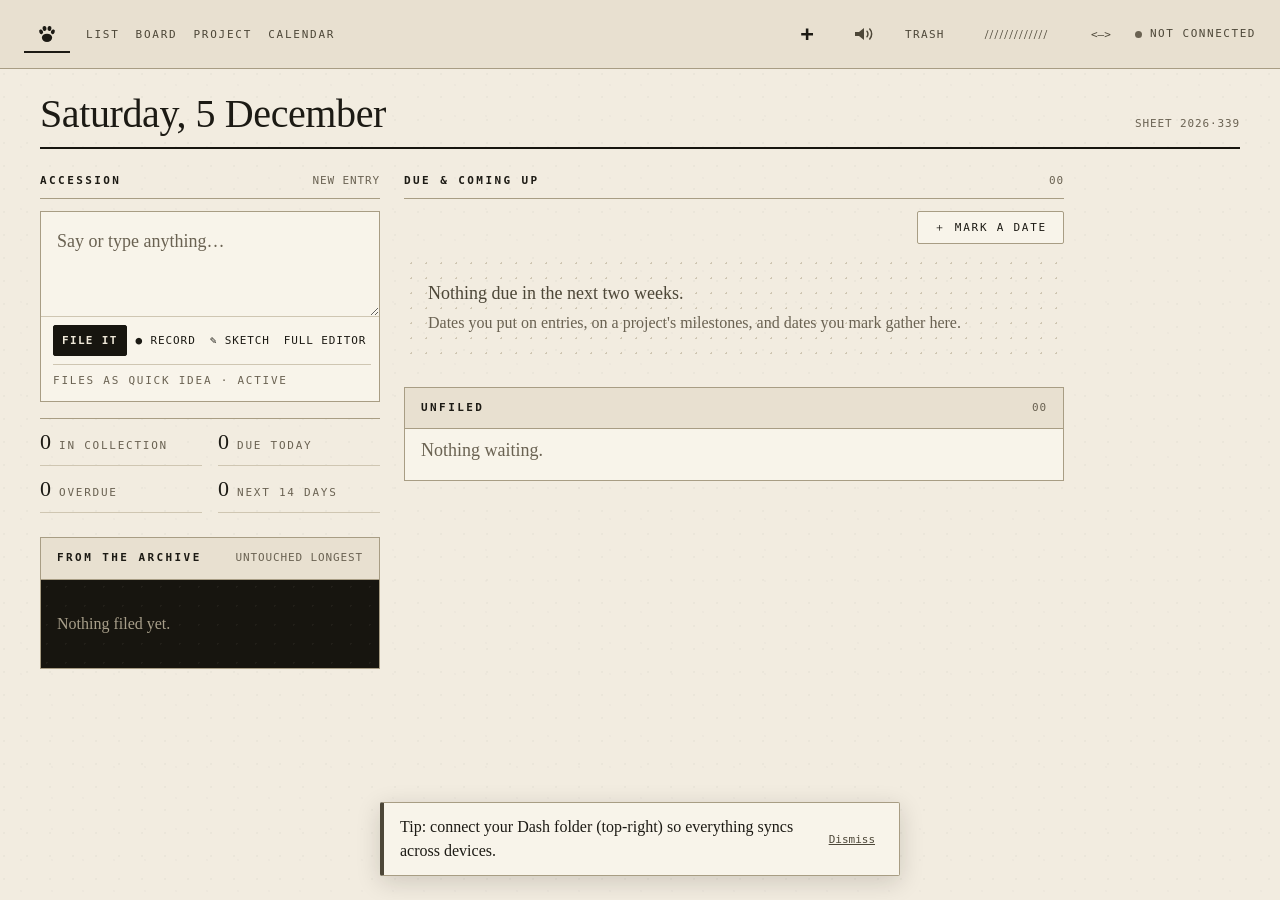
<file: index.html>
<!DOCTYPE html>
<html lang="en">
<head>
  <meta charset="utf-8" />
  <meta name="viewport" content="width=device-width, initial-scale=1, viewport-fit=cover" />
  <meta name="theme-color" content="#3f6f5b" />
  <title>Dash</title>
  <link rel="manifest" href="manifest.json" />
  <link rel="apple-touch-icon" href="icon-180.png" />
  <link rel="icon" href="icon.svg" type="image/svg+xml" />
  <meta name="apple-mobile-web-app-capable" content="yes" />
  <meta name="apple-mobile-web-app-title" content="Dash" />
  <link rel="stylesheet" href="css/tokens.css" />
  <link rel="stylesheet" href="css/app.css" />
  <!-- Projects overview is deliberately isolated so the chosen index-rail
       composition can evolve without perturbing the rest of Dash's chrome. -->
  <link rel="stylesheet" href="css/projects.css" />
  <link rel="stylesheet" href="css/interaction.css" />
  <!-- Calendar is one self-contained instrument panel with its own layout
       rules; isolated for the same reason projects.css is. -->
  <link rel="stylesheet" href="css/calendar.css" />
  <!-- The flip-numeral date input, used by every date field in Dash. -->
  <link rel="stylesheet" href="css/dateinput.css" />
  <link rel="stylesheet" href="css/desk-images.css" />
  <!-- Small additive pass: quiet desktop utilities + lighter Projects register. -->
  <link rel="stylesheet" href="css/ui-cleanup.css" />
  <!-- The Unfiled box on Home. Isolated for the same reason as the two files
       above: one self-contained surface, changeable on its own. -->
  <link rel="stylesheet" href="css/unfiled.css" />
  <!-- Round 1, October 2026: the Trash drawer, the "Mark a date" form, and the
       "desktop only" screen for touch devices (every rule in that last one is
       scoped to the .desktop-only-on class app.js sets on a touch device). -->
  <link rel="stylesheet" href="css/trash.css" />
  <link rel="stylesheet" href="css/datemark.css" />
  <link rel="stylesheet" href="css/desktop-only.css" />
</head>
<body>
  <div id="app"><!-- app.js builds the UI here --></div>
  <div id="toasts"></div>

  <!-- No build step: the browser runs these files exactly as uploaded (§13.1).
       The bootstrap starts Dash first, then adds the optional Desk-image layer. -->
  <script type="module" src="js/desk-images-bootstrap.js"></script>
  <!-- Shared item-editor hierarchy: quick capture first, organisational tools
       behind one native More details disclosure on phone and desktop. -->
  <script type="module" src="js/editor-details.js"></script>
  <!-- Desktop cleanup stays additive: existing controls keep their handlers. -->
  <script type="module" src="js/ui-cleanup.js"></script>

  <!-- Offline-first: register the service worker so the app shell works with
       no network (data is local anyway). (§13.2 #6) -->
  <script>
    const isLocalPreview = ["localhost", "127.0.0.1"].includes(location.hostname);

if ("serviceWorker" in navigator && isLocalPreview) {
  navigator.serviceWorker.getRegistrations().then((registrations) => {
    registrations.forEach((registration) => registration.unregister());
  });
}

if ("serviceWorker" in navigator && !isLocalPreview) {
      window.addEventListener("load", () => {
        navigator.serviceWorker.register("sw.js").catch(() => {
          /* not fatal — app still works online; see console */
        });
      });

      // ---- taking on a new version without throwing away a navigation ----
      //
      // sw.js calls skipWaiting() + clients.claim(), so a newly-installed
      // worker can take control while this tab is already open.
      //
      // Older Dash versions reloaded immediately on controllerchange. The
      // first fix deferred that reload after a pointer/key interaction, but it
      // left one narrow race: controllerchange could arrive a fraction before
      // the first pointerdown, start the reload, and the click could still
      // switch views before that already-started reload completed. Result:
      // Projects appeared briefly, then the cold-start reload landed on Home.
      //
      // The stronger rule is simpler: A VISIBLE DASH TAB NEVER FORCE-RELOADS
      // ITSELF FOR AN UPDATE. controllerchange only records that an update is
      // waiting. The reload happens when the document is hidden — switching
      // tabs/apps, locking the device, closing the PWA — when no live action can
      // be thrown away. If the page disappears without that event, the next
      // open is already controlled by the new worker anyway.
      let reloadedForUpdate = false;
      let updateWaiting = false;

      function reloadForUpdate() {
        if (reloadedForUpdate) return;
        reloadedForUpdate = true;
        window.location.reload();
      }

      navigator.serviceWorker.addEventListener("controllerchange", () => {
        updateWaiting = true;
        // Hidden already? There is no visible interaction to protect.
        if (document.visibilityState === "hidden") reloadForUpdate();
      });

      document.addEventListener("visibilitychange", () => {
        if (updateWaiting && document.visibilityState === "hidden") {
          reloadForUpdate();
        }
      });
    }
  </script>
</body>
</html>
</file>
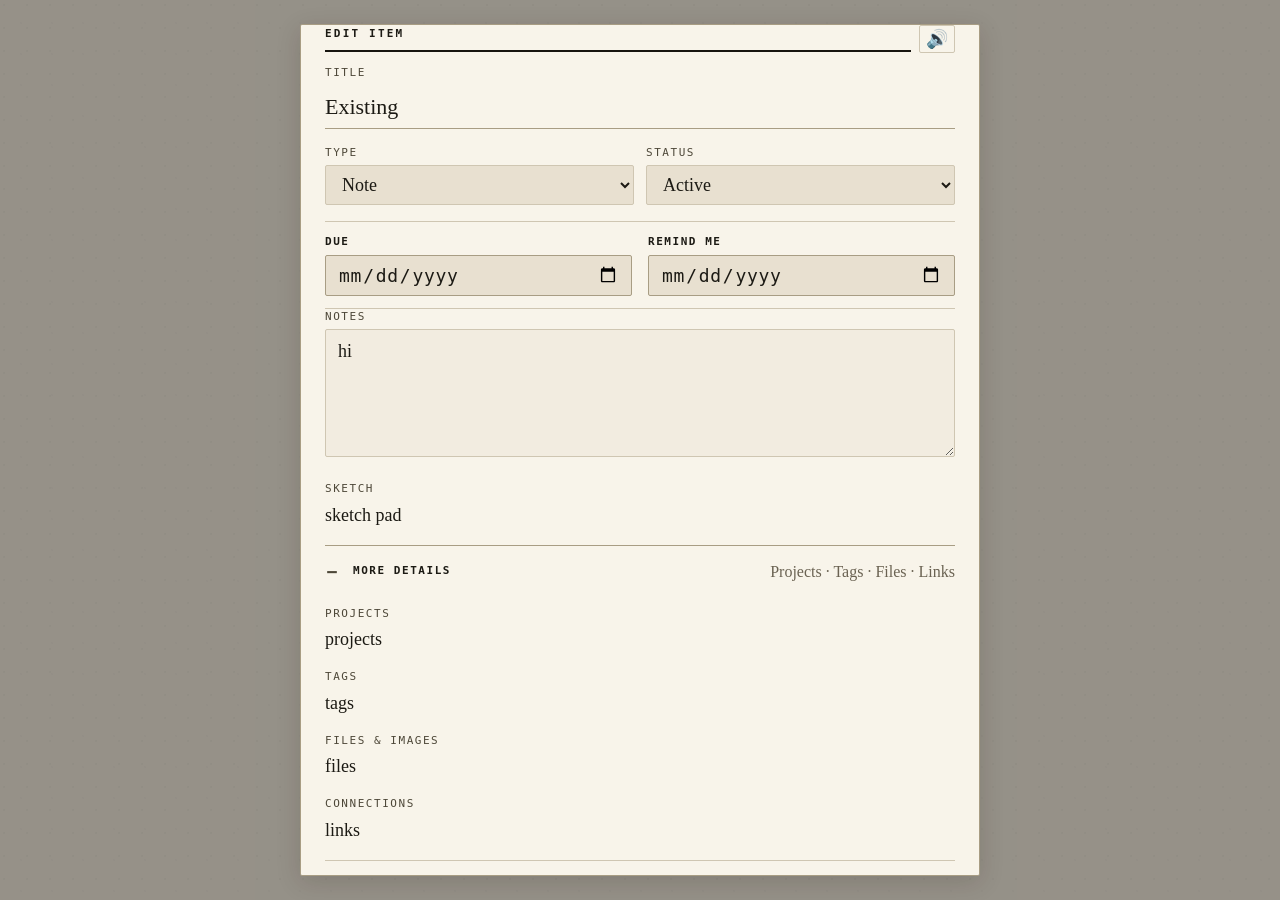
<file: test/edit.html>
<!doctype html><html><head><meta name="viewport" content="width=device-width"><link rel="stylesheet" href="css/tokens.css"><link rel="stylesheet" href="css/app.css"></head><body>
<div class="modal-scrim"><div class="modal" role="dialog">
<div style="display:flex;align-items:center;gap:var(--space-2);margin-bottom:var(--space-3)"><h2 style="margin:0;flex:1">Edit item</h2><button class="icon-btn">🔊</button></div>
<div class="field"><label>Title</label><input type="text" aria-label="Title" value="Existing"></div>
<div class="row"><div class="field"><label>Type</label><select><option>Note</option></select></div><div class="field"><label>Status</label><select><option>Active</option></select></div></div>
<div class="row"><div class="field"><label>Due</label><input type="date"></div><div class="field"><label>Remind me</label><input type="date"></div></div>
<div class="field"><label>Notes</label><textarea>hi</textarea></div>
<div class="field"><label>Sketch</label><div>sketch pad</div></div>
<div class="field"><label>Files &amp; images</label><div>files</div></div>
<div class="field"><label>Projects</label><div>projects</div></div>
<div class="field"><label>Tags</label><div>tags</div></div>
<div class="field"><label>Connections</label><div>links</div></div>
<div class="modal-actions"><button class="btn btn-danger">Delete</button><div class="spacer"></div><button class="btn btn-primary">Done</button></div>
</div></div>
<script type="module" src="js/editor-details.js"></script></body></html>
</file>
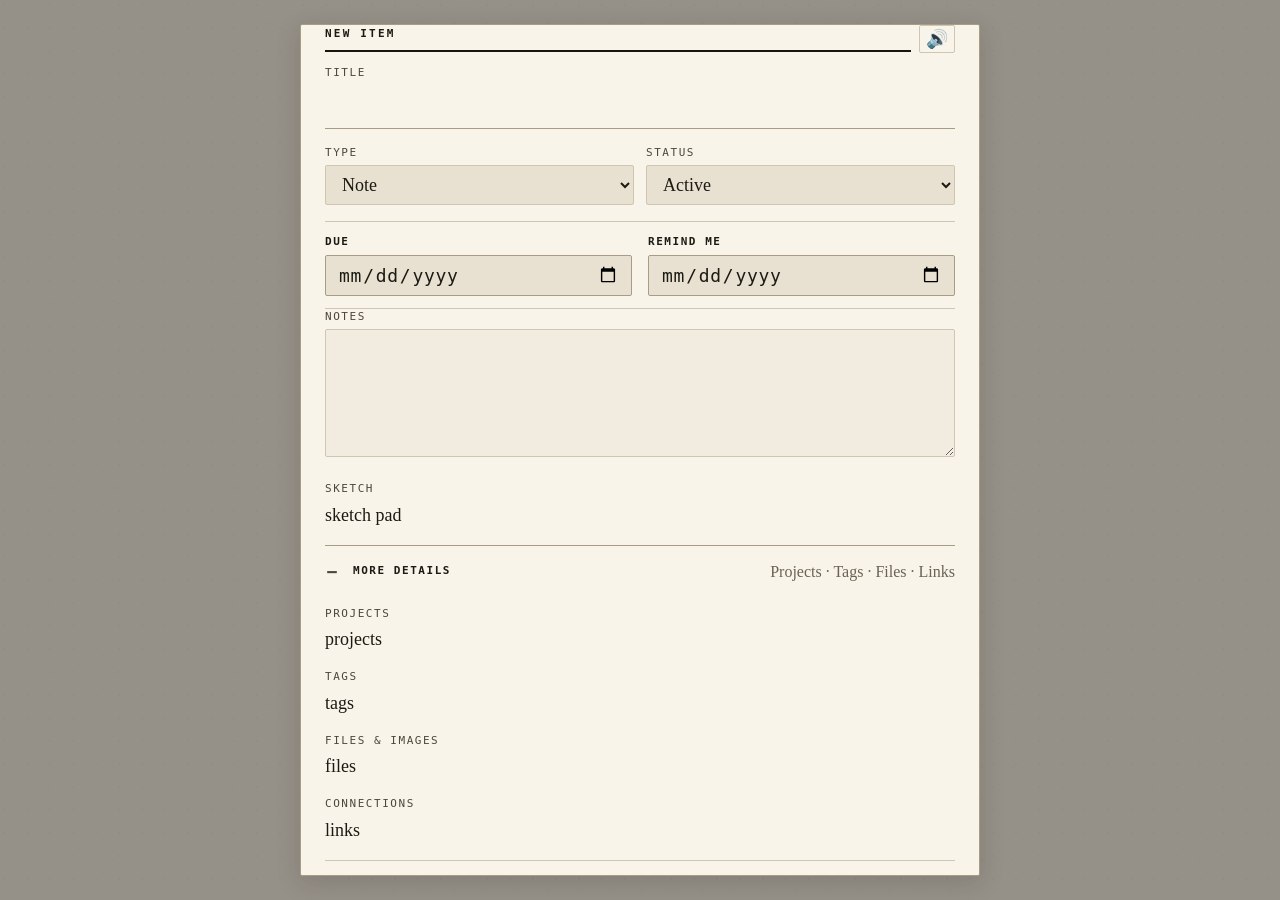
<file: test/new.html>
<!doctype html><html><head><meta name="viewport" content="width=device-width"><link rel="stylesheet" href="css/tokens.css"><link rel="stylesheet" href="css/app.css"></head><body>
<div class="modal-scrim"><div class="modal" role="dialog">
<div style="display:flex;align-items:center;gap:var(--space-2);margin-bottom:var(--space-3)"><h2 style="margin:0;flex:1">New item</h2><button class="icon-btn">🔊</button></div>
<div class="field"><label>Title</label><input type="text" aria-label="Title"></div>
<div class="row"><div class="field"><label>Type</label><select><option>Note</option></select></div><div class="field"><label>Status</label><select><option>Active</option></select></div></div>
<div class="row"><div class="field"><label>Due</label><input type="date"></div><div class="field"><label>Remind me</label><input type="date"></div></div>
<div class="field"><label>Notes</label><textarea></textarea></div>
<div class="field"><label>Sketch</label><div>sketch pad</div></div>
<div class="field"><label>Files &amp; images</label><div>files</div></div>
<div class="field"><label>Projects</label><div>projects</div></div>
<div class="field"><label>Tags</label><div>tags</div></div>
<div class="field"><label>Connections</label><div>links</div></div>
<div class="modal-actions"><button class="btn btn-danger">Delete</button><div class="spacer"></div><button class="btn btn-primary">Done</button></div>
</div></div>
<script type="module" src="js/editor-details.js"></script></body></html>
</file>
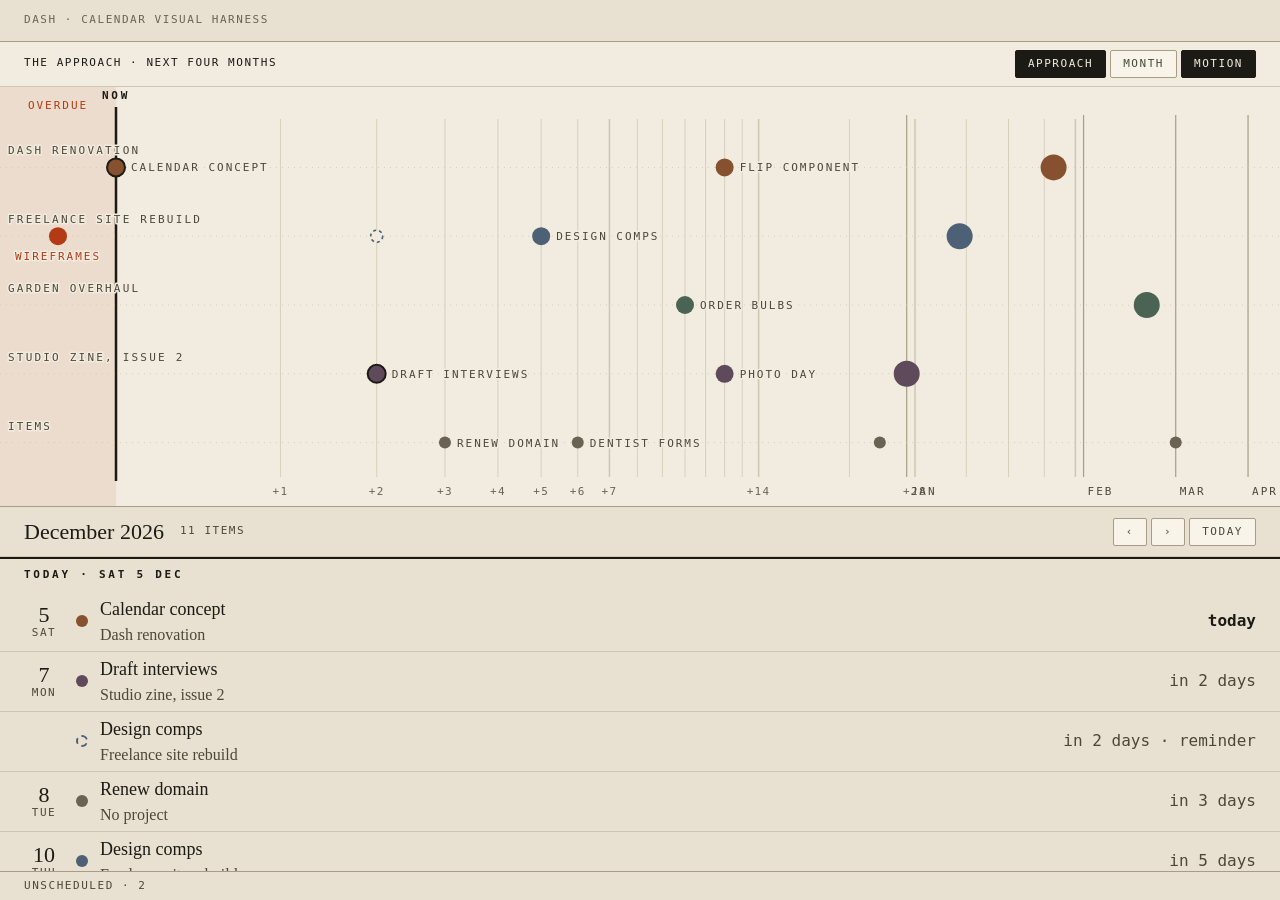
<file: tests/calendar-harness.html>
<!doctype html>
<!-- Scratch visual harness for the Calendar. Not deployed, not linked from
     anywhere, not in the service worker's SHELL: it exists so a person (or a
     headless browser) can LOOK at the instrument, which is the only way
     geometry is ever checked in this repo (§14.20 — "headless tests can check
     structure and data, never geometry").

     Serve the repo root (python3 -m http.server) and open
     /tests/calendar-harness.html. Module imports need http, not file:.

     ?heavy=1  a fortnight stuffed full, so the fog can be looked at at its
               ceiling; ?quiet=1 clears the next two weeks entirely.
     ?dark=1   the mount theme.
     ?w=1100   narrows the window to watch the shelf shed. -->
<html lang="en">
<head>
<meta charset="utf-8">
<title>calendar visual harness</title>
<link rel="stylesheet" href="../css/tokens.css">
<link rel="stylesheet" href="../css/app.css">
<link rel="stylesheet" href="../css/calendar.css">
<style>
  html, body { height: 100%; margin: 0; overflow: hidden; }
  /* mirrors index.html's real chrome closely enough for Calendar to be sized
     the way it is in the app: a column that owns the window, with the view
     host filling what is left under a topbar-sized strip */
  #app { height: 100vh; }
  .main { display: flex; flex-direction: column; min-width: 0; min-height: 0; height: 100vh; }
  .viewport { flex: 1; min-height: 0; overflow: auto; }
  .fake-topbar {
    flex: none; padding: var(--space-3) var(--space-5);
    border-bottom: 1px solid var(--border-strong); background: var(--surface-sunken);
    font-family: var(--font-mono); font-size: var(--text-label);
    letter-spacing: 0.14em; text-transform: uppercase; color: var(--text-faint);
  }
</style>
</head>
<body>
<div id="app"><div class="main">
  <div class="fake-topbar">Dash · calendar visual harness</div>
  <div class="viewport"><div class="catalog-layout"><div id="view-host"></div></div></div>
</div></div>
<script type="module">
import { Store } from "../js/store.js";
import { calendarView } from "../js/views/calendar.js";
import { todayISO } from "../js/milestones.js";

const params = new URLSearchParams(location.search);
if (params.get("dark") === "1") document.documentElement.setAttribute("data-theme", "dark");
if (params.get("w")) document.getElementById("app").style.maxWidth = params.get("w") + "px";

const TODAY = todayISO();
function plus(n) {
  const [y, m, d] = TODAY.split("-").map(Number);
  const dt = new Date(y, m - 1, d + n, 12);
  return `${dt.getFullYear()}-${String(dt.getMonth()+1).padStart(2,"0")}-${String(dt.getDate()).padStart(2,"0")}`;
}

const store = new Store();
function project(title, color, phases) {
  const pid = store.createItem({ title, type: "project" });
  store.setField(pid, "color", color);
  for (const [label, offset, extra = {}] of phases) {
    const mid = store.addMilestone(pid, { label });
    if (offset !== null) store.setMilestoneField(pid, mid, "date", plus(offset));
    if (extra.done) store.setMilestoneField(pid, mid, "done", new Date().toISOString());
    if (extra.remind != null) store.setMilestoneField(pid, mid, "remind", plus(extra.remind));
  }
  return pid;
}

project("Dash renovation", "clay", [
  ["Repo setup", -196, { done: true }],
  ["Board metadata", -6, { done: true }],
  ["Calendar concept", 0],
  ["Flip component", 12],
  ["Calendar live", 51, {}],
]);
project("Freelance site rebuild", "blue", [
  ["Contract signed", -105, { done: true }],
  ["Wireframes", -4],
  ["Design comps", 5, { remind: 2 }],
  ["Launch", 34],
]);
project("Studio zine, issue 2", "plum", [
  ["Issue 1 out", -84, { done: true }],
  ["Draft interviews", 2],
  ["Photo day", 12],
  ["Distribution plan", null],
  ["Print deadline", 27],
]);
project("Garden overhaul", "green", [
  ["Beds built", -126, { done: true }],
  ["Order bulbs", 10],
  ["Fence repair", null],
  ["Winterize", 76],
]);

for (const [title, offset] of [["Renew domain", 3], ["Dentist forms", 6], ["Quarterly taxes", 24], ["Passport renewal", 86]]) {
  const id = store.createItem({ title });
  store.setField(id, "due", `${plus(offset)}T12:00:00.000Z`);
}

const viewLocal = {};
const ctx = {
  store, viewLocal, selection: { active: false }, sync: null,
  onOpen: (id) => console.log("open", id), onNew(){},
  isCollapsed: () => false, toggleCollapse(){},
  holdRenders: () => () => {}, rerender: draw,
};
function draw() { calendarView.render(null, ctx, document.getElementById("view-host")); }
draw();

// The gauge across its range — by seeding real work, not by poking the fog,
// so what you are looking at is the actual loadScore -> fog path.
//   ?heavy=1   a fortnight stuffed full
//   ?quiet=1   nothing at all in the next two weeks
if (params.get("heavy") === "1") {
  const pid = project("Overload", "ochre", []);
  for (let i = 0; i < 16; i++) {
    const mid = store.addMilestone(pid, { label: `Phase ${i + 1}` });
    store.setMilestoneField(pid, mid, "date", plus((i % 14) - 3));
  }
  draw();
}
if (params.get("quiet") === "1") {
  for (const p of store.projects()) {
    for (const m of (p.milestones || [])) {
      if (m.date && !m.done) store.setMilestoneField(p.id, m.mid, "date", plus(60));
    }
  }
  draw();
}

window.__cal = { store, viewLocal, draw };
</script>
</body>
</html>
</file>
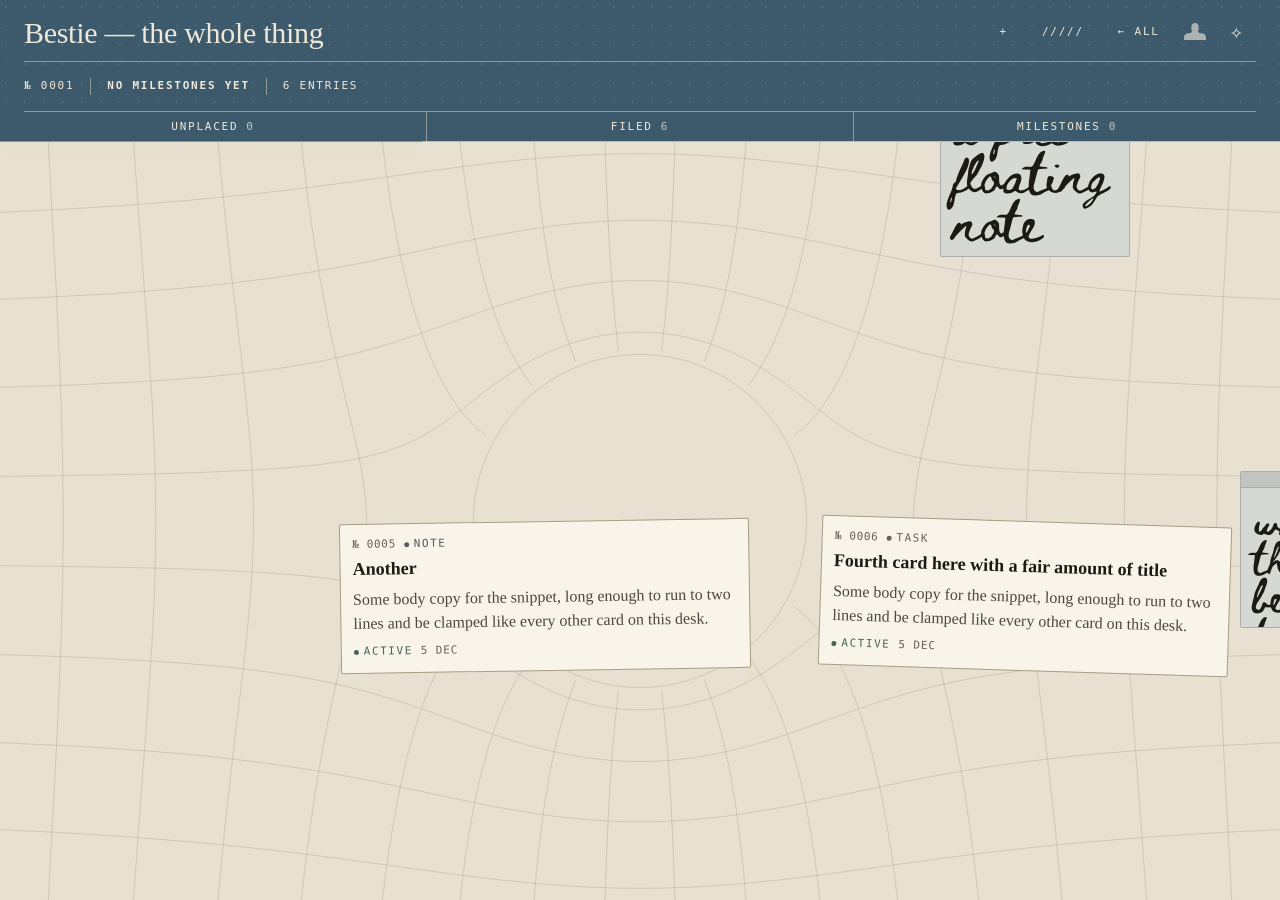
<file: tests/visual-harness.html>
<!doctype html>
<!-- Scratch visual harness. Not deployed, not linked from anywhere: it exists
     so a person (or a headless browser) can LOOK at the desk, which is the only
     way geometry is ever checked in this repo (§14.20). -->
<html lang="en">
<head>
<meta charset="utf-8">
<title>desk visual harness</title>
<link rel="stylesheet" href="../css/tokens.css">
<link rel="stylesheet" href="../css/app.css">
<style>
  body{margin:0}
  /* mirrors index.html's real chrome closely enough for the desk to be sized
     the way it is in the app: a column that owns the window, with the view
     host scrolling inside it */
  .main{display:flex;flex-direction:column;min-width:0;min-height:0}
</style>
</head>
<body>
<div id="app"><div class="main"><div class="viewport"><div id="view-host"></div></div></div></div>
<script type="module">
import { Store, PROJECT_LINK } from "../js/store.js";
import { renderProjectPage } from "../js/views/desk.js";

const store = new Store();
const pid = store.createItem({ title: "Bestie — the whole thing", type: "project" });
store.setField(pid, "color", "#3d5a6c");

const titles = [
  "Short one",
  "A middling sort of title that wraps a bit",
  "The very longest title in the project, long enough to reach the maximum card width and then some more",
  "Another",
  "Fourth card here with a fair amount of title",
  "Fifth",
];
const ids = titles.map((t, i) => {
  const id = store.createItem({ title: t, type: i % 2 ? "note" : "task" });
  store.setField(id, "body", "Some body copy for the snippet, long enough to run to two lines and be clamped like every other card on this desk.");
  store.assignToProject(id, pid);
  return id;
});
ids.forEach((id, i) => store.placeOnDesk(id, pid, { x: 1900 + (i % 3) * 480, y: 1150 + Math.floor(i / 3) * 300 }, i + 1));

// a clip of three, with a post-it attached at its own offset
const cid = store.addClip(pid);
for (const id of ids.slice(0, 3)) store.setDeskField(id, pid, "clip", cid);
store.addNote(pid, { text: "why these three belong together", clip: cid, offset: { dx: -60, dy: 250 } });
store.addNote(pid, { text: "a free-floating note", pos: { x: 2500, y: 1000 } });

const viewLocal = {};
const ctx = {
  store, viewLocal, selection: { active: false }, onOpen(){}, sync: null,
  holdRenders: () => () => {}, rerender: draw,
};
function draw() {
  const host = document.getElementById("view-host");
  host.innerHTML = "";
  const wrap = document.createElement("div");
  wrap.className = "sheet-page sheet-page-desk";
  const page = renderProjectPage(store, store.get(pid), ctx,
    { onBack(){}, onEdit(){}, onNew(){}, onAdd(){} });
  wrap.appendChild(page);
  host.appendChild(wrap);
  if (page._deskMount) page._deskMount();
}
window.__desk = { store, pid, cid, ids, viewLocal, draw };
draw();
</script>
</body>
</html>
</file>
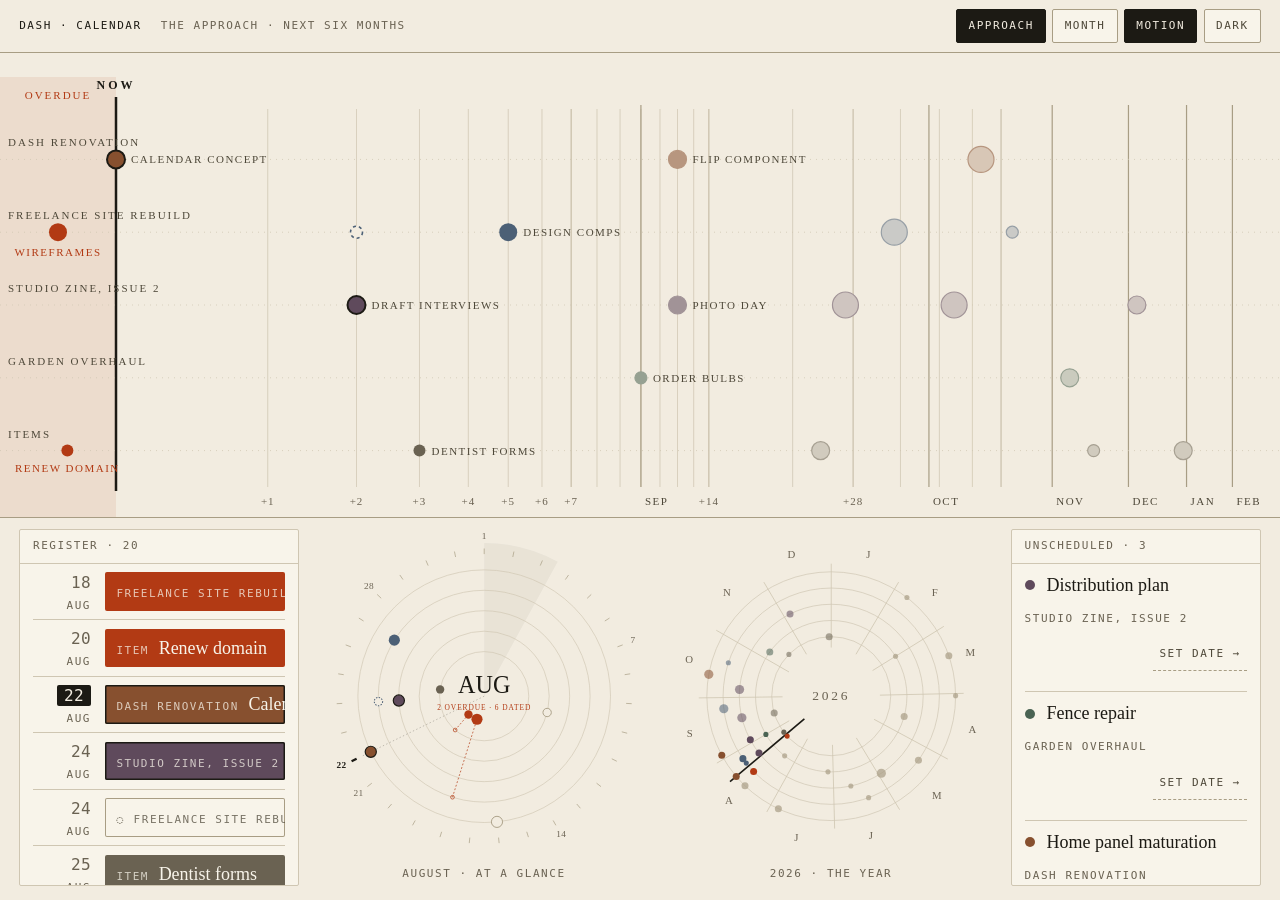
<file: docs/calendar-design/dash-calendar-instrument.html>
<!DOCTYPE html>
<html lang="en">
<head>
<meta charset="utf-8">
<meta name="viewport" content="width=device-width, initial-scale=1">
<title>Dash Calendar — The Instrument v3 · one screen</title>
<style>

:root {
  --text-scale: 1;
  --surface:        #f2ece0;
  --surface-raised: #f8f4ea;
  --surface-sunken: #e8e0d0;
  --border:         #cfc6b2;
  --border-strong:  #a89d84;
  --mount:          #17150f;
  --mount-soft:     #211e16;
  --rule-mount:     #3a352a;
  --ink-on-mount:       #efe8d8;
  --ink-on-mount-muted: #a89f8a;
  --text-primary:  #1c1a14;
  --text-muted:    #4d4738;
  --text-faint:    #6a6252;
  --text-on-accent:#f8f4ea;
  --ember:         #b23a14;
  --ember-ink:     var(--text-on-accent);
  --color-green:  #4a6353;
  --color-clay:   #87502f;
  --color-blue:   #4c6076;
  --color-plum:   #5f4a5c;
  --font-body:    "Iowan Old Style", "Palatino Linotype", Palatino, Georgia, serif;
  --font-display: "Dash Canyon Local", "Iowan Old Style", "Palatino Linotype", Palatino, Georgia, serif;
  --font-mono:    ui-monospace, "SF Mono", Menlo, Consolas, monospace;
  --text-base: calc(1.125rem * var(--text-scale));
  --text-sm:   calc(1rem     * var(--text-scale));
  --text-lg:   calc(1.375rem * var(--text-scale));
  --text-2xl:  calc(2.5rem   * var(--text-scale));
  --text-3xl:  calc(3.5rem   * var(--text-scale));
  --text-label:calc(0.6875rem * var(--text-scale));
  --radius: 2px;
  --tap-min: 44px;
  --transition: 140ms ease;

  /* ---- proposed Calendar tokens (the dye ramp) ---- */
  --cal-dye-near: 100%;   /* 0–2 days out: full dye, hard edge */
  --cal-dye-soon: 100%;   /* 3–7 days: full dye, soft edge */
  --cal-dye-mid:  55%;    /* 8–14 days: dye thinning, grain arrives */
  --cal-dye-far:  24%;    /* beyond: mostly paper, grain */
}
:root[data-theme="dark"] {
  --surface:        #17150f;
  --surface-raised: #211e16;
  --surface-sunken: #100e09;
  --border:         #3a352a;
  --border-strong:  #524c3d;
  --mount:          #100e09;
  --mount-soft:     #191710;
  --ink-on-mount:       #efe8d8;
  --ink-on-mount-muted: #a89f8a;
  --text-primary: #efe8d8;
  --text-muted:   #c3bba7;
  --text-faint:   #928a76;
  --text-on-accent:#17150f;
  --ember:        #ef7a4e;
  --color-green:  #7fa38c;
  --color-clay:   #cf8a63;
  --color-blue:   #7f9bb8;
  --color-plum:   #a988a6;
}

* { box-sizing: border-box; margin: 0; }
html, body { background: var(--surface); color: var(--text-primary); }
body {
  font-family: var(--font-body); font-size: var(--text-base); line-height: 1.5;
  padding: 2.5rem clamp(1rem, 4vw, 3.5rem) 4rem; max-width: 1500px; margin: 0 auto;
}
button { font: inherit; color: inherit; background: none; border: none; cursor: pointer; }
.mk { font-family: var(--font-mono); font-size: var(--text-label); letter-spacing: 0.14em; text-transform: uppercase; color: var(--text-faint); }

header { margin-bottom: 1.5rem; }
.topline { display: flex; justify-content: space-between; align-items: baseline; gap: 1rem; flex-wrap: wrap; }
.controls { display: flex; gap: 0.5rem; }
.ctl {
  font-family: var(--font-mono); font-size: var(--text-label); letter-spacing: 0.14em; text-transform: uppercase;
  min-height: var(--tap-min); padding: 0 1rem; border: 1px solid var(--border-strong);
  border-radius: var(--radius); color: var(--text-muted); background: var(--surface-raised);
}
.ctl[aria-pressed="true"] { background: var(--text-primary); color: var(--surface); border-color: var(--text-primary); }
.ctl:focus-visible { outline: none; box-shadow: 0 0 0 2px var(--surface), 0 0 0 4px var(--text-primary); }
h1 { font-family: var(--font-display); font-size: var(--text-3xl); font-weight: 400; line-height: 1.05; margin-top: 0.75rem; }
.monthnav { display: inline-flex; gap: 0.25rem; margin-left: 0.75rem; vertical-align: 0.5rem; }
.monthnav .ctl { min-height: 36px; padding: 0 0.75rem; }
.intro { color: var(--text-muted); max-width: 66ch; margin-top: 1rem; }

/* grain — tiled SVG noise, would ship as dash/assets/grain.svg */
.grain { position: relative; }
.grain::after {
  content: ""; position: absolute; inset: 0; pointer-events: none; border-radius: inherit;
  background-image: url("data:image/svg+xml,%3Csvg xmlns='http://www.w3.org/2000/svg' width='140' height='140'%3E%3Cfilter id='n'%3E%3CfeTurbulence type='fractalNoise' baseFrequency='0.85' numOctaves='2' stitchTiles='stitch'/%3E%3C/filter%3E%3Crect width='140' height='140' filter='url(%23n)'/%3E%3C/svg%3E");
  opacity: 0.45; mix-blend-mode: overlay;
}

/* ============================================================
   THE MARK GRAMMAR — one ramp, everywhere
   (hue = which project · dye/grain/edge = how soon · size = weight)
   ============================================================ */
.chit {
  position: relative; overflow: hidden;
  border-radius: var(--radius);
  font-family: var(--font-mono); font-size: var(--text-label);
  letter-spacing: 0.09em; text-transform: uppercase; line-height: 1.35;
  white-space: nowrap; text-overflow: ellipsis;
  background: color-mix(in srgb, var(--pc) var(--dye, 100%), var(--surface));
  color: var(--text-on-accent);
}
.chit.mid, .chit.far { color: var(--text-primary); }
.chit.near { box-shadow: inset 0 0 0 1.5px var(--text-primary); }
.chit.overdue { background: var(--ember); color: var(--ember-ink); }
.chit.done { background: var(--surface-sunken); color: var(--text-faint); text-decoration: line-through; }
.chit.remind { background: transparent; color: var(--text-muted); box-shadow: inset 0 0 0 1px var(--border-strong); }
.chit.remind::before { content: "◌ "; }

/* ============================================================
   MONTH — THE FACE: dial + register, one instrument
   ============================================================ */
.facewrap { display: grid; grid-template-columns: minmax(420px, 7fr) minmax(300px, 5fr); gap: 2.5rem; align-items: start; }
.dial { width: 100%; display: block; }
.sweepgrp { transform-origin: 50% 50%; animation: sweep 75s linear infinite; }
:root[data-motion="off"] .sweepgrp { display: none; }
@keyframes sweep { from { transform: rotate(0deg);} to { transform: rotate(360deg);} }
@media (prefers-reduced-motion: reduce) { .sweepgrp { display: none; } }
.dial .mark { cursor: pointer; }
.dial .mark.hot { stroke: var(--text-primary); stroke-width: 2.5; }

/* the register — the month's entries as a readable column */
.register { border-top: 1px solid var(--border-strong); }
.reg-row {
  display: grid; grid-template-columns: 64px 1fr; gap: 0.9rem; align-items: center;
  padding: 7px 0; border-bottom: 1px solid var(--border);
}
.reg-row .d { text-align: right; }
.reg-row .dnum { font-family: var(--font-mono); font-size: var(--text-lg); color: var(--text-faint); letter-spacing: 0.02em; }
.reg-row.is-today .dnum { background: var(--text-primary); color: var(--surface); padding: 1px 7px; border-radius: var(--radius); }
.reg-row .chit { display: flex; align-items: baseline; gap: 0.6rem; padding: 7px 11px; overflow: hidden; }
.reg-row .chit .ctx { opacity: 0.75; font-size: var(--text-label); }
.reg-row .chit .t { font-family: var(--font-body); font-size: var(--text-base); text-transform: none; letter-spacing: 0; }
.reg-row .chit.w3 .t { font-size: var(--text-lg); }
.reg-row.hot .chit { box-shadow: inset 0 0 0 1.5px var(--text-primary); }
.reg-head { padding: 0.9rem 0 0.5rem; }
.reg-head .mk.ember { color: var(--ember); }

/* ============================================================
   AGENDA — THE REGISTER FEED (same rows, rolling five weeks)
   ============================================================ */
.feed { border-top: 1px solid var(--border-strong); }
.feed .reg-row { grid-template-columns: 110px 1fr; padding: 10px 0; }
.feed .reg-row .dnum { font-size: var(--text-2xl); color: var(--text-primary); white-space: nowrap; }
.feed .reg-row.is-today .dnum { color: var(--surface); }
.dmon { display: block; margin-top: 2px; }
.feed .rows { display: flex; flex-direction: column; gap: 6px; }
.hidden { display: none !important; }

/* ============================================================
   UNSCHEDULED TRAY — with the flip mechanism in place
   ============================================================ */
.tray { margin-top: 2.5rem; background: var(--surface-sunken); border-radius: var(--radius); }
.tray summary { list-style: none; cursor: pointer; display: flex; align-items: center; gap: 0.75rem; min-height: var(--tap-min); padding: 0 1rem; }
.tray summary::-webkit-details-marker { display: none; }
.tray[open] summary { border-bottom: 1px solid var(--border); }
.trayrow { display: flex; align-items: center; gap: 0.75rem; padding: 0.6rem 1rem; border-bottom: 1px solid var(--border); flex-wrap: wrap; }
.trayrow:last-child { border-bottom: none; }
.dot { width: 10px; height: 10px; border-radius: 999px; flex: none; }
.setdate { margin-left: auto; font-family: var(--font-mono); font-size: var(--text-label); letter-spacing: 0.14em; text-transform: uppercase; color: var(--text-muted); border-bottom: 1px dashed var(--border-strong); min-height: 32px; }
.flip-slot { flex-basis: 100%; }

/* ============================================================
   FLIP-NUMERAL DATE — the setting mechanism
   ============================================================ */
.flipdate {
  display: inline-flex; align-items: center; gap: 10px;
  background: var(--surface-raised); border: 1px solid var(--border);
  border-radius: 6px; padding: 12px 14px; margin: 10px 0 4px;
}
.fd-unit {
  position: relative; border-radius: 4px; background: var(--mount);
  color: var(--ink-on-mount); font-family: var(--font-mono);
  text-align: center; user-select: none; touch-action: none; cursor: ns-resize;
  perspective: 260px;
}
.fd-unit:focus-visible { outline: none; box-shadow: 0 0 0 2px var(--surface), 0 0 0 4px var(--text-primary); }
.fd-day   { width: 64px; height: 76px; font-size: 40px; }
.fd-month { width: 84px; height: 76px; font-size: 30px; letter-spacing: 0.06em; }
.fd-year  { width: 96px; height: 76px; font-size: 30px; }
.fd-half { position: absolute; left: 0; right: 0; height: 50%; overflow: hidden; display: flex; justify-content: center; }
.fd-top { top: 0; border-radius: 4px 4px 0 0; background: var(--mount); border-bottom: 1px solid var(--rule-mount); }
.fd-bottom { bottom: 0; border-radius: 0 0 4px 4px; background: var(--mount-soft); }
.fd-half > span { flex: none; line-height: 76px; height: 76px; }
.fd-bottom > span { transform: translateY(-50%); }
.fd-flap { position: absolute; left: 0; right: 0; height: 50%; overflow: hidden; display: none; justify-content: center; backface-visibility: hidden; }
.fd-flap > span { flex: none; line-height: 76px; height: 76px; }
.fd-flap-top { top: 0; transform-origin: bottom; background: var(--mount); border-radius: 4px 4px 0 0; border-bottom: 1px solid var(--rule-mount); }
.fd-flap-bottom { top: 50%; transform-origin: top; background: var(--mount-soft); border-radius: 0 0 4px 4px; }
.fd-flap-bottom > span { transform: translateY(-50%); }
.fd-unit .fd-hint {
  position: absolute; left: 0; right: 0; bottom: -22px;
  font-size: 10px; letter-spacing: 0.16em; color: var(--text-faint); line-height: 1;
}
.flipdate .fd-actions { display: flex; flex-direction: column; gap: 6px; margin-left: 4px; }
.fd-btn {
  font-family: var(--font-mono); font-size: var(--text-label); letter-spacing: 0.12em; text-transform: uppercase;
  border: 1px solid var(--border-strong); border-radius: var(--radius);
  min-height: 34px; padding: 0 0.8rem; color: var(--text-muted); background: var(--surface-raised);
}
.fd-btn.primary { background: var(--text-primary); color: var(--surface); border-color: var(--text-primary); }
.fd-typed { display: none; margin-left: 6px; }
.flipdate.typing .fd-typed { display: inline-block; }
.fd-typed input { font: inherit; font-family: var(--font-mono); font-size: var(--text-base); padding: 8px; border: 1px solid var(--border-strong); border-radius: var(--radius); background: var(--surface-raised); color: var(--text-primary); min-height: var(--tap-min); }
@media (prefers-reduced-motion: reduce) { .fd-flap { display: none !important; } }

/* ================= v3: one screen, no page scroll ================= */
html, body { height: 100%; overflow: hidden; }
body { padding: 0; max-width: none; }
.app { display: grid; height: 100vh; grid-template-rows: auto minmax(0, 1.15fr) minmax(0, 1fr); }
.bar { display: flex; align-items: center; gap: 1.2rem; padding: 0.55rem 1.2rem; border-bottom: 1px solid var(--border-strong); }
.bar .brand { color: var(--text-primary); }
.bar .controls { margin-left: auto; display: flex; gap: 0.4rem; }
.bar .ctl { min-height: 34px; padding: 0 0.7rem; }
.bar .monthnav { margin-left: 0; vertical-align: 0; }
.bar .monthnav .ctl { min-height: 30px; }

.stripzone { position: relative; overflow: hidden; }
.stripzone svg { display: block; }
.strip-mark { cursor: pointer; }
.strip-mark:focus { outline: none; }
.strip-mark.hot { stroke: var(--text-primary) !important; stroke-width: 2.5 !important; }

/* in-place tooltip */
.tip {
  position: absolute; z-index: 5; pointer-events: none;
  background: var(--mount); color: var(--ink-on-mount);
  border-radius: 4px; padding: 8px 12px; max-width: 300px;
  box-shadow: 0 6px 24px rgba(23,21,15,0.16);
  display: none;
}
.tip .mk { color: var(--ink-on-mount-muted); display: block; margin-bottom: 1px; }
.tip .t { font-family: var(--font-body); font-size: var(--text-base); display: block; white-space: nowrap; overflow: hidden; text-overflow: ellipsis; }
.tip .when { font-family: var(--font-mono); font-size: var(--text-label); letter-spacing: 0.1em; display: block; margin-top: 2px; }
.tip .when.ember { color: var(--ember); }
.tip::after {
  content: ""; position: absolute; top: 100%; left: var(--arrow-x, 50%);
  transform: translateX(-50%);
  border: 6px solid transparent; border-top-color: var(--mount);
}
.tip.below::after { top: auto; bottom: 100%; border-top-color: transparent; border-bottom-color: var(--mount); }

/* the shelf: register · dial · year · tray, all visible */
.shelf { display: grid; grid-template-columns: minmax(280px, 1.15fr) auto auto minmax(250px, 0.9fr); gap: 1.1rem; padding: 0.7rem 1.2rem 0.9rem; border-top: 1px solid var(--border-strong); min-height: 0; }
.panel { display: flex; flex-direction: column; min-height: 0; background: var(--surface-raised); border: 1px solid var(--border); border-radius: var(--radius); }
.phead { padding: 0.5rem 0.8rem; border-bottom: 1px solid var(--border); flex: none; }
.pbody { overflow: auto; min-height: 0; padding: 0 0.8rem 0.5rem; }
.pbody .reg-row { grid-template-columns: 58px 1fr; padding: 5px 0; }
.pbody .reg-row .dnum { font-size: var(--text-sm); }
.pbody .trayrow { padding: 0.5rem 0; }
.pbody .flipdate { transform: scale(0.8); transform-origin: left top; }
.instr { position: relative; display: flex; flex-direction: column; align-items: center; min-height: 0; }
.instr svg { height: calc(100% - 22px); width: auto; max-width: 100%; }
.instr .cap { margin-top: 2px; flex: none; }
@media (max-width: 1250px){ .instr-year { display: none; } .shelf { grid-template-columns: minmax(260px, 1.1fr) auto minmax(230px, 0.9fr); } }
@media (max-width: 950px){ .instr-dial { display: none; } .shelf { grid-template-columns: 1fr 1fr; } }
</style>
</head>
<body>
<div class="app">
  <header class="bar">
    <span class="mk brand">Dash · Calendar</span>
    <span class="mk" id="modeTitle">The approach</span>
    <span class="monthnav" style="visibility:hidden">
      <button class="ctl" id="btnPrev" aria-label="Previous month">‹</button>
      <button class="ctl" id="btnNext" aria-label="Next month">›</button>
    </span>
    <div class="controls" role="group" aria-label="View controls">
      <button class="ctl" id="btnApproach" aria-pressed="true">Approach</button>
      <button class="ctl" id="btnMonth" aria-pressed="false">Month</button>
      <button class="ctl" id="btnMotion" aria-pressed="true">Motion</button>
      <button class="ctl" id="btnDark" aria-pressed="false">Dark</button>
    </div>
  </header>

  <section class="stripzone" id="stripWrap" aria-label="The approach">
    <svg id="stripSvg" role="list" aria-label="Dated entries approaching now"></svg>
    <div class="tip" id="tip"></div>
  </section>

  <section class="shelf">
    <div class="panel">
      <div class="phead mk" id="regCount">Register · 0</div>
      <div class="pbody" id="regBody"></div>
    </div>
    <div class="instr instr-dial">
      <svg id="dialSvg" viewBox="0 0 720 720" role="img" aria-label="Month at a glance"></svg>
      <div class="tip" id="tipDial"></div>
      <span class="mk cap" id="dialCap">at a glance</span>
    </div>
    <div class="instr instr-year">
      <svg id="yearSvg" viewBox="0 0 240 240" role="img" aria-label="The year, dense"></svg>
      <span class="mk cap">2026 · the year</span>
    </div>
    <div class="panel">
      <div class="phead mk" id="trayCount">Unscheduled · 0</div>
      <div class="pbody" id="trayBody"></div>
    </div>
  </section>
</div>

<script>

const TODAY = "2026-08-22";
const PROJECTS = {
  dash:   { title: "Dash renovation",        v: "--color-clay"  },
  site:   { title: "Freelance site rebuild", v: "--color-blue"  },
  zine:   { title: "Studio zine, issue 2",   v: "--color-plum"  },
  garden: { title: "Garden overhaul",        v: "--color-green" },
};
const LANES = ["dash","site","zine","garden",null];
const ENTRIES = [
  { p:"garden", label:"Clear beds",       date:"2026-08-10", kind:"due", w:1, done:true },
  { p:"dash",   label:"Board metadata",   date:"2026-08-16", kind:"due", w:2, done:true },
  { p:"site",   label:"Wireframes",       date:"2026-08-18", kind:"due", w:2 },
  { p:null,     label:"Renew domain",     date:"2026-08-20", kind:"due", w:1 },
  { p:"dash",   label:"Calendar concept", date:"2026-08-22", kind:"due", w:2 },
  { p:"zine",   label:"Draft interviews", date:"2026-08-24", kind:"due", w:2 },
  { p:"site",   label:"Design comps",     date:"2026-08-24", kind:"remind", w:1 },
  { p:null,     label:"Dentist forms",    date:"2026-08-25", kind:"due", w:1 },
  { p:"site",   label:"Design comps",     date:"2026-08-27", kind:"due", w:2 },
  { p:"garden", label:"Order bulbs",      date:"2026-09-01", kind:"due", w:1 },
  { p:"dash",   label:"Flip component",   date:"2026-09-03", kind:"due", w:2 },
  { p:"zine",   label:"Photo day",        date:"2026-09-03", kind:"due", w:2 },
  { p:null,     label:"Quarterly taxes",  date:"2026-09-15", kind:"due", w:2 },
  { p:"zine",   label:"Print deadline",   date:"2026-09-18", kind:"due", w:3 },
  { p:"site",   label:"Launch",           date:"2026-09-25", kind:"due", w:3 },
];
// the rest of 2026, for the year radar's density (in the build this is just a
// wider entriesFor() window — same source layer, nothing new)
const YEAR_EXTRA = [
  { p:"dash",   label:"Repo setup",      date:"2026-02-08", kind:"due", w:1, done:true },
  { p:"dash",   label:"Desk view",       date:"2026-03-14", kind:"due", w:2, done:true },
  { p:"dash",   label:"Pet",             date:"2026-04-02", kind:"due", w:1, done:true },
  { p:"garden", label:"Seed order",      date:"2026-03-01", kind:"due", w:1, done:true },
  { p:"garden", label:"Beds built",      date:"2026-04-18", kind:"due", w:2, done:true },
  { p:"site",   label:"Contract signed", date:"2026-05-09", kind:"due", w:2, done:true },
  { p:"site",   label:"Content audit",   date:"2026-06-12", kind:"due", w:1, done:true },
  { p:"zine",   label:"Issue 1 out",     date:"2026-05-30", kind:"due", w:3, done:true },
  { p:"zine",   label:"Retro",           date:"2026-06-20", kind:"due", w:1, done:true },
  { p:"dash",   label:"Milestones",      date:"2026-07-28", kind:"due", w:2, done:true },
  { p:"garden", label:"Mulch",           date:"2026-07-05", kind:"due", w:1, done:true },
  { p:"zine",   label:"Issue 2 ship",    date:"2026-10-06", kind:"due", w:3 },
  { p:"site",   label:"Retainer review", date:"2026-10-20", kind:"due", w:1 },
  { p:"dash",   label:"Calendar live",   date:"2026-10-12", kind:"due", w:3 },
  { p:"garden", label:"Winterize",       date:"2026-11-07", kind:"due", w:2 },
  { p:null,     label:"Passport renewal",date:"2026-11-16", kind:"due", w:1 },
  { p:"zine",   label:"Holiday market",  date:"2026-12-05", kind:"due", w:2 },
  { p:null,     label:"Year-end taxes",  date:"2026-12-30", kind:"due", w:2 },
];
const UNSCHEDULED = [
  { p:"zine",   label:"Distribution plan" },
  { p:"garden", label:"Fence repair" },
  { p:"dash",   label:"Home panel maturation" },
];

const MONTHS = ["JAN","FEB","MAR","APR","MAY","JUN","JUL","AUG","SEP","OCT","NOV","DEC"];
const MONTHS_FULL = ["January","February","March","April","May","June","July","August","September","October","November","December"];
function parse(s){ const m=/^(\d{4})-(\d{2})-(\d{2})$/.exec(s); return {y:+m[1],mo:+m[2],d:+m[3]}; }
function iso(y,mo,d){ return `${y}-${String(mo).padStart(2,"0")}-${String(d).padStart(2,"0")}`; }
function noon(s){ const p=parse(s); return new Date(p.y,p.mo-1,p.d,12).getTime(); }
function daysUntil(s){ return Math.round((noon(s)-noon(TODAY))/86400000); }
function addDays(s,n){ const p=parse(s); const d=new Date(p.y,p.mo-1,p.d+n,12); return iso(d.getFullYear(),d.getMonth()+1,d.getDate()); }
function fmtDay(s){ const p=parse(s); return `${p.d} ${MONTHS[p.mo-1]}`; }
function daysInMonth(y,mo){ return new Date(y, mo, 0).getDate(); }
function css(v){ return getComputedStyle(document.documentElement).getPropertyValue(v).trim(); }
function pcHex(e){ return e.p ? css(PROJECTS[e.p].v) : css("--text-faint"); }
function pcVar(e){ return e.p ? `var(${PROJECTS[e.p].v})` : "var(--text-faint)"; }
function ctxOf(e){ return e.p ? PROJECTS[e.p].title : "Item"; }
function entryId(e){ return `${e.p||"item"}:${e.label}:${e.date}:${e.kind}`; }

// ---- the one ramp (dye thins, grain arrives, edge hardens) ----
function rampOf(e){
  if (e.done) return { cls: "done", dye: 0 };
  if (e.kind === "remind") return { cls: "remind", dye: 0 };
  const n = daysUntil(e.date);
  if (n < 0)   return { cls: "overdue", dye: 100 };
  if (n <= 2)  return { cls: "near", dye: 100 };
  if (n <= 7)  return { cls: "soon", dye: 100 };
  if (n <= 14) return { cls: "mid grain", dye: 55 };
  return { cls: "far grain", dye: 24 };
}
function markPaint(e){
  const surface = css("--surface");
  const ramp = rampOf(e);
  if (ramp.cls === "done")   return { fill: surface, stroke: css("--border-strong"), sw: 1.4 };
  if (ramp.cls === "remind") return { fill: surface, stroke: pcHex(e), sw: 1.6, dash: "3 3" };
  if (ramp.cls === "overdue")return { fill: css("--ember") };
  const fill = ramp.dye === 100 ? pcHex(e) : `color-mix(in srgb, ${pcHex(e)} ${ramp.dye}%, ${surface})`;
  if (ramp.cls === "near") return { fill, stroke: css("--text-primary"), sw: 2 };
  if (ramp.dye < 100) return { fill, stroke: `color-mix(in srgb, ${pcHex(e)} 55%, ${surface})`, sw: 1.2 };
  return { fill };
}
function rOf(e){ return e.w === 3 ? 13 : e.w === 2 ? 9 : 6; }
function whenText(e){
  const n = daysUntil(e.date);
  if (e.done) return { txt: `${fmtDay(e.date)} · done`, ember: false };
  if (n < 0)  return { txt: `${fmtDay(e.date)} · ${-n} day${n===-1?"":"s"} overdue`, ember: true };
  if (n === 0) return { txt: `${fmtDay(e.date)} · today`, ember: false };
  return { txt: `${fmtDay(e.date)} · in ${n} day${n===1?"":"s"}${e.kind==="remind"?" · reminder":""}`, ember: false };
}

let mode = "approach";           // "approach" | "month"  (the two settled data windows)
let cursor = { y: 2026, mo: 8 };

/* ============================================================
   THE TOOLTIP — speaks at the mark, for pointer AND keyboard
   ============================================================ */
function attachTips(svg, tipEl, entriesById, toLocal){
  const show = (el) => {
    const e = entriesById[el.dataset.eid];
    if (!e) return;
    const w = whenText(e);
    tipEl.innerHTML = `<span class="mk">${ctxOf(e)}</span><span class="t">${e.label}</span>` +
      `<span class="when${w.ember?" ember":""}">${w.txt}</span>`;
    tipEl.style.display = "block";
    const { x, y } = toLocal(+el.dataset.cx, +el.dataset.cy);
    const host = tipEl.parentElement.getBoundingClientRect();
    const tw = tipEl.offsetWidth, th = tipEl.offsetHeight;
    let left = x - tw/2, below = false;
    left = Math.max(6, Math.min(left, host.width - tw - 6));
    let top = y - +el.dataset.r * (toLocal(1,0).x - toLocal(0,0).x) - th - 12;
    if (top < 2){ top = y + +el.dataset.r + 12; below = true; }
    tipEl.classList.toggle("below", below);
    tipEl.style.left = left + "px";
    tipEl.style.top = top + "px";
    tipEl.style.setProperty("--arrow-x", (x - left) + "px");
    el.classList.add("hot");
  };
  const hide = (el) => { tipEl.style.display = "none"; el && el.classList.remove("hot"); };
  svg.querySelectorAll(".strip-mark").forEach(el => {
    el.addEventListener("mouseenter", () => show(el));
    el.addEventListener("mouseleave", () => hide(el));
    el.addEventListener("focus", () => show(el));
    el.addEventListener("blur", () => hide(el));
  });
}

/* ============================================================
   THE HERO — log-compressed approach: six months on one screen.
   The NOW line stays anchored; the overdue zone breathes with
   how much debt is actually in it.
   ============================================================ */
const CAL_HORIZON_DAYS = 180;

function renderStrip(){
  const wrap = document.getElementById("stripWrap");
  const svg = document.getElementById("stripSvg");
  const W = Math.max(640, wrap.clientWidth);
  const H = Math.max(280, wrap.clientHeight);
  const axisH = 30, top = 46;
  const laneH = (H - top - axisH) / LANES.length;
  svg.setAttribute("width", W); svg.setAttribute("height", H);
  svg.setAttribute("viewBox", `0 0 ${W} ${H}`);

  const pool = ENTRIES.concat(YEAR_EXTRA);
  let s = "", X = null, windowFilter, monthDayX = null;

  if (mode === "approach"){
    const live = pool.filter(e => !e.done);
    const overdue = live.filter(e => daysUntil(e.date) < 0);
    const maxOD = overdue.length ? Math.max(...overdue.map(e => -daysUntil(e.date))) : 0;
    // the zone is sized by its contents: no debt, almost no zone
    const zone = overdue.length ? Math.min(0.28 * W, 58 + 16*Math.sqrt(maxOD) + 26) : 26;
    const nowX = zone;
    const span = W - nowX - 26;
    X = d => d < 0 ? nowX - 26 - 16*Math.sqrt(-d) : nowX + span * Math.log1p(d) / Math.log1p(CAL_HORIZON_DAYS);
    windowFilter = e => !e.done && daysUntil(e.date) <= CAL_HORIZON_DAYS;

    if (overdue.length){
      s += `<rect x="0" y="0" width="${nowX}" height="${H}" fill="${css("--ember")}" opacity="0.09"/>`;
      if (zone > 70) s += `<text x="${nowX/2}" y="${top-24}" text-anchor="middle" font-family="${css("--font-mono")}" font-size="11" letter-spacing="2" fill="${css("--ember")}">OVERDUE</text>`;
    }
    // gridlines: daily for two weeks, weekly to two months, then the months themselves
    for (let d = 1; d <= 14; d++){
      const x = X(d);
      s += `<line x1="${x}" y1="${top-14}" x2="${x}" y2="${H-axisH}" stroke="${css("--border")}" stroke-width="${d%7===0?1.5:0.75}"/>`;
      if (d <= 7 || d === 14){
        if (X(d) - X(d-1) >= 17 || d === 14 || d === 7)
          s += `<text x="${x}" y="${H-12}" text-anchor="middle" font-family="${css("--font-mono")}" font-size="11" letter-spacing="1" fill="${css("--text-faint")}">+${d}</text>`;
      }
    }
    for (let d = 21; d <= 56; d += 7){
      const x = X(d);
      s += `<line x1="${x}" y1="${top-14}" x2="${x}" y2="${H-axisH}" stroke="${css("--border")}" stroke-width="${d%28===0?1.4:0.75}"/>`;
      if (d === 28) s += `<text x="${x}" y="${H-12}" text-anchor="middle" font-family="${css("--font-mono")}" font-size="11" letter-spacing="1" fill="${css("--text-faint")}">+28</text>`;
    }
    // month boundaries out to the horizon — a line between lines becomes a month
    let mcur = { y: parse(TODAY).y, mo: parse(TODAY).mo };
    for (;;){
      mcur.mo++; if (mcur.mo > 12){ mcur.mo = 1; mcur.y++; }
      const d = daysUntil(iso(mcur.y, mcur.mo, 1));
      if (d > CAL_HORIZON_DAYS) break;
      const x = X(d);
      s += `<line x1="${x}" y1="${top-18}" x2="${x}" y2="${H-axisH}" stroke="${css("--border-strong")}" stroke-width="1.2"/>`;
      s += `<text x="${x+4}" y="${H-12}" text-anchor="start" font-family="${css("--font-mono")}" font-size="11" letter-spacing="1.5" fill="${css("--text-muted")}">${MONTHS[mcur.mo-1]}</text>`;
    }
    s += `<line x1="${nowX}" y1="${top-26}" x2="${nowX}" y2="${H-axisH+4}" stroke="${css("--text-primary")}" stroke-width="2.5"/>`;
    s += `<text x="${nowX}" y="${top-34}" text-anchor="middle" font-family="${css("--font-mono")}" font-size="12" letter-spacing="3" fill="${css("--text-primary")}" font-weight="700">NOW</text>`;
  } else {
    const N = daysInMonth(cursor.y, cursor.mo), pad = 56;
    monthDayX = d => pad + (d - 1) / (N - 1) * (W - 2*pad);
    const pre = `${cursor.y}-${String(cursor.mo).padStart(2,"0")}-`;
    windowFilter = e => e.date.startsWith(pre);
    for (let d = 1; d <= N; d++){
      const x = monthDayX(d);
      const t = parse(TODAY);
      const today = t.y===cursor.y && t.mo===cursor.mo && t.d===d;
      s += `<line x1="${x}" y1="${top-14}" x2="${x}" y2="${H-axisH}" stroke="${today?css("--text-primary"):css("--border")}" stroke-width="${today?2.5:(d%7===1?1.5:0.75)}"/>`;
      s += `<text x="${x}" y="${H-12}" text-anchor="middle" font-family="${css("--font-mono")}" font-size="11" letter-spacing="1" fill="${today?css("--text-primary"):css("--text-faint")}" font-weight="${today?"700":"400"}">${d}</text>`;
      if (today) s += `<text x="${x}" y="${top-34}" text-anchor="middle" font-family="${css("--font-mono")}" font-size="12" letter-spacing="3" fill="${css("--text-primary")}" font-weight="700">NOW</text>`;
    }
  }

  LANES.forEach((key, i) => {
    const y = top + i * laneH + laneH/2;
    s += `<line x1="0" y1="${y}" x2="${W}" y2="${y}" stroke="${css("--border")}" stroke-width="0.75" stroke-dasharray="1 5"/>`;
    const t = key ? PROJECTS[key].title : "Items";
    s += `<text x="8" y="${y - 13}" font-family="${css("--font-mono")}" font-size="11" letter-spacing="2" fill="${css("--text-muted")}">${t.toUpperCase()}</text>`;
  });

  const byId = {};
  const shown = pool.filter(windowFilter).sort((a,b)=> a.date < b.date ? -1 : 1);
  const lastX = {};                          // per-lane collision bookkeeping
  for (const e of shown){
    const li = LANES.indexOf(e.p);
    let y = top + li * laneH + laneH/2;
    const x = mode === "approach" ? X(daysUntil(e.date)) : monthDayX(parse(e.date).d);
    // compressed far field: nudge alternate colliding marks off the lane line
    const prev = lastX[li];
    if (prev != null && x - prev.x < 15){ y += (prev.flip ? -11 : 11); lastX[li] = { x, flip: !prev.flip }; }
    else lastX[li] = { x, flip: false };
    const p = markPaint(e), r = rOf(e);
    const stroke = p.stroke ? `stroke="${p.stroke}" stroke-width="${p.sw}" ${p.dash?`stroke-dasharray="${p.dash}"`:""}` : "";
    byId[entryId(e)] = e;
    s += `<circle class="strip-mark" tabindex="0" role="listitem" aria-label="${ctxOf(e)}: ${e.label}, ${whenText(e).txt}" data-eid="${entryId(e)}" data-cx="${x}" data-cy="${y}" data-r="${r}" cx="${x}" cy="${y}" r="${r}" fill="${p.fill}" ${stroke}></circle>`;
    const n = daysUntil(e.date);
    if (!e.done && e.kind !== "remind" && (mode === "month" || n <= 14)){
      if (mode === "approach" && n < 0){
        s += `<text x="${x}" y="${y + r + 15}" text-anchor="middle" font-family="${css("--font-mono")}" font-size="11" letter-spacing="1.5" fill="${css("--ember")}">${e.label.toUpperCase()}</text>`;
      } else {
        const flipEnd = x > W - 150;
        const tx = flipEnd ? x - r - 6 : x + r + 6;
        const fillc = n < 0 ? css("--ember") : css("--text-muted");
        s += `<text x="${tx}" y="${y+4}" text-anchor="${flipEnd?"end":"start"}" font-family="${css("--font-mono")}" font-size="11" letter-spacing="1.5" fill="${fillc}">${e.label.toUpperCase()}</text>`;
      }
    }
  }
  svg.innerHTML = s;
  attachTips(svg, document.getElementById("tip"), byId, (x,y)=>({x,y}));
  renderRegister(Object.values(byId));
}

const REDUCED = matchMedia("(prefers-reduced-motion: reduce)").matches;
class FlipDate {
  constructor(value, onCommit){
    this.v = parse(value || TODAY);
    this.onCommit = onCommit;
    this.queue = []; this.animating = false; this.settleTimer = null;
    this.root = document.createElement("div");
    this.root.className = "flipdate";
    this.units = {
      d:  this.makeUnit("fd-day",   "Day"),
      mo: this.makeUnit("fd-month", "Month"),
      y:  this.makeUnit("fd-year",  "Year"),
    };
    this.root.append(this.units.d.el, this.units.mo.el, this.units.y.el);
    const actions = document.createElement("div"); actions.className = "fd-actions";
    this.typeBtn = document.createElement("button");
    this.typeBtn.className = "fd-btn"; this.typeBtn.textContent = "Type";
    this.typeBtn.addEventListener("click", () => this.toggleTyped());
    this.okBtn = document.createElement("button");
    this.okBtn.className = "fd-btn primary"; this.okBtn.textContent = "Set";
    this.okBtn.addEventListener("click", () => this.onCommit && this.onCommit(this.value()));
    actions.append(this.okBtn, this.typeBtn);
    this.root.appendChild(actions);
    this.typed = document.createElement("span"); this.typed.className = "fd-typed";
    const inp = document.createElement("input");
    inp.type = "date"; inp.value = this.value(); inp.setAttribute("aria-label","Exact date");
    inp.addEventListener("change", () => { if (inp.value){ this.v = parse(inp.value); this.paintAll(); } });
    this.typed.appendChild(inp); this.typedInput = inp;
    this.root.appendChild(this.typed);
    this.paintAll();
  }
  value(){ return iso(this.v.y, this.v.mo, this.v.d); }
  textFor(unit){
    return unit === "d" ? String(this.v.d).padStart(2,"0")
         : unit === "mo" ? MONTHS[this.v.mo-1]
         : String(this.v.y);
  }
  makeUnit(cls, label){
    const el = document.createElement("div");
    el.className = "fd-unit " + cls;
    el.tabIndex = 0; el.setAttribute("role","spinbutton"); el.setAttribute("aria-label", label);
    el.innerHTML =
      `<div class="fd-half fd-top"><span></span></div>` +
      `<div class="fd-half fd-bottom"><span></span></div>` +
      `<div class="fd-flap fd-flap-top"><span></span></div>` +
      `<div class="fd-flap fd-flap-bottom"><span></span></div>` +
      `<span class="fd-hint mk">${label}</span>`;
    const key = cls === "fd-day" ? "d" : cls === "fd-month" ? "mo" : "y";
    // scroll to tick
    el.addEventListener("wheel", (ev) => {
      ev.preventDefault();
      const now = performance.now();
      if (this._wheelAt && now - this._wheelAt < 80) return;
      this._wheelAt = now;
      this.tick(key, ev.deltaY > 0 ? 1 : -1);
    }, { passive: false });
    // arrow keys + direct digits
    el.addEventListener("keydown", (ev) => {
      if (ev.key === "ArrowUp"){ ev.preventDefault(); this.tick(key, 1); }
      else if (ev.key === "ArrowDown"){ ev.preventDefault(); this.tick(key, -1); }
      else if (/^\d$/.test(ev.key) && key !== "mo"){ this.typeDigit(key, ev.key); }
    });
    // hold-and-drag: value moves only while the pointer moves — no momentum
    el.addEventListener("pointerdown", (ev) => {
      el.setPointerCapture(ev.pointerId);
      this._dragY = ev.clientY; this._dragged = 0;
    });
    el.addEventListener("pointermove", (ev) => {
      if (this._dragY == null) return;
      const dy = ev.clientY - this._dragY;
      const steps = Math.trunc(dy / 28);
      if (steps !== 0){
        this._dragY += steps * 28;
        this.tick(key, steps > 0 ? -steps : -steps); // drag down = earlier, drag up = later
      }
    });
    const end = () => { this._dragY = null; };
    el.addEventListener("pointerup", end); el.addEventListener("pointercancel", end);
    return { el, key };
  }
  typeDigit(key, digit){
    // typing digits on a focused card is the fast exact path
    this._buf = ((this._buf || "") + digit).slice(key === "y" ? -4 : -2);
    clearTimeout(this._bufTimer);
    this._bufTimer = setTimeout(() => { this._buf = ""; }, 900);
    const n = parseInt(this._buf, 10);
    if (key === "d" && n >= 1 && n <= daysInMonth(this.v.y, this.v.mo)) { this.v.d = n; this.paintAll(); }
    if (key === "y" && this._buf.length === 4) { this.v.y = n; this.clamp(); this.paintAll(); }
  }
  clamp(){ this.v.d = Math.min(this.v.d, daysInMonth(this.v.y, this.v.mo)); }
  tick(key, delta){
    // one discrete step at a time — a jump of five is five flips
    const dir = Math.sign(delta) || 1;
    for (let i = 0; i < Math.abs(delta); i++) this.queue.push({ key, dir });
    this.drain();
  }
  step(key, dir){
    const before = { ...this.v };
    if (key === "d"){
      const dim = daysInMonth(this.v.y, this.v.mo);
      this.v.d += dir;
      if (this.v.d > dim){ this.v.d = 1; this.v.mo++; }         // roll the month, like midnight
      if (this.v.d < 1){ this.v.mo--; if (this.v.mo < 1){ this.v.mo = 12; this.v.y--; } this.v.d = daysInMonth(this.v.y, this.v.mo); }
      if (this.v.mo > 12){ this.v.mo = 1; this.v.y++; }
    } else if (key === "mo"){
      this.v.mo += dir;
      if (this.v.mo > 12){ this.v.mo = 1; this.v.y++; }
      if (this.v.mo < 1){ this.v.mo = 12; this.v.y--; }
      this.clamp();
    } else {
      this.v.y += dir; this.clamp();
    }
    return before;
  }
  drain(){
    if (this.animating) return;
    const job = this.queue.shift();
    if (!job){ this.settle(); return; }
    this.animating = true;
    const before = this.step(job.key, job.dir);
    const changed = [];
    if (before.d  !== this.v.d)  changed.push("d");
    if (before.mo !== this.v.mo) changed.push("mo");
    if (before.y  !== this.v.y)  changed.push("y");
    const fast = this.queue.length > 3;
    let waiting = changed.length;
    if (!waiting){ this.animating = false; this.drain(); return; }
    for (const u of changed){
      this.flip(u, fast ? 60 : 150, () => { if (--waiting === 0){ this.animating = false; this.drain(); } });
    }
  }
  flip(unit, ms, done){
    const el = this.units[unit].el;
    const next = this.textFor(unit);
    const top = el.querySelector(".fd-top > span");
    const bottom = el.querySelector(".fd-bottom > span");
    const flapT = el.querySelector(".fd-flap-top");
    const flapB = el.querySelector(".fd-flap-bottom");
    el.setAttribute("aria-valuenow", unit === "mo" ? this.v.mo : unit === "d" ? this.v.d : this.v.y);
    el.setAttribute("aria-valuetext", next);
    if (REDUCED){ top.textContent = next; bottom.textContent = next; done(); return; }
    const prev = top.textContent;
    flapT.firstChild.textContent = prev;
    flapB.firstChild.textContent = next;
    top.textContent = next;                       // revealed as the flap falls
    flapT.style.display = "flex"; flapB.style.display = "flex";
    flapT.style.transition = "none"; flapB.style.transition = "none";
    flapT.style.transform = "rotateX(0deg)"; flapB.style.transform = "rotateX(90deg)";
    requestAnimationFrame(() => {
      flapT.style.transition = `transform ${ms/2}ms ease-in`;
      flapT.style.transform = "rotateX(-90deg)";
      setTimeout(() => {
        flapB.style.transition = `transform ${ms/2}ms ease-out`;
        flapB.style.transform = "rotateX(0deg)";
        setTimeout(() => {
          bottom.textContent = next;
          flapT.style.display = "none"; flapB.style.display = "none";
          done();
        }, ms/2);
      }, ms/2);
    });
  }
  settle(){
    clearTimeout(this.settleTimer);
    this.settleTimer = setTimeout(() => { this.typedInput.value = this.value(); }, 200);
  }
  paintAll(){
    for (const u of ["d","mo","y"]){
      const el = this.units[u].el;
      const txt = this.textFor(u);
      el.querySelector(".fd-top > span").textContent = txt;
      el.querySelector(".fd-bottom > span").textContent = txt;
      el.setAttribute("aria-valuenow", u === "mo" ? this.v.mo : u === "d" ? this.v.d : this.v.y);
      el.setAttribute("aria-valuetext", txt);
      el.setAttribute("aria-valuemin", u === "mo" ? 1 : u === "d" ? 1 : 2020);
      el.setAttribute("aria-valuemax", u === "mo" ? 12 : u === "d" ? daysInMonth(this.v.y, this.v.mo) : 2100);
    }
    this.typedInput && (this.typedInput.value = this.value());
  }
  toggleTyped(){
    this.root.classList.toggle("typing");
    if (this.root.classList.contains("typing")) this.typedInput.focus();
  }
}

/* ============================================================
   THE REGISTER FOLD — plain readable list of the same window
   ============================================================ */
function renderRegister(list){
  const sorted = list.slice().sort((a,b)=> a.date < b.date ? -1 : a.date > b.date ? 1 : 0);
  document.getElementById("regCount").textContent = `Register · ${sorted.length}`;
  const box = document.getElementById("regBody"); box.innerHTML = "";
  for (const e of sorted){
    const p = parse(e.date);
    const ramp = rampOf(e);
    const row = document.createElement("div");
    row.className = "reg-row" + (e.date === TODAY ? " is-today" : "");
    row.innerHTML = `<div class="d"><span class="dnum">${p.d}</span><span class="mk dmon">${MONTHS[p.mo-1]}</span></div>`;
    const chit = document.createElement("div");
    chit.className = `chit w${e.w} ${ramp.cls}`;
    chit.style.setProperty("--pc", pcVar(e));
    chit.style.setProperty("--dye", ramp.dye + "%");
    chit.style.cssText += ";display:flex;align-items:baseline;gap:0.6rem;padding:7px 11px;overflow:hidden";
    chit.innerHTML = `<span class="mk ctx" style="color:inherit">${ctxOf(e)}</span><span class="t" style="font-family:var(--font-body);font-size:var(--text-base);text-transform:none;letter-spacing:0">${e.label}</span>` +
      "";
    row.appendChild(chit);
    box.appendChild(row);
  }
}

/* ============================================================
   ACCENT 1 — the month dial, shrunk to an instrument
   ============================================================ */
function renderDial(){
  const svg = document.getElementById("dialSvg");
  const N = daysInMonth(cursor.y, cursor.mo);
  const cx = 360, cy = 360;
  const angle = d => ((d - 1) / N) * Math.PI * 2 - Math.PI / 2;
  const pt = (d, r) => [cx + Math.cos(angle(d)) * r, cy + Math.sin(angle(d)) * r];
  const laneR = { dash: 272, site: 228, zine: 184, garden: 140, null: 96 };
  const t = parse(TODAY);
  const isThisMonth = t.y === cursor.y && t.mo === cursor.mo;
  const surface = css("--surface");

  let s = "";
  s += `<g class="sweepgrp"><path d="M ${cx} ${cy} L ${cx} ${cy-330} A 330 330 0 0 1 ${cx + 330*Math.sin(0.5)} ${cy - 330*Math.cos(0.5)} Z" fill="${css("--text-primary")}" opacity="0.045"/></g>`;
  for (const key of LANES) s += `<circle cx="${cx}" cy="${cy}" r="${laneR[key]}" fill="none" stroke="${css("--border")}" stroke-width="1.4"/>`;
  for (let d = 1; d <= N; d++){
    const today = isThisMonth && d === t.d;
    const showNum = today || d === 1 || d % 7 === 0;
    const [x1,y1] = pt(d, 306), [x2,y2] = pt(d, 318);
    s += `<line x1="${x1}" y1="${y1}" x2="${x2}" y2="${y2}" stroke="${today ? css("--text-primary") : css("--border-strong")}" stroke-width="${today?5:1.5}"/>`;
    if (showNum){
      const [tx,ty] = pt(d, 342);
      s += `<text x="${tx}" y="${ty}" text-anchor="middle" dominant-baseline="middle" font-family="${css("--font-mono")}" font-size="20" letter-spacing="1" fill="${today ? css("--text-primary") : css("--text-faint")}" font-weight="${today?"700":"400"}">${d}</text>`;
    }
    if (today){
      const [hx,hy] = pt(d, 296);
      s += `<line x1="${cx}" y1="${cy}" x2="${hx}" y2="${hy}" stroke="${css("--text-primary")}" stroke-width="1.5" opacity="0.35" stroke-dasharray="3 5"/>`;
    }
  }
  const pre = `${cursor.y}-${String(cursor.mo).padStart(2,"0")}-`;
  const inMonth = ENTRIES.concat(YEAR_EXTRA).filter(e => e.date.startsWith(pre));
  const byId = {};
  for (const e of inMonth){
    const day = parse(e.date).d;
    const ramp = rampOf(e);
    const overdue = ramp.cls === "overdue";
    const r = overdue ? 52 : laneR[e.p];
    const [x,y] = pt(day, r);
    const rr = rOf(e) + 3;                     // marks read at accent scale
    if (overdue){
      const [ox,oy] = pt(day, laneR[e.p]);
      s += `<line x1="${ox}" y1="${oy}" x2="${x}" y2="${y}" stroke="${css("--ember")}" stroke-width="1.5" stroke-dasharray="4 4"/>`;
      s += `<circle cx="${ox}" cy="${oy}" r="4" fill="none" stroke="${css("--ember")}" stroke-width="1.5"/>`;
    }
    const p = markPaint(e);
    const stroke = p.stroke ? `stroke="${p.stroke}" stroke-width="${p.sw+0.6}" ${p.dash?`stroke-dasharray="${p.dash}"`:""}` : "";
    byId[entryId(e)] = e;
    s += `<circle class="strip-mark" tabindex="0" role="img" aria-label="${ctxOf(e)}: ${e.label}, ${whenText(e).txt}" data-eid="${entryId(e)}" data-cx="${x}" data-cy="${y}" data-r="${rr}" cx="${x}" cy="${y}" r="${rr}" fill="${p.fill}" ${stroke}></circle>`;
  }
  s += `<text x="${cx}" y="${cy-6}" text-anchor="middle" font-family="${css("--font-display")}" font-size="52" fill="${css("--text-primary")}">${MONTHS[cursor.mo-1]}</text>`;
  const live = inMonth.filter(e=>!e.done && e.kind!=="remind");
  const od = live.filter(e=>daysUntil(e.date)<0).length;
  s += `<text x="${cx}" y="${cy+30}" text-anchor="middle" font-family="${css("--font-mono")}" font-size="16" letter-spacing="2" fill="${od?css("--ember"):css("--text-faint")}">${od ? od+" OVERDUE · " : ""}${live.length} DATED</text>`;
  svg.innerHTML = s;
  document.getElementById("dialCap").textContent = `${MONTHS_FULL[cursor.mo-1]} · at a glance`;
  attachTips(svg, document.getElementById("tipDial"), byId, (x,y) => {
    const rect = svg.getBoundingClientRect();
    const k = rect.width / 720;
    return { x: x * k, y: y * k };
  });
}

/* ============================================================
   ACCENT 2 — the year radar: tiny, dense, true
   ============================================================ */
function renderYear(){
  const svg = document.getElementById("yearSvg");
  const cx = 120, cy = 120;
  const doy = s => { const p = parse(s); return Math.round((noon(s) - new Date(p.y,0,1,12).getTime())/86400000); };
  const angle = s => (doy(s) / 365) * Math.PI * 2 - Math.PI / 2;
  const laneR = { dash: 92, site: 80, zine: 68, garden: 56, null: 44 };
  let s = "";
  // month spokes + initials
  for (let m = 0; m < 12; m++){
    const a = (doy(iso(2026, m+1, 1)) / 365) * Math.PI * 2 - Math.PI / 2;
    s += `<line x1="${cx + Math.cos(a)*36}" y1="${cy + Math.sin(a)*36}" x2="${cx + Math.cos(a)*98}" y2="${cy + Math.sin(a)*98}" stroke="${css("--border")}" stroke-width="0.6"/>`;
    const mid = a + Math.PI/12;
    s += `<text x="${cx + Math.cos(mid)*108}" y="${cy + Math.sin(mid)*108}" text-anchor="middle" dominant-baseline="middle" font-family="${css("--font-mono")}" font-size="8" letter-spacing="1" fill="${css("--text-faint")}">${MONTHS[m][0]}</text>`;
  }
  for (const key of LANES) s += `<circle cx="${cx}" cy="${cy}" r="${laneR[key]}" fill="none" stroke="${css("--border")}" stroke-width="0.5"/>`;
  // today hand
  const ta = angle(TODAY);
  s += `<line x1="${cx + Math.cos(ta)*26}" y1="${cy + Math.sin(ta)*26}" x2="${cx + Math.cos(ta)*98}" y2="${cy + Math.sin(ta)*98}" stroke="${css("--text-primary")}" stroke-width="1.2"/>`;
  // every dated thing in 2026 — grains of the year
  for (const e of ENTRIES.concat(YEAR_EXTRA)){
    if (!e.date.startsWith("2026-")) continue;
    const a = angle(e.date), r = laneR[e.p];
    const x = cx + Math.cos(a)*r, y = cy + Math.sin(a)*r;
    const n = daysUntil(e.date);
    let fill, op = 1;
    if (e.done){ fill = css("--border-strong"); op = 0.7; }
    else if (n < 0){ fill = css("--ember"); }
    else { fill = pcHex(e); op = n <= 14 ? 1 : 0.55; }
    const rr = e.w === 3 ? 3.4 : e.w === 2 ? 2.6 : 1.9;
    s += `<circle cx="${x}" cy="${y}" r="${rr}" fill="${fill}" opacity="${op}"/>`;
  }
  s += `<text x="${cx}" y="${cy+3}" text-anchor="middle" font-family="${css("--font-mono")}" font-size="10" letter-spacing="2" fill="${css("--text-faint")}">2026</text>`;
  svg.innerHTML = s;
}

/* ============================================================
   TRAY — “Set date” opens the mechanism
   ============================================================ */
function renderTray(){
  document.getElementById("trayCount").textContent = `Unscheduled · ${UNSCHEDULED.length}`;
  const body = document.getElementById("trayBody"); body.innerHTML = "";
  UNSCHEDULED.forEach((u, idx) => {
    const row = document.createElement("div"); row.className = "trayrow";
    row.innerHTML = `<span class="dot" style="background:var(${PROJECTS[u.p].v})"></span>` +
      `<span>${u.label}</span><span class="mk">${PROJECTS[u.p].title}</span>`;
    const btn = document.createElement("button");
    btn.className = "setdate"; btn.textContent = "Set date →";
    const slot = document.createElement("div"); slot.className = "flip-slot";
    btn.addEventListener("click", () => {
      if (slot.firstChild){ slot.innerHTML = ""; return; }
      const fd = new FlipDate(TODAY, (dateStr) => {
        UNSCHEDULED.splice(idx, 1);
        ENTRIES.push({ p: u.p, label: u.label, date: dateStr, kind: "due", w: 2 });
        renderAll();
      });
      slot.appendChild(fd.root);
      fd.units.d.el.focus();
    });
    row.append(btn, slot);
    body.appendChild(row);
  });
}


/* ============================================================
   wiring — one screen, re-laid-out live as the window changes
   ============================================================ */
function renderAll(){ renderStrip(); renderDial(); renderYear(); renderTray(); }
function setMode(m){
  mode = m;
  document.getElementById("btnApproach").setAttribute("aria-pressed", String(m==="approach"));
  document.getElementById("btnMonth").setAttribute("aria-pressed", String(m==="month"));
  document.querySelector(".monthnav").style.visibility = m==="month" ? "visible" : "hidden";
  document.getElementById("modeTitle").textContent =
    m === "month" ? `${MONTHS_FULL[cursor.mo-1]} ${cursor.y}` : "The approach · next six months";
  renderStrip();
}
document.getElementById("btnApproach").onclick = () => setMode("approach");
document.getElementById("btnMonth").onclick = () => setMode("month");
document.getElementById("btnPrev").onclick = () => { cursor.mo--; if(cursor.mo<1){cursor.mo=12;cursor.y--;} setMode("month"); renderDial(); };
document.getElementById("btnNext").onclick = () => { cursor.mo++; if(cursor.mo>12){cursor.mo=1;cursor.y++;} setMode("month"); renderDial(); };
document.getElementById("btnDark").onclick = (ev) => {
  const root = document.documentElement;
  const on = root.getAttribute("data-theme") === "dark";
  if (on) root.removeAttribute("data-theme"); else root.setAttribute("data-theme","dark");
  ev.currentTarget.setAttribute("aria-pressed", String(!on));
  renderAll();   // prototype bakes computed SVG colours; the build uses var() fills
};
document.getElementById("btnMotion").onclick = (ev) => {
  const root = document.documentElement;
  const off = root.getAttribute("data-motion") === "off";
  if (off) root.removeAttribute("data-motion"); else root.setAttribute("data-motion","off");
  ev.currentTarget.setAttribute("aria-pressed", String(off));
};
let _rt;
window.addEventListener("resize", () => { clearTimeout(_rt); _rt = setTimeout(renderStrip, 120); });

setMode("approach"); renderDial(); renderYear(); renderTray();
</script>
</body>
</html>
</file>
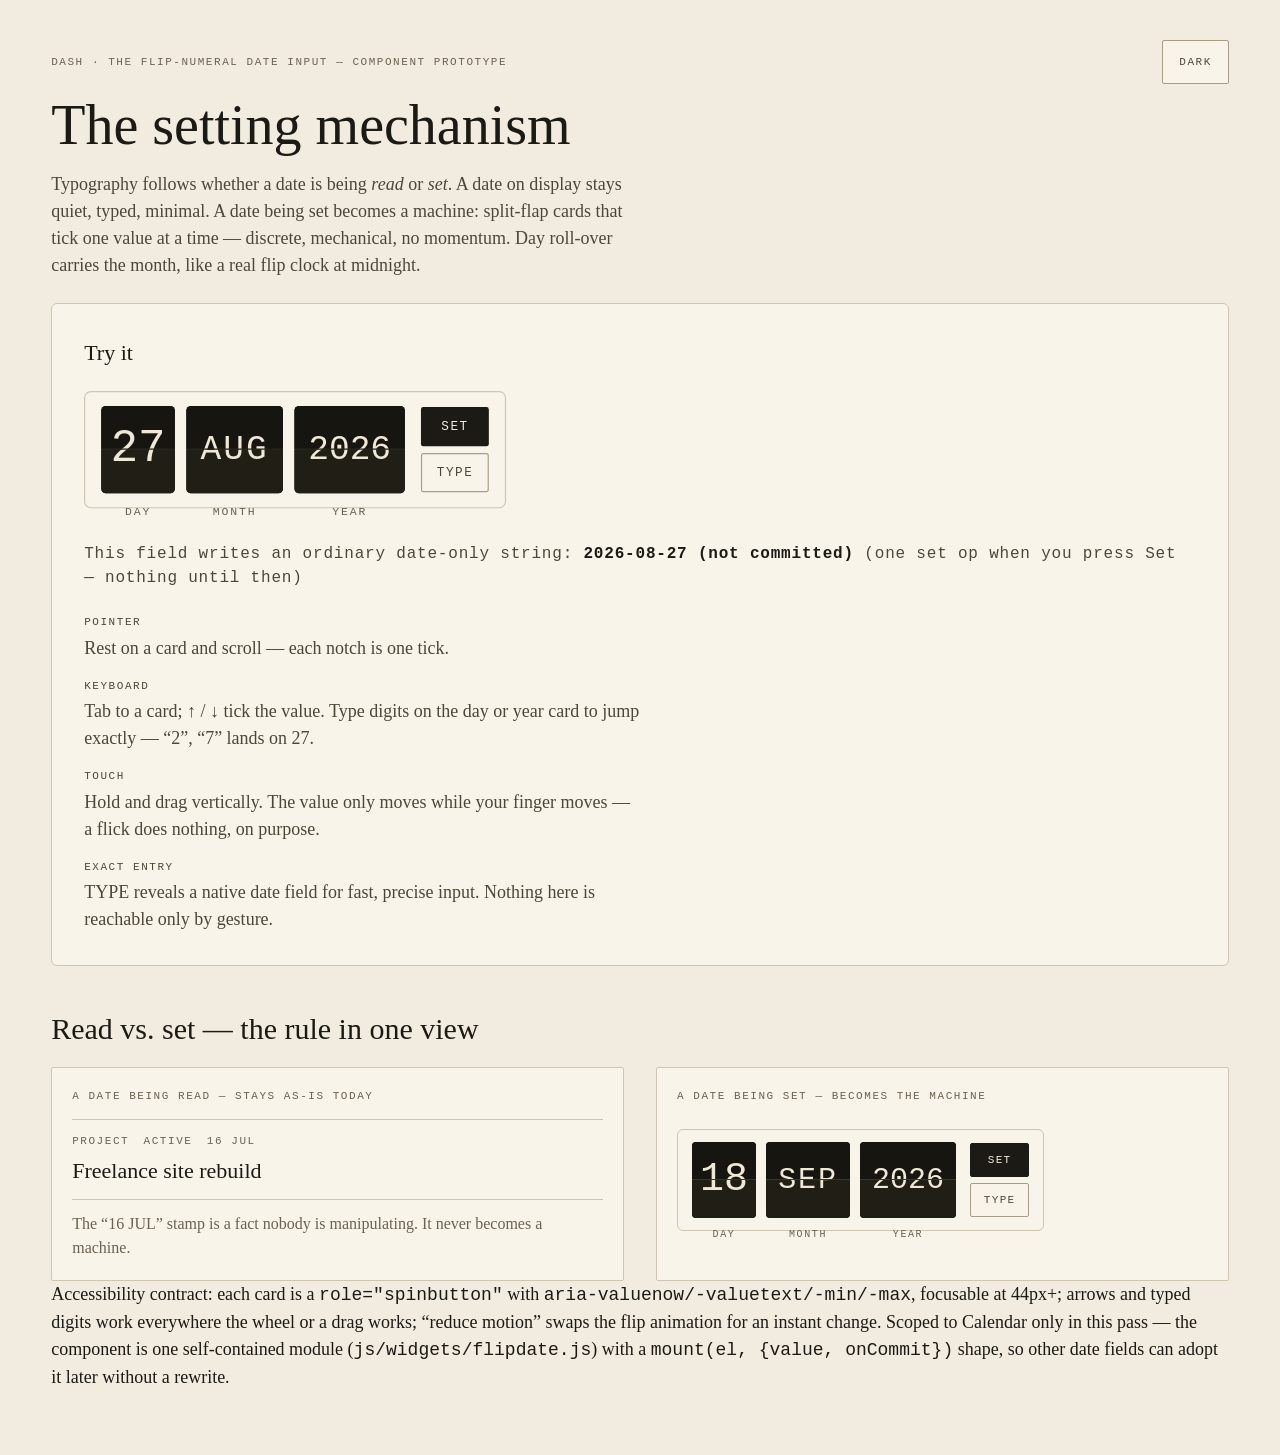
<file: docs/calendar-design/flip-numeral-component.html>
<!DOCTYPE html>
<html lang="en">
<head>
<meta charset="utf-8">
<meta name="viewport" content="width=device-width, initial-scale=1">
<title>Dash — Flip-Numeral Date Input (component spec)</title>
<style>
:root {
  --text-scale: 1;
  --surface:        #f2ece0;
  --surface-raised: #f8f4ea;
  --surface-sunken: #e8e0d0;
  --border:         #cfc6b2;
  --border-strong:  #a89d84;
  --mount:          #17150f;
  --mount-soft:     #211e16;
  --rule-mount:     #3a352a;
  --ink-on-mount:       #efe8d8;
  --ink-on-mount-muted: #a89f8a;
  --text-primary:  #1c1a14;
  --text-muted:    #4d4738;
  --text-faint:    #6a6252;
  --text-on-accent:#f8f4ea;
  --ember:         #b23a14;
  --ember-ink:     var(--text-on-accent);
  --color-green:  #4a6353;
  --color-clay:   #87502f;
  --color-blue:   #4c6076;
  --color-plum:   #5f4a5c;
  --font-body:    "Iowan Old Style", "Palatino Linotype", Palatino, Georgia, serif;
  --font-display: "Dash Canyon Local", "Iowan Old Style", "Palatino Linotype", Palatino, Georgia, serif;
  --font-mono:    ui-monospace, "SF Mono", Menlo, Consolas, monospace;
  --text-base: calc(1.125rem * var(--text-scale));
  --text-sm:   calc(1rem     * var(--text-scale));
  --text-lg:   calc(1.375rem * var(--text-scale));
  --text-2xl:  calc(2.5rem   * var(--text-scale));
  --text-3xl:  calc(3.5rem   * var(--text-scale));
  --text-label:calc(0.6875rem * var(--text-scale));
  --radius: 2px;
  --tap-min: 44px;
  --transition: 140ms ease;

  /* ---- proposed Calendar tokens (the dye ramp) ---- */
  --cal-dye-near: 100%;   /* 0–2 days out: full dye, hard edge */
  --cal-dye-soon: 100%;   /* 3–7 days: full dye, soft edge */
  --cal-dye-mid:  55%;    /* 8–14 days: dye thinning, grain arrives */
  --cal-dye-far:  24%;    /* beyond: mostly paper, grain */
}
:root[data-theme="dark"] {
  --surface:        #17150f;
  --surface-raised: #211e16;
  --surface-sunken: #100e09;
  --border:         #3a352a;
  --border-strong:  #524c3d;
  --mount:          #100e09;
  --mount-soft:     #191710;
  --ink-on-mount:       #efe8d8;
  --ink-on-mount-muted: #a89f8a;
  --text-primary: #efe8d8;
  --text-muted:   #c3bba7;
  --text-faint:   #928a76;
  --text-on-accent:#17150f;
  --ember:        #ef7a4e;
  --color-green:  #7fa38c;
  --color-clay:   #cf8a63;
  --color-blue:   #7f9bb8;
  --color-plum:   #a988a6;
}

* { box-sizing: border-box; margin: 0; }
html, body { background: var(--surface); color: var(--text-primary); }
body {
  font-family: var(--font-body); font-size: var(--text-base); line-height: 1.5;
  padding: 2.5rem clamp(1rem, 4vw, 3.5rem) 4rem; max-width: 1500px; margin: 0 auto;
}
button { font: inherit; color: inherit; background: none; border: none; cursor: pointer; }
.mk { font-family: var(--font-mono); font-size: var(--text-label); letter-spacing: 0.14em; text-transform: uppercase; color: var(--text-faint); }

header { margin-bottom: 1.5rem; }
.topline { display: flex; justify-content: space-between; align-items: baseline; gap: 1rem; flex-wrap: wrap; }
.controls { display: flex; gap: 0.5rem; }
.ctl {
  font-family: var(--font-mono); font-size: var(--text-label); letter-spacing: 0.14em; text-transform: uppercase;
  min-height: var(--tap-min); padding: 0 1rem; border: 1px solid var(--border-strong);
  border-radius: var(--radius); color: var(--text-muted); background: var(--surface-raised);
}
.ctl[aria-pressed="true"] { background: var(--text-primary); color: var(--surface); border-color: var(--text-primary); }
.ctl:focus-visible { outline: none; box-shadow: 0 0 0 2px var(--surface), 0 0 0 4px var(--text-primary); }
h1 { font-family: var(--font-display); font-size: var(--text-3xl); font-weight: 400; line-height: 1.05; margin-top: 0.75rem; }
.monthnav { display: inline-flex; gap: 0.25rem; margin-left: 0.75rem; vertical-align: 0.5rem; }
.monthnav .ctl { min-height: 36px; padding: 0 0.75rem; }
.intro { color: var(--text-muted); max-width: 66ch; margin-top: 1rem; }

/* grain — tiled SVG noise, would ship as dash/assets/grain.svg */
.grain { position: relative; }
.grain::after {
  content: ""; position: absolute; inset: 0; pointer-events: none; border-radius: inherit;
  background-image: url("data:image/svg+xml,%3Csvg xmlns='http://www.w3.org/2000/svg' width='140' height='140'%3E%3Cfilter id='n'%3E%3CfeTurbulence type='fractalNoise' baseFrequency='0.85' numOctaves='2' stitchTiles='stitch'/%3E%3C/filter%3E%3Crect width='140' height='140' filter='url(%23n)'/%3E%3C/svg%3E");
  opacity: 0.45; mix-blend-mode: overlay;
}

/* ============================================================
   THE MARK GRAMMAR — one ramp, everywhere
   (hue = which project · dye/grain/edge = how soon · size = weight)
   ============================================================ */
.chit {
  position: relative; overflow: hidden;
  border-radius: var(--radius);
  font-family: var(--font-mono); font-size: var(--text-label);
  letter-spacing: 0.09em; text-transform: uppercase; line-height: 1.35;
  white-space: nowrap; text-overflow: ellipsis;
  background: color-mix(in srgb, var(--pc) var(--dye, 100%), var(--surface));
  color: var(--text-on-accent);
}
.chit.mid, .chit.far { color: var(--text-primary); }
.chit.near { box-shadow: inset 0 0 0 1.5px var(--text-primary); }
.chit.overdue { background: var(--ember); color: var(--ember-ink); }
.chit.done { background: var(--surface-sunken); color: var(--text-faint); text-decoration: line-through; }
.chit.remind { background: transparent; color: var(--text-muted); box-shadow: inset 0 0 0 1px var(--border-strong); }
.chit.remind::before { content: "◌ "; }

/* ============================================================
   MONTH — THE FACE: dial + register, one instrument
   ============================================================ */
.facewrap { display: grid; grid-template-columns: minmax(420px, 7fr) minmax(300px, 5fr); gap: 2.5rem; align-items: start; }
.dial { width: 100%; display: block; }
.sweepgrp { transform-origin: 50% 50%; animation: sweep 75s linear infinite; }
:root[data-motion="off"] .sweepgrp { display: none; }
@keyframes sweep { from { transform: rotate(0deg);} to { transform: rotate(360deg);} }
@media (prefers-reduced-motion: reduce) { .sweepgrp { display: none; } }
.dial .mark { cursor: pointer; }
.dial .mark.hot { stroke: var(--text-primary); stroke-width: 2.5; }

/* the register — the month's entries as a readable column */
.register { border-top: 1px solid var(--border-strong); }
.reg-row {
  display: grid; grid-template-columns: 64px 1fr; gap: 0.9rem; align-items: center;
  padding: 7px 0; border-bottom: 1px solid var(--border);
}
.reg-row .d { text-align: right; }
.reg-row .dnum { font-family: var(--font-mono); font-size: var(--text-lg); color: var(--text-faint); letter-spacing: 0.02em; }
.reg-row.is-today .dnum { background: var(--text-primary); color: var(--surface); padding: 1px 7px; border-radius: var(--radius); }
.reg-row .chit { display: flex; align-items: baseline; gap: 0.6rem; padding: 7px 11px; overflow: hidden; }
.reg-row .chit .ctx { opacity: 0.75; font-size: var(--text-label); }
.reg-row .chit .t { font-family: var(--font-body); font-size: var(--text-base); text-transform: none; letter-spacing: 0; }
.reg-row .chit.w3 .t { font-size: var(--text-lg); }
.reg-row.hot .chit { box-shadow: inset 0 0 0 1.5px var(--text-primary); }
.reg-head { padding: 0.9rem 0 0.5rem; }
.reg-head .mk.ember { color: var(--ember); }

/* ============================================================
   AGENDA — THE REGISTER FEED (same rows, rolling five weeks)
   ============================================================ */
.feed { border-top: 1px solid var(--border-strong); }
.feed .reg-row { grid-template-columns: 110px 1fr; padding: 10px 0; }
.feed .reg-row .dnum { font-size: var(--text-2xl); color: var(--text-primary); white-space: nowrap; }
.feed .reg-row.is-today .dnum { color: var(--surface); }
.dmon { display: block; margin-top: 2px; }
.feed .rows { display: flex; flex-direction: column; gap: 6px; }
.hidden { display: none !important; }

/* ============================================================
   UNSCHEDULED TRAY — with the flip mechanism in place
   ============================================================ */
.tray { margin-top: 2.5rem; background: var(--surface-sunken); border-radius: var(--radius); }
.tray summary { list-style: none; cursor: pointer; display: flex; align-items: center; gap: 0.75rem; min-height: var(--tap-min); padding: 0 1rem; }
.tray summary::-webkit-details-marker { display: none; }
.tray[open] summary { border-bottom: 1px solid var(--border); }
.trayrow { display: flex; align-items: center; gap: 0.75rem; padding: 0.6rem 1rem; border-bottom: 1px solid var(--border); flex-wrap: wrap; }
.trayrow:last-child { border-bottom: none; }
.dot { width: 10px; height: 10px; border-radius: 999px; flex: none; }
.setdate { margin-left: auto; font-family: var(--font-mono); font-size: var(--text-label); letter-spacing: 0.14em; text-transform: uppercase; color: var(--text-muted); border-bottom: 1px dashed var(--border-strong); min-height: 32px; }
.flip-slot { flex-basis: 100%; }

/* ============================================================
   FLIP-NUMERAL DATE — the setting mechanism
   ============================================================ */
.flipdate {
  display: inline-flex; align-items: center; gap: 10px;
  background: var(--surface-raised); border: 1px solid var(--border);
  border-radius: 6px; padding: 12px 14px; margin: 10px 0 4px;
}
.fd-unit {
  position: relative; border-radius: 4px; background: var(--mount);
  color: var(--ink-on-mount); font-family: var(--font-mono);
  text-align: center; user-select: none; touch-action: none; cursor: ns-resize;
  perspective: 260px;
}
.fd-unit:focus-visible { outline: none; box-shadow: 0 0 0 2px var(--surface), 0 0 0 4px var(--text-primary); }
.fd-day   { width: 64px; height: 76px; font-size: 40px; }
.fd-month { width: 84px; height: 76px; font-size: 30px; letter-spacing: 0.06em; }
.fd-year  { width: 96px; height: 76px; font-size: 30px; }
.fd-half { position: absolute; left: 0; right: 0; height: 50%; overflow: hidden; display: flex; justify-content: center; }
.fd-top { top: 0; border-radius: 4px 4px 0 0; background: var(--mount); border-bottom: 1px solid var(--rule-mount); }
.fd-bottom { bottom: 0; border-radius: 0 0 4px 4px; background: var(--mount-soft); }
.fd-half > span { flex: none; line-height: 76px; height: 76px; }
.fd-bottom > span { transform: translateY(-50%); }
.fd-flap { position: absolute; left: 0; right: 0; height: 50%; overflow: hidden; display: none; justify-content: center; backface-visibility: hidden; }
.fd-flap > span { flex: none; line-height: 76px; height: 76px; }
.fd-flap-top { top: 0; transform-origin: bottom; background: var(--mount); border-radius: 4px 4px 0 0; border-bottom: 1px solid var(--rule-mount); }
.fd-flap-bottom { top: 50%; transform-origin: top; background: var(--mount-soft); border-radius: 0 0 4px 4px; }
.fd-flap-bottom > span { transform: translateY(-50%); }
.fd-unit .fd-hint {
  position: absolute; left: 0; right: 0; bottom: -22px;
  font-size: 10px; letter-spacing: 0.16em; color: var(--text-faint); line-height: 1;
}
.flipdate .fd-actions { display: flex; flex-direction: column; gap: 6px; margin-left: 4px; }
.fd-btn {
  font-family: var(--font-mono); font-size: var(--text-label); letter-spacing: 0.12em; text-transform: uppercase;
  border: 1px solid var(--border-strong); border-radius: var(--radius);
  min-height: 34px; padding: 0 0.8rem; color: var(--text-muted); background: var(--surface-raised);
}
.fd-btn.primary { background: var(--text-primary); color: var(--surface); border-color: var(--text-primary); }
.fd-typed { display: none; margin-left: 6px; }
.flipdate.typing .fd-typed { display: inline-block; }
.fd-typed input { font: inherit; font-family: var(--font-mono); font-size: var(--text-base); padding: 8px; border: 1px solid var(--border-strong); border-radius: var(--radius); background: var(--surface-raised); color: var(--text-primary); min-height: var(--tap-min); }
@media (prefers-reduced-motion: reduce) { .fd-flap { display: none !important; } }
/* page-specific */
.demo { background: var(--surface-raised); border: 1px solid var(--border); border-radius: 6px; padding: 2rem; margin: 1.5rem 0; }
.demo h2 { font-family: var(--font-display); font-size: var(--text-lg); font-weight: 400; margin-bottom: 0.75rem; }
.demo .flipdate { transform: scale(1.15); transform-origin: left top; margin-bottom: 1.6rem; }
.value-line { font-family: var(--font-mono); font-size: var(--text-sm); color: var(--text-muted); letter-spacing: 0.05em; margin-top: 1.5rem; }
.value-line strong { color: var(--text-primary); }
.compare { display: grid; grid-template-columns: 1fr 1fr; gap: 2rem; margin-top: 1rem; }
.compare .cell { background: var(--surface-raised); border: 1px solid var(--border); border-radius: var(--radius); padding: 1.25rem; }
.compare .cell h3 { font-family: var(--font-mono); font-size: var(--text-label); letter-spacing: 0.14em; text-transform: uppercase; color: var(--text-faint); font-weight: 400; margin-bottom: 0.9rem; }
.specimen { border-top: 1px solid var(--border); border-bottom: 1px solid var(--border); padding: 0.8rem 0; }
.specimen .meta { display: flex; gap: 0.9rem; margin-bottom: 4px; }
.specimen .title { font-size: var(--text-lg); }
.howto { margin-top: 1.5rem; }
.howto dt { font-family: var(--font-mono); font-size: var(--text-label); letter-spacing: 0.14em; text-transform: uppercase; color: var(--text-muted); margin-top: 1rem; }
.howto dd { margin: 0.25rem 0 0; color: var(--text-muted); max-width: 62ch; }
@media (max-width: 900px){ .compare { grid-template-columns: 1fr; } }
</style>
</head>
<body>
<header>
  <div class="topline">
    <span class="mk">Dash · The flip-numeral date input — component prototype</span>
    <div class="controls">
      <button class="ctl" id="btnDark" aria-pressed="false">Dark</button>
    </div>
  </div>
  <h1>The setting mechanism</h1>
  <p class="intro">Typography follows whether a date is being <em>read</em> or <em>set</em>.
  A date on display stays quiet, typed, minimal. A date being set becomes a machine:
  split-flap cards that tick one value at a time — discrete, mechanical, no momentum.
  Day roll-over carries the month, like a real flip clock at midnight.</p>
</header>

<main>
  <div class="demo">
    <h2>Try it</h2>
    <div id="mount"></div>
    <p class="value-line">This field writes an ordinary date-only string:
      <strong id="valOut">—</strong> <span id="opNote">(one <code>set</code> op when you press Set — nothing until then)</span></p>
    <dl class="howto">
      <dt>Pointer</dt><dd>Rest on a card and scroll — each notch is one tick.</dd>
      <dt>Keyboard</dt><dd>Tab to a card; ↑ / ↓ tick the value. Type digits on the day or year card to jump exactly — “2”, “7” lands on 27.</dd>
      <dt>Touch</dt><dd>Hold and drag vertically. The value only moves while your finger moves — a flick does nothing, on purpose.</dd>
      <dt>Exact entry</dt><dd>TYPE reveals a native date field for fast, precise input. Nothing here is reachable only by gesture.</dd>
    </dl>
  </div>

  <h2 style="font-family: var(--font-display); font-weight:400; font-size: var(--text-xl, 1.875rem); margin-top:2.5rem;">Read vs. set — the rule in one view</h2>
  <div class="compare">
    <div class="cell">
      <h3>A date being read — stays as-is today</h3>
      <div class="specimen">
        <div class="meta"><span class="mk">Project</span><span class="mk">Active</span><span class="mk">16 JUL</span></div>
        <div class="title">Freelance site rebuild</div>
      </div>
      <p style="color:var(--text-faint); font-size:var(--text-sm); margin-top:0.75rem;">The “16 JUL” stamp is a fact nobody is manipulating. It never becomes a machine.</p>
    </div>
    <div class="cell">
      <h3>A date being set — becomes the machine</h3>
      <div id="mount2"></div>
    </div>
  </div>
</main>

<footer>
  <p>Accessibility contract: each card is a <code>role="spinbutton"</code> with
  <code>aria-valuenow/-valuetext/-min/-max</code>, focusable at 44px+; arrows and typed digits work
  everywhere the wheel or a drag works; “reduce motion” swaps the flip animation for an instant
  change. Scoped to Calendar only in this pass — the component is one self-contained module
  (<code>js/widgets/flipdate.js</code>) with a <code>mount(el, {value, onCommit})</code> shape, so
  other date fields can adopt it later without a rewrite.</p>
</footer>

<script>
const TODAY = "2026-08-22";
const MONTHS = ["JAN","FEB","MAR","APR","MAY","JUN","JUL","AUG","SEP","OCT","NOV","DEC"];
function parse(s){ const m=/^(\d{4})-(\d{2})-(\d{2})$/.exec(s); return {y:+m[1],mo:+m[2],d:+m[3]}; }
function iso(y,mo,d){ return `${y}-${String(mo).padStart(2,"0")}-${String(d).padStart(2,"0")}`; }
function daysInMonth(y,mo){ return new Date(y, mo, 0).getDate(); }
const REDUCED = matchMedia("(prefers-reduced-motion: reduce)").matches;
class FlipDate {
  constructor(value, onCommit){
    this.v = parse(value || TODAY);
    this.onCommit = onCommit;
    this.queue = []; this.animating = false; this.settleTimer = null;
    this.root = document.createElement("div");
    this.root.className = "flipdate";
    this.units = {
      d:  this.makeUnit("fd-day",   "Day"),
      mo: this.makeUnit("fd-month", "Month"),
      y:  this.makeUnit("fd-year",  "Year"),
    };
    this.root.append(this.units.d.el, this.units.mo.el, this.units.y.el);
    const actions = document.createElement("div"); actions.className = "fd-actions";
    this.typeBtn = document.createElement("button");
    this.typeBtn.className = "fd-btn"; this.typeBtn.textContent = "Type";
    this.typeBtn.addEventListener("click", () => this.toggleTyped());
    this.okBtn = document.createElement("button");
    this.okBtn.className = "fd-btn primary"; this.okBtn.textContent = "Set";
    this.okBtn.addEventListener("click", () => this.onCommit && this.onCommit(this.value()));
    actions.append(this.okBtn, this.typeBtn);
    this.root.appendChild(actions);
    this.typed = document.createElement("span"); this.typed.className = "fd-typed";
    const inp = document.createElement("input");
    inp.type = "date"; inp.value = this.value(); inp.setAttribute("aria-label","Exact date");
    inp.addEventListener("change", () => { if (inp.value){ this.v = parse(inp.value); this.paintAll(); } });
    this.typed.appendChild(inp); this.typedInput = inp;
    this.root.appendChild(this.typed);
    this.paintAll();
  }
  value(){ return iso(this.v.y, this.v.mo, this.v.d); }
  textFor(unit){
    return unit === "d" ? String(this.v.d).padStart(2,"0")
         : unit === "mo" ? MONTHS[this.v.mo-1]
         : String(this.v.y);
  }
  makeUnit(cls, label){
    const el = document.createElement("div");
    el.className = "fd-unit " + cls;
    el.tabIndex = 0; el.setAttribute("role","spinbutton"); el.setAttribute("aria-label", label);
    el.innerHTML =
      `<div class="fd-half fd-top"><span></span></div>` +
      `<div class="fd-half fd-bottom"><span></span></div>` +
      `<div class="fd-flap fd-flap-top"><span></span></div>` +
      `<div class="fd-flap fd-flap-bottom"><span></span></div>` +
      `<span class="fd-hint mk">${label}</span>`;
    const key = cls === "fd-day" ? "d" : cls === "fd-month" ? "mo" : "y";
    // scroll to tick
    el.addEventListener("wheel", (ev) => {
      ev.preventDefault();
      const now = performance.now();
      if (this._wheelAt && now - this._wheelAt < 80) return;
      this._wheelAt = now;
      this.tick(key, ev.deltaY > 0 ? 1 : -1);
    }, { passive: false });
    // arrow keys + direct digits
    el.addEventListener("keydown", (ev) => {
      if (ev.key === "ArrowUp"){ ev.preventDefault(); this.tick(key, 1); }
      else if (ev.key === "ArrowDown"){ ev.preventDefault(); this.tick(key, -1); }
      else if (/^\d$/.test(ev.key) && key !== "mo"){ this.typeDigit(key, ev.key); }
    });
    // hold-and-drag: value moves only while the pointer moves — no momentum
    el.addEventListener("pointerdown", (ev) => {
      el.setPointerCapture(ev.pointerId);
      this._dragY = ev.clientY; this._dragged = 0;
    });
    el.addEventListener("pointermove", (ev) => {
      if (this._dragY == null) return;
      const dy = ev.clientY - this._dragY;
      const steps = Math.trunc(dy / 28);
      if (steps !== 0){
        this._dragY += steps * 28;
        this.tick(key, steps > 0 ? -steps : -steps); // drag down = earlier, drag up = later
      }
    });
    const end = () => { this._dragY = null; };
    el.addEventListener("pointerup", end); el.addEventListener("pointercancel", end);
    return { el, key };
  }
  typeDigit(key, digit){
    // typing digits on a focused card is the fast exact path
    this._buf = ((this._buf || "") + digit).slice(key === "y" ? -4 : -2);
    clearTimeout(this._bufTimer);
    this._bufTimer = setTimeout(() => { this._buf = ""; }, 900);
    const n = parseInt(this._buf, 10);
    if (key === "d" && n >= 1 && n <= daysInMonth(this.v.y, this.v.mo)) { this.v.d = n; this.paintAll(); }
    if (key === "y" && this._buf.length === 4) { this.v.y = n; this.clamp(); this.paintAll(); }
  }
  clamp(){ this.v.d = Math.min(this.v.d, daysInMonth(this.v.y, this.v.mo)); }
  tick(key, delta){
    // one discrete step at a time — a jump of five is five flips
    const dir = Math.sign(delta) || 1;
    for (let i = 0; i < Math.abs(delta); i++) this.queue.push({ key, dir });
    this.drain();
  }
  step(key, dir){
    const before = { ...this.v };
    if (key === "d"){
      const dim = daysInMonth(this.v.y, this.v.mo);
      this.v.d += dir;
      if (this.v.d > dim){ this.v.d = 1; this.v.mo++; }         // roll the month, like midnight
      if (this.v.d < 1){ this.v.mo--; if (this.v.mo < 1){ this.v.mo = 12; this.v.y--; } this.v.d = daysInMonth(this.v.y, this.v.mo); }
      if (this.v.mo > 12){ this.v.mo = 1; this.v.y++; }
    } else if (key === "mo"){
      this.v.mo += dir;
      if (this.v.mo > 12){ this.v.mo = 1; this.v.y++; }
      if (this.v.mo < 1){ this.v.mo = 12; this.v.y--; }
      this.clamp();
    } else {
      this.v.y += dir; this.clamp();
    }
    return before;
  }
  drain(){
    if (this.animating) return;
    const job = this.queue.shift();
    if (!job){ this.settle(); return; }
    this.animating = true;
    const before = this.step(job.key, job.dir);
    const changed = [];
    if (before.d  !== this.v.d)  changed.push("d");
    if (before.mo !== this.v.mo) changed.push("mo");
    if (before.y  !== this.v.y)  changed.push("y");
    const fast = this.queue.length > 3;
    let waiting = changed.length;
    if (!waiting){ this.animating = false; this.drain(); return; }
    for (const u of changed){
      this.flip(u, fast ? 60 : 150, () => { if (--waiting === 0){ this.animating = false; this.drain(); } });
    }
  }
  flip(unit, ms, done){
    const el = this.units[unit].el;
    const next = this.textFor(unit);
    const top = el.querySelector(".fd-top > span");
    const bottom = el.querySelector(".fd-bottom > span");
    const flapT = el.querySelector(".fd-flap-top");
    const flapB = el.querySelector(".fd-flap-bottom");
    el.setAttribute("aria-valuenow", unit === "mo" ? this.v.mo : unit === "d" ? this.v.d : this.v.y);
    el.setAttribute("aria-valuetext", next);
    if (REDUCED){ top.textContent = next; bottom.textContent = next; done(); return; }
    const prev = top.textContent;
    flapT.firstChild.textContent = prev;
    flapB.firstChild.textContent = next;
    top.textContent = next;                       // revealed as the flap falls
    flapT.style.display = "flex"; flapB.style.display = "flex";
    flapT.style.transition = "none"; flapB.style.transition = "none";
    flapT.style.transform = "rotateX(0deg)"; flapB.style.transform = "rotateX(90deg)";
    requestAnimationFrame(() => {
      flapT.style.transition = `transform ${ms/2}ms ease-in`;
      flapT.style.transform = "rotateX(-90deg)";
      setTimeout(() => {
        flapB.style.transition = `transform ${ms/2}ms ease-out`;
        flapB.style.transform = "rotateX(0deg)";
        setTimeout(() => {
          bottom.textContent = next;
          flapT.style.display = "none"; flapB.style.display = "none";
          done();
        }, ms/2);
      }, ms/2);
    });
  }
  settle(){
    clearTimeout(this.settleTimer);
    this.settleTimer = setTimeout(() => { this.typedInput.value = this.value(); }, 200);
  }
  paintAll(){
    for (const u of ["d","mo","y"]){
      const el = this.units[u].el;
      const txt = this.textFor(u);
      el.querySelector(".fd-top > span").textContent = txt;
      el.querySelector(".fd-bottom > span").textContent = txt;
      el.setAttribute("aria-valuenow", u === "mo" ? this.v.mo : u === "d" ? this.v.d : this.v.y);
      el.setAttribute("aria-valuetext", txt);
      el.setAttribute("aria-valuemin", u === "mo" ? 1 : u === "d" ? 1 : 2020);
      el.setAttribute("aria-valuemax", u === "mo" ? 12 : u === "d" ? daysInMonth(this.v.y, this.v.mo) : 2100);
    }
    this.typedInput && (this.typedInput.value = this.value());
  }
  toggleTyped(){
    this.root.classList.toggle("typing");
    if (this.root.classList.contains("typing")) this.typedInput.focus();
  }
}
const out = document.getElementById("valOut");
const fd = new FlipDate("2026-08-27", (v) => {
  out.textContent = v;
  document.getElementById("opNote").textContent = "— committed. In Dash this is one ms/date set op.";
});
document.getElementById("mount").appendChild(fd.root);
out.textContent = fd.value() + " (not committed)";
const fd2 = new FlipDate("2026-09-18", () => {});
document.getElementById("mount2").appendChild(fd2.root);

document.getElementById("btnDark").onclick = (ev) => {
  const root = document.documentElement;
  const on = root.getAttribute("data-theme") === "dark";
  if (on) root.removeAttribute("data-theme"); else root.setAttribute("data-theme","dark");
  ev.currentTarget.setAttribute("aria-pressed", String(!on));
};
</script>
</body>
</html>
</file>
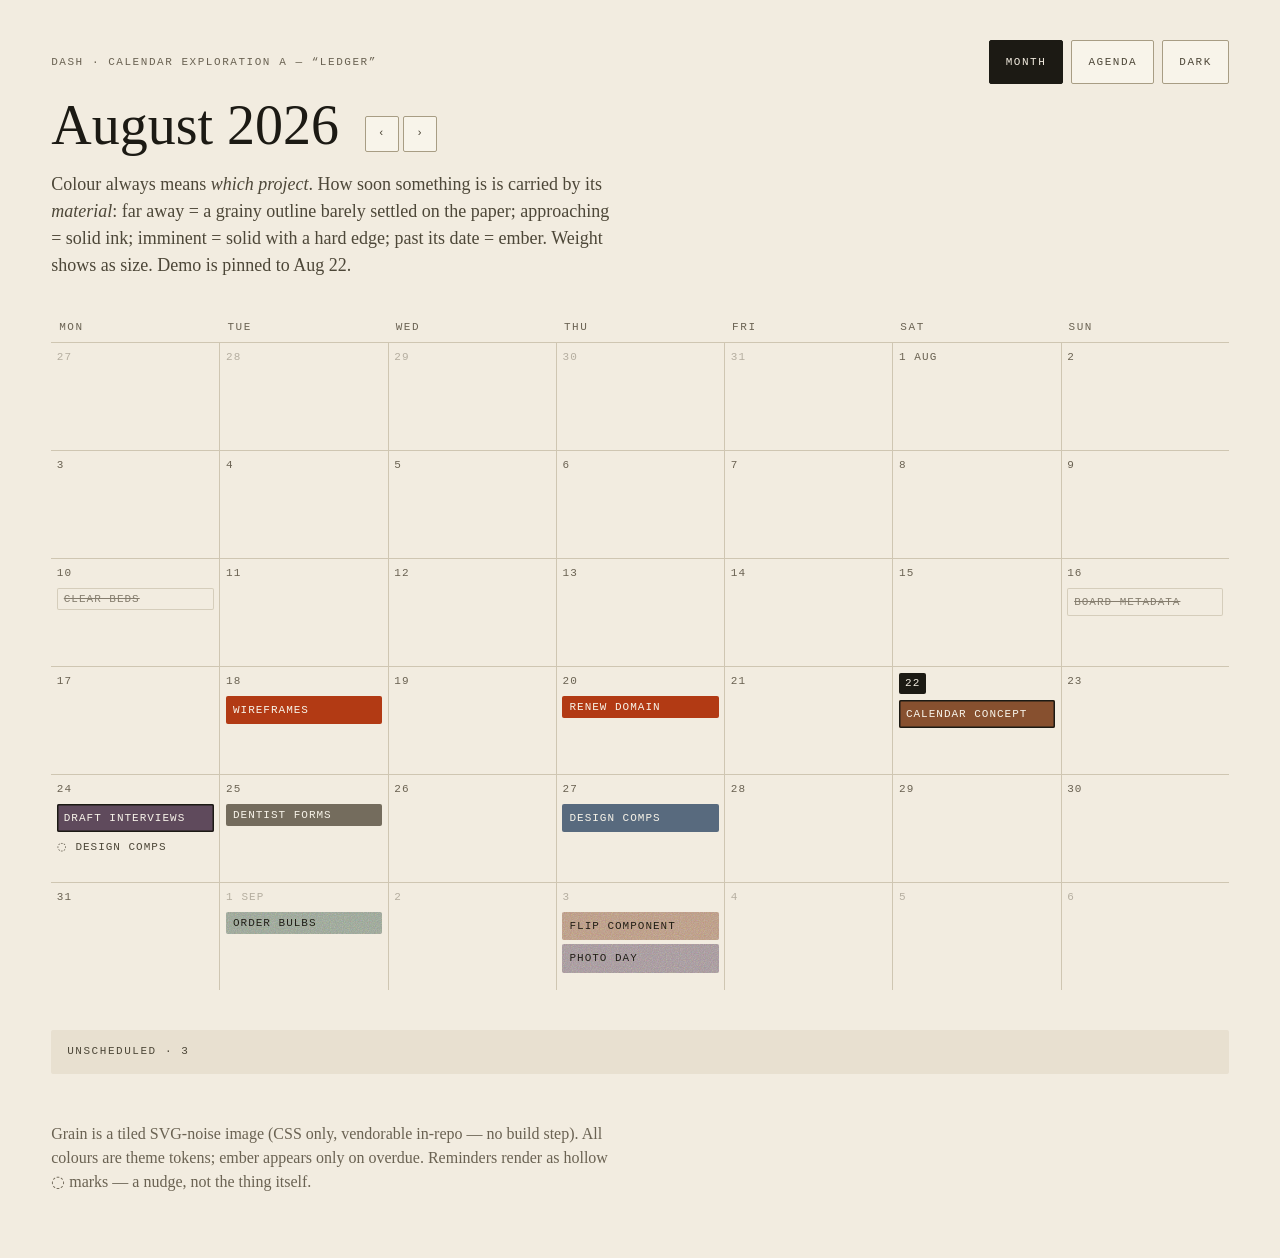
<file: docs/calendar-design/studies/exploration-a-ledger.html>
<!DOCTYPE html>
<html lang="en">
<head>
<meta charset="utf-8">
<meta name="viewport" content="width=device-width, initial-scale=1">
<title>Dash Calendar — Exploration A · Ledger</title>
<style>
/* ============================================================
   Dash tokens (verbatim values from css/tokens.css) + demo vars
   ============================================================ */
:root {
  --text-scale: 1;
  --surface:        #f2ece0;
  --surface-raised: #f8f4ea;
  --surface-sunken: #e8e0d0;
  --border:         #cfc6b2;
  --border-strong:  #a89d84;
  --mount:          #17150f;
  --text-primary:  #1c1a14;
  --text-muted:    #4d4738;
  --text-faint:    #6a6252;
  --text-on-accent:#f8f4ea;
  --ember:         #b23a14;
  --ember-ink:     var(--text-on-accent);
  --color-green:  #4a6353;
  --color-clay:   #87502f;
  --color-blue:   #4c6076;
  --color-plum:   #5f4a5c;
  --font-body:    "Iowan Old Style", "Palatino Linotype", Palatino, Georgia, serif;
  --font-display: "Dash Canyon Local", "Iowan Old Style", "Palatino Linotype", Palatino, Georgia, serif;
  --font-mono:    ui-monospace, "SF Mono", Menlo, Consolas, monospace;
  --text-base: calc(1.125rem * var(--text-scale));
  --text-sm:   calc(1rem     * var(--text-scale));
  --text-lg:   calc(1.375rem * var(--text-scale));
  --text-2xl:  calc(2.5rem   * var(--text-scale));
  --text-3xl:  calc(3.5rem   * var(--text-scale));
  --text-label:calc(0.6875rem * var(--text-scale));
  --radius: 2px;
  --tap-min: 44px;
  --transition: 140ms ease;
}
:root[data-theme="dark"] {
  --surface:        #17150f;
  --surface-raised: #211e16;
  --surface-sunken: #100e09;
  --border:         #3a352a;
  --border-strong:  #524c3d;
  --text-primary: #efe8d8;
  --text-muted:   #c3bba7;
  --text-faint:   #928a76;
  --text-on-accent:#17150f;
  --ember:        #ef7a4e;
  --color-green:  #7fa38c;
  --color-clay:   #cf8a63;
  --color-blue:   #7f9bb8;
  --color-plum:   #a988a6;
}

/* ---- base ---- */
* { box-sizing: border-box; margin: 0; }
html, body { background: var(--surface); color: var(--text-primary); }
body {
  font-family: var(--font-body);
  font-size: var(--text-base);
  line-height: 1.5;
  padding: 2.5rem clamp(1rem, 4vw, 3.5rem) 4rem;
  max-width: 1500px;
  margin: 0 auto;
}
button { font: inherit; color: inherit; background: none; border: none; cursor: pointer; }

/* the mono metadata voice */
.mk {
  font-family: var(--font-mono);
  font-size: var(--text-label);
  letter-spacing: 0.14em;
  text-transform: uppercase;
  color: var(--text-faint);
}

/* ---- header ---- */
header { margin-bottom: 2rem; }
.topline { display: flex; justify-content: space-between; align-items: baseline; gap: 1rem; flex-wrap: wrap; }
.controls { display: flex; gap: 0.5rem; }
.ctl {
  font-family: var(--font-mono); font-size: var(--text-label);
  letter-spacing: 0.14em; text-transform: uppercase;
  min-height: var(--tap-min); padding: 0 1rem;
  border: 1px solid var(--border-strong); border-radius: var(--radius);
  color: var(--text-muted); background: var(--surface-raised);
  transition: background var(--transition);
}
.ctl[aria-pressed="true"] { background: var(--text-primary); color: var(--surface); border-color: var(--text-primary); }
.ctl:focus-visible { outline: none; box-shadow: 0 0 0 2px var(--surface), 0 0 0 4px var(--text-primary); }
h1 {
  font-family: var(--font-display);
  font-size: var(--text-3xl); font-weight: 400; line-height: 1.05;
  margin-top: 0.75rem;
}
.monthnav { display: inline-flex; gap: 0.25rem; margin-left: 0.75rem; vertical-align: 0.5rem; }
.monthnav .ctl { min-height: 36px; padding: 0 0.75rem; }
.intro { color: var(--text-muted); max-width: 62ch; margin-top: 1rem; font-size: var(--text-base); }

/* ============================================================
   MONTH — a ruled instrument sheet, not boxes
   ============================================================ */
.month { border-top: 1px solid var(--border-strong); }
.dow-row, .week {
  display: grid; grid-template-columns: repeat(7, 1fr);
}
.dow-row .mk { padding: 0.5rem 0.5rem 0.4rem; }
.week { border-top: 1px solid var(--border); min-height: 108px; }
.day {
  padding: 0.4rem 0.35rem 0.6rem;
  border-left: 1px solid var(--border);
  display: flex; flex-direction: column; gap: 4px;
}
.day:first-child { border-left: none; }
.day.out .daynum { opacity: 0.45; }
.daynum {
  font-family: var(--font-mono); font-size: var(--text-label);
  letter-spacing: 0.1em; color: var(--text-faint);
  margin-bottom: 2px;
}
.day.today .daynum {
  color: var(--surface); background: var(--text-primary);
  align-self: flex-start; padding: 2px 6px; border-radius: var(--radius);
}

/* ---- the entry block: colour = which project; TREATMENT = how soon ---- */
.blk {
  position: relative; overflow: hidden;
  border-radius: var(--radius);
  padding: 4px 7px;
  font-family: var(--font-mono); font-size: var(--text-label);
  letter-spacing: 0.09em; text-transform: uppercase;
  line-height: 1.35;
  white-space: nowrap; text-overflow: ellipsis; overflow-x: hidden;
  background: var(--pc); color: var(--text-on-accent);
}
.blk .ctx { opacity: 0.7; }
.blk.w2 { padding-top: 7px; padding-bottom: 7px; }
.blk.w3 { padding-top: 12px; padding-bottom: 12px; font-size: calc(var(--text-label) * 1.15); }

/* grain — a tiled SVG noise, CSS-only, vendorable in-repo */
.grain::after {
  content: ""; position: absolute; inset: 0; pointer-events: none;
  background-image: url("data:image/svg+xml,%3Csvg xmlns='http://www.w3.org/2000/svg' width='140' height='140'%3E%3Cfilter id='n'%3E%3CfeTurbulence type='fractalNoise' baseFrequency='0.85' numOctaves='2' stitchTiles='stitch'/%3E%3C/filter%3E%3Crect width='140' height='140' filter='url(%23n)'/%3E%3C/svg%3E");
  opacity: 0.5; mix-blend-mode: overlay;
}

/* the distance ramp: solid & sharp → grainy → dissolved outline */
.blk.near { box-shadow: inset 0 0 0 1.5px var(--text-primary); }
.blk.soon { opacity: 0.92; }
.blk.mid  { background: color-mix(in srgb, var(--pc) 55%, var(--surface)); color: var(--text-primary); }
.blk.far  {
  background: color-mix(in srgb, var(--pc) 14%, var(--surface));
  color: var(--pc);
  box-shadow: inset 0 0 0 1px color-mix(in srgb, var(--pc) 55%, var(--surface));
}
.blk.overdue { background: var(--ember); color: var(--ember-ink); }
.blk.done {
  background: transparent; color: var(--text-faint);
  box-shadow: inset 0 0 0 1px var(--border);
  text-decoration: line-through; opacity: 0.8;
}
.blk.remind {
  background: transparent; color: var(--text-muted);
  box-shadow: none; padding-left: 0;
}
.blk.remind::before { content: "◌ "; }

/* ============================================================
   AGENDA — large rows that dissolve down the page
   ============================================================ */
.agenda { border-top: 1px solid var(--border-strong); }
.aday {
  display: grid; grid-template-columns: 110px 1fr;
  gap: 1rem; padding: 0.9rem 0; border-bottom: 1px solid var(--border);
}
.aday .datecell { text-align: right; }
.aday .dnum {
  font-family: var(--font-mono); font-size: var(--text-2xl);
  line-height: 1; color: var(--text-primary); letter-spacing: -0.02em;
}
.aday .dmon { display: block; margin-top: 2px; }
.aday.is-today .dnum { background: var(--text-primary); color: var(--surface); padding: 2px 8px; border-radius: var(--radius); }
.aday .rows { display: flex; flex-direction: column; gap: 6px; justify-content: center; }
.arow {
  position: relative; overflow: hidden;
  display: flex; align-items: baseline; gap: 0.75rem;
  border-radius: var(--radius); padding: 8px 12px;
  background: var(--pc); color: var(--text-on-accent);
}
.arow .t { font-size: var(--text-base); font-family: var(--font-body); }
.arow.w3 .t { font-size: var(--text-lg); }
.arow .mk { color: inherit; opacity: 0.75; letter-spacing: 0.12em; }
.arow.near { box-shadow: inset 0 0 0 1.5px var(--text-primary); }
.arow.soon { opacity: 0.92; }
.arow.mid  { background: color-mix(in srgb, var(--pc) 55%, var(--surface)); color: var(--text-primary); }
.arow.far  {
  background: color-mix(in srgb, var(--pc) 14%, var(--surface));
  color: var(--pc);
  box-shadow: inset 0 0 0 1px color-mix(in srgb, var(--pc) 55%, var(--surface));
}
.arow.far .mk { color: var(--text-faint); }
.arow.overdue { background: var(--ember); color: var(--ember-ink); }
.arow.remind { background: transparent; color: var(--text-muted); box-shadow: inset 0 0 0 1px var(--border); }
.arow.remind .t::before { content: "◌ "; color: var(--text-faint); }
.asec { padding: 1.4rem 0 0.4rem; }
.asec .mk.ember { color: var(--ember); }

/* ============================================================
   UNSCHEDULED TRAY
   ============================================================ */
.tray { margin-top: 2.5rem; background: var(--surface-sunken); border-radius: var(--radius); }
.tray summary {
  list-style: none; cursor: pointer; display: flex; align-items: center; gap: 0.75rem;
  min-height: var(--tap-min); padding: 0 1rem;
}
.tray summary::-webkit-details-marker { display: none; }
.tray summary .mk { color: var(--text-muted); }
.tray[open] summary { border-bottom: 1px solid var(--border); }
.trayrow {
  display: flex; align-items: center; gap: 0.75rem;
  padding: 0.6rem 1rem; border-bottom: 1px solid var(--border);
}
.trayrow:last-child { border-bottom: none; }
.dot { width: 10px; height: 10px; border-radius: 999px; background: var(--pc); flex: none; }
.trayrow .proj { color: var(--text-faint); }
.setdate {
  margin-left: auto; font-family: var(--font-mono); font-size: var(--text-label);
  letter-spacing: 0.14em; text-transform: uppercase; color: var(--text-muted);
  border-bottom: 1px dashed var(--border-strong); min-height: 32px;
}

footer { margin-top: 3rem; color: var(--text-faint); font-size: var(--text-sm); max-width: 70ch; }
.hidden { display: none !important; }
@media (prefers-reduced-motion: reduce) { :root { --transition: 0ms; } }
</style>
</head>
<body>
<header>
  <div class="topline">
    <span class="mk">Dash · Calendar exploration A — “Ledger”</span>
    <div class="controls" role="group" aria-label="View controls">
      <button class="ctl" id="btnMonth" aria-pressed="true">Month</button>
      <button class="ctl" id="btnAgenda" aria-pressed="false">Agenda</button>
      <button class="ctl" id="btnDark" aria-pressed="false">Dark</button>
    </div>
  </div>
  <h1 id="title">August 2026
    <span class="monthnav">
      <button class="ctl" id="btnPrev" aria-label="Previous month">‹</button>
      <button class="ctl" id="btnNext" aria-label="Next month">›</button>
    </span>
  </h1>
  <p class="intro">Colour always means <em>which project</em>. How soon something is
  is carried by its <em>material</em>: far away = a grainy outline barely settled on
  the paper; approaching = solid ink; imminent = solid with a hard edge; past its
  date = ember. Weight shows as size. Demo is pinned to Aug&nbsp;22.</p>
</header>

<main>
  <section id="monthView" aria-label="Month"></section>
  <section id="agendaView" class="hidden" aria-label="Agenda"></section>

  <details class="tray" id="tray">
    <summary><span class="mk" id="trayCount">Unscheduled · 0</span></summary>
    <div id="trayBody"></div>
  </details>
</main>

<footer>
  <p>Grain is a tiled SVG-noise image (CSS only, vendorable in-repo — no build
  step). All colours are theme tokens; ember appears only on overdue. Reminders
  render as hollow ◌ marks — a nudge, not the thing itself.</p>
</footer>

<script>
// ---------- pinned demo clock ----------
const TODAY = "2026-08-22";

// ---------- sample data (shape mirrors entries.js) ----------
const PROJECTS = {
  dash:   { title: "Dash renovation",        v: "--color-clay"  },
  site:   { title: "Freelance site rebuild", v: "--color-blue"  },
  zine:   { title: "Studio zine, issue 2",   v: "--color-plum"  },
  garden: { title: "Garden overhaul",        v: "--color-green" },
};
const ENTRIES = [
  { p:"garden", label:"Clear beds",       date:"2026-08-10", kind:"due", w:1, done:true },
  { p:"dash",   label:"Board metadata",   date:"2026-08-16", kind:"due", w:2, done:true },
  { p:"site",   label:"Wireframes",       date:"2026-08-18", kind:"due", w:2 },
  { p:null,     label:"Renew domain",     date:"2026-08-20", kind:"due", w:1 },
  { p:"dash",   label:"Calendar concept", date:"2026-08-22", kind:"due", w:2 },
  { p:"zine",   label:"Draft interviews", date:"2026-08-24", kind:"due", w:2 },
  { p:"site",   label:"Design comps",     date:"2026-08-24", kind:"remind", w:1 },
  { p:null,     label:"Dentist forms",    date:"2026-08-25", kind:"due", w:1 },
  { p:"site",   label:"Design comps",     date:"2026-08-27", kind:"due", w:2 },
  { p:"garden", label:"Order bulbs",      date:"2026-09-01", kind:"due", w:1 },
  { p:"dash",   label:"Flip component",   date:"2026-09-03", kind:"due", w:2 },
  { p:"zine",   label:"Photo day",        date:"2026-09-03", kind:"due", w:2 },
  { p:null,     label:"Quarterly taxes",  date:"2026-09-15", kind:"due", w:2 },
  { p:"zine",   label:"Print deadline",   date:"2026-09-18", kind:"due", w:3 },
  { p:"site",   label:"Launch",           date:"2026-09-25", kind:"due", w:3 },
];
const UNSCHEDULED = [
  { p:"zine",   label:"Distribution plan" },
  { p:"garden", label:"Fence repair" },
  { p:"dash",   label:"Home panel maturation" },
];

// ---------- date helpers (date-only strings, per the addendum) ----------
const MONTHS = ["JAN","FEB","MAR","APR","MAY","JUN","JUL","AUG","SEP","OCT","NOV","DEC"];
const MONTHS_FULL = ["January","February","March","April","May","June","July","August","September","October","November","December"];
const DOW = ["MON","TUE","WED","THU","FRI","SAT","SUN"];
function parse(s){ const m=/^(\d{4})-(\d{2})-(\d{2})$/.exec(s); return {y:+m[1],mo:+m[2],d:+m[3]}; }
function iso(y,mo,d){ return `${y}-${String(mo).padStart(2,"0")}-${String(d).padStart(2,"0")}`; }
function noon(s){ const p=parse(s); return new Date(p.y,p.mo-1,p.d,12).getTime(); }
function daysUntil(s){ return Math.round((noon(s)-noon(TODAY))/86400000); }
function addDays(s,n){ const p=parse(s); const d=new Date(p.y,p.mo-1,p.d+n,12); return iso(d.getFullYear(),d.getMonth()+1,d.getDate()); }
function fmtDay(s){ const p=parse(s); return `${p.d} ${MONTHS[p.mo-1]}`; }
function dowOf(s){ const p=parse(s); return (new Date(p.y,p.mo-1,p.d,12).getDay()+6)%7; } // Mon=0

// the distance ramp — the whole hypothesis in one function
function rampClass(e){
  if (e.done) return "done";
  if (e.kind === "remind") return "remind";
  const n = daysUntil(e.date);
  if (n < 0)  return "overdue";
  if (n <= 2) return "near";
  if (n <= 7) return "soon";
  if (n <= 14) return "mid";
  return "far grain";
}
function grainToo(cls){ return cls === "mid" ? cls + " grain" : cls; }
function pcVar(e){ return e.p ? `var(${PROJECTS[e.p].v})` : "var(--text-faint)"; }
function ctxOf(e){ return e.p ? PROJECTS[e.p].title : null; }

// ---------- state ----------
let mode = "month";
let cursor = { y: 2026, mo: 8 };

// ---------- month render ----------
function renderMonth(){
  const root = document.getElementById("monthView");
  root.innerHTML = "";
  const dow = document.createElement("div"); dow.className = "dow-row";
  for (const d of DOW){ const s=document.createElement("span"); s.className="mk"; s.textContent=d; dow.appendChild(s); }
  root.appendChild(dow);

  const first = iso(cursor.y, cursor.mo, 1);
  let cur = addDays(first, -dowOf(first));            // back to Monday
  const daysInMonth = new Date(cursor.y, cursor.mo, 0).getDate();
  const last = iso(cursor.y, cursor.mo, daysInMonth);
  const gridEnd = addDays(last, 6 - dowOf(last));

  const byDay = new Map();
  for (const e of ENTRIES){ (byDay.get(e.date) || byDay.set(e.date,[]).get(e.date)).push(e); }

  while (cur <= gridEnd){
    const week = document.createElement("div"); week.className = "week";
    for (let i=0;i<7;i++){
      const p = parse(cur);
      const cell = document.createElement("div");
      cell.className = "day" + (p.mo !== cursor.mo ? " out" : "") + (cur === TODAY ? " today" : "");
      const num = document.createElement("span"); num.className="daynum";
      num.textContent = p.d === 1 ? `1 ${MONTHS[p.mo-1]}` : p.d;
      cell.appendChild(num);
      for (const e of (byDay.get(cur)||[])){
        const b = document.createElement("div");
        b.className = `blk w${e.w} ${grainToo(rampClass(e))}`;
        b.style.setProperty("--pc", pcVar(e));
        b.title = (ctxOf(e) ? ctxOf(e) + " · " : "") + e.label + " · " + fmtDay(e.date);
        b.textContent = e.label;
        cell.appendChild(b);
      }
      week.appendChild(cell);
      cur = addDays(cur, 1);
    }
    root.appendChild(week);
  }
  document.getElementById("title").firstChild.textContent = `${MONTHS_FULL[cursor.mo-1]} ${cursor.y} `;
}

// ---------- agenda render ----------
function renderAgenda(){
  const root = document.getElementById("agendaView");
  root.innerHTML = "";
  const horizon = addDays(TODAY, 35);
  const live = ENTRIES.filter(e => !e.done);
  const overdue = live.filter(e => e.date < TODAY).sort((a,b)=>a.date<b.date?-1:1);
  const coming  = live.filter(e => e.date >= TODAY && e.date <= horizon);

  if (overdue.length){
    const h = document.createElement("div"); h.className="asec";
    h.innerHTML = `<span class="mk ember">Overdue · ${overdue.length}</span>`;
    root.appendChild(h);
    for (const e of overdue) root.appendChild(agendaRow(e, true));
  }
  const byDay = new Map();
  for (const e of coming){ (byDay.get(e.date) || byDay.set(e.date,[]).get(e.date)).push(e); }
  const days = [...byDay.keys()].sort();
  for (const d of days){
    const p = parse(d);
    const day = document.createElement("div");
    day.className = "aday" + (d === TODAY ? " is-today" : "");
    day.innerHTML = `<div class="datecell"><span class="dnum">${p.d}</span><span class="mk dmon">${MONTHS[p.mo-1]} · ${DOW[dowOf(d)]}</span></div>`;
    const rows = document.createElement("div"); rows.className = "rows";
    for (const e of byDay.get(d)) rows.appendChild(agendaRow(e, false));
    day.appendChild(rows);
    root.appendChild(day);
  }
}
function agendaRow(e, forceOverdue){
  const r = document.createElement("div");
  r.className = `arow w${e.w} ${grainToo(rampClass(e))}`;
  r.style.setProperty("--pc", pcVar(e));
  const ctx = ctxOf(e);
  r.innerHTML = (ctx ? `<span class="mk">${ctx}</span>` : `<span class="mk">Item</span>`) +
    `<span class="t">${e.label}</span>` +
    (forceOverdue ? `<span class="mk" style="margin-left:auto">${fmtDay(e.date)}</span>` : "");
  return r;
}

// ---------- tray ----------
function renderTray(){
  document.getElementById("trayCount").textContent = `Unscheduled · ${UNSCHEDULED.length}`;
  const body = document.getElementById("trayBody"); body.innerHTML = "";
  for (const u of UNSCHEDULED){
    const row = document.createElement("div"); row.className = "trayrow";
    row.innerHTML = `<span class="dot" style="--pc:var(${PROJECTS[u.p].v})"></span>` +
      `<span>${u.label}</span><span class="mk proj">${PROJECTS[u.p].title}</span>` +
      `<button class="setdate">Set date →</button>`;
    body.appendChild(row);
  }
}

// ---------- wiring ----------
function setMode(m){
  mode = m;
  document.getElementById("btnMonth").setAttribute("aria-pressed", String(m==="month"));
  document.getElementById("btnAgenda").setAttribute("aria-pressed", String(m==="agenda"));
  document.getElementById("monthView").classList.toggle("hidden", m!=="month");
  document.getElementById("agendaView").classList.toggle("hidden", m!=="agenda");
  document.querySelector(".monthnav").style.visibility = m==="month" ? "visible" : "hidden";
  if (m==="agenda") document.getElementById("title").firstChild.textContent = "Next five weeks ";
  else renderMonth();
}
document.getElementById("btnMonth").onclick = () => setMode("month");
document.getElementById("btnAgenda").onclick = () => setMode("agenda");
document.getElementById("btnPrev").onclick = () => { cursor.mo--; if(cursor.mo<1){cursor.mo=12;cursor.y--;} renderMonth(); };
document.getElementById("btnNext").onclick = () => { cursor.mo++; if(cursor.mo>12){cursor.mo=1;cursor.y++;} renderMonth(); };
document.getElementById("btnDark").onclick = (ev) => {
  const root = document.documentElement;
  const on = root.getAttribute("data-theme") === "dark";
  if (on) root.removeAttribute("data-theme"); else root.setAttribute("data-theme","dark");
  ev.currentTarget.setAttribute("aria-pressed", String(!on));
};

renderMonth(); renderAgenda(); renderTray();
</script>
</body>
</html>
</file>
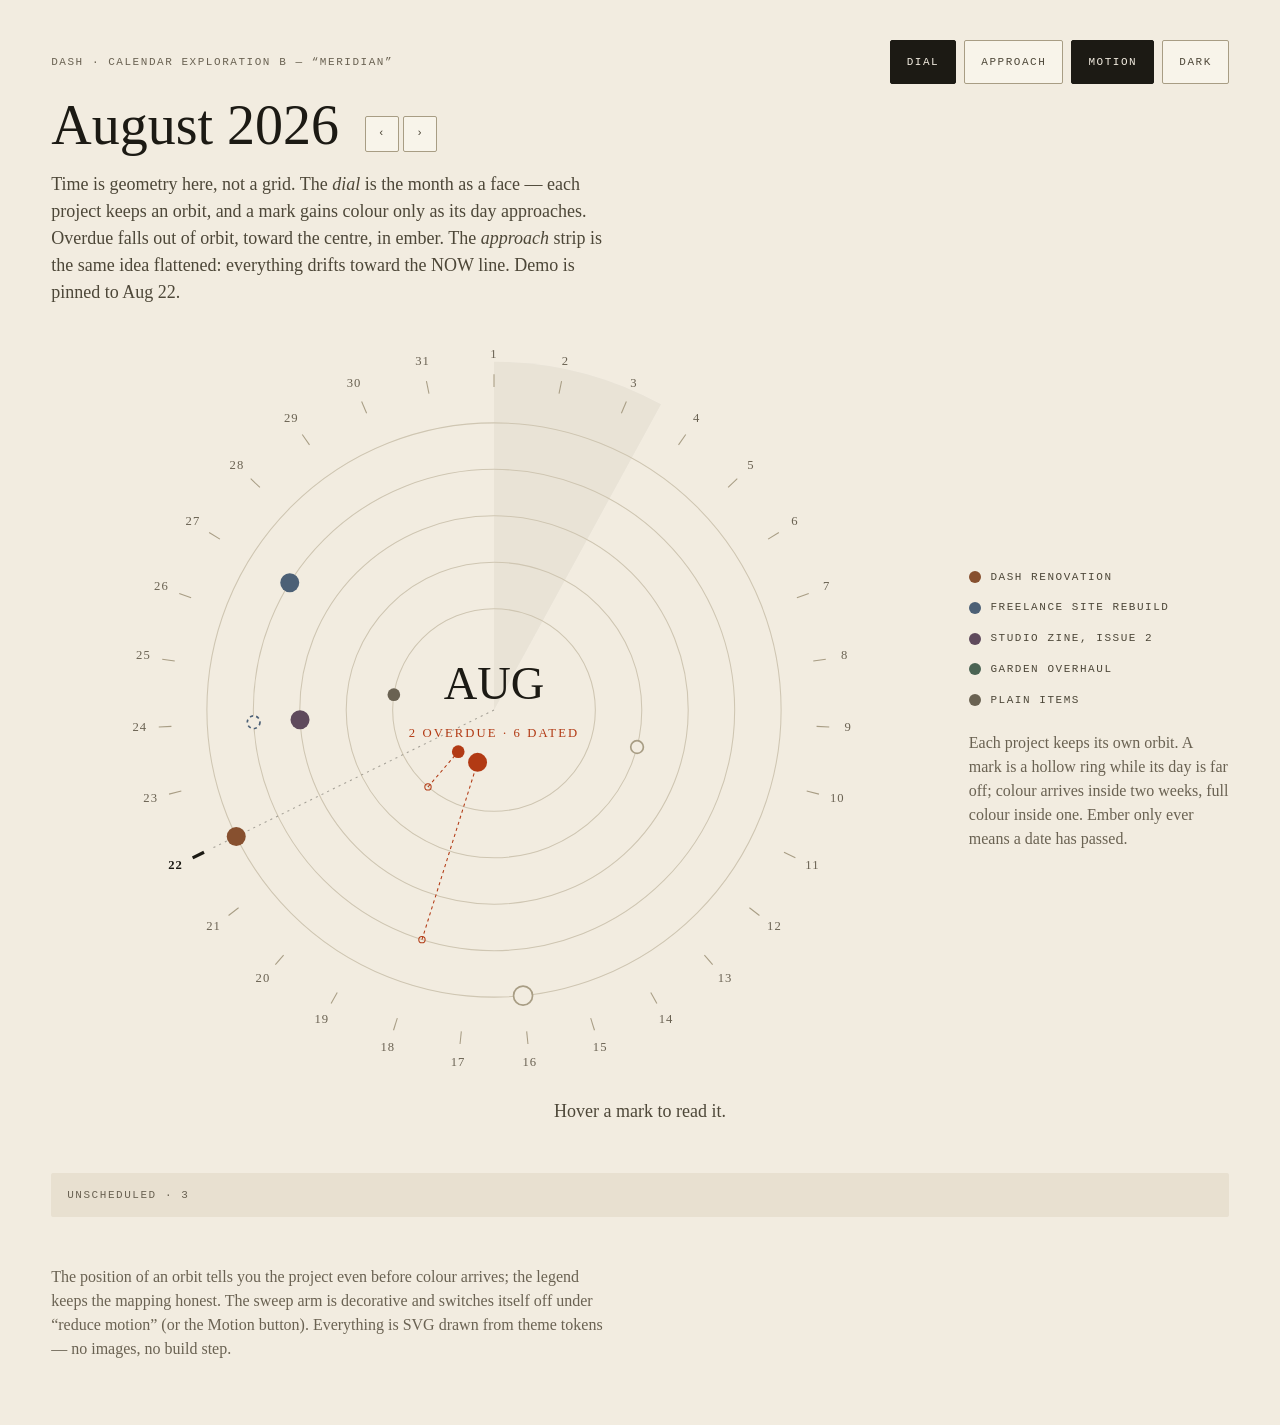
<file: docs/calendar-design/studies/exploration-b-meridian.html>
<!DOCTYPE html>
<html lang="en">
<head>
<meta charset="utf-8">
<meta name="viewport" content="width=device-width, initial-scale=1">
<title>Dash Calendar — Exploration B · Meridian</title>
<style>
:root {
  --text-scale: 1;
  --surface:        #f2ece0;
  --surface-raised: #f8f4ea;
  --surface-sunken: #e8e0d0;
  --border:         #cfc6b2;
  --border-strong:  #a89d84;
  --mount:          #17150f;
  --text-primary:  #1c1a14;
  --text-muted:    #4d4738;
  --text-faint:    #6a6252;
  --text-on-accent:#f8f4ea;
  --ember:         #b23a14;
  --ember-ink:     var(--text-on-accent);
  --color-green:  #4a6353;
  --color-clay:   #87502f;
  --color-blue:   #4c6076;
  --color-plum:   #5f4a5c;
  --font-body:    "Iowan Old Style", "Palatino Linotype", Palatino, Georgia, serif;
  --font-display: "Dash Canyon Local", "Iowan Old Style", "Palatino Linotype", Palatino, Georgia, serif;
  --font-mono:    ui-monospace, "SF Mono", Menlo, Consolas, monospace;
  --text-base: calc(1.125rem * var(--text-scale));
  --text-sm:   calc(1rem     * var(--text-scale));
  --text-lg:   calc(1.375rem * var(--text-scale));
  --text-2xl:  calc(2.5rem   * var(--text-scale));
  --text-3xl:  calc(3.5rem   * var(--text-scale));
  --text-label:calc(0.6875rem * var(--text-scale));
  --radius: 2px;
  --tap-min: 44px;
  --transition: 140ms ease;
}
:root[data-theme="dark"] {
  --surface:        #17150f;
  --surface-raised: #211e16;
  --surface-sunken: #100e09;
  --border:         #3a352a;
  --border-strong:  #524c3d;
  --text-primary: #efe8d8;
  --text-muted:   #c3bba7;
  --text-faint:   #928a76;
  --text-on-accent:#17150f;
  --ember:        #ef7a4e;
  --color-green:  #7fa38c;
  --color-clay:   #cf8a63;
  --color-blue:   #7f9bb8;
  --color-plum:   #a988a6;
}
* { box-sizing: border-box; margin: 0; }
html, body { background: var(--surface); color: var(--text-primary); }
body {
  font-family: var(--font-body); font-size: var(--text-base); line-height: 1.5;
  padding: 2.5rem clamp(1rem, 4vw, 3.5rem) 4rem; max-width: 1500px; margin: 0 auto;
}
button { font: inherit; color: inherit; background: none; border: none; cursor: pointer; }
.mk { font-family: var(--font-mono); font-size: var(--text-label); letter-spacing: 0.14em; text-transform: uppercase; color: var(--text-faint); }
header { margin-bottom: 1.5rem; }
.topline { display: flex; justify-content: space-between; align-items: baseline; gap: 1rem; flex-wrap: wrap; }
.controls { display: flex; gap: 0.5rem; }
.ctl {
  font-family: var(--font-mono); font-size: var(--text-label); letter-spacing: 0.14em; text-transform: uppercase;
  min-height: var(--tap-min); padding: 0 1rem; border: 1px solid var(--border-strong);
  border-radius: var(--radius); color: var(--text-muted); background: var(--surface-raised);
}
.ctl[aria-pressed="true"] { background: var(--text-primary); color: var(--surface); border-color: var(--text-primary); }
.ctl:focus-visible { outline: none; box-shadow: 0 0 0 2px var(--surface), 0 0 0 4px var(--text-primary); }
h1 { font-family: var(--font-display); font-size: var(--text-3xl); font-weight: 400; line-height: 1.05; margin-top: 0.75rem; }
.monthnav { display: inline-flex; gap: 0.25rem; margin-left: 0.75rem; vertical-align: 0.5rem; }
.monthnav .ctl { min-height: 36px; padding: 0 0.75rem; }
.intro { color: var(--text-muted); max-width: 62ch; margin-top: 1rem; }

/* ---- dial layout ---- */
.dialwrap { display: grid; grid-template-columns: minmax(0,1fr) 260px; gap: 2rem; align-items: center; }
.dial { width: 100%; max-width: 760px; margin: 0 auto; display: block; }
.legend { display: flex; flex-direction: column; gap: 0.9rem; }
.legend .lrow { display: flex; align-items: center; gap: 0.6rem; }
.legend .chip { width: 12px; height: 12px; border-radius: 999px; flex: none; }
.legend p { color: var(--text-faint); font-size: var(--text-sm); margin-top: 0.5rem; }
.readout { min-height: 2.2rem; margin-top: 0.5rem; color: var(--text-muted); font-size: var(--text-base); text-align: center; }

/* the sweep — a slow radar arm; honours reduced motion and the toggle */
.sweepgrp { transform-origin: 50% 50%; animation: sweep 75s linear infinite; }
:root[data-motion="off"] .sweepgrp { display: none; }
@keyframes sweep { from { transform: rotate(0deg);} to { transform: rotate(360deg);} }
@media (prefers-reduced-motion: reduce) { .sweepgrp { display: none; } }

/* ---- approach strip ---- */
.approach { overflow-x: auto; border-top: 1px solid var(--border-strong); border-bottom: 1px solid var(--border); }
.approach svg { display: block; }
.hidden { display: none !important; }

/* ---- tray ---- */
.tray { margin-top: 2.5rem; background: var(--surface-sunken); border-radius: var(--radius); }
.tray summary { list-style: none; cursor: pointer; display: flex; align-items: center; gap: 0.75rem; min-height: var(--tap-min); padding: 0 1rem; }
.tray summary::-webkit-details-marker { display: none; }
.tray[open] summary { border-bottom: 1px solid var(--border); }
.trayrow { display: flex; align-items: center; gap: 0.75rem; padding: 0.6rem 1rem; border-bottom: 1px solid var(--border); }
.trayrow:last-child { border-bottom: none; }
.dot { width: 10px; height: 10px; border-radius: 999px; flex: none; }
.setdate { margin-left: auto; font-family: var(--font-mono); font-size: var(--text-label); letter-spacing: 0.14em; text-transform: uppercase; color: var(--text-muted); border-bottom: 1px dashed var(--border-strong); min-height: 32px; }
footer { margin-top: 3rem; color: var(--text-faint); font-size: var(--text-sm); max-width: 70ch; }
@media (max-width: 900px){ .dialwrap { grid-template-columns: 1fr; } }
</style>
</head>
<body>
<header>
  <div class="topline">
    <span class="mk">Dash · Calendar exploration B — “Meridian”</span>
    <div class="controls" role="group" aria-label="View controls">
      <button class="ctl" id="btnMonth" aria-pressed="true">Dial</button>
      <button class="ctl" id="btnAgenda" aria-pressed="false">Approach</button>
      <button class="ctl" id="btnMotion" aria-pressed="true">Motion</button>
      <button class="ctl" id="btnDark" aria-pressed="false">Dark</button>
    </div>
  </div>
  <h1 id="title">August 2026
    <span class="monthnav">
      <button class="ctl" id="btnPrev" aria-label="Previous month">‹</button>
      <button class="ctl" id="btnNext" aria-label="Next month">›</button>
    </span>
  </h1>
  <p class="intro">Time is geometry here, not a grid. The <em>dial</em> is the month as a
  face — each project keeps an orbit, and a mark gains colour only as its day
  approaches. Overdue falls out of orbit, toward the centre, in ember. The
  <em>approach</em> strip is the same idea flattened: everything drifts toward the
  NOW line. Demo is pinned to Aug&nbsp;22.</p>
</header>

<main>
  <section id="monthView" aria-label="Month dial">
    <div class="dialwrap">
      <svg class="dial" id="dialSvg" viewBox="0 0 720 720" role="img" aria-label="Month dial"></svg>
      <div class="legend" id="legend"></div>
    </div>
    <p class="readout" id="readout">Hover a mark to read it.</p>
  </section>

  <section id="agendaView" class="hidden" aria-label="Approach strip">
    <div class="approach"><svg id="stripSvg" height="420" role="img" aria-label="Approach strip"></svg></div>
    <p class="readout" id="readout2">Everything drifts left toward NOW. Hover a mark to read it.</p>
  </section>

  <details class="tray" id="tray">
    <summary><span class="mk" id="trayCount">Unscheduled · 0</span></summary>
    <div id="trayBody"></div>
  </details>
</main>

<footer>
  <p>The position of an orbit tells you the project even before colour arrives;
  the legend keeps the mapping honest. The sweep arm is decorative and switches
  itself off under “reduce motion” (or the Motion button). Everything is SVG
  drawn from theme tokens — no images, no build step.</p>
</footer>

<script>
const TODAY = "2026-08-22";
const PROJECTS = {
  dash:   { title: "Dash renovation",        v: "--color-clay"  },
  site:   { title: "Freelance site rebuild", v: "--color-blue"  },
  zine:   { title: "Studio zine, issue 2",   v: "--color-plum"  },
  garden: { title: "Garden overhaul",        v: "--color-green" },
};
const LANES = ["dash","site","zine","garden",null];  // null = plain items
const ENTRIES = [
  { p:"garden", label:"Clear beds",       date:"2026-08-10", kind:"due", w:1, done:true },
  { p:"dash",   label:"Board metadata",   date:"2026-08-16", kind:"due", w:2, done:true },
  { p:"site",   label:"Wireframes",       date:"2026-08-18", kind:"due", w:2 },
  { p:null,     label:"Renew domain",     date:"2026-08-20", kind:"due", w:1 },
  { p:"dash",   label:"Calendar concept", date:"2026-08-22", kind:"due", w:2 },
  { p:"zine",   label:"Draft interviews", date:"2026-08-24", kind:"due", w:2 },
  { p:"site",   label:"Design comps",     date:"2026-08-24", kind:"remind", w:1 },
  { p:null,     label:"Dentist forms",    date:"2026-08-25", kind:"due", w:1 },
  { p:"site",   label:"Design comps",     date:"2026-08-27", kind:"due", w:2 },
  { p:"garden", label:"Order bulbs",      date:"2026-09-01", kind:"due", w:1 },
  { p:"dash",   label:"Flip component",   date:"2026-09-03", kind:"due", w:2 },
  { p:"zine",   label:"Photo day",        date:"2026-09-03", kind:"due", w:2 },
  { p:null,     label:"Quarterly taxes",  date:"2026-09-15", kind:"due", w:2 },
  { p:"zine",   label:"Print deadline",   date:"2026-09-18", kind:"due", w:3 },
  { p:"site",   label:"Launch",           date:"2026-09-25", kind:"due", w:3 },
];
const UNSCHEDULED = [
  { p:"zine",   label:"Distribution plan" },
  { p:"garden", label:"Fence repair" },
  { p:"dash",   label:"Home panel maturation" },
];

const MONTHS = ["JAN","FEB","MAR","APR","MAY","JUN","JUL","AUG","SEP","OCT","NOV","DEC"];
const MONTHS_FULL = ["January","February","March","April","May","June","July","August","September","October","November","December"];
function parse(s){ const m=/^(\d{4})-(\d{2})-(\d{2})$/.exec(s); return {y:+m[1],mo:+m[2],d:+m[3]}; }
function noon(s){ const p=parse(s); return new Date(p.y,p.mo-1,p.d,12).getTime(); }
function daysUntil(s){ return Math.round((noon(s)-noon(TODAY))/86400000); }
function fmtDay(s){ const p=parse(s); return `${p.d} ${MONTHS[p.mo-1]}`; }
function css(v){ return getComputedStyle(document.documentElement).getPropertyValue(v).trim(); }
function pcHex(e){ return e.p ? css(PROJECTS[e.p].v) : css("--text-faint"); }
function mix(hexVar, pct){ return `color-mix(in srgb, ${hexVar} ${pct}%, ${css("--surface")})`; }

// urgency owns colour here: far = ink outline, colour saturates as the day nears
function paint(e){
  const ink = css("--text-faint");
  if (e.done)   return { fill: "none", stroke: css("--border-strong"), muted: true };
  if (e.kind === "remind") return { fill: "none", stroke: pcHex(e), dashed: true };
  const n = daysUntil(e.date);
  if (n < 0)   return { fill: css("--ember"), stroke: "none", overdue: true };
  if (n <= 7)  return { fill: pcHex(e), stroke: "none" };
  if (n <= 14) return { fill: mix(pcHex(e), 45), stroke: "none" };
  return { fill: "none", stroke: ink };
}
function rOf(e){ return e.w === 3 ? 13 : e.w === 2 ? 9 : 6; }
function info(e){
  const ctx = e.p ? PROJECTS[e.p].title : "Item";
  const n = daysUntil(e.date);
  const when = e.done ? "done" : n < 0 ? `${-n} day${n===-1?"":"s"} overdue` : n === 0 ? "today" : `in ${n} day${n===1?"":"s"}`;
  return `${ctx} · ${e.label} · ${fmtDay(e.date)} (${when})`;
}

let cursor = { y: 2026, mo: 8 };

// ============ THE DIAL ============
function renderDial(){
  const svg = document.getElementById("dialSvg");
  const N = new Date(cursor.y, cursor.mo, 0).getDate();
  const cx = 360, cy = 360;
  const angle = d => ((d - 1) / N) * Math.PI * 2 - Math.PI / 2;
  const pt = (d, r) => [cx + Math.cos(angle(d)) * r, cy + Math.sin(angle(d)) * r];
  const laneR = { dash: 272, site: 228, zine: 184, garden: 140, null: 96 };

  let s = "";
  // sweep arm (under everything)
  s += `<g class="sweepgrp"><path d="M ${cx} ${cy} L ${cx} ${cy-330} A 330 330 0 0 1 ${cx + 330*Math.sin(0.5)} ${cy - 330*Math.cos(0.5)} Z" fill="${css("--text-primary")}" opacity="0.045"/></g>`;
  // orbits
  for (const key of LANES){
    s += `<circle cx="${cx}" cy="${cy}" r="${laneR[key]}" fill="none" stroke="${css("--border")}" stroke-width="1"/>`;
  }
  // day ticks + numerals
  for (let d = 1; d <= N; d++){
    const [x1,y1] = pt(d, 306), [x2,y2] = pt(d, 318);
    const today = fmtToday(d);
    s += `<line x1="${x1}" y1="${y1}" x2="${x2}" y2="${y2}" stroke="${today ? css("--text-primary") : css("--border-strong")}" stroke-width="${today?3:1}"/>`;
    const [tx,ty] = pt(d, 336);
    s += `<text x="${tx}" y="${ty}" text-anchor="middle" dominant-baseline="middle" font-family="${css("--font-mono")}" font-size="12" letter-spacing="1" fill="${today ? css("--text-primary") : css("--text-faint")}" font-weight="${today?"700":"400"}">${d}</text>`;
    if (today){
      const [hx,hy] = pt(d, 296);
      s += `<line x1="${cx}" y1="${cy}" x2="${hx}" y2="${hy}" stroke="${css("--text-primary")}" stroke-width="1" opacity="0.35" stroke-dasharray="2 4"/>`;
    }
  }
  // entries this month
  const monthPrefix = `${cursor.y}-${String(cursor.mo).padStart(2,"0")}-`;
  const inMonth = ENTRIES.filter(e => e.date.startsWith(monthPrefix));
  let hover = [];
  inMonth.forEach((e, i) => {
    const day = parse(e.date).d;
    const p = paint(e);
    const overdue = p.overdue && !e.done;
    // overdue falls out of orbit: pulled toward the centre, tethered to its day
    const r = overdue ? 52 : laneR[e.p];
    const [x,y] = pt(day, r);
    if (overdue){
      const [ox,oy] = pt(day, laneR[e.p]);
      s += `<line x1="${ox}" y1="${oy}" x2="${x}" y2="${y}" stroke="${css("--ember")}" stroke-width="1" stroke-dasharray="3 3"/>`;
      s += `<circle cx="${ox}" cy="${oy}" r="3" fill="none" stroke="${css("--ember")}" stroke-width="1"/>`;
    }
    const fill = p.fill === "none" ? css("--surface") : p.fill;
    const stroke = p.stroke === "none" ? "" : `stroke="${p.stroke}" stroke-width="1.6" ${p.dashed?'stroke-dasharray="3 3"':""}`;
    s += `<circle class="mark" data-i="${i}" cx="${x}" cy="${y}" r="${rOf(e)}" fill="${fill}" ${stroke}><title>${info(e)}</title></circle>`;
    hover.push(e);
  });
  // centre
  s += `<text x="${cx}" y="${cy-10}" text-anchor="middle" font-family="${css("--font-display")}" font-size="44" fill="${css("--text-primary")}">${MONTHS[cursor.mo-1]}</text>`;
  const live = inMonth.filter(e=>!e.done && e.kind!=="remind");
  const od = live.filter(e=>daysUntil(e.date)<0).length;
  s += `<text x="${cx}" y="${cy+26}" text-anchor="middle" font-family="${css("--font-mono")}" font-size="12" letter-spacing="2" fill="${od?css("--ember"):css("--text-faint")}">${od ? od+" OVERDUE · " : ""}${live.length} DATED</text>`;
  svg.innerHTML = s;

  const readout = document.getElementById("readout");
  svg.querySelectorAll(".mark").forEach(c => {
    c.addEventListener("mouseenter", () => readout.textContent = info(hover[+c.dataset.i]));
    c.addEventListener("mouseleave", () => readout.textContent = "Hover a mark to read it.");
  });
  function fmtToday(d){
    const t = parse(TODAY);
    return t.y===cursor.y && t.mo===cursor.mo && t.d===d;
  }
  document.getElementById("title").firstChild.textContent = `${MONTHS_FULL[cursor.mo-1]} ${cursor.y} `;
}

// ============ THE APPROACH STRIP ============
function renderStrip(){
  const svg = document.getElementById("stripSvg");
  const H = 420, laneH = 64, top = 60;
  const nowX = 150, k = 118;                       // x = nowX + k*sqrt(days)
  const maxD = 36;
  const X = d => d < 0 ? nowX - 26 - 18*Math.sqrt(-d) : nowX + k*Math.sqrt(d);
  const W = Math.ceil(X(maxD)) + 80;
  svg.setAttribute("width", W); svg.setAttribute("viewBox", `0 0 ${W} ${H}`);

  let s = "";
  // overdue zone
  s += `<rect x="0" y="0" width="${nowX}" height="${H}" fill="${css("--ember")}" opacity="0.07"/>`;
  // day hairlines
  for (let d = 0; d <= maxD; d++){
    const x = X(d);
    const week = d % 7 === 0;
    s += `<line x1="${x}" y1="${top-18}" x2="${x}" y2="${H-34}" stroke="${css("--border")}" stroke-width="${week?1.5:0.75}" opacity="${d>14 && !week ? 0.5 : 1}"/>`;
    if (d <= 7 || week){
      const lbl = d === 0 ? "" : "+" + d;
      s += `<text x="${x}" y="${H-14}" text-anchor="middle" font-family="${css("--font-mono")}" font-size="11" letter-spacing="1" fill="${css("--text-faint")}">${lbl}</text>`;
    }
  }
  // NOW line
  s += `<line x1="${nowX}" y1="${top-30}" x2="${nowX}" y2="${H-30}" stroke="${css("--text-primary")}" stroke-width="2.5"/>`;
  s += `<text x="${nowX}" y="${top-38}" text-anchor="middle" font-family="${css("--font-mono")}" font-size="12" letter-spacing="3" fill="${css("--text-primary")}" font-weight="700">NOW</text>`;
  s += `<text x="${nowX/2}" y="${top-38}" text-anchor="middle" font-family="${css("--font-mono")}" font-size="11" letter-spacing="2" fill="${css("--ember")}">OVERDUE</text>`;
  // lanes
  LANES.forEach((key, i) => {
    const y = top + i * laneH + laneH/2;
    s += `<line x1="0" y1="${y}" x2="${W}" y2="${y}" stroke="${css("--border")}" stroke-width="0.75" stroke-dasharray="1 5"/>`;
    const t = key ? PROJECTS[key].title : "Items";
    s += `<text x="8" y="${y - 14}" font-family="${css("--font-mono")}" font-size="11" letter-spacing="2" fill="${css("--text-muted")}">${t.toUpperCase()}</text>`;
  });
  // entries
  let hover = [];
  ENTRIES.forEach((e, i) => {
    const n = daysUntil(e.date);
    if (e.done || n > maxD) return;
    const li = LANES.indexOf(e.p);
    const y = top + li * laneH + laneH/2;
    const x = X(n);
    const p = paint(e);
    const fill = p.fill === "none" ? css("--surface") : p.fill;
    const stroke = p.stroke === "none" ? "" : `stroke="${p.stroke}" stroke-width="1.6" ${p.dashed?'stroke-dasharray="3 3"':""}`;
    s += `<circle class="mark" data-i="${i}" cx="${x}" cy="${y}" r="${rOf(e)}" fill="${fill}" ${stroke}><title>${info(e)}</title></circle>`;
    if (n <= 14 && !e.done && e.kind !== "remind"){
      if (n < 0){
        // overdue: label sits under its mark, inside the ember zone
        s += `<text x="${x}" y="${y + rOf(e) + 16}" text-anchor="middle" font-family="${css("--font-mono")}" font-size="11" letter-spacing="1.5" fill="${css("--ember")}">${e.label.toUpperCase()}</text>`;
      } else {
        s += `<text x="${x + rOf(e) + 6}" y="${y+4}" text-anchor="start" font-family="${css("--font-mono")}" font-size="11" letter-spacing="1.5" fill="${css("--text-muted")}">${e.label.toUpperCase()}</text>`;
      }
    }
    hover[i] = e;
  });
  svg.innerHTML = s;
  const readout = document.getElementById("readout2");
  svg.querySelectorAll(".mark").forEach(c => {
    c.addEventListener("mouseenter", () => readout.textContent = info(hover[+c.dataset.i]));
    c.addEventListener("mouseleave", () => readout.textContent = "Everything drifts left toward NOW. Hover a mark to read it.");
  });
}

// ============ legend & tray ============
function renderLegend(){
  const box = document.getElementById("legend");
  box.innerHTML = "";
  for (const key of LANES){
    const row = document.createElement("div"); row.className = "lrow";
    const c = key ? `var(${PROJECTS[key].v})` : "var(--text-faint)";
    row.innerHTML = `<span class="chip" style="background:${c}"></span><span class="mk" style="color:var(--text-muted)">${key ? PROJECTS[key].title : "Plain items"}</span>`;
    box.appendChild(row);
  }
  const p = document.createElement("p");
  p.textContent = "Each project keeps its own orbit. A mark is a hollow ring while its day is far off; colour arrives inside two weeks, full colour inside one. Ember only ever means a date has passed.";
  box.appendChild(p);
}
function renderTray(){
  document.getElementById("trayCount").textContent = `Unscheduled · ${UNSCHEDULED.length}`;
  const body = document.getElementById("trayBody"); body.innerHTML = "";
  for (const u of UNSCHEDULED){
    const row = document.createElement("div"); row.className = "trayrow";
    row.innerHTML = `<span class="dot" style="background:var(${PROJECTS[u.p].v})"></span>` +
      `<span>${u.label}</span><span class="mk">${PROJECTS[u.p].title}</span>` +
      `<button class="setdate">Set date →</button>`;
    body.appendChild(row);
  }
}

// ============ wiring ============
function setMode(m){
  document.getElementById("btnMonth").setAttribute("aria-pressed", String(m==="month"));
  document.getElementById("btnAgenda").setAttribute("aria-pressed", String(m==="agenda"));
  document.getElementById("monthView").classList.toggle("hidden", m!=="month");
  document.getElementById("agendaView").classList.toggle("hidden", m!=="agenda");
  document.querySelector(".monthnav").style.visibility = m==="month" ? "visible" : "hidden";
  if (m==="agenda"){ document.getElementById("title").firstChild.textContent = "The approach "; renderStrip(); }
  else renderDial();
}
document.getElementById("btnMonth").onclick = () => setMode("month");
document.getElementById("btnAgenda").onclick = () => setMode("agenda");
document.getElementById("btnPrev").onclick = () => { cursor.mo--; if(cursor.mo<1){cursor.mo=12;cursor.y--;} renderDial(); };
document.getElementById("btnNext").onclick = () => { cursor.mo++; if(cursor.mo>12){cursor.mo=1;cursor.y++;} renderDial(); };
document.getElementById("btnDark").onclick = (ev) => {
  const root = document.documentElement;
  const on = root.getAttribute("data-theme") === "dark";
  if (on) root.removeAttribute("data-theme"); else root.setAttribute("data-theme","dark");
  ev.currentTarget.setAttribute("aria-pressed", String(!on));
  renderDial(); renderStrip();   // SVG bakes computed colours, so re-draw on re-theme
};
document.getElementById("btnMotion").onclick = (ev) => {
  const root = document.documentElement;
  const off = root.getAttribute("data-motion") === "off";
  if (off) root.removeAttribute("data-motion"); else root.setAttribute("data-motion","off");
  ev.currentTarget.setAttribute("aria-pressed", String(off));
};

renderDial(); renderStrip(); renderLegend(); renderTray();
</script>
</body>
</html>
</file>
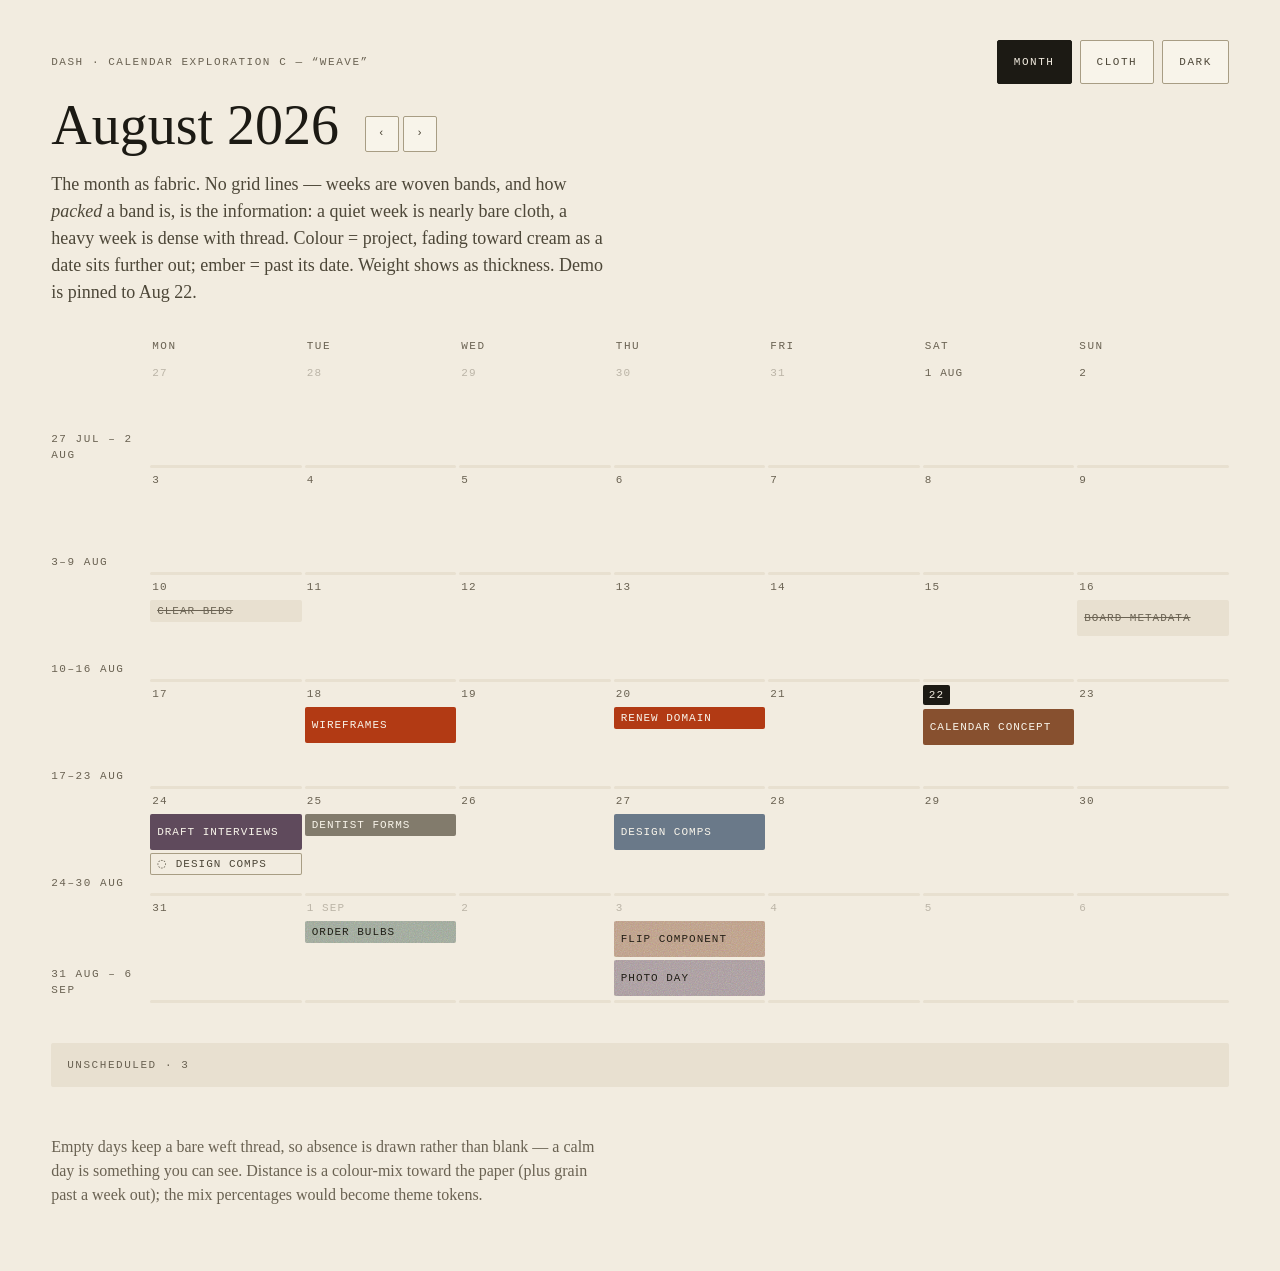
<file: docs/calendar-design/studies/exploration-c-weave.html>
<!DOCTYPE html>
<html lang="en">
<head>
<meta charset="utf-8">
<meta name="viewport" content="width=device-width, initial-scale=1">
<title>Dash Calendar — Exploration C · Weave</title>
<style>
:root {
  --text-scale: 1;
  --surface:        #f2ece0;
  --surface-raised: #f8f4ea;
  --surface-sunken: #e8e0d0;
  --border:         #cfc6b2;
  --border-strong:  #a89d84;
  --mount:          #17150f;
  --text-primary:  #1c1a14;
  --text-muted:    #4d4738;
  --text-faint:    #6a6252;
  --text-on-accent:#f8f4ea;
  --ember:         #b23a14;
  --ember-ink:     var(--text-on-accent);
  --color-green:  #4a6353;
  --color-clay:   #87502f;
  --color-blue:   #4c6076;
  --color-plum:   #5f4a5c;
  --font-body:    "Iowan Old Style", "Palatino Linotype", Palatino, Georgia, serif;
  --font-display: "Dash Canyon Local", "Iowan Old Style", "Palatino Linotype", Palatino, Georgia, serif;
  --font-mono:    ui-monospace, "SF Mono", Menlo, Consolas, monospace;
  --text-base: calc(1.125rem * var(--text-scale));
  --text-sm:   calc(1rem     * var(--text-scale));
  --text-lg:   calc(1.375rem * var(--text-scale));
  --text-2xl:  calc(2.5rem   * var(--text-scale));
  --text-3xl:  calc(3.5rem   * var(--text-scale));
  --text-label:calc(0.6875rem * var(--text-scale));
  --radius: 2px;
  --tap-min: 44px;
  --transition: 140ms ease;
}
:root[data-theme="dark"] {
  --surface:        #17150f;
  --surface-raised: #211e16;
  --surface-sunken: #100e09;
  --border:         #3a352a;
  --border-strong:  #524c3d;
  --text-primary: #efe8d8;
  --text-muted:   #c3bba7;
  --text-faint:   #928a76;
  --text-on-accent:#17150f;
  --ember:        #ef7a4e;
  --color-green:  #7fa38c;
  --color-clay:   #cf8a63;
  --color-blue:   #7f9bb8;
  --color-plum:   #a988a6;
}
* { box-sizing: border-box; margin: 0; }
html, body { background: var(--surface); color: var(--text-primary); }
body {
  font-family: var(--font-body); font-size: var(--text-base); line-height: 1.5;
  padding: 2.5rem clamp(1rem, 4vw, 3.5rem) 4rem; max-width: 1500px; margin: 0 auto;
}
button { font: inherit; color: inherit; background: none; border: none; cursor: pointer; }
.mk { font-family: var(--font-mono); font-size: var(--text-label); letter-spacing: 0.14em; text-transform: uppercase; color: var(--text-faint); }
header { margin-bottom: 2rem; }
.topline { display: flex; justify-content: space-between; align-items: baseline; gap: 1rem; flex-wrap: wrap; }
.controls { display: flex; gap: 0.5rem; }
.ctl {
  font-family: var(--font-mono); font-size: var(--text-label); letter-spacing: 0.14em; text-transform: uppercase;
  min-height: var(--tap-min); padding: 0 1rem; border: 1px solid var(--border-strong);
  border-radius: var(--radius); color: var(--text-muted); background: var(--surface-raised);
}
.ctl[aria-pressed="true"] { background: var(--text-primary); color: var(--surface); border-color: var(--text-primary); }
.ctl:focus-visible { outline: none; box-shadow: 0 0 0 2px var(--surface), 0 0 0 4px var(--text-primary); }
h1 { font-family: var(--font-display); font-size: var(--text-3xl); font-weight: 400; line-height: 1.05; margin-top: 0.75rem; }
.monthnav { display: inline-flex; gap: 0.25rem; margin-left: 0.75rem; vertical-align: 0.5rem; }
.monthnav .ctl { min-height: 36px; padding: 0 0.75rem; }
.intro { color: var(--text-muted); max-width: 62ch; margin-top: 1rem; }

/* grain — same vendorable SVG noise as exploration A */
.grain { position: relative; overflow: hidden; }
.grain::after {
  content: ""; position: absolute; inset: 0; pointer-events: none;
  background-image: url("data:image/svg+xml,%3Csvg xmlns='http://www.w3.org/2000/svg' width='140' height='140'%3E%3Cfilter id='n'%3E%3CfeTurbulence type='fractalNoise' baseFrequency='0.85' numOctaves='2' stitchTiles='stitch'/%3E%3C/filter%3E%3Crect width='140' height='140' filter='url(%23n)'/%3E%3C/svg%3E");
  opacity: 0.45; mix-blend-mode: overlay;
}

/* ============================================================
   MONTH — weeks as woven bands. No rules; the cloth is the structure.
   ============================================================ */
.dowrow { display: grid; grid-template-columns: 96px repeat(7, 1fr); gap: 3px; margin-bottom: 0.6rem; }
.dowrow .mk { text-align: left; padding-left: 2px; }
.band { display: grid; grid-template-columns: 96px repeat(7, 1fr); gap: 3px; margin-bottom: 3px; }
.bandlabel {
  display: flex; align-items: flex-end;
  font-family: var(--font-mono); font-size: var(--text-label);
  letter-spacing: 0.14em; text-transform: uppercase; color: var(--text-faint);
  padding-bottom: 4px;
}
.slot { min-height: 104px; display: flex; flex-direction: column; gap: 3px; }
.slot .dnum {
  font-family: var(--font-mono); font-size: var(--text-label); letter-spacing: 0.1em;
  color: var(--text-faint); padding: 1px 2px; margin-bottom: 1px;
}
.slot.today .dnum { background: var(--text-primary); color: var(--surface); align-self: flex-start; padding: 2px 6px; border-radius: var(--radius); }
.slot .weft { margin-top: auto; height: 3px; background: var(--surface-sunken); border-radius: 999px; }
.thread {
  border-radius: var(--radius);
  padding: 3px 7px;
  font-family: var(--font-mono); font-size: var(--text-label);
  letter-spacing: 0.09em; text-transform: uppercase; line-height: 1.35;
  white-space: nowrap; overflow: hidden; text-overflow: ellipsis;
  display: flex; align-items: center;
}
.thread.w1 { min-height: 22px; }
.thread.w2 { min-height: 36px; }
.thread.w3 { min-height: 54px; font-size: calc(var(--text-label) * 1.15); }

/* ============================================================
   CLOTH (agenda) — days as weft rows; entries as warp segments
   ============================================================ */
.cloth { border-top: 1px solid var(--border-strong); padding-top: 1rem; }
.crow { display: grid; grid-template-columns: 96px 1fr; gap: 1rem; align-items: center; min-height: 40px; }
.crow .datecell { text-align: right; }
.crow .dnum { font-family: var(--font-mono); font-size: var(--text-base); color: var(--text-faint); letter-spacing: 0.06em; }
.crow.is-today .dnum { background: var(--text-primary); color: var(--surface); padding: 2px 8px; border-radius: var(--radius); }
.crow.month-break { margin-top: 1.2rem; }
.crow .segs { display: flex; gap: 4px; align-items: center; min-height: 34px; }
.crow .weftline { height: 2px; background: var(--surface-sunken); border-radius: 999px; flex: 1; }
.seg {
  border-radius: var(--radius); padding: 6px 10px;
  font-family: var(--font-mono); font-size: var(--text-label);
  letter-spacing: 0.09em; text-transform: uppercase;
  white-space: nowrap; overflow: hidden; text-overflow: ellipsis;
}
.seg.w1 { flex: 0 1 150px; }
.seg.w2 { flex: 0 1 280px; }
.seg.w3 { flex: 0 1 460px; padding-top: 10px; padding-bottom: 10px; font-size: calc(var(--text-label) * 1.15); }
.hidden { display: none !important; }

/* ---- tray ---- */
.tray { margin-top: 2.5rem; background: var(--surface-sunken); border-radius: var(--radius); }
.tray summary { list-style: none; cursor: pointer; display: flex; align-items: center; gap: 0.75rem; min-height: var(--tap-min); padding: 0 1rem; }
.tray summary::-webkit-details-marker { display: none; }
.tray[open] summary { border-bottom: 1px solid var(--border); }
.trayrow { display: flex; align-items: center; gap: 0.75rem; padding: 0.6rem 1rem; border-bottom: 1px solid var(--border); }
.trayrow:last-child { border-bottom: none; }
.dot { width: 10px; height: 10px; border-radius: 999px; flex: none; }
.setdate { margin-left: auto; font-family: var(--font-mono); font-size: var(--text-label); letter-spacing: 0.14em; text-transform: uppercase; color: var(--text-muted); border-bottom: 1px dashed var(--border-strong); min-height: 32px; }
footer { margin-top: 3rem; color: var(--text-faint); font-size: var(--text-sm); max-width: 70ch; }
</style>
</head>
<body>
<header>
  <div class="topline">
    <span class="mk">Dash · Calendar exploration C — “Weave”</span>
    <div class="controls" role="group" aria-label="View controls">
      <button class="ctl" id="btnMonth" aria-pressed="true">Month</button>
      <button class="ctl" id="btnAgenda" aria-pressed="false">Cloth</button>
      <button class="ctl" id="btnDark" aria-pressed="false">Dark</button>
    </div>
  </div>
  <h1 id="title">August 2026
    <span class="monthnav">
      <button class="ctl" id="btnPrev" aria-label="Previous month">‹</button>
      <button class="ctl" id="btnNext" aria-label="Next month">›</button>
    </span>
  </h1>
  <p class="intro">The month as fabric. No grid lines — weeks are woven bands, and how
  <em>packed</em> a band is, is the information: a quiet week is nearly bare cloth, a heavy
  week is dense with thread. Colour = project, fading toward cream as a date sits
  further out; ember = past its date. Weight shows as thickness. Demo is pinned
  to Aug&nbsp;22.</p>
</header>

<main>
  <section id="monthView" aria-label="Month"></section>
  <section id="agendaView" class="cloth hidden" aria-label="Cloth"></section>

  <details class="tray" id="tray">
    <summary><span class="mk" id="trayCount">Unscheduled · 0</span></summary>
    <div id="trayBody"></div>
  </details>
</main>

<footer>
  <p>Empty days keep a bare weft thread, so absence is drawn rather than blank —
  a calm day is something you can see. Distance is a colour-mix toward the paper
  (plus grain past a week out); the mix percentages would become theme tokens.</p>
</footer>

<script>
const TODAY = "2026-08-22";
const PROJECTS = {
  dash:   { title: "Dash renovation",        v: "--color-clay"  },
  site:   { title: "Freelance site rebuild", v: "--color-blue"  },
  zine:   { title: "Studio zine, issue 2",   v: "--color-plum"  },
  garden: { title: "Garden overhaul",        v: "--color-green" },
};
const ENTRIES = [
  { p:"garden", label:"Clear beds",       date:"2026-08-10", kind:"due", w:1, done:true },
  { p:"dash",   label:"Board metadata",   date:"2026-08-16", kind:"due", w:2, done:true },
  { p:"site",   label:"Wireframes",       date:"2026-08-18", kind:"due", w:2 },
  { p:null,     label:"Renew domain",     date:"2026-08-20", kind:"due", w:1 },
  { p:"dash",   label:"Calendar concept", date:"2026-08-22", kind:"due", w:2 },
  { p:"zine",   label:"Draft interviews", date:"2026-08-24", kind:"due", w:2 },
  { p:"site",   label:"Design comps",     date:"2026-08-24", kind:"remind", w:1 },
  { p:null,     label:"Dentist forms",    date:"2026-08-25", kind:"due", w:1 },
  { p:"site",   label:"Design comps",     date:"2026-08-27", kind:"due", w:2 },
  { p:"garden", label:"Order bulbs",      date:"2026-09-01", kind:"due", w:1 },
  { p:"dash",   label:"Flip component",   date:"2026-09-03", kind:"due", w:2 },
  { p:"zine",   label:"Photo day",        date:"2026-09-03", kind:"due", w:2 },
  { p:null,     label:"Quarterly taxes",  date:"2026-09-15", kind:"due", w:2 },
  { p:"zine",   label:"Print deadline",   date:"2026-09-18", kind:"due", w:3 },
  { p:"site",   label:"Launch",           date:"2026-09-25", kind:"due", w:3 },
];
const UNSCHEDULED = [
  { p:"zine",   label:"Distribution plan" },
  { p:"garden", label:"Fence repair" },
  { p:"dash",   label:"Home panel maturation" },
];

const MONTHS = ["JAN","FEB","MAR","APR","MAY","JUN","JUL","AUG","SEP","OCT","NOV","DEC"];
const MONTHS_FULL = ["January","February","March","April","May","June","July","August","September","October","November","December"];
const DOW = ["MON","TUE","WED","THU","FRI","SAT","SUN"];
function parse(s){ const m=/^(\d{4})-(\d{2})-(\d{2})$/.exec(s); return {y:+m[1],mo:+m[2],d:+m[3]}; }
function iso(y,mo,d){ return `${y}-${String(mo).padStart(2,"0")}-${String(d).padStart(2,"0")}`; }
function noon(s){ const p=parse(s); return new Date(p.y,p.mo-1,p.d,12).getTime(); }
function daysUntil(s){ return Math.round((noon(s)-noon(TODAY))/86400000); }
function addDays(s,n){ const p=parse(s); const d=new Date(p.y,p.mo-1,p.d+n,12); return iso(d.getFullYear(),d.getMonth()+1,d.getDate()); }
function dowOf(s){ const p=parse(s); return (new Date(p.y,p.mo-1,p.d,12).getDay()+6)%7; }
function fmtDay(s){ const p=parse(s); return `${p.d} ${MONTHS[p.mo-1]}`; }
function pcVar(e){ return e.p ? `var(${PROJECTS[e.p].v})` : "var(--text-faint)"; }
function ctxOf(e){ return e.p ? PROJECTS[e.p].title : null; }

// the fade-toward-cream ramp — thread losing its dye with distance
function threadStyle(e){
  if (e.done) return { bg: "var(--surface-sunken)", ink: "var(--text-faint)", extra: "text-decoration:line-through", grain: false };
  if (e.kind === "remind") return { bg: "transparent", ink: "var(--text-muted)", extra: `box-shadow: inset 0 0 0 1px var(--border-strong)`, grain: false };
  const n = daysUntil(e.date);
  if (n < 0)  return { bg: "var(--ember)", ink: "var(--ember-ink)", grain: false };
  let pct, grain = false;
  if (n <= 2) pct = 100;
  else if (n <= 7) pct = 82;
  else if (n <= 14) { pct = 52; grain = true; }
  else { pct = 26; grain = true; }
  const bg = pct === 100 ? pcVar(e) : `color-mix(in srgb, ${pcVar(e)} ${pct}%, var(--surface))`;
  const ink = pct >= 82 ? "var(--text-on-accent)" : "var(--text-primary)";
  return { bg, ink, grain };
}
function threadEl(e, cls){
  const t = threadStyle(e);
  const div = document.createElement("div");
  div.className = `${cls} w${e.w}` + (t.grain ? " grain" : "");
  div.style.cssText = `background:${t.bg};color:${t.ink};` + (t.extra || "");
  div.title = (ctxOf(e) ? ctxOf(e) + " · " : "") + e.label + " · " + fmtDay(e.date);
  div.textContent = (e.kind === "remind" ? "◌ " : "") + e.label;
  return div;
}

let cursor = { y: 2026, mo: 8 };

function renderMonth(){
  const root = document.getElementById("monthView");
  root.innerHTML = "";
  const dow = document.createElement("div"); dow.className = "dowrow";
  dow.appendChild(document.createElement("span"));
  for (const d of DOW){ const s=document.createElement("span"); s.className="mk"; s.textContent=d; dow.appendChild(s); }
  root.appendChild(dow);

  const first = iso(cursor.y, cursor.mo, 1);
  let cur = addDays(first, -dowOf(first));
  const daysInMonth = new Date(cursor.y, cursor.mo, 0).getDate();
  const last = iso(cursor.y, cursor.mo, daysInMonth);
  const gridEnd = addDays(last, 6 - dowOf(last));

  const byDay = new Map();
  for (const e of ENTRIES){ (byDay.get(e.date) || byDay.set(e.date,[]).get(e.date)).push(e); }

  while (cur <= gridEnd){
    const band = document.createElement("div"); band.className = "band";
    const a = parse(cur), b = parse(addDays(cur, 6));
    const lbl = document.createElement("div"); lbl.className = "bandlabel";
    lbl.textContent = a.mo === b.mo ? `${a.d}–${b.d} ${MONTHS[a.mo-1]}` : `${a.d} ${MONTHS[a.mo-1]} – ${b.d} ${MONTHS[b.mo-1]}`;
    band.appendChild(lbl);
    for (let i = 0; i < 7; i++){
      const p = parse(cur);
      const slot = document.createElement("div");
      slot.className = "slot" + (cur === TODAY ? " today" : "");
      const num = document.createElement("span"); num.className = "dnum";
      num.textContent = p.d === 1 ? `1 ${MONTHS[p.mo-1]}` : p.d;
      if (p.mo !== cursor.mo) num.style.opacity = "0.4";
      slot.appendChild(num);
      const dayEntries = byDay.get(cur) || [];
      for (const e of dayEntries) slot.appendChild(threadEl(e, "thread"));
      const weft = document.createElement("div"); weft.className = "weft";
      slot.appendChild(weft);
      band.appendChild(slot);
      cur = addDays(cur, 1);
    }
    root.appendChild(band);
  }
  document.getElementById("title").firstChild.textContent = `${MONTHS_FULL[cursor.mo-1]} ${cursor.y} `;
}

function renderCloth(){
  const root = document.getElementById("agendaView");
  root.innerHTML = "";
  const byDay = new Map();
  for (const e of ENTRIES){ if (!e.done) (byDay.get(e.date) || byDay.set(e.date,[]).get(e.date)).push(e); }

  // overdue first, as loose ember threads above the cloth
  const overdue = ENTRIES.filter(e => !e.done && e.date < TODAY);
  if (overdue.length){
    const head = document.createElement("div"); head.className = "crow";
    head.innerHTML = `<div class="datecell"><span class="mk" style="color:var(--ember)">Overdue</span></div>`;
    const segs = document.createElement("div"); segs.className = "segs";
    for (const e of overdue){
      const el = threadEl(e, "seg");
      el.textContent += " · " + fmtDay(e.date);
      segs.appendChild(el);
    }
    head.appendChild(segs);
    root.appendChild(head);
  }

  let cur = TODAY;
  for (let i = 0; i <= 35; i++){
    const p = parse(cur);
    const row = document.createElement("div");
    row.className = "crow" + (cur === TODAY ? " is-today" : "") + (p.d === 1 ? " month-break" : "");
    row.innerHTML = `<div class="datecell"><span class="dnum">${p.d === 1 || cur === TODAY ? p.d + " " + MONTHS[p.mo-1] : p.d}</span></div>`;
    const segs = document.createElement("div"); segs.className = "segs";
    for (const e of (byDay.get(cur) || [])) segs.appendChild(threadEl(e, "seg"));
    const weft = document.createElement("div"); weft.className = "weftline";
    segs.appendChild(weft);
    row.appendChild(segs);
    root.appendChild(row);
    cur = addDays(cur, 1);
  }
}

function renderTray(){
  document.getElementById("trayCount").textContent = `Unscheduled · ${UNSCHEDULED.length}`;
  const body = document.getElementById("trayBody"); body.innerHTML = "";
  for (const u of UNSCHEDULED){
    const row = document.createElement("div"); row.className = "trayrow";
    row.innerHTML = `<span class="dot" style="background:var(${PROJECTS[u.p].v})"></span>` +
      `<span>${u.label}</span><span class="mk">${PROJECTS[u.p].title}</span>` +
      `<button class="setdate">Set date →</button>`;
    body.appendChild(row);
  }
}

function setMode(m){
  document.getElementById("btnMonth").setAttribute("aria-pressed", String(m==="month"));
  document.getElementById("btnAgenda").setAttribute("aria-pressed", String(m==="agenda"));
  document.getElementById("monthView").classList.toggle("hidden", m!=="month");
  document.getElementById("agendaView").classList.toggle("hidden", m!=="agenda");
  document.querySelector(".monthnav").style.visibility = m==="month" ? "visible" : "hidden";
  if (m==="agenda"){ document.getElementById("title").firstChild.textContent = "The next five weeks "; renderCloth(); }
  else renderMonth();
}
document.getElementById("btnMonth").onclick = () => setMode("month");
document.getElementById("btnAgenda").onclick = () => setMode("agenda");
document.getElementById("btnPrev").onclick = () => { cursor.mo--; if(cursor.mo<1){cursor.mo=12;cursor.y--;} renderMonth(); };
document.getElementById("btnNext").onclick = () => { cursor.mo++; if(cursor.mo>12){cursor.mo=1;cursor.y++;} renderMonth(); };
document.getElementById("btnDark").onclick = (ev) => {
  const root = document.documentElement;
  const on = root.getAttribute("data-theme") === "dark";
  if (on) root.removeAttribute("data-theme"); else root.setAttribute("data-theme","dark");
  ev.currentTarget.setAttribute("aria-pressed", String(!on));
};

renderMonth(); renderCloth(); renderTray();
</script>
</body>
</html>
</file>
<file: css/tokens.css>
/* ============================================================
   tokens.css — the ONE place visual values are defined (§10)
   ------------------------------------------------------------
   "Specimen archive" system (approved July 2026). Warm cream is the
   primary ground; near-black appears as a *material* (the mount board),
   not a mode. One ember accent is an INDICATOR only — overdue, stale,
   sync trouble — never decoration. Serif carries content; a mono voice
   carries every label, number, and date.

   AMENDED August 2026 — colour as ground. The seven PALETTE colours
   (--color-green … --color-gray) may now be used as filled grounds
   with --text-on-accent as the ink, not only as thin marks. That is
   what lets a project be identifiable at a glance. Ember is NOT in
   the palette and is NOT part of this: it stays an indicator, and it
   still means "past its date" and nothing else. The two can appear on
   the same page and still say different things.

   AMENDED August 17, 2026 — display serif. Dash keeps its existing
   Iowan/Palatino serif for reading, and gains ONE display voice for
   identity / large typographic structure. It asks only for a locally
   installed BN Canyon; no font file is shipped or cached. If the
   browser cannot see that local font, the display token falls straight
   back to the existing body serif.

   Every palette colour was measured as a background against
   --text-on-accent in both themes before this was allowed through:
   worst pair 5.32:1, best 7.62:1 — all past AA. Because
   --text-on-accent flips per theme, a ground stays legible through a
   re-theme with no second set of tokens to keep in sync.

   Components may ONLY reference these semantic tokens, never raw
   colors / sizes / fonts. A theme JSON file in Dash/themes/ can
   override any of these at runtime (see js/theme.js).

   Token NAMES are unchanged from earlier versions on purpose, so
   theme.js, sketch.js and every view keep working — only the VALUES
   moved. New tokens (--mount*, --ember*, --rule*, --text-label) were
   added for the new elements.

   Accessibility defaults still baked in HERE (§10):
     - 18px text floor, scaled by --text-scale
     - AA-contrast pairs verified on every ground, cream and mount
     - 44px minimum tap targets via --tap-min
   ============================================================ */

/* The post-it handwriting (October 2026): Beth Ellen, chosen by Andra.
   Unlike Canyon below, this one IS shipped with Dash, because it is free to
   redistribute under the SIL Open Font License (assets/fonts/OFL-BethEllen.txt).
   Vendored as woff2 — nothing is fetched from a font service. */
@font-face {
  font-family: "Dash Post-it Hand";
  src: url("../assets/fonts/BethEllen-Regular.woff2") format("woff2");
  font-style: normal;
  font-weight: 400;
  font-display: swap;
}

/* Local-only on purpose. The browser may use the copy Andra has installed on
   this device, but Dash never contains, serves or redistributes the font file. */
@font-face {
  font-family: "Dash Canyon Local";
  src: local("BN Canyon"), local("BNCanyonRegular");
  font-style: normal;
  font-weight: 400;
  font-display: swap;
}

:root {
  /* ---- text scale multiplier (settings slider writes this) ---- */
  --text-scale: 1;

  /* ---- surfaces: warm paper stock ---- */
  --surface:        #f2ece0;   /* app ground — warm cream */
  --surface-raised: #f8f4ea;   /* mounted sheet / entry field */
  --surface-sunken: #e8e0d0;   /* wells, inputs, the instrument strip */
  --border:         #cfc6b2;   /* hairline rule */
  --border-strong:  #a89d84;   /* stronger rule / control outline */

  /* ---- the mount board (near-black material, not "dark mode") ---- */
  --mount:          #17150f;
  --mount-soft:     #211e16;
  --rule-mount:     #3a352a;
  --ink-on-mount:       #efe8d8;
  --ink-on-mount-muted: #a89f8a;

  /* ---- ink (all AA on the paper grounds above) ---- */
  --text-primary:  #1c1a14;
  --text-muted:    #4d4738;   /* body previews, secondary content */
  --text-faint:    #6a6252;   /* counts, hints, dates */
  --text-on-accent:#f8f4ea;

  /* Removed August 2026 (code-health cleanup #11), all with zero readers:
       --tint-green … --tint-gray  the seven soft tint backgrounds. Their only
         consumers were the Kanban column wells and the Finder selection, both
         unregistered, and one hardcoded use on a project chip that now takes
         the project's own colour instead.
       --ember-soft  the Delete button's hover, which now derives from --ember
         so it follows the theme and any custom accent.
       --accent-1 / --accent-3 / --accent-4  "quiet accents, demoted" — never
         referenced by anything.
     --accent-2 deliberately STAYS: setAccent() in js/theme.js still writes it,
     and it is named in the original proposal §10. */

  /* ---- THE accent: ember. Indicator only. AA on paper. ---- */
  --accent-2:      #b23a14;   /* ember — legacy name kept; = indicator red */
  --ember:         #b23a14;
  /* What ember is when NOBODY has picked a custom accent.
     Settings can replace the accent, and it does so by writing --ember as an
     inline style on :root — which beats this stylesheet. So "what is ember
     normally?" can't be answered by reading --ember back; it would hand back
     whatever custom colour is currently in force. This token is the answer,
     and the accent flow deliberately never writes it (see setAccent /
     resetAccent in js/theme.js). Keep it equal to --ember above. */
  --ember-default: #b23a14;
  /* The ink that goes ON an ember ground (the overdue block, the tab
     badge, the late flag). A separate token because Settings can now
     replace the accent with any colour, and the ink on top has to be
     able to flip to near-black without the accent itself moving.
     Left pointing at --text-on-accent so it follows the theme until
     someone actually picks a custom accent. */
  --ember-ink:     var(--text-on-accent);
  --ember-on-mount:#ef7a4e;   /* same lamp, legible on the mount */
  --warn-on-mount: #c9a24f;   /* mid-band "aging", mount ground only */

  /* named status/type palette — data references these by name
     (registry color:"green"); see js/theme.js colorToken().
     Re-valued to quiet, AA inks that read as dot-marks. */
  --color-green:  #4a6353;
  --color-clay:   #87502f;
  --color-blue:   #4c6076;
  --color-ochre:  #6f5a2e;
  --color-plum:   #5f4a5c;
  --color-slate:  #575a5e;
  --color-gray:   #6a6252;

  /* ---- typography ---- */
  --font-body:    "Iowan Old Style", "Palatino Linotype", Palatino, Georgia, serif;
  --font-display: "Dash Canyon Local", "Iowan Old Style", "Palatino Linotype", Palatino, Georgia, serif;
  --font-ui:      -apple-system, BlinkMacSystemFont, "Segoe UI", system-ui, sans-serif;
  --font-mono:    ui-monospace, "SF Mono", Menlo, Consolas, monospace;
  /* Post-its only. Falls back to the body serif while it loads. */
  --font-postit:  "Dash Post-it Hand", var(--font-body);
  /* Beth Ellen's loops reach far above and below the line, so it needs less
     extra line spacing than the body serif to look evenly set. */
  --postit-line-height: 1.2;

  /* type scale — floor is 18px, everything scales with --text-scale */
  --text-base: calc(1.125rem * var(--text-scale)); /* 18px */
  --text-sm:   calc(1rem     * var(--text-scale)); /* 16px — never smaller */
  --text-lg:   calc(1.375rem * var(--text-scale)); /* 22px */
  --text-xl:   calc(1.875rem * var(--text-scale)); /* 30px */
  --text-2xl:  calc(2.5rem   * var(--text-scale)); /* 40px */
  /* the display size — added August 2026. Hierarchy in this system comes
     from a big SIZE jump rather than from more colours or heavier rules,
     so there has to be a step that's unmistakably the top of a page.
     Used for a project's name on its own page, and nothing smaller. */
  --text-3xl:  calc(3.5rem   * var(--text-scale)); /* 56px */
  /* the mono label voice — tiny letterspaced caps for ALL metadata */
  --text-label:calc(0.6875rem * var(--text-scale));/* 11px */
  --leading:   1.5;

  /* ---- spacing ---- */
  --space-1: 0.25rem;
  --space-2: 0.5rem;
  --space-3: 0.75rem;
  --space-4: 1rem;
  --space-5: 1.5rem;
  --space-6: 2.5rem;

  /* ---- shape & depth: sharper corners, hairlines over shadows ---- */
  --radius:      2px;
  --radius-sm:   2px;
  --radius-pill: 999px;      /* small round dots only */
  --shadow-1: none;
  --shadow-2: 0 6px 24px rgba(23,21,15,0.16);   /* modals only */

  /* ---- sketch / journal (§9) — unchanged intent, warm paper ---- */
  --sketch-paper:      #f4efe4;
  --sketch-paper-edge: #e7dfcd;
  --sketch-ink:        #2b2822;
  --sketch-ink-accent: #4a6b8a;

  /* ---- layout: how wide things are allowed to get (August 2026) ----
     These are the "spatial parameters". They live here, as tokens, so
     the whole app's density is four numbers rather than a hunt through
     the stylesheet.

     --page-max    the widest the content ever gets. Above this it just
                   stops growing; nothing stretches into unreadability.
     --panel-min   a panel is never NARROWER than this. This is the
                   number that stops text being clipped: the grid fits
                   FEWER, WIDER columns rather than as many as possible.
     --panel-max   …and never wider than this, so a single panel on a
                   big screen doesn't turn into metre-long rows.
     --rail-w      the fixed left rail. HOME ONLY — capture lives
                   there and has to stay reachable. A project page has
                   no rail; its controls moved into the colour banner.
     --index-rail-w the OTHER rail: the tag / type / status index on
                   List and Board. Deliberately its own number rather
                   than sharing --rail-w — the two rails hold different
                   things (capture vs. a list of filters) and want
                   different widths. It was a literal 248px in app.css
                   until August 2026, which meant one rail was tunable
                   from here and the other wasn't.
     --board-col-w how wide one column of cards is on the Board. The
                   masonry layout fits as many of these as will go, so
                   this is the Board's density knob.

     Adding a widget later needs none of these touched: the panel grid
     fits what it's given and reflows. */
  --page-max:      1500px;
  --panel-min:     480px;
  --panel-max:     660px;
  --rail-w:        340px;
  --index-rail-w:  248px;
  --board-col-w:   260px;

  /* ---- interaction ---- */
  /* --tap-min is the TOUCH floor and does not move. 44px, always, on
     anything a finger has to hit.

     --control-min is what controls actually size themselves to. It
     equals --tap-min by default, and drops on a device driven by a
     MOUSE (see the pointer query below) — where 44px isn't an
     accessibility requirement, it's just three chunky buttons eating
     the row before any text gets drawn. That reclaimed width is what
     stops labels being clipped on the desktop. */
  /* ============================================================
     CALENDAR (M3) — the dye ramp and the instruments
     ------------------------------------------------------------
     "Material is time-distance" (calendar architecture §1 rule 2).
     A mark's HUE is its project and only its project; how SOON it is
     reads as how much of that hue has settled into the paper. These
     four percentages are that ramp, and they are percentages rather
     than colours on purpose: every mark is drawn as
       color-mix(in srgb, <the project's colour> N%, var(--surface))
     so the whole ramp re-themes for free, dark mode included, with
     no second set of tokens to keep in sync.

     The DAY boundaries those percentages belong to (0–2 / 3–7 /
     8–14 / 15+) are deliberately NOT here: they are behaviour, not
     appearance, and live as constants beside the one ramp classifier
     in js/views/calendar.js so a test can walk them.
     ============================================================ */
  --cal-dye-near: 100%;   /* 0–2 days  — full dye, hard 2px ink edge */
  --cal-dye-soon: 100%;   /* 3–7 days  — full dye, no edge */
  /* October 2026 (Andra: "they should stay the color and not get pale"):
     the two far bands no longer thin out. Every upcoming dot is its
     project's full colour; what still says "close" is the hard ink edge
     on the 0–2 day band, and ember still means overdue. The old thinning
     was 55% for 8–14 days and 24% for 15+ (with grain). To bring it back,
     set these two numbers back AND DYE_MID / DYE_FAR in
     js/views/calendar.js; the grain returns by itself. */
  --cal-dye-mid:  100%;   /* 8–14 days — full dye */
  --cal-dye-far:  100%;   /* 15+ days  — full dye */
  --cal-grain-opacity: 0.45;   /* the shared assets/grain.svg overlay */

  /* The approach strip's overdue field. It is TINTED, not filled: the
     zone's WIDTH is what carries the signal (it is sized by how old
     the oldest debt is), so the colour only has to say "this side of
     the line is late". */
  --cal-overdue-tint: 9%;

  /* The load gauge's ceiling (§3b). Even at maximum load roughly a
     fifth of the landscape stays visible — the hills are never fully
     gone. Deliberately a token: this is the one number in the gauge
     that is a judgement about how loud the instrument is allowed to
     be, and it was corrected twice before it landed here. */
  --cal-fog-ceiling: 0.8;

  /* The flip widget's housing (§4). The ONE place Dash's 2px
     sharpness relaxes, because the setting mechanism is deliberately
     an OBJECT sitting on the surface rather than a region of it. */
  --radius-housing: 6px;

  --tap-min: 44px;
  --control-min: var(--tap-min);
  /* The per-item trash button (Round 1.1): the drawn mark inside the
     44px target, and how quiet it sits until the row is hovered or the
     button itself is focused. Never below the tap floor. */
  --trash-mark-size: 22px;
  --trash-mark-rest: 0.7;   /* 3:1+ against the ground in both themes */
  /* Focus is interface state, not an alert. Keep ember reserved for
     overdue/error/sync meaning and draw keyboard focus in neutral Dash ink. */
  --focus-ring: 0 0 0 2px var(--surface), 0 0 0 4px var(--text-primary);
  --transition: 140ms ease;
}

/* Dark = the mount becomes the ground (the black-monoprint theme). Kept
   AA and warm so a sketch made by day still reads at night. */
:root[data-theme="dark"] {
  --surface:        #17150f;
  --surface-raised: #211e16;
  --surface-sunken: #100e09;
  --border:         #3a352a;
  --border-strong:  #524c3d;

  --mount:          #100e09;
  --mount-soft:     #191710;
  --rule-mount:     #3a352a;
  --ink-on-mount:       #efe8d8;
  --ink-on-mount-muted: #a89f8a;

  --text-primary: #efe8d8;
  --text-muted:   #c3bba7;
  --text-faint:   #928a76;
  --text-on-accent:#17150f;

  --ember:         #ef7a4e;
  --accent-2:      #ef7a4e;
  /* the dark theme's own ember, so "reset to ember" in dark mode offers the
     colour ember actually is here — not the paper theme's */
  --ember-default: #ef7a4e;

  --color-green:  #7fa38c;
  --color-clay:   #cf8a63;
  --color-blue:   #7f9bb8;
  --color-ochre:  #c9a24f;
  --color-plum:   #a988a6;
  --color-slate:  #9ca0a6;
  --color-gray:   #928a76;

  --sketch-paper:      #2a2620;
  --sketch-paper-edge: #211d18;
  --sketch-ink:        #ece7db;
  --sketch-ink-accent: #8fb3d4;

  --shadow-1: none;
  --shadow-2: 0 6px 24px rgba(0,0,0,0.5);
}

/* A device whose PRIMARY pointer is precise — a trackpad or mouse. Phones
   and tablets report "coarse" and never match this, so every touch target
   in Dash stays at the full 44px where it matters. Only the pointer that
   doesn't need the padding loses it.

   The known edge: a touchscreen laptop reports its trackpad as primary and
   would get the smaller controls even though you could also poke the screen.
   Everything stays above the 24px desktop floor, so it's a comfort question
   rather than a reachability one. */
@media (pointer: fine) {
  :root { --control-min: 28px; }
}

@media (prefers-reduced-motion: reduce) {
  :root { --transition: 0ms; }
}
</file>
<file: css/app.css>
/* ============================================================
   app.css — layout & components. Uses ONLY tokens from tokens.css.
   If you find a raw color/size/font below, it's a bug (§10).
   ------------------------------------------------------------
   "Specimen archive" restyle (approved July 2026):
     - items are numbered specimen ENTRIES separated by hairlines,
       not boxed cards
     - type/status are tiny colored dot-MARKS (.mk), not filled pills
     - all metadata (labels, numbers, dates) speaks in a mono voice
     - the sidebar is a catalog INDEX; the topbar is an instrument STRIP
     - ember (--ember) appears only as an indicator, never decoration
   ============================================================ */

* { box-sizing: border-box; }
html, body { margin: 0; padding: 0; }

body {
  background: var(--surface);
  color: var(--text-primary);
  font-family: var(--font-body);
  font-size: var(--text-base);
  line-height: var(--leading);
  -webkit-text-size-adjust: 100%;
  overflow: hidden; /* app owns its own scroll regions */
  /* Subtle material: a faint dot grain, felt not seen (§ design).
     Drawn from the INK token rather than a fixed warm brown, so it inverts:
     dark specks on cream paper, pale specks on the mount. It used to be a
     literal rgba() and therefore stayed brown on the dark theme, where it
     was effectively invisible.
     The percentages are lower than the old alphas on purpose — near-black at
     5% is about 1.6× stronger against cream than the mid-brown it replaces,
     so 3% / 2% keeps the paper theme looking the way it always has. */
  background-image:
    radial-gradient(circle at 18% 22%, color-mix(in srgb, var(--text-primary) 3%, transparent) 0 1px, transparent 1px),
    radial-gradient(circle at 68% 74%, color-mix(in srgb, var(--text-primary) 2%, transparent) 0 1px, transparent 1px);
  background-size: 23px 23px, 31px 31px;
}

button, input, textarea, select {
  font-family: inherit;
  font-size: inherit;
  color: inherit;
}

:focus-visible { outline: none; box-shadow: var(--focus-ring); border-radius: var(--radius-sm); }

/* ---- the mono label voice: used for ALL metadata ---- */
.lbl, .num {
  font-family: var(--font-mono);
  font-size: var(--text-label);
  letter-spacing: 0.16em;
  text-transform: uppercase;
  color: var(--text-faint);
}
.num { letter-spacing: 0.08em; }

/* ---------- App shell: index rail + main ---------- */
#app {
  height: 100vh;
}

/* ---------- Sidebar = catalog index ---------- */
.sidebar {
  min-width: 0;
  min-height: 0;
  overflow-y: auto;
  overflow-x: visible;
  background: var(--surface);
  border-right: 1px solid var(--border);
  display: flex;
  flex-direction: column;
}

.brand {
  display: flex; align-items: center; gap: var(--space-2);
  padding: var(--space-5) var(--space-4) var(--space-4);
  font-family: var(--font-mono);
  font-size: var(--text-label);
  letter-spacing: 0.3em;
  text-transform: uppercase;
  font-weight: 500;
  color: var(--text-primary);
}
.brand .brand-mark {
  width: 22px; height: 22px; border-radius: var(--radius-pill);
  object-fit: cover;
  display: inline-block;
  flex: none;
}

.sidebar-section {
  position: relative;
  min-height: 100%;
  padding:
    0
    var(--space-4)
    var(--space-6)
    calc(var(--space-4) + var(--space-5));
}
.sidebar-section::before {
  content: "";
  position: absolute;
  top: 0;
  bottom: var(--space-6);
  left: var(--space-4);
  width: 1px;
  background: var(--border);
  pointer-events: none;
}
.sidebar-section h2 {
  margin:
    var(--space-6)
    0
    var(--space-2);
  padding: 0;

  border: 0;

  font-family: var(--font-mono);
  font-size: var(--text-label);
  font-weight: 500;
  line-height: 1;
  letter-spacing: 0.16em;
  text-transform: uppercase;
  color: var(--text-faint);
}
.sidebar-section h2:first-child { margin-top: 0; }

.nav-btn {
  position: relative;

  display: grid;
  grid-template-columns:
    5px
    minmax(0, 1fr)
    max-content;
  align-items: center;
  gap: var(--space-2);

  width: 100%;
  min-height: var(--control-min);
  padding: var(--space-1) 0;

  border: 0;
  border-radius: 0;
  background: transparent;
  color: var(--text-primary);

  text-align: left;
  cursor: pointer;
}
.nav-btn[aria-current="true"] {
  padding-left: 0;
  box-shadow: none;
  font-weight: 600;
  color: var(--text-primary);
}
.nav-filter-label {
  min-width: 0;
  overflow: hidden;
  text-overflow: ellipsis;
  white-space: nowrap;

  font-family: var(--font-body);
  font-size: var(--text-sm);
}
.nav-btn .count {
  justify-self: end;
  margin-left: 0;
  font-family: var(--font-mono);
  font-size: var(--text-label);
  font-weight: 400;
  line-height: 1;
  letter-spacing: 0.06em;
  color: var(--text-faint);
  font-variant-numeric: tabular-nums;
}
.nav-btn[aria-current="true"] .count { color: var(--text-muted); }
.nav-filter-mark {
  width: 5px;
  height: 5px;
  border-radius: 50%;
  flex: none;
}
.nav-btn:not(:has(.nav-filter-mark)) .nav-filter-label {
  grid-column: 1 / 3;
}
.sidebar-index-notch {
  position: absolute;
  top: var(--sidebar-notch-y, 0px);
  left: calc(var(--space-4) - 2px);
  z-index: 6;

  width: 15px;
  height: 18px;

  background:
    linear-gradient(
      to bottom,
      transparent 0 2px,
      var(--surface) 2px calc(100% - 2px),
      transparent calc(100% - 2px) 100%
    );

  transform: translateY(-50%);
  pointer-events: none;

    transition: top 140ms ease;
}
  .sidebar-index-notch::before,
  .sidebar-index-notch::after {
  content: "";
  position: absolute;
  left: 2px;

  width: 12px;
  height: 1px;
  background: var(--border);
  transform-origin: left center;
}
.sidebar-index-notch::before {
  top: 2px;
  transform: rotate(36deg);
}
.sidebar-index-notch::after {
  bottom: 2px;
  transform: rotate(-36deg);
}

.viewport.catalog-active .sidebar .nav-btn {
  position: relative;
  transition:
    transform 140ms ease,
    color 140ms ease;
}

.viewport.catalog-active .sidebar .nav-btn:hover,
.viewport.catalog-active .sidebar .nav-btn:focus-visible {
  transform: translateX(6px);
  z-index: 3;
}

/* (.sidebar-footer removed August 2026 — it held Settings and Read-aloud until
   those moved to the topbar, and nothing has rendered it since.) */

/* ---------- Main area ---------- */
.main {
  display: flex; flex-direction: column;
  min-width: 0; min-height: 0;
  height: 100vh;
}

/* ---------- Instrument strip (was topbar) ---------- */
.topbar {
  display: flex; align-items: center; gap: var(--space-3);
  padding: var(--space-3) var(--space-5);
  border-bottom: 1px solid var(--border-strong);
  background: var(--surface-sunken);
  flex-wrap: wrap;
}

.view-tabs { display: flex; gap: var(--space-4); flex-wrap: wrap; }
.view-tab {
  min-height: var(--control-min);
  min-width: var(--control-min);
  padding: var(--space-2) 0;
  border: none;
  background: transparent;
  cursor: pointer;
  font-family: var(--font-mono);
  font-size: var(--text-label);
  letter-spacing: 0.16em;
  text-transform: uppercase;
  color: var(--text-muted);
}
.view-tab[aria-current="true"] {
  color: var(--text-primary);
  font-weight: 600;
  box-shadow: inset 0 -2px 0 var(--ember);
}

/* Pushes the verbs to the right now that Search has left the topbar. */
.topbar-spacer { flex: 1; }

.search-wrap { position: relative; }
.search-wrap input {
  min-height: var(--control-min);
  width: 260px; max-width: 40vw;
  padding: var(--space-2) var(--space-3);
  background: var(--surface-raised);
  border: 1px solid var(--border);
  border-radius: var(--radius);
  font-family: var(--font-body);
}
.search-wrap input::placeholder { color: var(--text-faint); }

.btn {
  min-height: var(--control-min);
  padding: var(--space-2) var(--space-4);
  border-radius: var(--radius);
  border: 1px solid var(--border-strong);
  background: var(--surface-raised);
  color: var(--text-primary);
  font-family: var(--font-mono);
  font-size: var(--text-label);
  letter-spacing: 0.16em;
  text-transform: uppercase;
  cursor: pointer;
  display: inline-flex; align-items: center; justify-content: center; gap: var(--space-2);
}
.btn:hover { background: var(--surface-sunken); }
.btn-primary {
  background: var(--mount);
  border-color: var(--mount);
  color: var(--ink-on-mount);
  font-weight: 600;
}
.btn-primary:hover { background: var(--mount-soft); }

/* The viewport itself no longer carries the page padding — the catalog band is
   its first child and has to run edge to edge, so the padding moved onto
   #view-host. Home and Project are unaffected: they render into #view-host and
   get exactly the inset they had before. */
.viewport {
  flex: 1;
  min-height: 0;
  overflow: auto;
  padding: 0;
}
#view-host {
  padding: var(--space-5) var(--space-6);
}

.viewport.catalog-active {
  overflow: hidden;
  display: flex;
  flex-direction: column;
}
.viewport.catalog-active .catalog-layout {
  flex: 1;
  min-height: 0;
  display: grid;
  grid-template-columns: var(--index-rail-w) minmax(0, 1fr);
}
.viewport:not(.catalog-active) .catalog-layout { display: block; }
.viewport.catalog-active #view-host {
  min-width: 0;
  min-height: 0;
  overflow: auto;
  padding: var(--space-5) var(--space-6);
}
.viewport.catalog-active .sidebar { padding-top: var(--space-4); }

/* =========================================================================
   THE CATALOG BAND  (August 2026)
   =========================================================================
   The page's own header strip on List and Board, as distinct from .topbar,
   which is the APP's. The split is the point: the topbar says where you are
   and what you can do; the band says what you're looking at.

   Mount ground with cream ink — Andra's call. It's an existing material in
   the system (the Today rail is the same block), so nothing new is invented
   and it inverts correctly on the dark theme for free. Ember is untouched by
   this: it stays an indicator, and --ember-on-mount is the version of it that
   stays legible here.

   Sticky, not fixed: it belongs to the page and scrolls with it, but never
   leaves — re-sorting a list you've scrolled halfway down shouldn't mean
   scrolling back to the top first. */
.viewport.catalog-active .catalog-band {
  position: relative;
  flex: none;
  background: var(--mount);
  color: var(--ink-on-mount);
  padding:
    var(--space-3)
    var(--space-6);

  min-height: 66px;

  display: flex;
  align-items: center;
}

.viewport.catalog-active .band-controls {
  display: grid;
  grid-template-columns:
    minmax(220px, 1fr)
    max-content
    max-content
    max-content;
  align-items: end;
  column-gap: var(--space-6);

  width: 100%;
  min-width: 0;
}

.viewport.catalog-active .band-count {
  align-self: end;

  margin: 0;
  padding-bottom: var(--space-2);

  color: var(--ink-on-mount-muted);

  font-family: var(--font-mono);
  font-size: var(--text-label);
  font-weight: 400;
  line-height: 1;
  letter-spacing: 0.12em;
  text-transform: uppercase;

  white-space: nowrap;
}

/* "You are looking at a slice." Quiet, but impossible to miss once it's there,
   because a filter you forgot about looks exactly like missing data. */
.band-filter {
  display: inline-flex; align-items: center; gap: var(--space-2);
  min-height: var(--control-min);
  padding: 0 var(--space-2);
  border: 1px solid var(--ink-on-mount-muted);
  border-radius: var(--radius);
  font-family: var(--font-mono);
  font-size: var(--text-label);
  letter-spacing: 0.12em;
  text-transform: uppercase;
  color: var(--ink-on-mount);
}
.band-filter-clear {
  min-height: var(--control-min); min-width: var(--control-min);
  border: none; background: transparent;
  color: var(--ink-on-mount-muted);
  cursor: pointer;
  font-size: var(--text-label);
}
.band-filter-clear:hover { color: var(--ember-on-mount); }

/* Controls sitting on the mount use one quiet baseline rather than filled
   fields. */
.viewport.catalog-active #band-search {
  width: 100%;
  max-width: none;

  margin: 0;
  padding:
    0
    0
    var(--space-2);

  border: 0;
  border-bottom: 1px solid var(--ink-on-mount-muted);
  border-radius: 0;

  background: transparent;

  color: var(--ink-on-mount);

  font-family: var(--font-mono);
  font-size: var(--text-sm);
  font-weight: 400;
  line-height: 1;
  letter-spacing: 0.08em;

  outline: none;

  transition:
    border-color 140ms ease;
}

.viewport.catalog-active #band-search::placeholder {
  color: var(--ink-on-mount-muted);
  opacity: 1;

  font-family: var(--font-mono);
  font-size: var(--text-sm);
  letter-spacing: 0.08em;
}

.viewport.catalog-active #band-search:focus {
  border-bottom-color: var(--ink-on-mount);
}

.viewport.catalog-active #group-sel,
.viewport.catalog-active #sort-sel {
  min-width: 0;

  margin: 0;

  padding:
    0
    var(--space-5)
    var(--space-2)
    0;

  border: 0;
  border-bottom: 1px solid var(--ink-on-mount-muted);
  border-radius: 0;

  background-color: transparent;

  color: var(--ink-on-mount);

  font-family: var(--font-mono);
  font-size: var(--text-label);
  font-weight: 500;
  line-height: 1;
  letter-spacing: 0.10em;
  text-transform: uppercase;

  cursor: pointer;
  outline: none;

  transition:
    border-color 140ms ease;
}

.viewport.catalog-active #group-sel:hover,
.viewport.catalog-active #group-sel:focus,
.viewport.catalog-active #sort-sel:hover,
.viewport.catalog-active #sort-sel:focus {
  border-bottom-color: var(--ink-on-mount);
}

/* The dropdown list is drawn by the OS on the page's own surface, not on the
   mount — name both so a dark theme doesn't hand back an unreadable menu. */
.band-sel option { background: var(--surface-raised); color: var(--text-primary); }

@media (max-width: 900px) {
  .viewport.catalog-active .band-controls {
    grid-template-columns:
      minmax(180px, 1fr)
      max-content
      max-content;
  }

  .viewport.catalog-active .band-count {
    display: none;
  }
}

/* The rail toggle. A band control, not a topbar button: quiet, outlined in the
   ink it sits on, and it never appears on a view without a rail. */
.band-btn {
  min-height: var(--control-min);
  padding: var(--space-1) var(--space-3);
  border: 1px solid var(--ink-on-mount-muted);
  border-radius: var(--radius);
  background: transparent;
  color: var(--ink-on-mount);
  font-family: var(--font-mono);
  font-size: var(--text-label);
  letter-spacing: 0.16em;
  text-transform: uppercase;
  cursor: pointer;
  display: inline-flex; align-items: center; gap: var(--space-2);
}
.band-btn:hover { background: var(--mount-soft); }

/* ---------- Marks: type/status as dot-marks (was chips) ---------- */
.mk {
  font-family: var(--font-mono);
  font-size: var(--text-label);
  letter-spacing: 0.14em;
  text-transform: uppercase;
  display: inline-flex; align-items: center; gap: 0.45em;
  color: var(--text-muted);
  white-space: nowrap;
}
.mk::before {
  content: "";
  width: 5px; height: 5px; border-radius: 50%;
  background: currentColor; flex: none;
}
.mk-ember { color: var(--ember); font-weight: 600; }
/* FILING vs STATE (August 2026, List typography pass).
   A type mark says what Dash filed this as; it never changes and you can't
   change it from a row. A status says where the thing IS, and on List you can
   change it in place. Only the second one earns colour, so a row carries ONE
   coloured mark instead of two competing ones — the same rule Home already
   follows, where ember-overdue is the only colour in a metadata line.
   Set by typeChip(store, item, { quiet: true }) in views/shared.js, which
   omits the inline registry colour so this class can take effect. */
.mk-quiet { color: var(--text-faint); }

/* ---------- Quick status control (list rows / board cards) ---------- */
/* Reads as a .mk mark that happens to be tappable — same mono voice, same
   5px dot drawn from currentColor, colour still set inline from the status
   registry. It's a utility, not a new focal point on the row: no fill, no
   border at rest, just a small caret so it doesn't look like plain text.
   Sizing follows --control-min (28px on a mouse, 44px on a finger) like every
   other control since the spacing pass. */
.status-ctl {
  display: inline-flex; align-items: center; gap: 0.45em;
  min-height: var(--control-min);
}
.status-ctl::before {
  content: "";
  width: 5px; height: 5px; border-radius: 50%;
  background: currentColor; flex: none;
}
.status-ctl::after {
  content: "▾";
  font-family: var(--font-mono);
  font-size: var(--text-label);
  color: var(--text-faint);
  margin-left: -0.25em;
  pointer-events: none;
}
.status-ctl select {
  min-height: var(--control-min);
  padding: 0 var(--space-1);
  border: 1px solid transparent;
  border-radius: var(--radius);
  background: transparent;
  color: inherit;
  font-family: var(--font-mono);
  font-size: var(--text-label);
  letter-spacing: 0.14em;
  text-transform: uppercase;
  cursor: pointer;
  -webkit-appearance: none; appearance: none;
}
.status-ctl select:hover { border-color: var(--border); background: var(--surface-raised); }
.status-ctl select:focus-visible {
  border-color: var(--border-strong);
  background: var(--surface-raised);
  box-shadow: var(--focus-ring);
  outline: none;
}
/* The options themselves are drawn by the OS, which does not inherit the
   inline registry colour — name the surface so a dark theme doesn't hand back
   a white menu. */
.status-ctl option { color: var(--text-primary); background: var(--surface-raised); }

/* ---- The status control measures its word, not its longest option --------
   (August 2026, Board metadata pass.)

   A native <select> is always as wide as its WIDEST option. With "On hold" in
   the registry, every shorter status left a pocket of dead space between the
   word and the caret, and that pocket changed size from entry to entry — so
   the right edge of the metadata line was ragged down a Board column and
   along a List row.

   The visible word is now its own span (.status-ctl-label) and the real
   select is laid over the whole control at zero opacity. The wrapper measures
   the current status; the select is still a real native control underneath,
   so keyboard, screen reader and the iOS picker are unchanged, and the whole
   visible mark — dot, word and caret — remains the tap target.

   Shared on purpose: List rows, Board cards and the Desk drawer all draw the
   same control, and the drift was the same on all three. */
.status-ctl {
  position: relative;
}

/* The mono voice moves off the select and onto the word, unchanged: same
   family, size, tracking and case the select was rendering. The transparent
   border is held at rest so hover doesn't shift anything, and the space
   before the caret is a margin rather than padding, so the hover box hugs
   the word exactly. */
.status-ctl-label {
  font-family: var(--font-mono);
  font-size: var(--text-label);
  letter-spacing: 0.14em;
  text-transform: uppercase;
  white-space: nowrap;

  padding: 0;
  margin-right: var(--space-1);

  border: 1px solid transparent;
  border-radius: var(--radius);
}

.status-ctl select {
  position: absolute;
  inset: 0;
  width: 100%;
  height: 100%;

  margin: 0;
  padding: 0;
  border: 0;

  opacity: 0;

  /* iOS zooms the page when a focused control's text is under 16px. The
     select is invisible, so this size is never seen — it just stops the
     picker from yanking the viewport. */
  font-size: var(--text-sm);
}

.status-ctl:hover .status-ctl-label {
  border-color: var(--border);
  background: var(--surface-raised);
}

/* The ring moves to the word, because the select it used to sit on is now
   transparent. */
.status-ctl:has(select:focus-visible) .status-ctl-label {
  border-color: var(--border-strong);
  background: var(--surface-raised);
  box-shadow: var(--focus-ring);
}

.tag {
  font-family: var(--font-mono);
  font-size: var(--text-label);
  letter-spacing: 0.1em;
  color: var(--text-faint);
  white-space: nowrap;
}
.tag::before { content: "#"; }

/* chip: retained ONLY for editor inputs (tag/project pickers) and small
   count badges. Quiet, sharp, not a filled pill. */
.chip {
  display: inline-flex; align-items: center; gap: var(--space-1);
  padding: 2px var(--space-2);
  border: 1px solid var(--border);
  border-radius: var(--radius);
  font-family: var(--font-mono);
  font-size: var(--text-label);
  letter-spacing: 0.08em;
  background: var(--surface-sunken);
  color: var(--text-muted);
  white-space: nowrap;
}
.chip.tag { border: none; background: none; padding: 0; }
.chip.tag::before { content: "#"; }

/* ---------- Groups → numbered plates ---------- */
.group {
  margin: 0 0 var(--space-5);
}

.group:last-child {
  margin-bottom: 0;
}

.group-head {
  display: grid;
  grid-template-columns:
    max-content
    minmax(var(--space-6), 1fr)
    max-content;
  align-items: center;
  gap: var(--space-3);

  min-height: var(--control-min);

  margin: 0;
  padding:
    var(--space-3)
    0
    var(--space-2);

  border: 0;
  background: transparent;

  cursor: pointer;
}

.group-title {
  grid-column: 1;
  grid-row: 1;

  font-family: var(--font-mono);
  font-size: var(--text-label);
  font-weight: 600;
  line-height: 1;
  /* 0.22em, not 0.18em: the same tracking Home's .plate-title and
     .today-head carry, so a section label reads identically on both
     screens. The heading's structure is untouched. */
  letter-spacing: 0.22em;
  text-transform: uppercase;

  color: var(--text-primary);

  transition:
    transform 140ms ease,
    color var(--transition);
}

.group-rule {
  grid-column: 2;
  grid-row: 1;

  width: 100%;
  height: 1px;

  background: var(--border);
}

.group-count {
  grid-column: 3;
  grid-row: 1;

  font-family: var(--font-mono);
  font-size: var(--text-label);
  font-weight: 400;
  line-height: 1;
  /* matches Home's .today-head .group-count */
  letter-spacing: 0.08em;

  color: var(--text-faint);
  font-variant-numeric: tabular-nums;
}

.group-head:hover .group-title,
.group-head:focus-visible .group-title {
  transform: translateX(4px);
}

.group-head:focus-visible {
  outline: none;
}

.group-head[aria-expanded="false"] .group-rule {
  opacity: 0.55;
}

/* ---------- Specimen entry (was boxed item-row) ---------- */
.item-row {
  display: grid;
  grid-template-columns: auto 1fr;
  gap: var(--space-4);
  align-items: start;
  padding: var(--space-4) var(--space-2);
  border-bottom: 1px solid var(--border);
  cursor: pointer;
}
.item-row:hover { background: var(--surface-raised); }
.item-row:first-child { border-top: 1px solid var(--border); }

.group .item-row {
  position: relative;

  display: grid;

  padding:
    var(--space-3)
    var(--space-2);

  border: 0;
  border-bottom: 1px solid var(--border);
  border-radius: 0;
  background: transparent;

  cursor: pointer;

  transition:
    transform 140ms ease,
    background var(--transition);
}

.group .item-row:hover,
.group .item-row:focus-visible {
  transform: translateX(4px);
  background: color-mix(
    in srgb,
    var(--surface-raised) 45%,
    transparent
  );
}

.group .item-row:focus-visible {
  outline: none;
}

/* ---- List row typography (August 2026) ----------------------------
   Scoped to `.group`, which is List's own wrapper and nothing else's, so
   Board cards, Home's today rows, Project and the Desk drawer are all
   untouched by everything below.

   The problem this fixes: every mono thing in a row was 11px, two of them
   carried a saturated registry colour, and the title sat 8px under the
   marks — five voices at two levels of loudness. Home solves the same
   problem by separating its mono ranks with ink and tracking, and by
   letting one serif line stand alone with real air around it. These rules
   borrow those rules. NO structural change: the auto/1fr grid, the
   hairlines, the collapse, the project registration tab and the
   translateX hover are all exactly as they were. */

.group .item-row .item-meta {
  margin:
    0
    0
    var(--space-2);
}

/* The date stops being the fourth item in a left-to-right queue and becomes
   a right-hand readout — the same move Home makes with .today-head
   .group-count and .merge-note-head .num. On a narrow window .item-meta
   still wraps, and the date simply takes its own right-aligned line. */
.group .item-row .item-meta > .num {
  margin-left: auto;
}

/* One step out from the status mark's 0.14em, onto the .lbl rank, so the
   two marks are no longer typographically identical. */
.group .item-row .mk {
  letter-spacing: 0.16em;
}

.group .item-row .item-title {
  margin:
    var(--space-2)
    0
    0;

  font-size: var(--text-lg);
  font-weight: 400;
  /* both borrowed from Home's .sheet-h1 — a serif line at this size wants
     slightly tighter tracking and leading than body copy */
  letter-spacing: -0.01em;
  line-height: 1.2;
}

.group .item-row .item-body-preview {
  margin:
    var(--space-1)
    0
    0;

  line-height: 1.4;
  /* THE mass fix. On a wide screen .item-main is unconstrained, so two
     clamped preview lines ran ~110 characters each and outweighed the
     22px title above them. A measure in ch is the type's own unit rather
     than a design value, which is why it isn't a token — same reasoning
     as the 22ch on .stage-chip and the 46rem on .ms-section > .hint. The
     preview stays --text-muted on purpose: making it fainter would have
     fixed the hierarchy at the cost of legibility. */
  max-width: 68ch;
}

.group .item-row .item-foot {
  margin-top: var(--space-3);
}

/* down from 0.1em, onto the same rank as the date */
.group .item-row .tag {
  letter-spacing: 0.08em;
}

.item-no {
  font-family: var(--font-mono);
  font-size: var(--text-label);
  letter-spacing: 0.06em;
  color: var(--text-faint);
  padding-top: 0.2em;
  white-space: nowrap;
}
/* the old solid type swatch, kept for project rows: now a thin rule */
.item-swatch {
  width: 3px; align-self: stretch; min-height: 2.4em;
  border-radius: 0;
  flex: none;
}
.item-main { min-width: 0; }
.item-meta { display: flex; flex-wrap: wrap; gap: var(--space-3); align-items: center; margin-bottom: var(--space-1); }
.item-title { font-size: var(--text-lg); font-weight: 400; margin: 0 0 var(--space-1); line-height: 1.25; }
.item-body-preview {
  color: var(--text-muted);
  font-size: var(--text-sm);
  margin: 0;
  display: -webkit-box; -webkit-line-clamp: 2; -webkit-box-orient: vertical;
  overflow: hidden;
}
.item-foot { display: flex; flex-wrap: wrap; gap: var(--space-3); margin-top: var(--space-2); }

/* stale/overdue accent: the only ember in a list (set by future phases) */
.item-row.flag { box-shadow: inset 2px 0 0 var(--ember); }

/* ---------- Board (masonry) view ---------- */
.board {
  column-width: var(--board-col-w);
  column-gap: var(--space-4);
}
.board-group {
  margin: 0 0 var(--space-5);
}

.board-group:last-child {
  margin-bottom: 0;
}

.board-group-head {
  display: grid;
  grid-template-columns:
    max-content
    minmax(var(--space-6), 1fr)
    max-content;
  align-items: center;
  gap: var(--space-3);

  margin: 0 0 var(--space-4);
  padding: 0;

  border: 0;
}

.board-group-head::after {
  content: "";
  grid-column: 2;
  grid-row: 1;

  width: 100%;
  height: 1px;

  background: var(--border);
}

.board-group-title {
  grid-column: 1;
  grid-row: 1;

  min-width: 0;

  font-family: var(--font-mono);
  font-size: var(--text-label);
  font-weight: 600;
  line-height: 1;
  letter-spacing: 0.18em;
  text-transform: uppercase;

  color: var(--text-primary);
}

.board-group-count {
  grid-column: 3;
  grid-row: 1;

  font-family: var(--font-mono);
  font-size: var(--text-label);
  font-weight: 400;
  line-height: 1;
  letter-spacing: 0.06em;

  color: var(--text-faint);
  font-variant-numeric: tabular-nums;
}
.board .card {
  position: relative;

  break-inside: avoid;
  margin-bottom: var(--space-4);

  padding:
    var(--space-3)
    var(--space-4)
    var(--space-4);

  background: var(--surface-raised);

  border: 0;
  border-radius: 0;

  box-shadow:
    inset 0 1px 0 var(--border),
    inset 0 -1px 0 var(--border);

  cursor: pointer;

  transition:
    transform 140ms ease,
    background var(--transition);
}
.board .card:hover {
  transform: translateY(-2px);
  background: var(--surface);
}
.board .card:focus-visible {
  transform: translateY(-2px);
  border-radius: 0;
}

.board .card-head {
  display: flex;
  align-items: baseline;
  justify-content: space-between;
  gap: var(--space-3);

  min-width: 0;

  padding-bottom: var(--space-2);
  margin-bottom: var(--space-3);

  border-bottom: 1px solid var(--border);
}
.board .card .item-title {
  margin: 0 0 var(--space-2);
  font-size: var(--text-lg);
  font-weight: 400;
  line-height: 1.15;
}
.board .card .item-body-preview {
  margin: 0 0 var(--space-2);
  line-height: 1.35;
}
.board .card .item-meta {
  display: flex;
  flex-wrap: wrap;
  align-items: center;
  gap: var(--space-2);
  margin: var(--space-3) 0 0;
}
.board .card .item-foot {
  margin-top: var(--space-3);
  gap: var(--space-2);
}

/* ---- Board card typography (August 2026) --------------------------
   Phase 6 continued: the metadata rules List got, carried onto Board.
   Scoped to `.board .card`, which is Board's own wrapper and nothing
   else's, so List rows, Home, Project, the Desk drawer and the
   unregistered kanban are untouched by everything below.

   FILING vs STATE, again. A card carried TWO saturated registry colours
   side by side — the type mark and the status control — at the same
   size, the same case and the same 0.14em tracking. Since the metadata
   grammar pass hid the dot on .mk, colour was the only thing the type
   mark had left, which meant the loudest signal on a card belonged to
   the one mark you cannot act on.

   Board's marks sit BELOW the title rather than above it, so unlike
   List they were never competing with the serif — they were competing
   with each other, and across a masonry of cards a scattered field of
   registry colour at the foot of every slip reads as decoration rather
   than information. Quieting the type leaves ONE coloured mark per
   card. Set by itemCard(..., { quietType: true }) from views/board.js.

   NO structural change: the masonry columns, card order, the de-boxed
   top rule, .card-head, the sketch thumb, drag/select and the project
   registration tab are all exactly as they were. */

/* One step out from the status control's 0.14em, onto the .lbl rank, so
   the two marks are no longer typographically identical. Same move the
   List pass made on .group .item-row .mk. */
.board .card .mk {
  letter-spacing: 0.16em;
}

/* down from 0.1em, onto the same rank as the card-head date */
.board .card .tag {
  letter-spacing: 0.08em;
}

/* Borrowed from Home's .sheet-h1 by way of List: a serif line at this
   size wants slightly tighter tracking and a little more leading than
   the 1.15 it had. It matters more here than it did on List, because a
   --board-col-w column wraps most titles onto two or three lines, and
   1.15 set them closer than the mono metadata around them. */
.board .card .item-title {
  letter-spacing: -0.01em;
  line-height: 1.2;
}

/* ---------- Kanban view ---------- */
.kanban {
  display: flex; gap: var(--space-5);
  align-items: flex-start;
  min-height: 100%;
}
.kanban-col {
  flex: 0 0 300px;
  background: var(--surface-raised);
  border: 1px solid var(--border);
  border-radius: var(--radius);
  padding: var(--space-3);
  max-height: 100%;
  display: flex; flex-direction: column;
}
.kanban-col > h3 {
  font-family: var(--font-mono);
  font-size: var(--text-label);
  letter-spacing: 0.16em;
  text-transform: uppercase;
  font-weight: 600;
  margin: var(--space-1) var(--space-1) var(--space-3);
  padding-bottom: var(--space-2);
  border-bottom: 1px solid var(--border-strong);
  display: flex; align-items: center; gap: var(--space-2);
}
.kanban-col > h3 .group-count { color: var(--text-faint); margin-left: auto; }
.kanban-list { overflow-y: auto; display: flex; flex-direction: column; gap: var(--space-3); }
.kanban .card {
  background: var(--surface);
  border: 1px solid var(--border);
  border-radius: var(--radius);
  padding: var(--space-3);
  cursor: grab;
}
.kanban .card:active { cursor: grabbing; }
.kanban .card.dragging { opacity: 0.5; }
.kanban-col.drop-target { outline: 2px dashed var(--ember); outline-offset: -4px; }

/* ---------- Finder columns view ---------- */
.finder { display: flex; gap: 0; height: 100%; }
.finder-col {
  flex: 0 0 260px;
  border-right: 1px solid var(--border);
  overflow-y: auto;
  padding: var(--space-2) var(--space-3);
}
.finder-col:last-child { flex: 1; }
.finder-entry {
  display: flex; align-items: center; gap: var(--space-2);
  min-height: var(--control-min);
  padding: var(--space-2) 0;
  border-bottom: 1px solid transparent;
  cursor: pointer;
  font-family: var(--font-body);
  font-size: var(--text-sm);
}
.finder-entry:hover { border-bottom-color: var(--border); }
.finder-entry[aria-current="true"] {
  color: var(--text-primary); font-weight: 600;
  box-shadow: inset 3px 0 0 var(--ember);
  padding-left: var(--space-2);
}
.finder-entry .count {
  margin-left: auto;
  font-family: var(--font-mono); font-size: var(--text-label);
  letter-spacing: 0.06em; color: var(--text-faint);
}

/* ---------- Empty state: dot-grid motif ---------- */
.empty {
  max-width: 34rem; margin: 12vh auto 0;
  text-align: center; color: var(--text-muted);
  padding: var(--space-6);
  background-image: radial-gradient(circle, var(--border) 1px, transparent 1px);
  background-size: 15px 15px;
}
.empty h2 { font-family: var(--font-body); font-size: var(--text-xl); font-weight: 400; color: var(--text-primary); margin-bottom: var(--space-2); }
.empty p { margin-bottom: var(--space-4); }

/* ---------- Modal / detail editor ---------- */
.modal-scrim {
  position: fixed; inset: 0;
  /* The dim behind a dialog. --mount is the near-black material and is what
     this literal already was; going through the token means it follows a
     re-theme instead of being a fixed colour that happens to match. A shadow
     stays dark in BOTH themes — this deliberately doesn't use an ink token,
     which would invert and give a pale "shadow". */
  background: color-mix(in srgb, var(--mount) 42%, transparent);
  display: flex; align-items: flex-start; justify-content: center;
  padding: var(--space-5);
  overflow-y: auto;
  z-index: 50;
}
.modal {
  background: var(--surface-raised);
  border: 1px solid var(--border-strong);
  border-radius: var(--radius);
  box-shadow: var(--shadow-2);
  width: min(680px, 100%);
  margin-top: 6vh;
  padding: var(--space-5);
}
.modal h2 {
  margin-top: 0;
  font-family: var(--font-mono);
  font-size: var(--text-label);
  letter-spacing: 0.2em;
  text-transform: uppercase;
  color: var(--text-primary);
  padding-bottom: var(--space-2);
  border-bottom: 2px solid var(--mount);
}

.field { margin-bottom: var(--space-4); }
.field label {
  display: block;
  font-family: var(--font-mono);
  font-size: var(--text-label);
  letter-spacing: 0.14em;
  text-transform: uppercase;
  color: var(--text-muted);
  margin-bottom: var(--space-1);
}
.field input[type="text"],
.field input[type="date"],
.field textarea,
.field select {
  width: 100%;
  min-height: var(--control-min);
  padding: var(--space-2) var(--space-3);
  background: var(--surface);
  border: 1px solid var(--border);
  border-radius: var(--radius);
  font-family: var(--font-body);
}
.field textarea { min-height: 8rem; resize: vertical; line-height: var(--leading); }
.field .hint { color: var(--text-faint); font-size: var(--text-sm); font-family: var(--font-body); margin-top: var(--space-1); }

.row { display: flex; gap: var(--space-3); flex-wrap: wrap; }
.row > .field { flex: 1; min-width: 12rem; }

/* A slider's track is thin, so give the whole control a finger-sized height. */
input[type="range"] { min-height: var(--control-min); }

.chip-input { display: flex; flex-wrap: wrap; gap: var(--space-1); align-items: center; }
.chip-input .chip { cursor: default; }
/* The little x on a tag / project / link chip. The glyph stays small; the
   button around it is a full tap target (44px on a touch screen, 28px with a
   mouse). Each chip is as tall as its button, so two chips on neighbouring
   lines can never share a tap area and remove the wrong one. */
.chip-input .chip { padding-block: 0; }
.chip-input .chip button {
  border: none; background: none; cursor: pointer; color: inherit;
  min-height: var(--control-min); min-width: var(--control-min);
  padding: 0;
  font-size: var(--text-sm);
}
.chip-input input {
  flex: 1; min-width: 8rem; border: none; background: transparent;
  min-height: var(--control-min); padding: var(--space-1);
}

.modal-actions { display: flex; gap: var(--space-2); margin-top: var(--space-5); flex-wrap: wrap; }
.modal-actions .spacer { flex: 1; }
.btn-danger { color: var(--ember); border-color: var(--ember); background: transparent; }
/* The hover is a wash of the accent ITSELF, not a fixed pale tint.
   --ember-soft was a literal peach that was never in ACCENT_TOKENS and never
   had a dark-theme value, which broke it two ways at once: on the dark theme
   the lettering fell to 1.91:1 (AA wants 4.5), and once Settings could change
   the accent, a blue accent gave you a blue Delete button that hovered to
   peach. Deriving it from --ember fixes both by construction — it follows the
   theme and it follows whatever accent is in force.
   10% specifically: measured 4.69:1 on paper and 5.17:1 on the mount with the
   default ember, both clear of AA, and it's the same weight as every other
   button's hover in this file. Going stronger costs contrast — 14% drops the
   paper reading to 4.43 and under the floor. */
.btn-danger:hover { background: color-mix(in srgb, var(--ember) 10%, transparent); }

/* ---------- Attachments (files/images) ---------- */
.attach-list {
  display: flex; flex-wrap: wrap; gap: var(--space-2);
  margin-bottom: var(--space-2);
}
.attach-chip {
  position: relative;
  border: 1px solid var(--border);
  border-radius: var(--radius);
  overflow: hidden;
  background: var(--surface-sunken);
}
.attach-link { display: block; text-decoration: none; color: inherit; }
.attach-thumb { width: 88px; height: 88px; object-fit: cover; display: block; }
.attach-doc {
  width: 88px; height: 88px;
  display: flex; flex-direction: column; align-items: center; justify-content: center;
  gap: var(--space-1); padding: var(--space-2); text-align: center;
}
.attach-doc-ext {
  font-family: var(--font-mono); font-weight: 700; font-size: var(--text-label);
  letter-spacing: 0.08em;
  color: var(--text-primary); background: var(--surface);
  padding: 2px var(--space-2); border-radius: var(--radius);
}
.attach-doc-name {
  font-family: var(--font-mono); font-size: var(--text-label); color: var(--text-muted);
  overflow: hidden; text-overflow: ellipsis; white-space: nowrap; max-width: 80px;
}
/* Remove sits UNDER the picture as its own labelled strip, not as a tiny dot
   on top of it. A dot big enough to tap would cover the thumbnail you tap to
   open the file; a strip keeps the two targets apart, so a stray tap on the
   picture can never delete it. */
.attach-remove {
  display: flex; align-items: center; justify-content: center;
  width: 100%;
  min-height: var(--control-min);
  border: none; border-top: 1px solid var(--border);
  background: var(--surface-raised); color: var(--text-muted);
  font-family: var(--font-mono); font-size: var(--text-label);
  letter-spacing: 0.1em; text-transform: uppercase;
  cursor: pointer; padding: 0;
}
.attach-remove:hover { color: var(--text-primary); }
.attach-remove:focus-visible { outline: none; box-shadow: inset 0 0 0 2px var(--text-primary); }

/* ---------- Sketch / journal canvas (§9) ---------- */
.sketch-wrap {
  display: flex; flex-direction: column; gap: var(--space-2);
}
.sketch-toolbar {
  display: flex; align-items: center; gap: var(--space-2);
  flex-wrap: wrap;
}
.sketch-sep {
  width: 1px; align-self: stretch; min-height: 1.6em;
  background: var(--border); margin: 0 var(--space-1);
}
.sketch-tool {
  min-height: var(--control-min);
  padding: var(--space-1) var(--space-3);
  border-radius: var(--radius);
  border: 1px solid var(--border-strong);
  background: var(--surface-raised);
  color: var(--text-primary);
  font-family: var(--font-mono);
  font-size: var(--text-label);
  letter-spacing: 0.1em;
  text-transform: uppercase;
  cursor: pointer;
}
.sketch-tool:hover { background: var(--surface-sunken); }
.sketch-tool[aria-pressed="true"] {
  background: var(--mount);
  border-color: var(--mount);
  color: var(--ink-on-mount);
}

/* Pen swatches: a filled ink dot; the selected one gets a ring. */
.sketch-color {
  --swatch: var(--sketch-ink);
  min-height: var(--control-min); min-width: var(--control-min);
  width: var(--control-min); height: var(--control-min);
  border-radius: var(--radius-pill);
  border: 1px solid var(--border);
  background: var(--surface-raised);
  cursor: pointer;
  display: inline-flex; align-items: center; justify-content: center;
  padding: 0;
}
.sketch-color::before {
  content: "";
  width: 18px; height: 18px; border-radius: var(--radius-pill);
  background: var(--swatch);
  /* a hairline inside the ink dot so a pale pen still has a defined edge */
  box-shadow: inset 0 0 0 1px color-mix(in srgb, var(--mount) 10%, transparent);
}
.sketch-color[aria-pressed="true"] {
  border-color: var(--swatch);
  box-shadow: 0 0 0 2px var(--swatch);
}

.sketch-paper {
  position: relative;
  width: 100%;
  height: min(58vh, 460px);
  border-radius: var(--radius);
  border: 1px solid var(--border);
  overflow: hidden;
  background-color: var(--sketch-paper);
  background-image:
    radial-gradient(120% 100% at 50% 0%, transparent 60%, var(--sketch-paper-edge) 100%),
    url("data:image/svg+xml;utf8,<svg xmlns='http://www.w3.org/2000/svg' width='120' height='120'><filter id='n'><feTurbulence type='fractalNoise' baseFrequency='0.9' numOctaves='2' stitchTiles='stitch'/><feColorMatrix type='saturate' values='0'/></filter><rect width='120' height='120' filter='url(%23n)' opacity='0.04'/></svg>");
  /* the paper's own inset shading — a shadow, so it stays dark on both themes */
  box-shadow: inset 0 1px 3px color-mix(in srgb, var(--mount) 10%, transparent),
              inset 0 0 40px color-mix(in srgb, var(--mount) 5%, transparent);
  touch-action: none;
}
.sketch-canvas {
  position: absolute; inset: 0;
  width: 100%; height: 100%;
  display: block;
  cursor: crosshair;
  touch-action: none;
}

/* Sketch previews on list rows and cards. */
.item-sketch-thumb {
  width: 54px; height: 54px; flex: none;
  border-radius: var(--radius-sm);
  background: var(--sketch-paper);
  border: 1px solid var(--border);
  overflow: hidden;
  display: flex; align-items: center; justify-content: center;
}
.card-sketch-thumb {
  width: 100%; height: 150px;
  border-radius: var(--radius-sm);
  background: var(--sketch-paper);
  border: 1px solid var(--border);
  overflow: hidden; margin-bottom: var(--space-2);
  display: flex; align-items: center; justify-content: center;
}
.sketch-thumb-img { max-width: 100%; max-height: 100%; object-fit: contain; display: block; }

/* ---------- Toast / error banner (§13.1 fail loudly) ---------- */
#toasts {
  position: fixed; left: 50%; bottom: var(--space-5);
  transform: translateX(-50%);
  display: flex; flex-direction: column; gap: var(--space-2);
  z-index: 100; width: min(520px, 92vw);
}
.toast {
  background: var(--surface-raised);
  border: 1px solid var(--border-strong);
  border-left: 4px solid var(--text-muted);
  border-radius: var(--radius);
  box-shadow: var(--shadow-2);
  padding: var(--space-3) var(--space-4);
  font-family: var(--font-body);
  font-size: var(--text-sm);
  display: flex; align-items: center; gap: var(--space-3);
}
.toast.error { border-left-color: var(--ember); }
.toast.success { border-left-color: var(--color-green); }
.toast .toast-msg { flex: 1; }
.toast button {
  border: none; background: none; cursor: pointer;
  color: var(--text-muted); text-decoration: underline;
  font-family: var(--font-mono); font-size: var(--text-label);
  /* a finger-sized target, not a bare link: the words stay small, the
     area around them is the button */
  min-height: var(--control-min); min-width: var(--control-min);
  padding: 0 var(--space-2);
}

/* ---------- Read-aloud / icon button ---------- */
.icon-btn {
  min-height: var(--control-min); min-width: var(--control-min);
  border: 1px solid var(--border);
  background: var(--surface-raised);
  border-radius: var(--radius);
  cursor: pointer;
  display: inline-flex; align-items: center; justify-content: center;
}
.icon-btn:hover { background: var(--surface-sunken); }

/* ---------- Sync status: the one indicator lamp ---------- */
.sync-pill {
  font-family: var(--font-mono); font-size: var(--text-label);
  letter-spacing: 0.14em; text-transform: uppercase;
  color: var(--text-muted);
  display: flex; align-items: center; gap: var(--space-2);
}
.sync-pill .dot { width: 7px; height: 7px; border-radius: 50%; background: var(--text-faint); }
.sync-pill.ok .dot { background: var(--color-green); }
.sync-pill.dirty .dot { background: var(--ember); }

/* ---------- Home: the daily specimen sheet (Update 2) ---------- */
/* Was a flat 900px, which meant a big screen was mostly margin. Now it
   grows to --page-max and then stops. Nothing inside stretches without
   limit — the rail is fixed and each panel caps at --panel-max — so the
   extra room becomes MORE COLUMNS rather than longer lines. */
.sheet-page { max-width: var(--page-max); }

.sheet-masthead {
  border-bottom: 2px solid var(--mount);
  padding-bottom: var(--space-3);
  margin-bottom: var(--space-5);
}
.sheet-masthead-top {
  display: flex; justify-content: space-between; align-items: baseline;
  gap: var(--space-4); flex-wrap: wrap;
}
.sheet-h1 {
  font-family: var(--font-body);
  font-size: var(--text-2xl);
  font-weight: 400; letter-spacing: -0.01em; line-height: 1.05;
  margin: 0;
}

/* numbered plate section head */
.plate {
  display: flex; align-items: baseline; gap: var(--space-3);
  margin: var(--space-6) 0 var(--space-3);
  padding-bottom: var(--space-2);
  border-bottom: 1px solid var(--border-strong);
}
/* (.plate-no removed August 2026 with the roman numerals — see plate() in
   js/views/home.js.) */
.plate-title {
  font-family: var(--font-mono); font-size: var(--text-label);
  letter-spacing: 0.22em; text-transform: uppercase;
  color: var(--text-primary); font-weight: 600;
}
.plate-right { margin-left: auto; }

/* capture well */
.capture {
  border: 1px solid var(--border-strong);
  background: var(--surface-raised);
  padding: var(--space-4);
  display: flex; flex-direction: column; gap: var(--space-3);
}
.capture textarea {
  width: 100%; min-height: 82px; resize: vertical;
  background: var(--surface); border: 1px solid var(--border);
  border-radius: var(--radius);
  padding: var(--space-3);
  font-family: var(--font-body); font-size: var(--text-base);
  line-height: var(--leading);
}
.capture textarea::placeholder { color: var(--text-faint); }
.capture-row { display: flex; gap: var(--space-3); flex-wrap: wrap; align-items: center; }
.capture-note { margin-left: auto; }

.sheet-empty {
  padding: var(--space-5);
  color: var(--text-muted);
  background-image: radial-gradient(circle, var(--border) 1px, transparent 1px);
  background-size: 15px 15px;
}
.sheet-empty p { margin: 0 0 var(--space-1); }
.sheet-empty .hint { color: var(--text-faint); font-size: var(--text-sm); }

/* the black mount panel — neglect register */
.mount {
  background: var(--mount);
  color: var(--ink-on-mount);
  padding: var(--space-5) var(--space-5) var(--space-5);
  /* the same dot grain as the paper, but in the mount's own cream ink —
     --ink-on-mount is what this literal already was, to within a shade */
  background-image: radial-gradient(circle at 30% 35%, color-mix(in srgb, var(--ink-on-mount) 5%, transparent) 0 1px, transparent 1px);
  background-size: 19px 19px;
}
/* (.mount-head removed August 2026 — the neglect register stopped drawing its
   own header once it sat in a panel that carries the title.) */
.mount-row {
  display: grid; grid-template-columns: 64px 1fr auto; gap: var(--space-4);
  align-items: baseline;
  padding: var(--space-3) 0;
  border-bottom: 1px solid var(--rule-mount);
  cursor: pointer;
}
.mount-row:hover { background: var(--mount-soft); }
.mount-no { font-family: var(--font-mono); font-size: var(--text-label); letter-spacing: 0.06em; color: var(--ink-on-mount-muted); }
.mount-title { font-family: var(--font-body); font-size: var(--text-base); color: var(--ink-on-mount); min-width: 0; }
.mount-age {
  font-family: var(--font-mono); font-size: var(--text-label); letter-spacing: 0.1em;
  color: var(--ink-on-mount-muted);
}
.mount-age.aging { color: var(--warn-on-mount); }
.mount-age.stale { color: var(--ember-on-mount); font-weight: 600; }
.mount-empty { color: var(--ink-on-mount-muted); font-size: var(--text-sm); }

/* the dot-cluster motif under the register */
.heat-strip { display: flex; gap: var(--space-1); flex-wrap: wrap; margin-top: var(--space-4); }
.heat-dot { width: 9px; height: 9px; border-radius: 50%; background: var(--rule-mount); }
.heat-dot.warm { background: var(--warn-on-mount); }
.heat-dot.cold { background: var(--ember-on-mount); }

/* ============================================================
   Home: the dashboard grid and its panels  (August 2026)
   ------------------------------------------------------------
   "Concept B" from mockups/home-hierarchy-explorations.html.
   Home stopped being one vertical scroll and became a board: a
   fixed left rail (capture + stat readouts) beside a flexible
   column of bordered panels.

   The bit worth understanding is .panel-col. It is its OWN grid,
   not a stack of hand-placed divs, and its track list is
   auto-fit — so it lays out however many panels the registry in
   home.js hands it. Two panels on a 900px sheet resolve to one
   column (2 × 320px doesn't fit), which is exactly right today.
   Give Home more width, or a third panel, and the same rule
   flows them side by side with no JS change and no new CSS.

   Every value below is a token. If you find a literal here,
   it's a bug (§10).
   ============================================================ */

.dash-grid {
  display: grid;
  grid-template-columns: var(--rail-w) 1fr;
  gap: var(--space-5);
  align-items: start;
}
/* min-width:0 on both children: grid items default to min-content
   width, which lets a long unbroken title shove the whole layout
   sideways. This is the fix, and it's why it appears on the rail,
   the panel column and each panel. */
.dash-rail { min-width: 0; }
/* the rail's plate is the first thing on the sheet under the
   masthead, so it doesn't want .plate's usual big top margin */
.dash-rail .plate { margin-top: 0; }
/* in a 340px rail the capture note wants its own line rather than
   being pushed to the right of four buttons */
.dash-rail .capture-note { margin-left: 0; flex-basis: 100%; }
/* a panel in the rail needs the breathing room the plate/capture
   above it would otherwise not give it */
.dash-rail .panel { margin-top: var(--space-5); }
/* the neglect register in the rail: the catalogue number column
   goes to the compact width, so the TITLE gets the space back */
.dash-rail .mount { padding: var(--space-4); }
.dash-rail .mount-row { grid-template-columns: 44px 1fr auto; gap: var(--space-3); }

/* The panel columns. The important word is COMFORT, not density.
   ------------------------------------------------------------
   This used to be minmax(320px, 1fr), which means "fit as many 320px
   columns as will go". On a wide screen that produced three cramped
   columns and clipped every label in them — the opposite of what a
   big screen is for.

   minmax(--panel-min, --panel-max) instead means "a column is never
   narrower than comfortable, and never wider than readable". Fewer,
   wider columns. Same rule fits one panel on a laptop, two on a
   desktop, and stacks on a phone with nothing device-specific
   written down.

   And it's the growth path: a new widget is one more panel object,
   and the grid finds room for it without this rule changing. A panel
   that wants the full width says span: 2 in its own module — the
   width decision lives with the widget, not in a saved layout that
   goes stale the moment the set of panels changes. */
.panel-col {
  display: grid;
  grid-template-columns: repeat(auto-fit, minmax(min(100%, var(--panel-min)), var(--panel-max)));
  justify-content: start;
  gap: var(--space-5);
  align-items: start;
  min-width: 0;
}
/* span > 1. Said as 1 / -1 ("first line to last line") rather than
   `span 2`, because a literal span of 2 in a one-track grid makes
   the browser invent a phantom second column. */
.panel-wide { grid-column: 1 / -1; }

.panel {
  background: var(--surface-raised);
  border: 1px solid var(--border-strong);
  min-width: 0;
}
.panel-head {
  display: flex; align-items: baseline; gap: var(--space-2);
  /* wraps rather than overflows: at a large --text-scale the title
     and the right-hand readout stop fitting on one line in the rail */
  flex-wrap: wrap;
  padding: var(--space-3) var(--space-4);
  background: var(--surface-sunken);
  border-bottom: 1px solid var(--border-strong);
}
.panel-right { margin-left: auto; }
.panel-body { padding: var(--space-2) var(--space-4) var(--space-4); }
/* for panels whose content brings its own edge-to-edge surface —
   the neglect register's black mount */
.panel-body-flush { padding: 0; }
/* the body is the last thing in the box; its child shouldn't stack
   its own bottom margin on top of the box's padding */
.panel-body > .today,
.panel-body > .mount { margin-bottom: 0; }
/* a row's hover was --surface-raised, which is now the panel's own
   ground — so inside a panel the hover goes the other way */
.panel-body .item-row:hover { background: var(--surface-sunken); }

/* HOME ONLY: Due & coming up is chronological information written ON the
   daily sheet, not a pick-up-able object. Keep the Today well and the overdue
   interruption inside it, but remove the generic panel box around the whole
   section. Other panels — especially the Archive object — keep their chrome. */
.sheet-page .panel[data-panel="today"] {
  background: transparent;
  border: 0;
}
.sheet-page .panel[data-panel="today"] > .panel-head {
  padding: var(--space-2) 0;
  background: transparent;
  border-bottom: 1px solid var(--border-strong);
}
.sheet-page .panel[data-panel="today"] > .panel-body {
  padding: var(--space-3) 0 0;
}
/* The overdue block used negative margins only to escape the old panel-body
   inset. With that container gone it can align honestly with the section. */
.sheet-page .panel[data-panel="today"] .today-band-overdue {
  margin: 0 0 var(--space-5);
}

/* stat readouts — marginal ledger notes on the daily sheet.
   They are useful counts, not four equal dashboard objects, so the shared
   rules carry the structure and each datum stays visually open. */
.stat-strip {
  display: grid;
  grid-template-columns: repeat(2, minmax(0, 1fr));
  column-gap: var(--space-4);
  margin-top: var(--space-4);
  border-top: 1px solid var(--border-strong);
}
.stat {
  display: grid;
  grid-template-columns: max-content minmax(0, 1fr);
  align-items: baseline;
  gap: var(--space-2);
  min-width: 0;
  padding: var(--space-3) 0;
  border-bottom: 1px solid var(--border);
  background: transparent;
}
.stat-num {
  display: block;
  font-family: var(--font-body);
  font-size: var(--text-lg);
  line-height: 1;
}
.stat .lbl {
  display: block;
  min-width: 0;
  margin-top: 0;
  line-height: 1.25;
}
/* the sanctioned ember: an overdue count that isn't zero */
.stat.is-alert .stat-num { color: var(--ember); }

/* ============================================================
   Colour as ground, and the project banner  (August 2026)
   ------------------------------------------------------------
   The amendment in tokens.css: the seven palette colours may be
   filled grounds, not only marks. Ember is not part of this and
   still means "overdue" alone.

   The colour itself never appears here — it's DATA, set inline
   from the registry or the item (see groundStyle in
   views/shared.js). What lives in this file is only what has to
   be true of ANY colour block: the ink on it, how the mono voice
   behaves on it, and how the hairlines soften.
   ============================================================ */

/* Anything sitting on a filled colour block reads --ground-ink, which the
   block itself sets inline (groundStyle in views/shared.js) to whichever of
   Dash's two inks is more readable on that particular colour. The fallback
   covers any block that doesn't set it. This is what lets an ARBITRARY hex —
   one nothing in this stylesheet could have anticipated — still be legible. */
.on-ground,
.project-banner { color: var(--ground-ink, var(--text-on-accent)); }
/* A chip that IS a colour block (a project chip in the item editor) keeps its
   hairline, but the hairline has to come from the block's own ink — the paper
   --border would draw a pale outline around a saturated colour. Same
   color-mix-over-a-token trick the banner's rules use, so it re-themes and
   works for a hex no stylesheet has seen. */
.chip.on-ground {
  border-color: color-mix(in srgb, var(--ground-ink, var(--text-on-accent)) 40%, transparent);
}
.on-ground .lbl,
.project-banner .lbl,
.on-ground .num,
.project-banner .num { color: var(--ground-ink, var(--text-on-accent)); }

.project-banner {
  padding: var(--space-5) var(--space-5) var(--space-6);
  margin-bottom: var(--space-5);
  /* the dot ground from the mount, at the faintest reading — the
     texture that ties a colour block back to the paper system */
  background-image: radial-gradient(circle at 30% 35%,
    color-mix(in srgb, var(--ground-ink, var(--text-on-accent)) 12%, transparent) 0 1px, transparent 1px);
  background-size: 19px 19px;
}
.project-banner-top {
  display: flex; align-items: baseline; gap: var(--space-4); flex-wrap: wrap;
  padding-bottom: var(--space-3);
  border-bottom: 1px solid color-mix(in srgb, var(--ground-ink, var(--text-on-accent)) 45%, transparent);
}
/* the one place ember is allowed through a colour block: a project
   whose current stage has run past its date has to be able to say so */
.project-banner .banner-late {
  font-weight: 600;
  padding: 0 var(--space-2);
  background: var(--ember);
  color: var(--ember-ink);
}

/* SCALE — the whole point of the block. A 3× jump off the body size
   is what gives a dense page an unmistakable top. */
.project-banner-title {
  font-family: var(--font-body);
  font-size: var(--text-3xl);
  font-weight: 400;
  letter-spacing: -0.02em;
  line-height: 1.02;
  margin: var(--space-4) 0 0;
  overflow-wrap: anywhere;   /* a long project name wraps, never overflows */
}
.project-banner-next {
  display: flex; align-items: baseline; gap: var(--space-3); flex-wrap: wrap;
  margin-top: var(--space-4);
  padding-top: var(--space-3);
  border-top: 1px solid color-mix(in srgb, var(--ground-ink, var(--text-on-accent)) 45%, transparent);
}
.project-banner-next-label {
  font-family: var(--font-body); font-size: var(--text-lg);
}
.project-banner-body {
  margin: var(--space-4) 0 0;
  max-width: 60ch;
  color: color-mix(in srgb, var(--ground-ink, var(--text-on-accent)) 82%, transparent);
}

/* ---------- controls ON the colour block ----------
   Everything you can do to a project lives in the banner now, so the
   buttons have to survive landing on any colour — including a hex
   this stylesheet has never seen.

   They do it by being drawn entirely from --ground-ink and --ground-bg,
   the two values the block sets on itself. An outline button is ink on
   the block; the primary inverts to the block's colour on ink. Both are
   therefore exactly as readable as the block's own text, which was
   measured. Nothing here names a colour.
   ------------------------------------------------------------ */
.banner-nav {
  display: flex; gap: var(--space-2); flex-wrap: wrap;
  margin-left: auto;   /* pushed to the right of the state line */
}
.banner-actions {
  display: flex; gap: var(--space-3); flex-wrap: wrap;
  margin-top: var(--space-5);
  padding-top: var(--space-4);
  border-top: 1px solid color-mix(in srgb, var(--ground-ink, var(--text-on-accent)) 45%, transparent);
}

.project-banner .btn,
.on-ground .btn {
  background: transparent;
  color: var(--ground-ink, var(--text-on-accent));
  border-color: color-mix(in srgb, var(--ground-ink, var(--text-on-accent)) 55%, transparent);
}
.project-banner .btn:hover,
.on-ground .btn:hover {
  background: color-mix(in srgb, var(--ground-ink, var(--text-on-accent)) 14%, transparent);
  border-color: var(--ground-ink, var(--text-on-accent));
}
/* The primary action on the DESK's banner does not invert to a solid block —
   there it read as the loudest thing on the page, which is the opposite of
   what a banner control should do. It stays in the ground's own family and
   earns its place with a full-strength border and weight. Ink on the ground
   is the pair the token system already measured, so contrast is unchanged.
   (The old .project-banner keeps its inversion below; nothing else uses it.) */
.on-ground .btn-primary {
  background: transparent;
  color: var(--ground-ink, var(--text-on-accent));
  border-color: var(--ground-ink, var(--text-on-accent));
  font-weight: 600;
}
.on-ground .btn-primary:hover {
  background: color-mix(in srgb, var(--ground-ink, var(--text-on-accent)) 20%, transparent);
}

/* the primary flips: the block's ink becomes the fill, and the block's
   own colour becomes the lettering */
.project-banner .btn-primary {
  background: var(--ground-ink, var(--text-on-accent));
  border-color: var(--ground-ink, var(--text-on-accent));
  color: var(--ground-bg, var(--ember));
}
.project-banner .btn-primary:hover {
  background: color-mix(in srgb, var(--ground-ink, var(--text-on-accent)) 88%, transparent);
}
.project-banner .btn:focus-visible,
.on-ground .btn:focus-visible {
  outline: none;
  box-shadow: 0 0 0 2px var(--ground-bg, var(--surface)),
              0 0 0 4px var(--ground-ink, var(--text-on-accent));
}

/* ---------- the Projects page's own band ----------
   Same dark-ground language as the catalog band List/Board use — mount
   ground, cream ink, mono uppercase title, a recessed search box — so the
   picker page reads as one family with the rest of the app.

   It's a separate set of classes rather than a reuse of .catalog-band
   itself: Project has always opted out of that shared component
   (ownFilter: true in project.js), its search is a plain text filter
   rather than the shared query/group/sort pipeline, and .catalog-band is
   sticky and edge-to-edge in a way that assumes it sits OUTSIDE the
   padded #view-host — Project renders inside it, like Home does. Sitting
   inset here keeps it predictable rather than fighting that layout.
   ------------------------------------------------------------ */
.project-picker-band {
  background: var(--mount);
  color: var(--ink-on-mount);
  padding: var(--space-4) var(--space-5);
  margin-bottom: var(--space-5);
  display: flex;
  flex-direction: column;
  gap: var(--space-3);
}
.project-picker-band .search-wrap input {
  background: var(--mount-soft);
  border: 1px solid var(--mount-soft);
  color: var(--ink-on-mount);
}
.project-picker-band .search-wrap input::placeholder { color: var(--ink-on-mount-muted); }
.project-picker-band .search-wrap input:hover { border-color: var(--ink-on-mount-muted); }
.project-picker-band .search-wrap input:focus-visible {
  border-color: var(--ink-on-mount);
  box-shadow: 0 0 0 2px var(--mount), 0 0 0 4px var(--ember-on-mount);
  outline: none;
}

/* ---------- the projects list, as a shelf (August 2026) ----------
   Replaces the plain item-row list on the Projects picker page. Same
   data as before — a project's own colour via groundStyle(), whether
   it's overdue via stageOf() — just read as spines instead of rows.
   Colour, ink and the focus ring all follow the same ground-block
   pattern as the banner above, so a picked colour (or a custom hex)
   stays legible here too, on any theme.
   ------------------------------------------------------------ */
.project-shelf-wrap {
  overflow-x: auto;
  padding-bottom: var(--space-2);
}
.project-shelf {
  display: flex;
  align-items: flex-end;
  gap: var(--space-2);
  min-width: max-content;
}

.spine {
  /* thickness stands for how much is in the project — never thinner
     than --tap-min, the accessibility floor, however few entries.
     (20% bigger, Aug 2026 — the floor itself doesn't move; only the
     part driven by entry count and the ceiling above it do.) */
  width: clamp(var(--tap-min), calc(34px + var(--n, 8) * 3.1px), 115px);
  height: clamp(264px, 50vh, 432px);
  border: none;
  cursor: pointer;
  display: flex;
  flex-direction: column;
  align-items: center;
  justify-content: flex-end;
  padding: var(--space-3) var(--space-1) var(--space-2);
  font-family: var(--font-body);
  position: relative;
  /* pivot from where it "stands" on the shelf, not its centre — that's
     what makes the hover read as a tilt-out rather than a sideways jump */
  transform-origin: bottom center;
  transition: transform 0.15s ease-out;
}
.spine:hover,
.spine:focus-visible {
  transform: translateY(-10px) rotate(-3deg);
  /* without this the tilted spine can render UNDER its neighbour and
     look clipped — this keeps it drawing on top while it leans out */
  z-index: 2;
}
.spine:focus-visible {
  outline: none;
  box-shadow: 0 0 0 2px var(--ground-bg, var(--surface)),
              0 0 0 4px var(--ground-ink, var(--text-on-accent));
}
/* A spine that has only just been created does not animate into the state the
   pointer was ALREADY in. The tilt describes a gesture — moving onto a spine —
   and the browser works out :hover a style pass after an element is inserted,
   so without this a spine born under a stationary pointer plays that gesture
   by itself. js/views/project.js takes the class off two frames later, so
   every real hover on and off still animates exactly as it did. */
.spine.is-fresh { transition: none; }
@media (prefers-reduced-motion: reduce) {
  .spine { transition: none; }
  .spine:hover, .spine:focus-visible { transform: none; }
}

.spine-title {
  writing-mode: vertical-rl;
  transform: rotate(180deg);
  font-size: var(--text-base);
  line-height: 1.2;
  letter-spacing: 0.01em;
  max-height: calc(100% - 2.5rem);
  overflow: hidden;
  text-overflow: ellipsis;
  white-space: nowrap;
  margin-bottom: var(--space-2);
}
.spine-no { writing-mode: horizontal-tb; }

.spine-flag {
  position: absolute;
  top: 0; right: 8px;
  width: 13px; height: 20px;
  background: var(--ember);
  clip-path: polygon(0 0, 100% 0, 100% 100%, 50% 76%, 0 100%);
}

/* Phone portrait: real phones sit well under this width, and turning
   to landscape crosses back over it — so the shelf wraps into extra
   rows there instead of needing a sideways scroll to search. */
@media (max-width: 600px) {
  .project-shelf-wrap { overflow-x: visible; }
  .project-shelf {
    flex-wrap: wrap;
    row-gap: var(--space-5);
    min-width: 0;
  }
}

/* ---------- the colour picker (js/ui/colorfield.js) ----------
   The picker itself is the SYSTEM one — <input type="color"> opens
   macOS/iOS's own spectrum, sliders and eyedropper. What's styled
   here is the frame around it and the contrast readout, which is
   the part that carries the policy: your colour is used exactly as
   picked, and Dash tells you the truth about it rather than
   quietly correcting you.
   ------------------------------------------------------------ */
.cf-row { display: flex; gap: var(--space-3); align-items: center; flex-wrap: wrap; }

.cf-swatch {
  /* a real tap target, and the native control stretched to fill it */
  width: calc(var(--control-min) * 1.5); height: var(--control-min);
  padding: 0; cursor: pointer;
  border: 1px solid var(--border-strong);
  border-radius: var(--radius);
  background: var(--surface-raised);
}
.cf-swatch::-webkit-color-swatch-wrapper { padding: 2px; }
.cf-swatch::-webkit-color-swatch { border: none; border-radius: 0; }
.cf-swatch::-moz-color-swatch { border: none; border-radius: 0; }
.cf-swatch:focus-visible { outline: none; box-shadow: var(--focus-ring); }

.cf-hex {
  font-family: var(--font-mono);
  letter-spacing: 0.08em;
  text-transform: uppercase;
  width: 9em; min-height: var(--control-min);
}

.cf-readout {
  margin-top: var(--space-3);
  border-top: 1px solid var(--border);
  padding-top: var(--space-2);
}
.cf-line {
  display: flex; align-items: baseline; gap: var(--space-3); flex-wrap: wrap;
  padding: var(--space-1) 0;
}
.cf-ratio { font-weight: 600; min-width: 5em; }
.cf-why { flex: 1 1 14ch; }
/* a reading that doesn't clear AA. Ember, because this is exactly what
   the accent is for — something Dash needs you to notice. */
.cf-line.is-low .cf-ratio { color: var(--ember); }

.cf-warn {
  display: flex; gap: var(--space-2); align-items: flex-start;
  margin: var(--space-2) 0 0;
  font-size: var(--text-sm);
  color: var(--text-muted);
}
.cf-warn-mark {
  flex: none;
  width: 1.6em; height: 1.6em; line-height: 1.6em; text-align: center;
  background: var(--ember); color: var(--ember-ink);
  font-family: var(--font-mono); font-weight: 600;
}

/* a row of buttons that closes out a column */
/* a quiet explanatory line. The scoped .hint rules elsewhere in this
   file are more specific and still win where they apply. */
.hint { color: var(--text-faint); font-size: var(--text-sm); }

/* ============================================================
   Text that must not be clipped  (August 2026)
   ------------------------------------------------------------
   The audit behind this: things were being cut off in three
   different ways, and only one of them was on purpose.

     1. A long unbroken word (a URL, "Bowerhaus/Substack") pushing
        past its box. Fixed with overflow-wrap on the places that
        carry real titles.
     2. A control squeezing a text field to nothing, because a
        flex item's default minimum size is its CONTENT, not zero.
        Fixed with min-width:0 on the fields.
     3. A deliberate two-line preview clamp on body text. That one
        stays — it's a preview and it's meant to end.
   ============================================================ */

/* titles wrap rather than overflow, wherever they carry a real name */
.item-title,
.mount-title,
.project-banner-title,
.project-banner-next-label,
.ms-label { overflow-wrap: anywhere; }

/* a text input beside a control has to be allowed to shrink, or the
   control wins the argument and the field gets clipped */
.ms-label,
.ms-main,
.cf-hex { min-width: 0; }

/* search: was a flat 260px / 40vw, which on a phone left room for
   about four characters. Now it takes what's going. */
.search-wrap input { width: 100%; max-width: 320px; min-width: 0; }
.search-wrap { flex: 1 1 12rem; min-width: 0; }


/* a project in the projects list wears its own colour as a proper edge
   rather than the 3px hairline an ordinary entry gets */
.item-swatch.is-project { width: 6px; }

/* The milestone editor draws its own "Milestones · 3 of 5 done" bar. In a
   panel the panel head already says that, so the editor's own head steps
   aside — done here rather than in milestone-editor.js, which has focus
   bookkeeping in it that isn't worth disturbing for a cosmetic change. */
.panel-body .ms-head { display: none; }
.panel-body > .ms-section { margin: 0; }

/* ---------- Responsive: phone / tablet ---------- */
@media (max-width: 820px) {
  .viewport.catalog-active .catalog-layout { grid-template-columns: 1fr; }
  .sidebar {
    flex-direction: row; flex-wrap: nowrap; align-items: center;
    border-right: none; border-bottom: 1px solid var(--border-strong);
    overflow-x: auto;
    gap: var(--space-1);
  }
  .sidebar-section { padding: var(--space-1) var(--space-2); }
  .sidebar-section h2 { display: none; }
  .sidebar-section { display: block; }
  .nav-btn { width: 100%; white-space: nowrap; min-height: var(--control-min); padding: var(--space-1) 0; }
  /* the panel is a horizontal strip here, so Group sizes to its own text */
  .nav-btn[aria-current="true"] { padding-left: 0; }
  .brand { padding: var(--space-2) var(--space-3); }
  #view-host { padding: var(--space-4); }
  .topbar { padding: var(--space-3) var(--space-4); }
  .topbar-spacer { display: none; }
  .kanban-col { flex-basis: 78vw; }
  .finder-col { flex-basis: 70vw; }
  .item-row { grid-template-columns: auto 1fr; gap: var(--space-3); padding: var(--space-4) 0; }
  .sheet-h1 { font-size: var(--text-xl); }
  .capture-note { margin-left: 0; flex-basis: 100%; }
  .mount { padding: var(--space-4); }
  .mount-row { grid-template-columns: 44px 1fr auto; gap: var(--space-3); }
  /* Home collapses to one column at the same breakpoint the sidebar
     uses. The desktop DOM groups the archive panel inside the left rail,
     which would otherwise put it ahead of Due & coming up on a phone.
     Flatten the two desktop column wrappers here and make the action-first
     phone order explicit: capture, stats, due, then archive. */
  .dash-grid { grid-template-columns: 1fr; gap: 0; }
  .dash-rail, .panel-col { display: contents; }
  .dash-rail .plate { order: 1; }
  .dash-rail .capture { order: 2; }
  .dash-rail .stat-strip { order: 3; }
  .panel-col .panel { order: 4; margin-top: var(--space-5); }
  .dash-rail .panel { order: 5; }
  /* the display size is a desktop luxury — on a phone it would eat
     the screen before you read a word of the project */
  .project-banner-title { font-size: var(--text-2xl); }
  .project-banner { padding: var(--space-4) var(--space-4) var(--space-5); }
}

/* ============================================================
   Sketch: view mode vs draw mode (§9, July 2026)
   ------------------------------------------------------------
   WHY: the drawing paper sits inside every open item, so a finger
   dragged across it to SCROLL used to be read as a pen stroke.
   The pad now starts in "view" mode, where the canvas is invisible
   to touch (pointer-events:none) and normal scrolling resumes.
   Tapping the pencil switches to "draw", which re-arms the canvas
   and turns scrolling back off over the paper only.
   ============================================================ */

/* --- VIEW mode: the page owns the gesture --- */
.sketch-wrap[data-mode="view"] .sketch-canvas {
  pointer-events: none;   /* touches never reach the canvas at all */
  touch-action: auto;     /* ...so the browser scrolls as usual */
  cursor: default;
}
.sketch-wrap[data-mode="view"] .sketch-paper {
  touch-action: auto;
}

/* --- DRAW mode: the canvas owns the gesture --- */
.sketch-wrap[data-mode="draw"] .sketch-canvas {
  pointer-events: auto;
  touch-action: none;
  cursor: crosshair;
}
.sketch-wrap[data-mode="draw"] .sketch-paper {
  touch-action: none;
  /* A clear "this paper is live" edge, so the state is visible at a glance.
     Done with outline rather than box-shadow on purpose: the paper's own
     box-shadow carries its inset paper texture, and re-declaring it here would
     mean copying literal colour values into a component (§10 forbids that). */
  border-color: var(--mount);
  outline: 2px solid var(--mount);
  outline-offset: 0;
}

/* the pencil toggle + its plain-English state label */
.sketch-mode-btn { font-weight: 600; }
.sketch-mode-label {
  font-family: var(--font-mono);
  font-size: var(--text-label);
  letter-spacing: 0.1em;
  color: var(--text-faint);
  text-transform: none;
}
/* pens/eraser are meaningless while viewing — grey, but still readable */
.sketch-tool:disabled,
.sketch-color:disabled {
  opacity: 0.45;
  cursor: not-allowed;
}

/* ============================================================
   Select mode: pick several entries, act on them at once
   ------------------------------------------------------------
   The "organise" pattern. A row or card in select mode grows a
   checkbox and a picked state; the bar at the bottom carries the
   count and the actions. Colours are the mount (near-black), never
   ember — ember is reserved as an indicator, and choosing things
   isn't an alert (§10).
   ============================================================ */

.select-box {
  width: 26px; height: 26px;
  flex: none;
  align-self: start;
  margin-top: 0.15em;
  border: 2px solid var(--border-strong);
  border-radius: var(--radius-sm);
  background: var(--surface-raised);
  display: inline-flex; align-items: center; justify-content: center;
  font-family: var(--font-ui);
  font-size: var(--text-sm);
  line-height: 1;
  color: var(--ink-on-mount);
}
.select-box.on {
  background: var(--mount);
  border-color: var(--mount);
}

/* Rows are a 2-column grid; in select mode the checkbox adds a third.
   This is more specific than the base .item-row rule AND than the
   phone override, so it wins in both without duplicating anything. */
.item-row.selecting {
  grid-template-columns: auto auto 1fr;
}
.item-row.is-selected,
.card.is-selected {
  background: var(--surface-sunken);
  outline: 2px solid var(--mount);
  outline-offset: -2px;
}

/* Cards place the box in the corner rather than in flow, so the card's
   own layout (header, thumbnail, title) is untouched. */
.card { position: relative; }
.card.selecting .select-box {
  position: absolute;
  top: var(--space-3); right: var(--space-3);
  z-index: 1;
}
.card.selecting .card-head { padding-right: calc(26px + var(--space-3)); }

/* --- the bottom action bar --- */
.select-bar {
  display: flex; align-items: center; gap: var(--space-3);
  flex-wrap: wrap;
  padding: var(--space-3) var(--space-5);
  /* clear the iPhone home indicator */
  padding-bottom: calc(var(--space-3) + env(safe-area-inset-bottom, 0px));
  border-top: 2px solid var(--mount);
  background: var(--surface-sunken);
  box-shadow: var(--shadow-2);
  /* The bar is a normal in-flow sibling of .viewport inside .main, NOT a
     floating overlay. That means the scroll area simply gets shorter while
     select mode is on, so the bar can never cover the last entry in the list
     the way a fixed bar would. */
}
.select-bar .spacer { flex: 1; }
.select-bar .btn:disabled {
  opacity: 0.45;
  cursor: not-allowed;
}
.select-count {
  font-family: var(--font-mono);
  font-size: var(--text-label);
  letter-spacing: 0.16em;
  text-transform: uppercase;
  color: var(--text-primary);
  font-weight: 600;
  white-space: nowrap;
  min-width: 9ch;
}

/* --- pick lists inside the action sheets --- */
.pick-list { display: flex; flex-direction: column; gap: var(--space-2); }
.pick-row {
  width: 100%;
  justify-content: flex-start;
  text-align: left;
}
.tag-pick {
  display: flex; flex-wrap: wrap; gap: var(--space-2);
  max-height: 40vh; overflow-y: auto;
}

/* ============================================================
   Home corner cluster — the ambient widgets (July 2026)
   ------------------------------------------------------------
   A bounded stage pinned to the bottom-right of the window, holding
   the widgets that make Dash pleasant to glance at. The stage itself
   is invisible and does not take pointer events; only the widgets
   inside it do, so it never blocks a tap on the sheet underneath.

   Sizes come from one base unit (--cw-unit) multiplied by each
   widget's own --cw-scale, so the whole cluster keeps its size
   hierarchy (weather largest, then pet, then tide, then train) and
   shrinks together on a phone. No literal colors here — the widgets
   draw themselves from theme tokens on canvas.
   ============================================================ */
.cluster {
  --cw-unit: 150px;
  position: fixed;
  right: calc(var(--space-4) + env(safe-area-inset-right, 0px));
  bottom: calc(var(--space-4) + env(safe-area-inset-bottom, 0px));
  width: min(340px, 46vw);
  height: min(300px, 34vh);
  z-index: 20;               /* above the sheet, below the modal scrim (50) */
  pointer-events: none;      /* the empty stage is not a click target */
}
.cluster[hidden] { display: none; }

.cluster-widget {
  --cw-scale: 1;
  position: absolute;
  top: 0; left: 0;
  width: calc(var(--cw-unit) * var(--cw-scale));
  height: calc(var(--cw-unit) * var(--cw-scale));
  pointer-events: auto;
  touch-action: none;        /* so a drag doesn't scroll the sheet on iOS */
  cursor: grab;
  border-radius: var(--radius);
  transition: filter var(--transition);
}
.cluster-widget:focus-visible {
  outline: none;
  box-shadow: var(--focus-ring);
}
.cluster-widget.dragging {
  cursor: grabbing;
  filter: brightness(1.04);
}

.pet-canvas { display: block; width: 100%; height: 100%; }

@media (max-width: 820px) {
  .cluster {
    --cw-unit: 104px;
    width: min(220px, 52vw);
    height: min(190px, 26vh);
    right: calc(var(--space-3) + env(safe-area-inset-right, 0px));
    bottom: calc(var(--space-3) + env(safe-area-inset-bottom, 0px));
  }
}

/* ============================================================
   Milestones, the stage chip, and merge notes  (August 2026)
   ------------------------------------------------------------
   Phase M1 of docs/dash-milestones-calendar-addendum.md.

   Ember appears in exactly two places in this whole section, and
   both are indicators: an overdue stage chip, and an overdue
   milestone's date line. Everything else is the ordinary paper /
   ink / hairline vocabulary, so a theme swap restyles it for free.
   Every interactive control is at least --tap-min tall.
   ============================================================ */

/* ---- the stage chip: where a project is right now (§3.3) ---- */
.stage-chip {
  display: inline-flex; align-items: center;
  padding: 2px var(--space-2);
  border: 1px solid var(--border);
  border-radius: var(--radius);
  background: var(--surface-raised);
  color: var(--text-muted);
  font-family: var(--font-mono);
  font-size: var(--text-label);
  letter-spacing: 0.14em;
  text-transform: uppercase;
  white-space: nowrap;
  max-width: 22ch;
  overflow: hidden; text-overflow: ellipsis;
}
/* the sanctioned ember: a date you set has passed */
.stage-chip.overdue {
  color: var(--ember);
  border-color: var(--ember);
  font-weight: 600;
}
.stage-chip.complete { color: var(--text-faint); }

/* ---- the milestone editor ---- */
.ms-section {
  margin-bottom: var(--space-5);
  padding-bottom: var(--space-4);
  border-bottom: 1px solid var(--border);
}
.ms-head {
  display: flex; align-items: center; gap: var(--space-3);
  padding-bottom: var(--space-2);
  margin-bottom: var(--space-3);
  border-bottom: 1px solid var(--border-strong);
}
.ms-head .group-count { margin-left: auto; color: var(--text-faint); letter-spacing: 0.08em; }
.ms-section > .hint {
  color: var(--text-faint);
  font-size: var(--text-sm);
  font-family: var(--font-body);
  margin: 0 0 var(--space-3);
  max-width: 46rem;
}

.ms-list { display: flex; flex-direction: column; }

.ms-row {
  display: flex; align-items: flex-start; gap: var(--space-3);
  padding: var(--space-3) var(--space-2);
  border-bottom: 1px solid var(--border);
  background: transparent;
}
.ms-item:first-child .ms-row { border-top: 1px solid var(--border); }
.ms-row.dragging { opacity: 0.45; }
/* where a dragged milestone would land */
.ms-row.drop-before { box-shadow: inset 0 2px 0 var(--border-strong); }
.ms-row.drop-after  { box-shadow: inset 0 -2px 0 var(--border-strong); }
.ms-row.is-done .ms-label { color: var(--text-faint); text-decoration: line-through; }

.ms-grip {
  font-family: var(--font-mono);
  color: var(--text-faint);
  cursor: grab;
  padding-top: 0.6em;
  user-select: none;
  flex: none;
}

/* the done toggle — a real 44px button, not a decorative box */
.ms-tick {
  flex: none;
  width: var(--control-min); height: var(--control-min);
  display: inline-flex; align-items: center; justify-content: center;
  border: 2px solid var(--border-strong);
  border-radius: var(--radius-sm);
  background: var(--surface-raised);
  color: var(--ink-on-mount);
  font-family: var(--font-ui);
  font-size: var(--text-base);
  line-height: 1;
  cursor: pointer;
}
.ms-tick.on { background: var(--mount); border-color: var(--mount); }
.ms-tick:focus-visible { outline: none; box-shadow: var(--focus-ring); }

.ms-main { flex: 1; min-width: 0; display: flex; flex-direction: column; gap: var(--space-2); }

.ms-label {
  width: 100%;
  min-height: var(--control-min);
  padding: var(--space-2) var(--space-3);
  font-family: var(--font-body);
  font-size: var(--text-base);
  color: var(--text-primary);
  background: var(--surface-raised);
  border: 1px solid var(--border);
  border-radius: var(--radius);
}
.ms-label:focus { outline: none; border-color: var(--border-strong); box-shadow: var(--focus-ring); }

.ms-dates { display: flex; flex-wrap: wrap; gap: var(--space-3); align-items: center; }
.ms-date-field { display: inline-flex; align-items: center; gap: var(--space-2); }
.ms-date {
  min-height: var(--control-min);
  /* a fixed, compact width rather than the browser's native default (which
     runs much wider than "Aug 4, 2026" needs) — that's the room Due and
     Remind need to sit on the same line whenever the row has space for it */
  width: 8.5rem;
  padding: var(--space-1) var(--space-2);
  font-family: var(--font-mono);
  font-size: var(--text-sm);
  color: var(--text-primary);
  background: var(--surface-sunken);
  border: 1px solid var(--border);
  border-radius: var(--radius);
}
.ms-date:focus { outline: none; box-shadow: var(--focus-ring); }
/* the sanctioned ember: this stage's date has passed */
.ms-overdue { font-weight: 600; }

.ms-controls { display: flex; gap: var(--space-1); flex: none; }
.ms-move {
  width: var(--control-min); height: var(--control-min);
  display: inline-flex; align-items: center; justify-content: center;
  border: 1px solid var(--border);
  border-radius: var(--radius);
  background: var(--surface-raised);
  color: var(--text-muted);
  font-family: var(--font-ui);
  font-size: var(--text-base);
  line-height: 1;
  cursor: pointer;
}
.ms-move:hover { background: var(--surface-sunken); }
.ms-move:disabled { opacity: 0.35; cursor: not-allowed; }
.ms-move:focus-visible { outline: none; box-shadow: var(--focus-ring); }
/* remove is not an alert — it's reversible, so it is NOT drawn in ember */
.ms-del { color: var(--text-faint); }

.ms-add {
  display: flex; gap: var(--space-2); align-items: center;
  margin-top: var(--space-3);
  flex-wrap: wrap;
}
.ms-add .ms-label { flex: 1; min-width: 14rem; }

.ms-removed-toggle { margin-top: var(--space-3); }
.ms-removed { margin-top: var(--space-2); }
.ms-removed-row {
  display: flex; align-items: center; gap: var(--space-3);
  padding: var(--space-2);
  border-bottom: 1px solid var(--border);
}
.ms-removed-label { flex: 1; color: var(--text-faint); font-family: var(--font-body); }

/* ---- merge notes ---- */
.merge-list { display: flex; flex-direction: column; gap: var(--space-4); max-height: 55vh; overflow-y: auto; }
.merge-note {
  padding: var(--space-3);
  border: 1px solid var(--border);
  border-radius: var(--radius);
  background: var(--surface-raised);
}
.merge-note-head { display: flex; align-items: center; gap: var(--space-3); margin-bottom: var(--space-2); }
.merge-note-head .num { margin-left: auto; }
.merge-note-what { color: var(--text-muted); font-size: var(--text-sm); margin: 0 0 var(--space-3); }
.merge-note-values { display: flex; flex-wrap: wrap; gap: var(--space-4); margin-bottom: var(--space-3); }
.merge-value { flex: 1; min-width: 12rem; display: flex; flex-direction: column; gap: var(--space-1); }
.merge-value-text {
  font-family: var(--font-body);
  font-size: var(--text-base);
  color: var(--text-primary);
  padding: var(--space-2);
  background: var(--surface-sunken);
  border-radius: var(--radius);
  word-break: break-word;
}
.merge-note-actions { display: flex; align-items: center; gap: var(--space-2); flex-wrap: wrap; }
.merge-note-actions .spacer { flex: 1; }

/* ---- phone: the row stacks so nothing is squeezed under 44px ----
   Due and Remind are deliberately left alone here: .ms-date-field is a
   plain content-sized flex item (the default — nothing above sets flex-grow
   on it), and .ms-dates already wraps. That combination is what lets the
   two fields sit side by side whenever the row is wide enough (a phone in
   landscape, a tablet, a desktop window) and drop to their own full lines
   when it isn't (a phone in portrait), each at its natural width.

   An earlier version forced both fields to flex:1 with a 9rem floor so
   they'd divide the row evenly. That backfired: it required a native date
   input to shrink below the width it actually renders at, so instead of
   wrapping cleanly the second field ran off the edge of the screen — the
   "crammed in portrait" bug. Deterministic sizing on .ms-date plus ordinary
   wrapping fixes both that and the reverse problem (fields wrapping to two
   lines with room to spare) at once. */
@media (max-width: 820px) {
  .ms-row { flex-wrap: wrap; }
  .ms-grip { display: none; }        /* drag doesn't work on touch anyway */
  .ms-main { flex-basis: calc(100% - var(--control-min) - var(--space-3)); }
  .ms-controls { width: 100%; justify-content: flex-end; }
  .ms-dates { gap: var(--space-2); }
}

/* ---- entries attached to a phase (August 2026) ----
   A milestone row can open to show what's on it. The panel is a sibling of
   the row, not a child, because the row is the draggable element and nesting
   a list of buttons inside a draggable thing makes both worse. */
.ms-entries-toggle {
  align-self: flex-start;
  min-height: var(--control-min);
  display: inline-flex; align-items: center; gap: var(--space-2);
  padding: 0 var(--space-2) 0 0;
  background: none;
  border: none;
  cursor: pointer;
  font-family: var(--font-mono);
  font-size: var(--text-label);
  letter-spacing: 0.14em;
  text-transform: uppercase;
  color: var(--text-faint);
}
.ms-entries-toggle:hover { color: var(--text-muted); }
.ms-entries-toggle:focus-visible { outline: none; box-shadow: var(--focus-ring); }
.ms-entries-toggle .caret { color: var(--border-strong); }

.ms-entries {
  /* indented under its milestone, and marked with a rule down the left so it
     reads as belonging to the row above rather than as a new section */
  margin: 0 0 var(--space-3) calc(var(--control-min) + var(--space-4));
  padding: var(--space-2) 0 var(--space-2) var(--space-3);
  border-left: 2px solid var(--border);
}
.ms-entries > .hint {
  color: var(--text-faint);
  font-size: var(--text-sm);
  font-family: var(--font-body);
  margin: 0 0 var(--space-2);
}

.ms-entry {
  display: flex; align-items: center; gap: var(--space-2);
  border-bottom: 1px solid var(--border);
}
.ms-entry:last-of-type { border-bottom: none; }
.ms-entry-open {
  flex: 1; min-width: 0;
  min-height: var(--control-min);
  display: flex; align-items: center; gap: var(--space-3);
  padding: var(--space-2);
  background: none; border: none;
  cursor: pointer;
  text-align: left;
  color: var(--text-primary);
}
.ms-entry-open:hover { background: var(--surface-raised); }
.ms-entry-open:focus-visible { outline: none; box-shadow: var(--focus-ring); }
.ms-entry-title {
  font-family: var(--font-body);
  font-size: var(--text-base);
  overflow: hidden; text-overflow: ellipsis; white-space: nowrap;
}

.ms-entry-actions {
  display: flex; gap: var(--space-2); flex-wrap: wrap;
  margin-top: var(--space-3);
}

@media (max-width: 820px) {
  /* the grip is hidden on touch, so the indent shrinks to match */
  .ms-entries { margin-left: var(--space-4); }
}

/* ============================================================
   The Today panel on Home  (August 2026)
   ------------------------------------------------------------
   Home became the Today panel when the corner widgets were
   shelved. Overdue / Today / Next 14 days, drawn from project
   milestones and ordinary item dates in one list.

   Ember appears here in exactly three places, all indicators:
   the Overdue section head, the "Overdue" mark on a row, and the
   overdue count in the masthead and on the Home tab.
   ============================================================ */

.today { margin-bottom: var(--space-5); }

.today-head {
  display: flex; align-items: center; gap: var(--space-3);
  font-family: var(--font-mono);
  font-size: var(--text-label);
  letter-spacing: 0.22em;
  text-transform: uppercase;
  font-weight: 600;
  color: var(--text-primary);
  margin: var(--space-5) 0 var(--space-2);
  padding-bottom: var(--space-2);
  border-bottom: 1px solid var(--border-strong);
}
.today-head:first-child { margin-top: 0; }
.today-head .group-count { margin-left: auto; color: var(--text-faint); letter-spacing: 0.08em; }
/* the sanctioned ember: things whose date has passed */
.today-head.is-overdue { color: var(--ember); border-bottom-color: var(--ember); }

/* the day divider inside "Next 14 days" */
.today-day {
  display: flex; align-items: baseline; gap: var(--space-3);
  margin: var(--space-4) 0 var(--space-1);
  padding-bottom: var(--space-1);
  border-bottom: 1px solid var(--border);
}

.today-row { align-items: center; }
.today-actions {
  display: flex; align-items: center; gap: var(--space-2);
  flex: none;
}

/* the count on the Home tab */

.view-tab { display: inline-flex; align-items: center; gap: var(--space-2); }

/* Home's icon-only tab. Text tabs get their tap width for free from the
   letter-spaced label; a bare icon doesn't, so this adds side padding to
   keep the tap target comfortably above the 44px minimum on mobile. */
.view-tab-icon { padding-inline: var(--space-3); min-width: var(--control-min); justify-content: center; }
.tab-icon { display: inline-flex; width: 22px; height: 22px; flex: none; }
.tab-icon svg { width: 100%; height: 100%; }

.tab-badge {
  min-width: 1.6em;
  padding: 0 0.4em;
  border-radius: var(--radius-pill);
  background: var(--ember);
  color: var(--ember-ink);
  font-family: var(--font-mono);
  font-size: var(--text-label);
  font-weight: 600;
  letter-spacing: 0;
  line-height: 1.6;
  text-align: center;
}

/* ------------------------------------------------------------
   Urgency temperature — the three registers  (August 2026)
   ------------------------------------------------------------
   Overdue is a solid ember block bled to the panel's edges;
   Today is a bordered well one step darker than the panel;
   Upcoming is plain. Loud, medium, quiet.

   Ember's meaning doesn't change here — it still means "past its
   date" and nothing else (§10). This only turns its volume up.

   The band inks itself with color-mix() over --text-on-accent
   rather than any fixed value, so hairlines and washes follow the
   theme automatically: in the cream theme --text-on-accent is
   cream over red ink, and in the mount theme it flips to near-
   black over orange, and both stay AA without a second set of
   tokens to keep in sync.
   ------------------------------------------------------------ */

/* --- loud: overdue --- */
.today-band-overdue {
  background: var(--ember);
  color: var(--ember-ink);
  /* negative margins bleed the block out past .panel-body's padding
     so it meets the panel's edges and sits flush under the header */
  margin: calc(var(--space-2) * -1) calc(var(--space-4) * -1) var(--space-5);
  padding: var(--space-3) var(--space-4);
}
.today-band-overdue .today-head,
.today-band-overdue .today-head.is-overdue {
  color: var(--ember-ink);
  border-bottom-color: color-mix(in srgb, var(--ember-ink) 55%, transparent);
}
.today-band-overdue .today-head .group-count { color: var(--ember-ink); }
.today-band-overdue .item-row,
.today-band-overdue .item-row:first-child {
  border-color: color-mix(in srgb, var(--ember-ink) 55%, transparent);
}
.today-band-overdue .item-title,
.today-band-overdue .item-no,
.today-band-overdue .num { color: var(--ember-ink); }
/* !important is load-bearing, not laziness: type and status marks carry an
   INLINE colour from the registry (see typeChip in views/shared.js), and a
   registry green on an ember ground is unreadable. On this block the block
   owns the ink. The mark's dot is drawn from currentColor, so it follows. */
.today-band-overdue .mk,
.today-band-overdue .mk-ember { color: var(--ember-ink) !important; }
/* the per-row "Overdue" mark and the ember edge-flag are both saying what the
   block already says — keep them as texture, not as a second alarm */
.today-band-overdue .item-row.flag { box-shadow: inset 2px 0 0 var(--ember-ink); }
.today-band-overdue .item-row:hover {
  background: color-mix(in srgb, var(--ember-ink) 12%, transparent);
}

/* --- medium: today --- */
.today-band-today {
  background: var(--surface-sunken);
  border: 1px solid var(--border-strong);
  padding: var(--space-3) var(--space-3) var(--space-1);
  margin-bottom: var(--space-5);
}
.today-band-today .today-head { margin-top: 0; }
/* the row ground here is sunken, so hover goes the other way again */
.today-band-today .item-row:hover { background: var(--surface-raised); }

/* --- quiet: upcoming --- */
/* deliberately no rules. It's the plain one. */

/* a band that ends the list shouldn't stack its own bottom margin on
   top of the panel body's padding */
.today > .today-band:last-child { margin-bottom: 0; }

@media (max-width: 820px) {
  /* a dated row on a phone: the action sits under the text rather than
     squeezing the title into a column two words wide */
  .today-row { flex-wrap: wrap; }
  .today-actions { width: 100%; justify-content: flex-end; margin-top: var(--space-2); }
}

/* Portrait phones have one more constraint than phone landscape: the Home
   date register's small marks (Reminder / Milestone / date) otherwise crowd
   into one long strip. Treat them like a tiny two-column ledger here. The
   content and order are unchanged; only the narrowest presentation differs. */
@media (max-width: 480px) and (orientation: portrait) {
  .today-row .item-meta {
    display: grid;
    grid-template-columns: max-content max-content;
    justify-content: start;
    column-gap: var(--space-4);
    row-gap: var(--space-1);
    margin-bottom: var(--space-2);
  }
  .today-row .item-foot {
    column-gap: var(--space-4);
    row-gap: var(--space-1);
  }
}

/* ============================================================
   THE DESK  (docs/dash-desk-addendum.md, Phase D1)
   ------------------------------------------------------------
   Half of the desk's constants live here; the other half — the ones the
   JavaScript needs to reason about — are in js/desk.js, named once. Both
   halves were chosen by pushing sliders in mockups/desk-preview.html across
   four rounds; §14.7 of the addendum is the table.

   Nothing here names a colour. The project's own ground and ink arrive as
   --ground-bg / --ground-ink from groundStyle(), which is what lets a banner,
   a drawer and a handle all wear a colour this stylesheet has never seen and
   stay legible.
   ============================================================ */

.desk-page {
  --desk-rot-max:      2.3deg;   /* locked r3 */
  --desk-w:            4400px;   /* locked r3 — must match DESK_W in js/desk.js */
  --desk-h:            2900px;   /* locked r3 — must match DESK_H */
  --desk-view-h:       74vh;
  --desk-card-min:     260px;    /* locked r2 — must match CARD_MIN_W */
  --desk-card-max:     410px;    /* locked r2 — must match CARD_MAX_W */
  --desk-card-open-w:  460px;    /* locked r2 */
  --desk-card-pad:     var(--space-3);
  --desk-mat-ink:      12%;      /* locked r4 (app.css's body grain is 3% / 2%) */
  --desk-mat-w:        2000px;   /* locked r4 — the mat's OWN footprint */
  --desk-drawer-ms:    380ms;    /* locked r2 — open AND close */
  --desk-drawer-cap:   56vh;
  --desk-drawer-min-w: 360px;
  --desk-settle-ms:    200ms;    /* locked r3 */
  --desk-glance-ms:    380ms;    /* locked r3 */
  --desk-weight-step:  3px;
  --pb-count-size:     22px;     /* locked r5 — the progress fraction */
  --pb-rule: color-mix(in srgb, var(--ground-ink, var(--text-on-accent)) 45%, transparent);

  /* ---- Phase D2: clips and post-its ----
     First pass. Every one of these is expected to move once Andra has seen it
     on a real desk; each has a twin in js/desk.js where the JS needs the same
     number, and the pairs are marked on both sides. */
  --desk-clip-mark:    52px;     /* must match MARK_SIZE in js/desk.js */
  --desk-clip-icon:    22px;     /* the same drawing, at banner-button size */
  --desk-note-w:       190px;    /* must match NOTE_W */
  --desk-note-min-h:   130px;
  /* How much of the project's own colour goes into the post-it's paper.
     VERIFIED against js/theme.js's contrast(), not eyeballed: at 18% the worst
     possible project colour still leaves --text-primary at 7.66:1 on the paper
     in both themes (AAA). See tests/desk-d2.test.mjs, which fails if this
     number and NOTE_TINT_PCT in js/desk.js drift apart.
     --text-muted also clears 4.5:1 here. --text-faint does NOT — so nothing on
     a post-it may use it. */
  --desk-note-tint:    18%;
}
/* The desk owns the whole window. #view-host carries the page inset for every
   other view, so the desk bleeds back out through it with negative margins —
   the same trick the overdue band already uses to escape .panel-body's
   padding. The banner, the handles and the surface then run edge to edge, the
   way the catalog band does on List and Board. */
.sheet-page-desk {
  max-width: none;
  margin: calc(var(--space-5) * -1) calc(var(--space-6) * -1);
}

/* ---------- the banner: ledger band (§14.17, candidate A) ---------- */
.pb-a {
  background: var(--ground-bg, var(--surface-sunken));
  color: var(--ground-ink, var(--text-primary));
  background-image: radial-gradient(circle at 30% 35%,
    color-mix(in srgb, var(--ground-ink, var(--text-on-accent)) 12%, transparent) 0 1px, transparent 1px);
  background-size: 19px 19px;
}
.pb-head {
  display: flex; align-items: flex-start; gap: var(--space-4);
  padding: var(--space-4) var(--space-5) var(--space-3);
  margin: 0 var(--space-5);
  padding-left: 0; padding-right: 0;
  border-bottom: 1px solid var(--pb-rule);
}
/* the name owns the top line, always: a long one wraps in its own column and
   pushes the actions nowhere, because the facts are a separate row entirely */
.pb-name {
  flex: 1; min-width: 0;
  font-family: var(--font-body);
  font-size: var(--text-xl);
  font-weight: 400; letter-spacing: -0.01em; line-height: 1.1;
  margin: 0; overflow-wrap: anywhere;
}
.pb-acts { flex: none; display: flex; gap: var(--space-2); flex-wrap: wrap; justify-content: flex-end; }
.banner-glance { padding: 0; min-width: var(--control-min); font-size: var(--text-lg); line-height: 1; letter-spacing: 0; }

/* NO BUTTON CHROME ON THE TOP ROW (August 2026).
   Five outlined boxes in a row was the loudest thing on the page, on the one
   band that is supposed to be the project's identity. The words stay, the
   targets stay, the hover and focus states stay — the boxes go, and the row
   reads as a line of actions rather than a toolbar.

   Nothing here weakens the accessibility floor: every button keeps its full
   --control-min height and its --tap-min touch target from .btn, the label is
   still ink on the measured ground, and :focus-visible still draws the full
   two-ring indicator that .on-ground .btn defines further up. Only the resting
   border and fill are removed, so hover is the affordance instead of an
   outline that is on all the time. */
.pb-acts .btn,
.pb-acts .btn-primary {
  background: transparent;
  border-color: transparent;
  padding-inline: var(--space-3);
}
.pb-acts .btn:hover,
.pb-acts .btn-primary:hover {
  background: color-mix(in srgb, var(--ground-ink, var(--text-primary)) 14%, transparent);
  border-color: transparent;
}
/* the primary keeps its weight — that is what makes it the primary now */
.pb-acts .btn-primary { font-weight: 600; }

/* ONE thin line for stage · progress · entries · next, in cells divided by the
   same hairline the drawer handles use. Weight carries the hierarchy: the
   stage and what's next come forward, the counts fall back (§14.19). */
.pb-line {
  display: flex; flex-wrap: wrap; align-items: center;
  row-gap: var(--space-2);
  /* The progress fraction is set large with no line-height of its own, so its
     glyphs overflow the line box on purpose — the padding here is what they
     overflow INTO. Too little and the number touches the rule above it. */
  padding: var(--space-4) var(--space-5) var(--space-4);
  margin: 0 var(--space-5);
  padding-left: 0; padding-right: 0;
  border-bottom: 1px solid var(--pb-rule);
  --fact-ink: var(--ground-ink, var(--text-primary));
}
.pb-line > * {
  color: color-mix(in srgb, var(--fact-ink) 58%, transparent);
  padding: 0 var(--space-4);
  border-left: 1px solid var(--pb-rule);
}
.pb-line > *:first-child { padding-left: 0; border-left: none; }
.pb-f-stage, .pb-f-strong { color: var(--fact-ink); font-weight: 600; }
/* The fraction is set large but contributes NOTHING to the line box, so the
   band's height and both hairlines stay exactly where they are (§14.19). */
.pb-f-count {
  font-size: var(--pb-count-size);
  line-height: 0; font-weight: 400; letter-spacing: 0.04em;
}
/* ember keeps its own tight block: cell padding would just widen the alarm */
.pb-line > .banner-late {
  border-left: none; margin-left: var(--space-4); padding: 0 var(--space-2);
  font-weight: 600; background: var(--ember); color: var(--ember-ink);
}

/* ---------- Peek: three independent mini-drawers (§14.4) ---------- */
.desk-handles {
  position: relative;
  display: flex; gap: 1px;
  background: var(--pb-rule);
  border-bottom: 1px solid var(--pb-rule);
}
.desk-handle {
  flex: 1;
  min-height: var(--control-min);
  padding: var(--space-2) var(--space-4);
  border: none;
  background: var(--ground-bg, var(--surface-sunken));
  color: var(--ground-ink, var(--text-primary));
  font-family: var(--font-mono); font-size: var(--text-label);
  letter-spacing: 0.16em; text-transform: uppercase;
  cursor: pointer;
  display: flex; align-items: center; justify-content: center; gap: var(--space-2);
}
.desk-handle:hover,
.desk-handle.is-drop-target {
  background: color-mix(in srgb, var(--ground-ink, var(--text-primary)) 14%, var(--ground-bg, var(--surface-sunken)));
}
.desk-handle.is-drop-target { box-shadow: inset 0 0 0 2px var(--ground-ink, var(--text-primary)); }
.desk-handle:focus-visible { outline: none; box-shadow: inset 0 0 0 2px var(--ground-ink, var(--text-primary)); }
.desk-handle[aria-expanded="true"] { box-shadow: inset 0 calc(var(--space-1) * -1) 0 var(--ground-ink, var(--text-primary)); }
.desk-handle-count { opacity: 0.75; }

/* A drawer opens UNDER ITS OWN HANDLE, at that handle's width — one drawer in
   a run of drawers. It slides OVER the desk rather than pushing it: opening a
   drawer must never move a placement (§14.18). */
.desk-drawer {
  position: absolute; top: 100%; left: 0;
  width: 33%; z-index: 4;
  overflow: hidden; max-height: 0;
  background: var(--ground-bg, var(--surface-raised));
  color: var(--ground-ink, var(--text-primary));
  border: 1px solid color-mix(in srgb, var(--ground-ink, var(--text-primary)) 40%, transparent);
  border-top: none;
  box-shadow: var(--shadow-2);
  transition: max-height var(--desk-drawer-ms) ease;   /* the same both ways */
}
.desk-drawer-inner { overflow: auto; max-height: var(--desk-drawer-cap); padding: var(--space-4) var(--space-5) var(--space-5); }
.desk-shelf-head {
  display: flex; align-items: baseline; gap: var(--space-3);
  padding-bottom: var(--space-2); margin-bottom: var(--space-3);
  border-bottom: 1px solid color-mix(in srgb, var(--ground-ink, var(--text-primary)) 38%, transparent);
}
.desk-shelf-head .group-count { margin-left: auto; letter-spacing: 0.08em; }

/* Everything in the drawer was built for paper, so each piece is re-drawn from
   --ground-ink. The type/status marks are the interesting case: a registry
   colour is not guaranteed legible as TEXT on an arbitrary project colour, so
   on a colour ground the identity moves from the letters to the dot — the
   label draws in the drawer's ink and the 5px mark keeps its registry colour.
   A dot carries no contrast requirement; the words do. */
.desk-drawer .item-row,
.desk-drawer .item-row:first-child,
.desk-drawer .ms-row,
.desk-drawer .ms-item:first-child .ms-row,
.desk-drawer .ms-head { border-color: color-mix(in srgb, var(--ground-ink) 38%, transparent); }
.desk-drawer .plate-title,
.desk-drawer .item-title,
.desk-drawer .lbl,
.desk-drawer .num,
.desk-drawer .group-count,
.desk-drawer .desk-unplaced-title { color: var(--ground-ink); }
.desk-drawer .hint,
.desk-drawer .item-no,
.desk-drawer .item-body-preview,
.desk-drawer .tag { color: color-mix(in srgb, var(--ground-ink) 76%, transparent); }
.desk-drawer .item-row:hover,
.desk-drawer .ms-row:hover { background: color-mix(in srgb, var(--ground-ink) 10%, transparent); }
.desk-drawer .mk { color: var(--ground-ink); }
.desk-drawer .mk::before { background: var(--mk-dot, currentColor); }
.desk-drawer .mk-ember { color: var(--ember-ink); background: var(--ember); padding: 0 var(--space-2); font-weight: 600; }
.desk-drawer .mk-ember::before { background: var(--ember-ink); }
.desk-drawer .status-ctl { color: var(--ground-ink); }
.desk-drawer .status-ctl::before { background: var(--mk-dot, currentColor); }
.desk-drawer .status-ctl::after { color: color-mix(in srgb, var(--ground-ink) 70%, transparent); }
.desk-drawer .status-ctl select { color: var(--ground-ink); }
.desk-drawer .status-ctl select:hover {
  border-color: color-mix(in srgb, var(--ground-ink) 45%, transparent);
  background: color-mix(in srgb, var(--ground-ink) 12%, transparent);
}
/* the hover box follows the word now that the select itself is transparent */
.desk-drawer .status-ctl:hover .status-ctl-label {
  border-color: color-mix(in srgb, var(--ground-ink) 45%, transparent);
  background: color-mix(in srgb, var(--ground-ink) 12%, transparent);
}
/* the OS draws the open menu and inherits none of this, so name a real pair */
.desk-drawer .status-ctl option { color: var(--text-primary); background: var(--surface-raised); }
.desk-drawer .desk-unplaced-row,
.desk-drawer .ms-label,
.desk-drawer .ms-date {
  background: color-mix(in srgb, var(--ground-ink) 12%, transparent);
  border-color: color-mix(in srgb, var(--ground-ink) 40%, transparent);
  color: var(--ground-ink);
}
.desk-drawer .ms-grip { color: color-mix(in srgb, var(--ground-ink) 70%, transparent); }
.desk-drawer .ms-tick { border-color: color-mix(in srgb, var(--ground-ink) 55%, transparent); }
.desk-drawer .ms-tick.on { background: var(--ground-ink); border-color: var(--ground-ink); color: var(--ground-bg); }
.desk-drawer .ms-move {
  color: var(--ground-ink); background: transparent;
  border-color: color-mix(in srgb, var(--ground-ink) 40%, transparent);
}
.desk-drawer .ms-move:hover { background: color-mix(in srgb, var(--ground-ink) 14%, transparent); }
.desk-drawer .ms-row.is-done .ms-label { color: color-mix(in srgb, var(--ground-ink) 65%, transparent); }
.desk-drawer .btn {
  background: transparent;
  color: var(--ground-ink);
  border-color: color-mix(in srgb, var(--ground-ink) 55%, transparent);
}
.desk-drawer .btn:hover { background: color-mix(in srgb, var(--ground-ink) 14%, transparent); }

.desk-unplaced { display: flex; flex-wrap: wrap; gap: var(--space-3); }
.desk-unplaced-row {
  display: flex; align-items: center; gap: var(--space-2);
  min-height: var(--control-min);
  padding: var(--space-2) var(--space-3);
  border: 1px solid var(--border-strong);
  border-radius: var(--radius);
  cursor: grab; touch-action: none;
  max-width: var(--desk-card-max);
}
.desk-unplaced-row .item-no { padding-top: 0; }
.desk-unplaced-title { font-family: var(--font-body); font-size: var(--text-sm); }
/* the row being dragged out of the drawer, following the pointer */
.desk-ghost {
  position: fixed; z-index: 50; pointer-events: none; opacity: 0.85;
  background: var(--surface-raised); color: var(--text-primary);
}

/* ---------- the surface: bounded, its own scroll region, pannable ---------- */
.desk-viewport {
  position: relative;
  height: var(--desk-view-h);          /* replaced by a measured height in JS */
  overflow: auto;
  overscroll-behavior: contain;
  background: var(--surface-sunken);
  /* No border and no visible scrollbars: the window is the viewport, and the
     way around the desk is dragging it (or the trackpad, which still works —
     it is just not advertised with a bar down the side). A framed box with
     scrollbars is a different object from a desk. */
  border: none;
  scrollbar-width: none;               /* Firefox */
  -ms-overflow-style: none;
  /* The viewport OWNS its stacking context. Without this it is
     `position: relative; z-index: auto`, which does NOT create one — so every
     card's z-index competes with the banner and drawer at page level and a
     recently-touched card paints over the open drawer. */
  z-index: 0;
  isolation: isolate;
  /* THE DESK IS NOT TEXT (v38). Pressing on the desk used to begin an ordinary
     text selection, because that is what mousedown on selectable content does.
     The surface has almost no text of its own, so the browser ran the selection
     BACKWARDS to the nearest text it could find — the banner and the topbar —
     and the first click on a fresh page lit up the whole top of the screen.
     ("First" because the selection anchor starts at the top of the document;
     once it has been moved into the desk there is nothing above it to sweep.)

     This has to be CSS. The obvious fix is preventDefault() on pointerdown, and
     the desk deliberately does not do that: it suppresses the browser's
     compatibility mouse events and takes double-click-to-expand with them.
     Making the surface non-selectable removes the gesture at the source instead
     of cancelling it afterwards.

     Cards inherit this, which is correct — dragging a card should not smear a
     selection across it. An EXPANDED card puts `user-select: text` back on
     itself, further down, because its body is meant to be read and copied. */
  user-select: none; -webkit-user-select: none;
}
/* The sizer is what makes the viewport scrollable, and it is NEVER
   transformed — so the scrollable area is a constant. A scaled element
   contributes its scaled box to scrollable overflow, which is why the glance
   used to shrink the scroll range out from under itself and any attempt to
   restore a position got clamped to nothing. With the size held here, the
   glance is purely a transform on the surface inside. */
.desk-sizer {
  position: relative;
  width: var(--desk-w); height: var(--desk-h);
}
.desk-surface {
  position: absolute;
  inset: 0;
  transform-origin: 0 0;
  cursor: grab;                       /* empty desk drags the DESK, not a card */
  transition: transform var(--desk-glance-ms) ease;
}
.desk-viewport::-webkit-scrollbar { width: 0; height: 0; }   /* Safari / Chrome */
.desk-surface.is-panning { cursor: grabbing; }
.desk-viewport.is-glancing { overflow: hidden; }
.desk-viewport.is-glancing .desk-surface { pointer-events: none; }   /* view only */
.desk-empty {
  position: absolute; left: var(--space-6); top: var(--space-6);
  max-width: 40ch;
}

/* the mat: its own fixed footprint, centred, decorative and inert. Never a
   container, a drop zone or a boundary (§14.13). */
.desk-mat {
  position: absolute;
  left: 50%; top: 50%;
  width: var(--desk-mat-w);
  aspect-ratio: 3 / 2;
  transform: translate(-50%, -50%);
  pointer-events: none;
  color: var(--text-primary);
}
.desk-mat path, .desk-mat circle {
  fill: none;
  stroke: color-mix(in srgb, currentColor var(--desk-mat-ink), transparent);
  stroke-width: 1px;
  vector-effect: non-scaling-stroke;
}

/* ---------- a card ---------- */
.dcard {
  position: absolute;
  width: max-content;
  min-width: var(--desk-card-min);
  max-width: var(--desk-card-max);
  padding: var(--desk-card-pad);
  background: var(--surface-raised);
  border: 1px solid var(--border-strong);
  border-radius: var(--radius);
  /* the wobble is a STATIC rotation derived from entry id + project id, so it
     is identical on every device and survives prefers-reduced-motion */
  transform: translate(var(--dx, 0px), var(--dy, 0px)) rotate(var(--rot, 0deg));
  /* -webkit- included deliberately: Safari only dropped the prefix recently,
     and the expanded-card rules below have always carried both. An unprefixed
     declaration on its own left the card selectable on older Safari. */
  cursor: grab; touch-action: none; user-select: none; -webkit-user-select: none;
}
.dcard:hover { border-color: var(--text-faint); }
.dcard.is-dragging { cursor: grabbing; }
.dcard:focus-visible { outline: none; box-shadow: var(--focus-ring); }
/* the one ember on the desk: identical to a list row's overdue mark */
.dcard.flag { box-shadow: inset 2px 0 0 var(--ember); }

.dcard-no { font-family: var(--font-mono); font-size: var(--text-label); letter-spacing: 0.06em; color: var(--text-faint); }
.dcard-meta { display: flex; flex-wrap: wrap; gap: var(--space-2); align-items: center; margin-bottom: var(--space-1); }
.dcard-title { font-family: var(--font-body); font-size: var(--text-base); line-height: 1.25; margin: 0; overflow-wrap: anywhere; }
.dcard-body {
  color: var(--text-muted); font-size: var(--text-sm); margin: var(--space-2) 0 0;
  display: -webkit-box; -webkit-line-clamp: 2; -webkit-box-orient: vertical; overflow: hidden;
}
.dcard-foot { display: flex; align-items: center; gap: var(--space-2); margin-top: var(--space-2); }
.dcard-full { display: none; }
.dcard-acts { display: flex; gap: var(--space-2); flex-wrap: wrap; margin-top: var(--space-4); }

/* expanded in place: the whole entry, where it sits, square to the page */
.dcard.is-expanded {
  width: var(--desk-card-open-w);
  max-width: var(--desk-card-open-w);
  padding: var(--space-4);
  border-color: var(--text-faint);
  box-shadow: none;
  cursor: default;
  /* The z-index is set inline from js/desk.js's Z_EXPANDED — it has to beat
     the members of a clip it may be inside, and those carry their clip's own
     number, which this sheet cannot know. Nothing here, on purpose: two
     sources for one number is how a card ends up half-covered. */
}
.dcard.is-expanded .dcard-body { display: none; }
.dcard.is-expanded .dcard-full { display: block; }
.dcard.is-expanded .dcard-title { font-size: var(--text-lg); }
.dcard-full p { color: var(--text-muted); margin: var(--space-3) 0 0; }

/* PILE WEIGHT — hairline sheets under a crowded card. A render effect from
   local density; nothing about a pile is stored (§12.5). */
.dcard[data-w="1"]:not(.flag) {
  box-shadow: var(--desk-weight-step) var(--desk-weight-step) 0 calc(var(--desk-weight-step) * -1) var(--border-strong);
}
.dcard[data-w="2"]:not(.flag) {
  box-shadow: var(--desk-weight-step) var(--desk-weight-step) 0 calc(var(--desk-weight-step) * -1) var(--border-strong),
              calc(var(--desk-weight-step) * 2) calc(var(--desk-weight-step) * 2) 0 calc(var(--desk-weight-step) * -1) var(--border);
}
.dcard[data-w="3"]:not(.flag) {
  box-shadow: var(--desk-weight-step) var(--desk-weight-step) 0 calc(var(--desk-weight-step) * -1) var(--border-strong),
              calc(var(--desk-weight-step) * 2) calc(var(--desk-weight-step) * 2) 0 calc(var(--desk-weight-step) * -1) var(--border),
              calc(var(--desk-weight-step) * 3) calc(var(--desk-weight-step) * 3) 0 calc(var(--desk-weight-step) * -1) var(--border);
}

/* ---------- the phone's Peek page (§7) ---------- */
.peek-page { padding: var(--space-5) 0 0; }
.peek-page .desk-shelf-head:not(:first-child) { margin-top: var(--space-6); }

/* Motion is the drawer, the glance and the settle — all of it optional.
   The wobble is a static rotation and is unaffected either way. */
@media (prefers-reduced-motion: reduce) {
  .desk-drawer, .desk-surface { transition: none; }
}

/* ---------- desk round-2 fixes ---------- */
/* An expanded card is two surfaces: a header you drag it by, and a body you
   read, select, copy from and click links in. Without this the whole card was
   one draggable object and text couldn't be selected at all. */
.dcard.is-expanded { user-select: text; -webkit-user-select: text; cursor: default; }
.dcard.is-expanded .dcard-drag {
  user-select: none; -webkit-user-select: none;
  cursor: grab;
  margin-bottom: var(--space-2);
  padding: 0 0 var(--space-2);
  border-bottom: 0;
  background: transparent;
  border-radius: 0;
}
.dcard.is-expanded.is-dragging .dcard-drag { cursor: grabbing; }
/* THE CURSOR HAS TO SAY WHICH SURFACE YOU ARE ON. The header is a handle, so
   it grabs; the body is text, so it is an I-beam — not the desk's grab and not
   a plain arrow, both of which said "you can't select this" over the one part
   of the desk where you can. */
.dcard.is-expanded .dcard-full,
.dcard.is-expanded .dcard-full p { cursor: text; }
.dcard.is-expanded .dcard-acts {
  gap: var(--space-4);
  flex-wrap: nowrap;
}
.dcard.is-expanded .dcard-foot { cursor: default; }
.dcard.is-expanded .dcard-acts .btn {
  min-height: 28px;
  padding: 0;
  border: 0;
  background: transparent;
  color: var(--text-muted);
  font-size: 10px;
  letter-spacing: 0.1em;
  cursor: pointer;
}
.dcard.is-expanded .dcard-acts .btn:hover,
.dcard.is-expanded .dcard-acts .btn:focus-visible {
  background: transparent;
  color: var(--text-primary);
  text-decoration: underline;
  text-underline-offset: 3px;
}
.dcard-grip { color: var(--text-faint); letter-spacing: 0.1em; }
.dcard-link { color: var(--text-primary); text-decoration: underline; text-underline-offset: 2px; }

/* ============================================================
   THE DESK, PHASE D2 — clips and post-its
   ------------------------------------------------------------
   Still no colour named here. The clip mark draws in --ground-bg (the
   project's own colour, arriving from groundStyle() on .desk-page) and the
   post-it's paper is that same colour mixed into ordinary raised stock, so
   both re-colour per project and re-theme with everything else.
   ============================================================ */

/* ---------- the banner button ---------- */
/* An icon button, sized like the ✧ beside it: the same --control-min floor, so
   it keeps a real target and a real accessible name without a word on it. */
/* `.pb-acts .banner-clip` rather than `.banner-clip`, and it matters:
   `.on-ground .btn` further up this sheet sets the colour of every control on
   a coloured ground, and at one class more specific it wins every tie no
   matter how far down here we write. Two classes, later in the file, is what
   it takes to be heard — the same lesson §14.19's banner rules learned. */
.pb-acts .banner-clip {
  padding: 0;
  min-width: var(--control-min);
  display: inline-flex; align-items: center; justify-content: center;
  /* AT REST: no outline, no box, just the glyph, in the quietest ink this
     banner already writes in — the same fall-back the facts line uses for the
     things you glance at rather than read (§14.19), one step stronger so the
     mark itself still clears the 3:1 floor a control's graphic needs.
     Expected to be tuned by eye; this is the one line to change. */
  --desk-clip-quiet: color-mix(in srgb, var(--ground-ink, var(--text-primary)) 62%, transparent);
  color: var(--desk-clip-quiet);
  background: transparent;
  border-color: transparent;
}
/* hover brings it up to full ink — the affordance, in place of an outline */
.pb-acts .banner-clip:hover {
  color: var(--ground-ink, var(--text-primary));
  background: transparent; border-color: transparent;
}
.banner-clip svg { width: var(--desk-clip-icon); height: auto; display: block; }
/* ON: the same drawing, but as a LINE drawing — its silhouette stroked in the
   banner's ink at the weight of the banner's own rules, with the fill taken
   out. No box, no block: the icon simply changes from a solid mark to an
   outlined one, which is a bigger change at a glance than it sounds and keeps
   the row's no-chrome rule intact in both states.
   `fill: none` on the path overrides the fill="currentColor" in the artwork —
   presentation attributes lose to CSS, which is why the SVG needs no variant. */
.pb-acts .banner-clip.is-on,
.pb-acts .banner-clip.is-on:hover {
  background: transparent;
  border-color: transparent;
  color: var(--ground-ink, var(--text-primary));
}
.pb-acts .banner-clip.is-on svg path {
  fill: none;
  stroke: currentColor;
  /* vector-effect keeps this a true 1px on screen whatever the artwork's own
     coordinate system is — the same technique the desk mat already uses, and
     the reason the stroke matches --pb-rule's hairline exactly rather than
     approximately. */
  stroke-width: 1px;
  vector-effect: non-scaling-stroke;
  stroke-linejoin: round;
}

/* The line that says what to do while picking. Over the viewport, not on the
   desk, so panning doesn't carry it off. */
.desk-clip-hint {
  position: absolute; z-index: 6;
  left: 50%; top: var(--space-4); transform: translateX(-50%);
  max-width: min(90%, 52ch);
  padding: var(--space-2) var(--space-4);
  background: var(--ground-bg, var(--surface-raised));
  color: var(--ground-ink, var(--text-primary));
  border: 1px solid color-mix(in srgb, var(--ground-ink, var(--text-primary)) 45%, transparent);
  border-radius: var(--radius);
  box-shadow: var(--shadow-2);
  font-size: var(--text-sm);
  text-align: center;
  pointer-events: none;
}

/* A card picked for a new clip. Deliberately NOT the list view's checkbox
   chrome — on the desk you point at the paper, you don't tick a box. */
.dcard.is-clip-picked {
  box-shadow: 0 0 0 2px var(--ground-ink, var(--text-primary));
  border-color: var(--ground-ink, var(--text-primary));
}
.dcard.is-clip-picked.flag { box-shadow: 0 0 0 2px var(--ground-ink, var(--text-primary)), inset 2px 0 0 var(--ember); }

/* ---------- a clipped card ---------- */
/* Closed, a member is part of one object, so it doesn't offer its own grab
   cursor or its own hover edge — the stack does. The pile-weight shadows are
   off too: a clip is already a stack, and weight is for accidental piles. */
/* :not(.is-expanded) ON EVERY ONE OF THESE, and it is not cosmetic.
   These rules come LATER in the sheet than .dcard.is-expanded and carry the
   same specificity, so a plain `.dcard.is-clipped { cursor: grab }` won every
   tie — which is why an expanded card inside an open clip kept the desk's grab
   cursor over body text that is meant to be selected and copied. A member of a
   clip that is currently expanded is being READ, and reading is the one time
   none of the stack's own affordances apply. */
.dcard.is-clipped:not(.is-expanded) { cursor: grab; }
.dcard.is-clipped:not(.is-expanded):hover { border-color: var(--border-strong); }
.dcard.is-clipped.is-dragging:not(.is-expanded) { cursor: grabbing; }
/* Open, each member is a card again: its own hover, its own drag, its own
   double-click to expand. */
.dcard.is-clip-open:not(.is-expanded) { cursor: grab; }
.dcard.is-clip-open:not(.is-expanded):hover { border-color: var(--text-faint); }

/* ---------- the paperclip mark ---------- */
.dclip-mark {
  position: absolute;
  width: var(--desk-clip-mark);
  height: var(--desk-clip-mark);
  display: flex; align-items: center; justify-content: center;
  /* the project's own colour, straight from the banner's ground */
  color: var(--ground-bg, var(--text-primary));
  /* The tilt is set per clip in JS, from a hash of its id — the same static
     rotation the cards' wobble uses, so it survives reduced motion untouched. */
  transform: translate(var(--dx, 0px), var(--dy, 0px)) rotate(var(--rot, 0deg));
  cursor: grab; touch-action: none;
  user-select: none; -webkit-user-select: none;
  /* it is a real mark on real paper: a hairline of the desk's own ink keeps it
     from vanishing on a project colour close to the surface behind it */
  filter: drop-shadow(0 1px 0 color-mix(in srgb, var(--text-primary) 30%, transparent));
}
.dclip-mark svg { width: 100%; height: auto; display: block; }
.dclip-mark.is-dragging { cursor: grabbing; }
.dclip-mark:focus-visible { outline: none; box-shadow: var(--focus-ring); border-radius: var(--radius); }
/* Open, the clip is parked above its grid rather than gripping anything. */
.dclip-mark.is-open { opacity: 0.85; }
.dclip-mark:not(.is-open) {
  width: 42px;
  height: 42px;
  margin-top: 8px;
  margin-right: 8px;
}

/* ---------- a post-it ---------- */
.dnote {
  position: absolute;
  width: var(--desk-note-w);
  min-height: var(--desk-note-min-h);
  z-index: 55;                    /* above cards; an expanded card is above it */
  display: flex; flex-direction: column;
  /* THE PAPER. A light tint of the project's own colour over ordinary raised
     stock — the same --ground-bg mechanism the clip mark uses, so a post-it
     belongs to its project on sight without anything being hard-coded. */
  background: color-mix(in srgb, var(--ground-bg, var(--surface-sunken)) var(--desk-note-tint), var(--surface-raised));
  /* The border does the separating, exactly as it does for a card — the theme
     sets --shadow-1 to none on purpose, and a post-it is not a modal. */
  border: 1px solid color-mix(in srgb, var(--text-primary) 22%, transparent);
  border-radius: var(--radius);
  transform: translate(var(--dx, 0px), var(--dy, 0px));
}
.dnote.is-dragging { opacity: 0.92; }
/* The only draggable strip. Everything below it is a text field, which is why
   this exists at all — the same two-surfaces split an expanded card uses. */
.dnote-drag {
  height: var(--space-4);
  flex: none;
  cursor: grab; touch-action: none;
  background: color-mix(in srgb, var(--text-primary) 10%, transparent);
  border-bottom: 1px solid color-mix(in srgb, var(--text-primary) 14%, transparent);
  border-radius: var(--radius) var(--radius) 0 0;
}
.dnote.is-dragging .dnote-drag { cursor: grabbing; }
.dnote-text {
  flex: 1;
  width: 100%;
  border: none; background: transparent;
  padding: var(--space-3);
  resize: none;
  font-family: var(--font-postit);
  font-size: 40px;
  line-height: var(--postit-line-height);
  overflow: hidden;
  /* --text-primary is the verified pair for this paper. --text-faint is NOT
     (3.6:1 worst case) and must not be used here. */
  color: var(--text-primary);
  user-select: text; -webkit-user-select: text;
}
.dnote-text::placeholder { color: var(--text-muted); opacity: 0.8; }
/* A post-it being written on is active, not in error. The global focus ring is
   intentionally ember elsewhere, but around a scrap it read as a red warning
   — and because both the textarea and its parent received it, it drew as the
   double outline this component should never need. Keep one clear keyboard/
   editing state instead, in the desk's ordinary ink. */
.dnote-text:focus,
.dnote-text:focus-visible { outline: none; box-shadow: none; border-radius: 0; }
.dnote:focus-within { border-color: var(--text-primary); }
.dnote:focus-within .dnote-drag {
  background: color-mix(in srgb, var(--text-primary) 18%, transparent);
}

/* ---------- the little right-click menu ---------- */
.desk-menu {
  /* The menu is parked on <body>, outside .desk-page, so it carries its own
     one number rather than reading one it can't see. */
  --desk-menu-w: 180px;
  position: fixed; z-index: 80;
  min-width: var(--desk-menu-w);
  padding: var(--space-1);
  background: var(--surface-raised);
  color: var(--text-primary);
  border: 1px solid var(--border-strong);
  border-radius: var(--radius);
  box-shadow: var(--shadow-2);
}
.desk-menu-item {
  display: block; width: 100%;
  min-height: var(--tap-min);           /* the full 44px, not --control-min */
  padding: var(--space-2) var(--space-4);
  text-align: left;
  border: none; background: transparent;
  color: var(--text-primary);
  font-family: var(--font-ui); font-size: var(--text-base);
  cursor: pointer;
}
.desk-menu-item:hover { background: color-mix(in srgb, var(--text-primary) 10%, transparent); }
.desk-menu-item:focus-visible { outline: none; box-shadow: var(--focus-ring); }
.dcard-link:hover { color: var(--ember); }

/* ============================================================
   FORM SYSTEM V1 — native first  (16 August 2026)
   ------------------------------------------------------------
   The milestone pilot established the right hierarchy but the wrong
   mechanism: disguising a native date field made the picker less reliable.
   V1 uses one real <input type="date"> everywhere. The OS owns selection;
   Dash owns spacing, hierarchy, ink and grouping around it.

   This is intentionally the seam the future Calendar can replace. There is
   no desktop date system and mobile date system — one control, one meaning.
   ============================================================ */

/* ---------- editor hierarchy ---------- */
/* The title is the primary act. It reads as writing, not as another metadata
   box in a stack of equal boxes. The hit target remains full-size. */
.modal input[aria-label="Title"] {
  padding-inline: 0;
  background: transparent;
  border: none;
  border-bottom: 1px solid var(--border-strong);
  border-radius: 0;
  font-family: var(--font-body);
  font-size: var(--text-lg);
  color: var(--text-primary);
}
.modal input[aria-label="Title"]::placeholder { color: var(--text-muted); opacity: 1; }
.modal input[aria-label="Title"]:focus,
.modal input[aria-label="Title"]:focus-visible {
  outline: none;
  box-shadow: inset 0 -1px 0 var(--text-primary);
  border-bottom-color: var(--text-primary);
}

/* Type/status are structured metadata. Keep native selects, but visually
   recess the metadata layer below the title/body rather than giving every
   control identical paper-white weight. */
.modal .field select {
  background: var(--surface-sunken);
  color: var(--text-primary);
  border-color: var(--border);
}

/* Scheduling is a recognizable band in the editor. This solves the real phone
   problem: Due/Remind were easy to skip because they looked like two more
   anonymous rectangles. The native inputs remain untouched functionally. */
.modal .row:has(input[type="date"]) {
  padding-block: var(--space-3);
  border-top: 1px solid var(--border);
  border-bottom: 1px solid var(--border);
  gap: var(--space-4);
}
.modal .field:has(input[type="date"]) { margin-bottom: 0; }
.modal .field:has(input[type="date"]) label {
  color: var(--text-primary);
  font-weight: 600;
}
.modal .field:has(input[type="date"]) .hint {
  color: var(--text-muted);
  margin-top: var(--space-2);
}

/* ---------- one native date pattern ---------- */
.field input[type="date"],
.ms-date {
  width: 100%;
  min-height: var(--control-min);
  padding: var(--space-2) var(--space-3);
  background: var(--surface-sunken);
  color: var(--text-primary);
  border: 1px solid var(--border-strong);
  border-radius: var(--radius);
  font-family: var(--font-mono);
  font-size: var(--text-base);
  font-variant-numeric: tabular-nums;
  letter-spacing: 0.04em;
}
.field input[type="date"]:hover,
.ms-date:hover { border-color: var(--text-muted); }
.field input[type="date"]:focus,
.field input[type="date"]:focus-visible,
.ms-date:focus,
.ms-date:focus-visible {
  outline: none;
  box-shadow: none;
  border-color: var(--text-primary);
  background: var(--surface-raised);
}

/* Ordinary editing never uses ember. Ember keeps its semantic job: overdue,
   errors and attention. Form focus uses the local ink instead. */
.modal .field input:focus-visible,
.modal .field textarea:focus-visible,
.modal .field select:focus-visible {
  outline: none;
  box-shadow: none;
  border-color: var(--text-primary);
}
.modal .field textarea:focus,
.modal .field select:focus {
  outline: none;
  border-color: var(--text-primary);
}

/* ---------- milestones use the same language ---------- */
.ms-row { gap: var(--space-3); }
.ms-main { flex: 1 1 auto; }
.ms-label {
  padding-inline: 0;
  background: transparent;
  border: none;
  border-bottom: 1px solid var(--border);
  border-radius: 0;
}
.ms-label::placeholder { color: var(--text-muted); opacity: 1; }
.ms-label:focus,
.ms-label:focus-visible {
  outline: none;
  box-shadow: inset 0 -1px 0 var(--text-primary);
  border-bottom-color: var(--text-primary);
  border-radius: 0;
}
.ms-dates {
  display: flex;
  flex-wrap: wrap;
  gap: var(--space-4);
  align-items: flex-end;
}
.ms-date-field {
  display: inline-flex;
  flex-direction: column;
  align-items: flex-start;
  gap: var(--space-1);
  flex: 1 1 11rem;
  max-width: 15rem;
}
.ms-date-field > .mk { color: var(--text-muted); }
.ms-section > .hint,
.ms-entries > .hint,
.ms-entries-toggle,
.ms-removed-label { color: var(--text-muted); }
.ms-entries-toggle:hover { color: var(--text-primary); }

/* Completion is a state/action, not a checkbox. */
.ms-done-toggle {
  align-self: flex-end;
  min-height: var(--control-min);
  display: inline-flex;
  align-items: center;
  padding: 0 var(--space-1);
  border: none;
  border-bottom: 1px solid transparent;
  border-radius: 0;
  background: transparent;
  color: var(--text-muted);
  font-family: var(--font-mono);
  font-size: var(--text-label);
  font-weight: 600;
  letter-spacing: 0.14em;
  text-transform: uppercase;
  white-space: nowrap;
  cursor: pointer;
}
.ms-done-toggle:hover,
.ms-done-toggle:focus,
.ms-done-toggle:focus-visible {
  outline: none;
  box-shadow: none;
  color: var(--text-primary);
  border-bottom-color: var(--text-primary);
}
.ms-done-toggle.is-done { color: var(--text-primary); }

/* Reorder/remove stay utility marks rather than little permanent panels. */
.ms-move { background: transparent; border-color: transparent; }
.ms-move:hover { background: var(--surface-sunken); }
.ms-move:focus,
.ms-move:focus-visible,
.ms-entries-toggle:focus,
.ms-entries-toggle:focus-visible {
  outline: none;
  box-shadow: none;
}
.ms-move:focus,
.ms-move:focus-visible {
  color: var(--text-primary);
  background: var(--surface-sunken);
}
.ms-entries-toggle:focus,
.ms-entries-toggle:focus-visible {
  color: var(--text-primary);
  text-decoration: underline;
  text-underline-offset: 0.28em;
}

/* The desktop Project drawer is on the project's measured colour ground. Same
   controls, same interaction, only the ink pair changes. */
.desk-drawer .ms-label,
.peek-page .ms-label {
  background: transparent;
  border-color: color-mix(in srgb, var(--ground-ink) 44%, transparent);
  color: var(--ground-ink);
}
.desk-drawer .ms-label::placeholder,
.peek-page .ms-label::placeholder,
.desk-drawer .ms-date-field > .mk,
.peek-page .ms-date-field > .mk,
.desk-drawer .ms-done-toggle,
.peek-page .ms-done-toggle,
.desk-drawer .ms-entries-toggle,
.peek-page .ms-entries-toggle,
.desk-drawer .ms-removed-label,
.peek-page .ms-removed-label {
  color: color-mix(in srgb, var(--ground-ink) 72%, transparent);
}
.desk-drawer .ms-date,
.peek-page .ms-date {
  background: color-mix(in srgb, var(--ground-ink) 10%, transparent);
  color: var(--ground-ink);
  border-color: color-mix(in srgb, var(--ground-ink) 55%, transparent);
}
.desk-drawer .ms-date:focus,
.peek-page .ms-date:focus,
.desk-drawer .ms-date:focus-visible,
.peek-page .ms-date:focus-visible,
.desk-drawer .ms-label:focus,
.peek-page .ms-label:focus,
.desk-drawer .ms-label:focus-visible,
.peek-page .ms-label:focus-visible {
  outline: none;
  box-shadow: none;
  border-color: var(--ground-ink);
}
.desk-drawer .ms-label:focus,
.peek-page .ms-label:focus,
.desk-drawer .ms-label:focus-visible,
.peek-page .ms-label:focus-visible {
  box-shadow: inset 0 -1px 0 var(--ground-ink);
}
.desk-drawer .ms-done-toggle:hover,
.peek-page .ms-done-toggle:hover,
.desk-drawer .ms-done-toggle:focus,
.peek-page .ms-done-toggle:focus,
.desk-drawer .ms-done-toggle:focus-visible,
.peek-page .ms-done-toggle:focus-visible,
.desk-drawer .ms-done-toggle.is-done,
.peek-page .ms-done-toggle.is-done { color: var(--ground-ink); border-bottom-color: var(--ground-ink); }
.desk-drawer .ms-move,
.peek-page .ms-move { color: color-mix(in srgb, var(--ground-ink) 74%, transparent); }
.desk-drawer .ms-move:hover,
.peek-page .ms-move:hover,
.desk-drawer .ms-move:focus,
.peek-page .ms-move:focus { color: var(--ground-ink); background: color-mix(in srgb, var(--ground-ink) 12%, transparent); }


@media (max-width: 820px) {
  /* The editor becomes a capture sheet: primary writing first, then compact
     metadata, then notes/tools. Native dates get a full unmistakable row. */
  .modal { padding: var(--space-4); }
  .modal .row:has(input[type="date"]) { display: grid; grid-template-columns: 1fr; }
  .modal .field:has(input[type="date"]) { min-width: 0; width: 100%; }
  .field input[type="date"] { width: 100%; }

  .ms-main { flex: 1 1 100%; flex-basis: 100%; }
  .ms-date-field { flex: 1 1 100%; max-width: none; }
  .ms-dates { gap: var(--space-3); }
  .ms-done-toggle { margin-left: 0; }
  .ms-controls { gap: 0; }
}

/* ------------------------------------------------------------
   Portrait Home rows: remove the utility gutter
   ------------------------------------------------------------
   On a narrow phone the catalogue number and milestone completion
   control were reading as a second column of content. The number is
   useful archival texture on larger screens, but not useful enough to
   tax the action-first phone view. Hide it here, let the entry take the
   full row, and keep completion's 44px hit area while drawing a much
   smaller square inside it.
   ------------------------------------------------------------ */
@media (max-width: 480px) and (orientation: portrait) {
  .today-row {
    grid-template-columns: minmax(0, 1fr);
    gap: 0;
  }
  .today-row > .item-no { display: none; }
  .today-row > .item-main { grid-column: 1; }
  /* The overdue edge flag is intentionally visible, but on a narrow phone
     the normal row inset leaves it too close to the first mark/title. Give
     the flagged row one full content inset so the rule reads as a margin
     marker rather than a divider touching the text. */
  .today-band-overdue .today-row.flag { padding-left: var(--space-4); }
  .today-row > .today-actions {
    grid-column: 1;
    width: auto;
    justify-self: start;
    justify-content: flex-start;
    margin-top: var(--space-2);
  }

  /* Home may receive the legacy milestone tick or the shared select-box
     shape. In either case the interaction area stays generous while the
     visible mark is deliberately small and instrument-like. */
  .today-actions .ms-tick,
  .today-actions .select-box {
    width: var(--control-min);
    height: var(--control-min);
    margin: 0;
    padding: 0;
    border: 0;
    border-radius: 0;
    background: transparent;
    color: var(--text-muted);
    position: relative;
    font-size: 0;
    box-shadow: none;
  }
  .today-actions .ms-tick::before,
  .today-actions .select-box::before {
    content: "";
    width: 20px;
    height: 20px;
    border: 1px solid currentColor;
    background: transparent;
    position: absolute;
    left: 50%;
    top: 50%;
    transform: translate(-50%, -50%);
  }
  .today-actions .ms-tick.on::before,
  .today-actions .select-box.on::before {
    background: currentColor;
  }
  .today-actions .ms-tick.on::after,
  .today-actions .select-box.on::after {
    content: "✓";
    position: absolute;
    left: 50%;
    top: 50%;
    transform: translate(-50%, -54%);
    color: var(--surface-raised);
    font-family: var(--font-ui);
    font-size: var(--text-sm);
    line-height: 1;
  }
  .today-band-overdue .today-actions .ms-tick,
  .today-band-overdue .today-actions .select-box {
    color: var(--ember-ink);
  }
  .today-band-overdue .today-actions .ms-tick.on::after,
  .today-band-overdue .today-actions .select-box.on::after {
    color: var(--ember);
  }
}



/* ---------- desktop editor: the dialog itself scrolls (August 2026) ----------
   The paper and its border stay put; the form scrolls inside it instead of
   the backdrop moving. Done used to be CSS-relocated up here from the bottom
   of the form via a grid trick — that trick started fighting the two-column
   layout below once the sheet got wide enough to run both at once. Done now
   lives inside .editor-head for real (see editor.js), so this block's only
   remaining job is the scroll container. Phone presentation is unchanged,
   above. */
@media (pointer: fine) {
  .modal-scrim:has(> .modal input[aria-label="Title"]) {
    overflow: hidden;
  }

  .modal:has(input[aria-label="Title"]) {
    max-height: calc(100dvh - var(--space-5) - var(--space-5));
    margin-top: 0;
    padding-top: 0;
    overflow-y: auto;
  }
}

/* ---------- item editor: capture first, organise second (August 2026) ----------
   Title / type / status / dates / notes are the everyday capture path. The
   richer organising tools are still one tap away, but no longer make every
   new item look like a long database form. editor-details.js moves the same
   existing fields into this native <details>; no control is cloned and no save
   behavior changes. Existing edits open the disclosure by default so recorded
   information is never made to look missing. */
.editor-more {
  margin: var(--space-1) 0 var(--space-4);
  border-top: 1px solid var(--border-strong);
  border-bottom: 1px solid var(--border);
}
.editor-more-summary {
  min-height: var(--tap-min);
  padding: var(--space-2) 0;
  display: flex;
  align-items: center;
  gap: var(--space-3);
  cursor: pointer;
  list-style: none;
  color: var(--text-primary);
  font-family: var(--font-mono);
  font-size: var(--text-label);
  font-weight: 600;
  letter-spacing: 0.14em;
  text-transform: uppercase;
  user-select: none;
}
.editor-more-summary::-webkit-details-marker { display: none; }
.editor-more-summary::before {
  content: "+";
  width: 1rem;
  flex: 0 0 1rem;
  text-align: center;
  color: var(--text-muted);
  font-size: var(--text-base);
  line-height: 1;
}
.editor-more[open] > .editor-more-summary::before { content: "−"; }
.editor-more-summary:hover::before,
.editor-more-summary:focus-visible::before { color: var(--text-primary); }
.editor-more-summary:focus,
.editor-more-summary:focus-visible {
  outline: none;
  box-shadow: none;
}
.editor-more-summary:focus-visible {
  box-shadow: inset 0 -1px 0 var(--text-primary);
}
.editor-more-hint {
  margin-left: auto;
  color: var(--text-faint);
  font-family: var(--font-body);
  font-size: var(--text-sm);
  font-weight: 400;
  letter-spacing: 0;
  text-transform: none;
  text-align: right;
}
.editor-more-body {
  padding-top: var(--space-3);
}
.editor-more-body > .field:last-child {
  margin-bottom: var(--space-3);
}


/* ---------- entry editor: specimen sheet ---------- */
.editor-sheet {
  width: min(760px, 100%);

  margin-top: 3vh;

  padding:
    0
    var(--space-5)
    var(--space-5);

  background: var(--surface-raised);

  border: 1px solid var(--border-strong);
  border-radius: 0;

  box-shadow:
    0 18px 50px
    color-mix(in srgb, var(--mount) 18%, transparent);
}

.modal-scrim:has(.editor-sheet) {
  background:
    color-mix(
      in srgb,
      var(--mount) 34%,
      transparent
    );

  padding: var(--space-4);
}

.editor-head {
  position: sticky;
  top: 0;
  z-index: 4;

  display: flex;
  align-items: center;
  gap: var(--space-3);

  min-height: 64px;

  margin:
    0
    calc(0px - var(--space-5))
    var(--space-4);

  padding:
    0
    var(--space-5);

  background: var(--surface-raised);

  border-bottom: 1px solid var(--border);
}

.editor-head h2 {
  flex: 1;

  margin: 0;
  padding: 0;

  border: 0;

  font-family: var(--font-mono);
  font-size: var(--text-label);
  font-weight: 600;
  line-height: 1;
  letter-spacing: 0.20em;
  text-transform: uppercase;

  color: var(--text-primary);
}

.editor-head .btn-primary {
  min-height: var(--control-min);
  min-width: var(--control-min);

  padding:
    var(--space-2)
    var(--space-3);

  border-radius: 0;
}

.editor-head .icon-btn {
  min-width: var(--control-min);
  width: var(--control-min);
  height: var(--control-min);
  min-height: var(--control-min);

  padding: 0;

  border: 0;
  border-radius: 0;

  background: transparent;
  box-shadow: none;
}

.editor-head .icon-btn:hover,
.editor-head .icon-btn:focus-visible {
  background: var(--surface-sunken);
}

.editor-title-field input {
  width: 100%;

  min-height: 52px;

  padding:
    var(--space-1)
    0
    var(--space-2);

  background: transparent;

  border: 0;
  border-bottom: 1px solid var(--border-strong);
  border-radius: 0;

  font-family: var(--font-body);
  font-size: clamp(
    var(--text-xl),
    2.2vw,
    var(--text-2xl)
  );
  font-weight: 400;
  line-height: 1.05;

  outline: none;
}

.editor-title-field input:focus {
  border-bottom-color: var(--text-primary);
}

.editor-sheet > .field > label,
.editor-sheet .row > .field > label {
  margin-bottom: var(--space-2);

  font-family: var(--font-mono);
  font-size: var(--text-label);
  font-weight: 500;
  line-height: 1;
  letter-spacing: 0.16em;
  text-transform: uppercase;

  color: var(--text-faint);
}

.editor-sheet .row {
  display: grid;
  grid-template-columns:
    repeat(2, minmax(0, 1fr));

  gap: var(--space-5);

  padding:
    var(--space-1)
    0
    var(--space-4);

  border-bottom: 1px solid var(--border);
}

.editor-sheet .row > .field {
  min-width: 0;
  margin-bottom: 0;
}

.editor-sheet .row .field select,
.editor-sheet .row .field input[type="date"] {
  width: 100%;

  min-height: var(--control-min);

  padding:
    var(--space-2)
    var(--space-5)
    var(--space-2)
    0;

  background: transparent;

  border: 0;
  border-bottom: 1px solid var(--border);
  border-radius: 0;

  font-family: var(--font-body);
  font-size: var(--text-base);

  outline: none;
}

.editor-sheet .row .field select:hover,
.editor-sheet .row .field select:focus,
.editor-sheet .row .field input[type="date"]:hover,
.editor-sheet .row .field input[type="date"]:focus {
  border-bottom-color: var(--text-primary);
}

.editor-sheet .field textarea {
  width: 100%;
  min-height: 150px;

  padding:
    var(--space-3)
    0;

  background: transparent;

  border: 0;
  border-bottom: 1px solid var(--border);
  border-radius: 0;

  font-family: var(--font-body);
  font-size: var(--text-base);
  line-height: var(--leading);

  resize: vertical;
  outline: none;
}

.editor-sheet .field textarea:focus {
  border-bottom-color: var(--text-primary);
}

.editor-sheet .hint {
  margin-top: var(--space-2);

  font-family: var(--font-body);
  font-size: var(--text-sm);
  line-height: 1.3;

  color: var(--text-faint);
}

.editor-sheet .btn-danger {
  min-height: var(--control-min);

  padding:
    var(--space-2)
    0;

  border: 0;
  border-radius: 0;

  background: transparent;

  color: var(--ember);

  font-family: var(--font-mono);
  font-size: var(--text-label);
  font-weight: 500;
  letter-spacing: 0.16em;
  text-transform: uppercase;

  box-shadow: none;
}

.editor-sheet .btn-danger:hover,
.editor-sheet .btn-danger:focus-visible {
  background: transparent;
  text-decoration: line-through;
}

@media (max-width: 680px) {
  .editor-sheet .row {
    grid-template-columns: 1fr;
    gap: var(--space-3);
  }

  .editor-sheet {
    margin-top: 0;
  }
}

/* ---------- entry editor: expanded detail sections ---------- */
.editor-details {
  padding-top: var(--space-1);
}

.editor-detail-section {
  margin: 0;
  padding:
    var(--space-4)
    0;

  border-bottom: 1px solid var(--border);
}

.editor-detail-section:last-child {
  border-bottom: 0;
}

.editor-detail-section > label {
  margin: 0 0 var(--space-3);

  font-family: var(--font-mono);
  font-size: var(--text-label);
  font-weight: 500;
  line-height: 1;
  letter-spacing: 0.16em;
  text-transform: uppercase;

  color: var(--text-faint);
}

.editor-detail-section select {
  width: 100%;
  min-height: var(--control-min);

  padding:
    var(--space-2)
    var(--space-5)
    var(--space-2)
    0;

  background: transparent;

  border: 0;
  border-bottom: 1px solid var(--border);
  border-radius: 0;

  font-family: var(--font-body);
  font-size: var(--text-base);

  outline: none;
}

.editor-detail-section select:hover,
.editor-detail-section select:focus {
  border-bottom-color: var(--text-primary);
}

.editor-details .chip-input input {
  min-height: var(--control-min);

  padding:
    var(--space-2)
    0;

  background: transparent;

  border: 0;
  border-bottom: 1px solid var(--border);
  border-radius: 0;

  font-family: var(--font-body);
  font-size: var(--text-base);

  outline: none;
}

.editor-details .chip-input input:focus {
  border-bottom-color: var(--text-primary);
}

.editor-details .chip {
  border-radius: 0;

  font-family: var(--font-mono);
  font-size: var(--text-label);
  letter-spacing: 0.08em;
}

.editor-details .btn:not(.btn-primary):not(.btn-danger),
.editor-details .sketch-tool {
  min-height: var(--control-min);

  padding:
    var(--space-2)
    0;

  border: 0;
  border-radius: 0;

  background: transparent;

  font-family: var(--font-mono);
  font-size: var(--text-label);
  font-weight: 500;
  letter-spacing: 0.12em;
  text-transform: uppercase;

  color: var(--text-primary);

  box-shadow: none;
}

.editor-details .btn:not(.btn-primary):not(.btn-danger):hover,
.editor-details .btn:not(.btn-primary):not(.btn-danger):focus-visible {
  background: transparent;
  text-decoration: underline;
}

.editor-detail-section .hint {
  max-width: 60ch;

  margin-top: var(--space-2);

  font-family: var(--font-body);
  font-size: var(--text-sm);
  line-height: 1.35;

  color: var(--text-faint);
}

.editor-connections {
  display: flex;
  flex-wrap: wrap;
  align-items: center;
  gap: var(--space-2);
}

/* This is the same quiet mono-text treatment the toolbar always had — it
   used to only be reachable when Sketch was nested inside "More details".
   Sketch now lives at .editor-sketch on every screen size (it's part of the
   entry, not filing metadata — see editor-details.js), so the styling moved
   to match where it actually renders. */
.editor-sketch .sketch-wrap {
  gap: var(--space-3);
}

.editor-sketch .sketch-toolbar {
  display: flex;
  align-items: center;
  flex-wrap: wrap;

  gap: var(--space-3);

  padding-bottom: var(--space-2);
}

.editor-sketch .sketch-tool {
  border-bottom: 1px solid transparent;
}

.editor-sketch .sketch-tool:hover,
.editor-sketch .sketch-tool:focus-visible {
  text-decoration: none;
  border-bottom-color: var(--text-primary);
}

.editor-sketch .sketch-tool[aria-pressed="true"] {
  background: var(--mount);
  color: var(--ink-on-mount);

  padding:
    var(--space-2)
    var(--space-3);

  border: 0;
}

.editor-sheet .sketch-paper {
  border-radius: 0;
  border: 1px solid var(--border);
}

.editor-sheet label,
.editor-detail-section > label {
  font-family: var(--font-mono);
  font-size: var(--text-label);
  font-weight: 500;
  line-height: 1;
  letter-spacing: 0.16em;
  text-transform: uppercase;

  color: var(--text-faint);
}

.editor-sheet input::placeholder,
.editor-sheet textarea::placeholder {
  color: var(--text-muted);
  opacity: 1;
}

.editor-sheet .row .field select,
.editor-sheet .row .field input[type="date"],
.editor-detail-section select,
.editor-details .chip-input input {
  color: var(--text-primary);
  font-family: var(--font-body);
  font-size: var(--text-base);
}

.editor-sketch .sketch-mode-label {
  text-transform: uppercase;
}

/* ---------- entry editor: desktop two-column composition (August 2026) ----------
   Below 901px this stays a single column, same as it's always been: capture
   fields, then Notes, then Sketch, then — on phone — the "More details"
   disclosure for Projects/Tags/Files/Connections.

   At 901px and up there's no vertical-space problem left to solve, so the
   disclosure goes away: the sheet becomes two columns, left is the entry
   itself (Title, Notes, Sketch), right is everything about filing it (Type,
   Status, Due, Remind, Projects, Tags, Files, Connections, Delete). This
   doesn't depend on whether "More details" happens to be open — the right
   column is just always there, replacing the old .editor-expanded toggle
   state entirely. */
@media (min-width: 901px) {
  .editor-sheet {
    width: min(1100px, 100%);

    display: grid;
    grid-template-columns:
      minmax(0, 3fr)
      minmax(320px, 2fr);
    column-gap: var(--space-6);
    align-content: start;
  }

  .editor-sheet > .editor-head {
    grid-column: 1 / -1;
  }

  /* left column: the entry itself */
  .editor-sheet > .editor-title-field,
  .editor-sheet > .editor-notes,
  .editor-sheet > .editor-sketch {
    grid-column: 1;
  }

  /* right column: everything about filing it */
  .editor-sheet > .editor-colour,
  .editor-sheet > .editor-type-status-row,
  .editor-sheet > .editor-date-row,
  .editor-sheet > .editor-details,
  .editor-sheet > .modal-actions {
    grid-column: 2;
  }

  /* "More details" was a phone accommodation for limited vertical space.
     There's no such limit here, so the toggle disappears and its contents
     just render as an ordinary part of the right column. editor-details.js
     makes sure the <details> is genuinely open at this width — a native
     <details> only renders its content when actually open, so this is a
     visual cleanup (hiding the now-redundant toggle), not what makes the
     content appear. */
  .editor-sheet .editor-more-summary {
    display: none;
  }
  .editor-sheet .editor-more {
    margin: 0;
    border: 0;
  }
  .editor-sheet .editor-more-body {
    padding-top: 0;
  }

  .editor-sheet .editor-detail-section {
    padding: var(--space-3) 0;
  }

  .editor-sheet .sketch-paper {
    height: clamp(180px, 22vh, 260px);
  }

  .editor-sheet > .modal-actions {
    margin-top: var(--space-4);
    padding-top: var(--space-3);
    border-top: 1px solid var(--border);
  }
}
</file>
<file: css/projects.css>
/* ============================================================
   Projects overview — balanced colour index rail (August 17, 2026)
   ------------------------------------------------------------
   This stylesheet is intentionally scoped to the Projects overview.
   The app chrome, Projects banner, Desk and all stored/synced data are
   untouched. Project colour is the rail's material; the focus specimen
   stays quiet paper. Ember remains overdue-only.
   ============================================================ */

.project-picker-band {
  /* Projects is a ledger strip, not a second toolbar: one row only. Search and
     the duplicate + New project action are intentionally absent. */
  display: flex;
  flex-direction: row;
  align-items: center;
  gap: var(--space-5);
  padding: var(--space-3) var(--space-6);
  margin-bottom: 0;
}

.project-picker-band .band-title {
  flex: none;
  margin: 0;
  line-height: 1;
}

.project-next-ledger {
  display: flex;
  align-items: center;
  justify-content: flex-end;
  gap: var(--space-2);
  min-width: 0;
  margin-left: auto;
  flex: 1 1 auto;
}

.project-next-label {
  color: var(--ink-on-mount);
  white-space: nowrap;
}

.project-next-summary,
.project-next-stage {
  color: var(--ink-on-mount-muted);
  white-space: nowrap;
}

.project-next-items {
  display: flex;
  align-items: center;
  gap: var(--space-2);
  min-width: 0;
  overflow-x: auto;
}

.project-next-item {
  min-width: 0;
  text-align: left;
  white-space: nowrap;
}

.project-next-title { white-space: nowrap; }
.project-next-stage.overdue { color: var(--ember-on-mount); }

.project-index-layout {
  display: grid;
  grid-template-columns:
    minmax(var(--index-rail-w), min(32vw, var(--panel-min)))
    minmax(0, 1fr);
  height: calc(100vh - var(--space-6) - var(--space-6) - var(--space-6) - var(--space-6));
  min-height: 62vh;
  border-top: 1px solid var(--border);
  overflow: hidden;
}

/* ---------- Project registry ---------- */
.project-index-rail {
  position: relative;
  min-width: 0;
  min-height: 0;
  height: 100%;
  padding: var(--space-4) var(--space-4) var(--space-6) calc(var(--space-6) + var(--space-4));
  background: var(--surface);
  overflow-y: auto;
  overflow-x: hidden;
}
.project-index-rail::before {
  content: "";
  position: absolute;
  top: 0;
  bottom: var(--space-6);
  left: var(--space-5);
  width: 1px;
  background: var(--border-strong);
  pointer-events: none;
}

.project-index-head {
  position: sticky;
  top: 0;
  z-index: 4;
  display: flex;
  align-items: center;
  justify-content: space-between;
  gap: var(--space-3);
  min-height: var(--control-min);
  padding: 0 var(--space-2) var(--space-2);
  background: var(--surface);
}

.project-index-count {
  color: var(--text-faint);
  font-variant-numeric: tabular-nums;
}

.project-index-list {
  display: flex;
  flex-direction: column;
  gap: var(--space-1);
  min-width: 0;
  padding-top: var(--space-1);
}

.project-index-item {
  position: relative;
  display: grid;
  grid-template-columns: max-content minmax(0, 1fr) var(--space-5);
  align-items: center;
  gap: var(--space-3);
  width: 100%;
  min-height: var(--tap-min);
  padding: 0 var(--space-3) 0 var(--space-2);
  border: 0;
  border-radius: 0;
  color: var(--ground-ink);
  text-align: left;
  cursor: pointer;
  overflow: visible;
  transition: transform var(--transition);
}

.project-index-item:hover,
.project-index-item:focus-visible {
  transform: translateX(6px);
  z-index: 3;
}

.project-index-item:focus-visible {
  border-radius: 0;
}

.project-index-no {
  color: inherit;
  opacity: 0.82;
  font-variant-numeric: tabular-nums;
  white-space: nowrap;
}

.project-index-title {
  min-width: 0;
  overflow: hidden;
  text-overflow: ellipsis;
  white-space: nowrap;
  font-family: var(--font-body);
  font-size: var(--text-base);
  line-height: 1.05;
  letter-spacing: -0.015em;
}

/* Overdue is a datum mark cut into the row, not a badge or word label. */
.project-index-overdue {
  justify-self: end;
  width: var(--space-4);
  border-top: 2px solid var(--ember);
}

/* PROJECT INDEX — the spine itself bends toward the active row */
.project-index-notch {
  position: absolute;
  top: var(--project-notch-y, 0px);
  left: calc(var(--space-5) - 2px);
  z-index: 6;
  width: 15px;
  height: 18px;
  /* masks only the short straight section of spine being replaced */
  background: linear-gradient(
    to bottom,
    transparent 0 2px,
    var(--surface) 2px calc(100% - 2px),
    transparent calc(100% - 2px) 100%
  );
  transform: translateY(-50%);
  pointer-events: none;
  transition: top var(--transition);
}
.project-index-notch::before,
.project-index-notch::after {
  content: "";
  position: absolute;
  left: 2px;
  width: 12px;
  height: 1px;
  background: var(--border-strong);
  transform-origin: left center;
}
.project-index-notch::before {
  top: 2px;
  transform: rotate(36deg);
}
.project-index-notch::after {
  bottom: 2px;
  transform: rotate(-36deg);
}

.project-index-empty {
  margin: var(--space-5) var(--space-2);
  color: var(--text-faint);
}

/* ---------- Focus specimen ---------- */
.project-focus-specimen {
  /* One deliberate measure keeps the specimen from echoing the full-width
     dark banner above it. The notch and metadata share one registration
     coordinate so the little marker always has a reason for being where it is. */
  --project-specimen-measure: min(100%, calc(var(--panel-max) + var(--space-6)));
  --project-specimen-pad-x: var(--space-6);
  --project-meta-label-w: calc(var(--space-6) + var(--space-6));

  position: sticky;
  top: 0;
  align-self: start;
  min-width: 0;
  min-height: 0;
  height: 100%;
  padding: var(--space-4) var(--project-specimen-pad-x) var(--space-6);
  background: var(--surface);
  overflow-y: auto;
}
.project-focus-specimen::before {
  content: "";
  position: absolute;
  top: var(--space-4);
  bottom: var(--space-6);
  left: calc(
    var(--project-specimen-pad-x) +
    var(--project-meta-label-w)
  );
  width: 1px;
  background: var(--border);
  pointer-events: none;
}

.project-focus-head {
  display: grid;
  grid-template-columns: var(--project-meta-label-w) minmax(0, 1fr);
  align-items: center;
  min-height: var(--control-min);
  gap: 0;
}

.project-focus-head-left {
  display: contents;
  min-width: 0;
}

.project-focus-head-left > .lbl {
  justify-self: end;
  padding-right: var(--space-4);
}

.project-focus-position {
  justify-self: start;
  padding-left: var(--space-4);
  color: var(--text-faint);
  white-space: nowrap;
}

/* Position already tells us where this specimen sits in the rail. The
   accession number remains on the rail itself; repeating it at the far edge
   of the specimen only creates a second competing index. */
.project-focus-no {
  display: none;
}

.project-focus-body {
  min-width: 0;
  padding-top: var(--space-6);
}

/* The title is the one deliberate doorway into the Desk. It owns the FULL
   focus pane so long names can breathe and wrap at real word boundaries.
   The technical datum and metadata beneath it deliberately stay narrower. */
.project-focus-title-button {
  position: relative;
  display: block;
  width: calc(100% - var(--project-meta-label-w));
  min-width: 0;
  margin-left: var(--project-meta-label-w);
  padding: var(--space-6) 0 0 var(--space-4);
  box-sizing: border-box;
  border: 0;
  border-radius: 0;
  background: transparent;
  color: var(--text-primary);
  text-align: left;
  cursor: pointer;
}

.project-focus-title-button:focus-visible {
  border-radius: 0;
}

.project-focus-title {
  display: block;
  width: 100%;
  max-width: 100%;
  font-family: var(--font-display);
  font-size: clamp(
    calc(var(--text-3xl) + var(--space-3)),
    7vw,
    calc(var(--text-3xl) + var(--text-3xl))
  );
  line-height: 0.9;
  letter-spacing: -0.02em;
  word-break: normal;
  overflow-wrap: break-word;
  hyphens: none;
}

/* A reusable bit of Dash grammar: the datum is ONE continuous hairline that
   physically dips to a point at the metadata label/value registration line.
   There is no separate filled triangle pasted onto it. */
.project-focus-datum {
  display: none;
}
.project-focus-datum-notch {
  display: none;
}

.project-focus-meta {
  display: grid;
  grid-template-columns: var(--project-meta-label-w) minmax(0, 1fr);
  gap: var(--space-3) 0;
  width: 100%;
  margin: var(--space-6) 0 0;
  padding: 0;
}

.project-focus-meta dt,
.project-focus-meta dd {
  margin: 0;
}

.project-focus-meta dt {
  padding-right: var(--space-4);
  text-align: right;
}

.project-focus-meta dd {
  padding-left: var(--space-4);
  border-left: 0;
  text-align: left;
  color: var(--text-primary);
  white-space: normal;
}

.project-focus-overdue {
  color: var(--ember) !important;
  font-weight: 600;
}

.project-focus-empty {
  margin: var(--space-6) 0;
  color: var(--text-faint);
}

/* Canyon stays rare: project identity at specimen scale, plus the project name
   on the individual Desk banner. Everything else on the Desk keeps the normal
   reading serif / mono system. */
.desk-page .pb-name {
  font-family: var(--font-display);
}

/* Touch devices never reach this view (Dash is desktop only). This narrow
   fallback is for a small or split-window desktop browser; it preserves the same two-part composition rather than inventing a
   second mobile Projects design. */
@media (max-width: 760px) {
  .project-index-layout {
    grid-template-columns: minmax(var(--index-rail-w), 42%) minmax(0, 1fr);
  }

  .project-index-rail {
    padding-left: var(--space-4);
  }

  .project-focus-specimen {
    --project-specimen-pad-x: var(--space-4);
  }

  .project-focus-meta {
    grid-template-columns: 1fr;
    gap: var(--space-1);
  }

  .project-focus-meta dd {
    padding-left: 0;
    border-left: 0;
  }

  .project-focus-meta dd + dt {
    margin-top: var(--space-3);
  }
}

/* ---------- HAND-SORTED PROJECTS (October 2026) ----------
   Each rail row is now the project button plus its ▲ ▼ move buttons. The
   move buttons are full 44px targets (--tap-min) and stay visible; they are
   drawn quiet so the colour rows still lead. */
.project-index-row {
  display: grid;
  grid-template-columns: minmax(0, 1fr) max-content;
  align-items: center;
  gap: var(--space-1);
  min-width: 0;
}

.project-move {
  display: flex;
  gap: 0;
}

.project-move-btn {
  display: inline-grid;
  place-items: center;
  width: var(--tap-min);
  height: var(--tap-min);
  padding: 0;
  border: 1px solid transparent;
  border-radius: var(--radius);
  background: transparent;
  color: var(--text-muted);
  font-family: var(--font-mono);
  font-size: var(--text-sm);
  line-height: 1;
  cursor: pointer;
  transition: color var(--transition), border-color var(--transition);
}

.project-move-btn:hover:not(:disabled) {
  color: var(--text-primary);
  border-color: var(--border-strong);
}

.project-move-btn:focus-visible {
  outline: none;
  box-shadow: var(--focus-ring);
}

/* At the top (▲) or bottom (▼) there is nowhere to go. Kept in place, so the
   rows never shift sideways, but faded to say so. */
.project-move-btn:disabled {
  opacity: 0.3;
  cursor: default;
}

/* Picked up with Space: the row lifts out of the column and carries a heavy
   rule on its leading edge, so "this one is in your hand" reads at a glance. */
.project-index-row.is-picked .project-index-item {
  transform: translateX(var(--space-3));
  box-shadow: inset 4px 0 0 var(--text-primary), var(--focus-ring);
  z-index: 4;
}

/* Screen-reader voice for reordering. Visually hidden, still read. */
.project-order-announcer {
  position: absolute;
  width: 1px;
  height: 1px;
  margin: -1px;
  padding: 0;
  overflow: hidden;
  clip: rect(0 0 0 0);
  white-space: nowrap;
  border: 0;
}
</file>
<file: css/interaction.css>
/* ============================================================
   interaction.css — neutral interface state (August 17, 2026)
   ------------------------------------------------------------
   Ember is meaningful in Dash: overdue, error, stale/sync trouble.
   It should not also mean "focused", "selected", or "current view".

   This file is deliberately tiny and loaded last. It corrects the few
   interaction states that pre-date that rule without perturbing component
   layout or semantic warning colours.
   ============================================================ */

/* Current navigation is quiet ink + weight, not an alert lamp. */
.nav-btn[aria-current="true"] {
  box-shadow: inset 3px 0 0 var(--text-primary);
}

.view-tab[aria-current="true"] {
  box-shadow: inset 0 -2px 0 var(--text-primary);
}

/* List/Board controls live on the mount and had their own ember focus ring,
   bypassing --focus-ring. Keep the same two-ring accessibility treatment but
   in mount ink instead. */
.catalog-band .search-wrap input:focus-visible,
.band-sel:focus-visible {
  border-color: var(--ink-on-mount);
  box-shadow: 0 0 0 2px var(--mount), 0 0 0 4px var(--ink-on-mount);
  outline: none;
}

/* Clearing a filter is ordinary interface action, not a warning state. */
.band-filter-clear:hover {
  color: var(--ink-on-mount);
}
</file>
<file: css/calendar.css>
/* ============================================================
   calendar.css — the Calendar view (milestones addendum M3)
   ------------------------------------------------------------
   Deliberately its own stylesheet, the same way projects.css and
   desk-images.css are: Calendar is one screen with its own layout
   rules, and keeping it out of app.css means a change here is a
   small file to upload rather than a 165KB one.

   NO LITERAL COLOURS, SIZES OR FONTS. Every value below is a token
   from tokens.css or geometry (a stroke width, a viewBox offset).
   That is what makes a theme swap re-paint the whole instrument
   with no re-render — and it is why every fill on this screen is a
   CSS rule here rather than an attribute written by calendar.js.

   THE MARK GRAMMAR lives in one block (search "THE RAMP"). A mark's
   HUE arrives as --pc, an inline custom property carrying its
   project's own colour, because that is DATA and CSS cannot know it
   in advance. Everything else — how much of that hue has settled
   into the paper, whether grain has arrived, how hard the edge is —
   is decided by the ramp class and the --cal-dye-* tokens.
   ============================================================ */

/* ---- the page gives up its scroll for this one view ----
   Calendar is a single-viewport instrument panel (§2): no page scroll in
   any direction, long lists scrolling inside their own panels. :has() is
   how that is asked for without app.js needing to know Calendar exists —
   the same mechanism already used a dozen times in app.css. */
.viewport:has(.cal-root) { overflow: hidden; }
.viewport:has(.cal-root) > .catalog-layout { height: 100%; min-height: 0; }
.viewport:has(.cal-root) #view-host { padding: 0; height: 100%; min-height: 0; }

.cal-root {
  height: 100%;
  min-height: 0;
  display: grid;
  /* bar · the approach · the month list · the tray's line of chrome */
  grid-template-rows: auto minmax(0, 1.15fr) minmax(0, 1fr) auto;
  background: var(--surface);
}

/* Calendar's captions are labels, not marks — no dot. */
.cal-root .mk::before { display: none; }

/* ---------- the bar ---------- */
.cal-bar {
  display: flex; align-items: center; gap: var(--space-4);
  padding: var(--space-2) var(--space-5);
  border-bottom: 1px solid var(--border);
}
.cal-title { color: var(--text-primary); }
.cal-controls { margin-left: auto; display: flex; gap: var(--space-1); }
.cal-monthnav { display: flex; gap: var(--space-1); }
.cal-monthnav[hidden] { display: none; }
.cal-ctl {
  font-family: var(--font-mono); font-size: var(--text-label);
  letter-spacing: 0.14em; text-transform: uppercase;
  min-height: var(--control-min); min-width: var(--control-min); padding: 0 var(--space-3);
  border: 1px solid var(--border-strong); border-radius: var(--radius);
  color: var(--text-muted); background: var(--surface-raised); cursor: pointer;
}
.cal-ctl:hover { color: var(--text-primary); }
.cal-ctl[aria-pressed="true"] {
  background: var(--text-primary); color: var(--surface); border-color: var(--text-primary);
}
.cal-ctl:focus-visible { outline: none; box-shadow: var(--focus-ring); }

/* ============================================================
   THE APPROACH STRIP  (§2a)
   ============================================================ */
.cal-stripzone { position: relative; overflow: hidden; min-height: 0; }
.cal-strip { display: block; }

/* The overdue field. Its WIDTH is the signal — it is sized by how old the
   oldest debt is — so the tint only has to say "this side of the line is
   late" without shouting over the marks standing in it. */
.cal-overdue-zone { fill: color-mix(in srgb, var(--ember) var(--cal-overdue-tint), transparent); }
.cal-zone-label {
  font-family: var(--font-mono); font-size: var(--text-label);
  letter-spacing: 0.18em; fill: var(--ember);
}

.cal-now { stroke: var(--text-primary); stroke-width: 2.5; }
.cal-now-label {
  font-family: var(--font-mono); font-size: var(--text-label);
  letter-spacing: 0.25em; font-weight: 700; fill: var(--text-primary);
}
.cal-grid { stroke: var(--border); stroke-width: 0.75; }
.cal-grid.is-week { stroke-width: 1.5; }
.cal-grid.is-month { stroke: var(--border-strong); stroke-width: 1.2; }
.cal-lane { stroke: var(--border); stroke-width: 0.75; stroke-dasharray: 1 5; }

.cal-axis-num, .cal-axis-month, .cal-lane-label, .cal-mark-label {
  font-family: var(--font-mono); font-size: var(--text-label); letter-spacing: 0.12em;
}
.cal-axis-num { fill: var(--text-faint); }
.cal-axis-num.is-today { fill: var(--text-primary); font-weight: 700; }
.cal-axis-month { fill: var(--text-muted); letter-spacing: 0.18em; }
.cal-lane-label { fill: var(--text-muted); letter-spacing: 0.2em; }
.cal-mark-label { fill: var(--text-muted); letter-spacing: 0.18em; }
.cal-mark-label.is-overdue { fill: var(--ember); }

/* A paper halo behind the two kinds of label that sit ON the field rather
   than under it. With nothing overdue the NOW line stands almost at the left
   edge and would otherwise cut straight through a lane's name; gridlines do
   the same to a mark's label out in the compressed far field. Drawing the
   surface colour as a stroke UNDER the fill knocks a small clearing out of
   whatever is behind the words, in whichever theme is on. */
.cal-lane-label, .cal-mark-label {
  paint-order: stroke fill;
  stroke: var(--surface); stroke-width: 3px; stroke-linejoin: round;
}

/* ============================================================
   THE RAMP — hue is identity, material is time-distance (§1)
   ------------------------------------------------------------
   --pc  the project's own colour, written inline by calendar.js
   --dye how much of it has settled into the paper, from tokens
   Mixing into var(--surface) rather than into white is what makes
   the whole ramp re-theme for free, dark mode included.
   ============================================================ */
.cal-mark {
  fill: color-mix(in srgb, var(--pc, var(--text-faint)) var(--dye, 100%), var(--surface));
  cursor: pointer;
}
.cal-mark.ramp-near {                          /* 0–2 days: hard ink edge */
  --dye: var(--cal-dye-near);
  stroke: var(--text-primary); stroke-width: 2;
}
.cal-mark.ramp-soon { --dye: var(--cal-dye-soon); }        /* 3–7: full dye, no edge */
.cal-mark.ramp-mid { --dye: var(--cal-dye-mid); }         /* 8–14: full dye (Oct 2026) */
.cal-mark.ramp-far { --dye: var(--cal-dye-far); }         /* 15+ : full dye (Oct 2026) */
/* These two bands used to carry a thin edge in a paler tint of the project
   colour, to keep a thinned (pale) dot findable. At full dye that edge would
   draw a paler ring round a solid dot, so they have none now. If the dye is
   ever set back below 100% in tokens.css, give them back the edge:
     stroke: color-mix(in srgb, var(--pc, var(--text-faint)) 55%, var(--surface));
     stroke-width: 1.2; */
.cal-mark.ramp-mid, .cal-mark.ramp-far { stroke: none; }

/* Ember is not in the ramp's colour logic at all. It means past its date,
   and nothing else — the one thing on this screen whose hue is not identity. */
.cal-mark.ramp-overdue { fill: var(--ember); stroke: none; }

/* Finished things are hollow: still on the face, no longer weight. The ring is
   still their project's colour (softened) so a finished thing stays findable
   by project — it used to be a plain grey ring, which read as "not in any
   project". Items in no project fall back to the neutral ink, as before. */
.cal-mark.ramp-done {
  fill: var(--surface);
  stroke: color-mix(in srgb, var(--pc, var(--border-strong)) 70%, var(--surface));
  stroke-width: 1.4;
}

/* A reminder is a nudge, not a deadline — hollow, dashed, never filled. */
.cal-mark.ramp-remind {
  fill: var(--surface); stroke: var(--pc, var(--text-faint));
  stroke-width: 1.6; stroke-dasharray: 3 3;
}

/* Grain arrives with the thinned dye and never before it. One tile, shared
   with the load gauge, laid over the mark rather than mixed into it. */
.cal-mark-grain {
  opacity: var(--cal-grain-opacity);
  mix-blend-mode: overlay;
  pointer-events: none;
}

/* The mark gets a "hot" ring while it is being spoken — on hover AND focus,
   because the tooltip follows both. */
.cal-mark.is-hot { stroke: var(--text-primary); stroke-width: 2.5; }
.cal-mark:focus { outline: none; }
.cal-mark:focus-visible { outline: 2px solid var(--text-primary); outline-offset: 2px; }

/* ============================================================
   THE TOOLTIP — at the mark, in the mount material
   ------------------------------------------------------------
   Made of the same near-black board as the flip clock, so the two
   mechanisms on this screen rhyme through shared material.
   ============================================================ */
.cal-tip {
  position: absolute; z-index: 5; pointer-events: none;
  background: var(--mount); color: var(--ink-on-mount);
  border-radius: var(--radius); padding: var(--space-2) var(--space-3);
  max-width: 300px; box-shadow: var(--shadow-2);
}
.cal-tip[hidden] { display: none; }
.cal-tip .mk { color: var(--ink-on-mount-muted); display: block; }
.cal-tip-t {
  font-family: var(--font-body); font-size: var(--text-base);
  display: block; white-space: nowrap; overflow: hidden; text-overflow: ellipsis;
}
.cal-tip-when {
  font-family: var(--font-mono); font-size: var(--text-label);
  letter-spacing: 0.1em; display: block; color: var(--ink-on-mount-muted);
}
.cal-tip-when.is-overdue { color: var(--ember-on-mount); }
.cal-tip::after {
  content: ""; position: absolute; top: 100%; left: var(--cal-arrow-x, 50%);
  transform: translateX(-50%);
  border: 6px solid transparent; border-top-color: var(--mount);
}
.cal-tip.is-below::after {
  top: auto; bottom: 100%;
  border-top-color: transparent; border-bottom-color: var(--mount);
}

/* ============================================================
   THE MONTH LIST  (October 2026)
   ------------------------------------------------------------
   Takes the shelf's row of the Calendar grid. Scrolls inside its
   own panel — the page itself never scrolls on this screen. Every
   size is a token; the one colour that is DATA, the project's own,
   arrives as --pc on each row.
   ============================================================ */
.cal-list {
  display: flex; flex-direction: column; min-height: 0; min-width: 0;
  border-top: 1px solid var(--border-strong);
  background: var(--surface-sunken);
}
.cal-list-head {
  flex: none; display: flex; align-items: center; gap: var(--space-4);
  padding: var(--space-2) var(--space-5);
  border-bottom: 1px solid var(--border);
}
.cal-list-title {
  margin: 0; font-family: var(--font-display); font-weight: 400;
  font-size: var(--text-lg); color: var(--text-primary);
}
.cal-list-count {
  font-family: var(--font-mono); font-size: var(--text-label);
  letter-spacing: 0.14em; text-transform: uppercase; color: var(--text-muted);
}
.cal-listnav { margin-left: auto; display: flex; gap: var(--space-1); }
.cal-listnav[hidden] { display: none; }

/* position:relative so a row's offsetTop is measured from the top of THIS
   panel — that is what lets the list open scrolled to today's line. */
.cal-list-body { position: relative; flex: 1 1 auto; min-height: 0; overflow: auto; }
.cal-list-empty {
  margin: 0; padding: var(--space-5);
  font-size: var(--text-base); color: var(--text-muted);
}

/* The TODAY line: the same voice as the strip's NOW label, with the strip's
   heavy rule above it. */
.cal-list-today {
  padding: var(--space-2) var(--space-5);
  border-top: 2px solid var(--text-primary);
  font-family: var(--font-mono); font-size: var(--text-label); font-weight: 700;
  letter-spacing: 0.25em; text-transform: uppercase; color: var(--text-primary);
}

/* One row per entry. A real button, so Enter and Space open it and the tap
   target is at least --control-min tall. */
.cal-item {
  display: grid;
  grid-template-columns: var(--space-6) var(--space-3) minmax(0, 1fr) auto;
  align-items: center; column-gap: var(--space-3);
  width: 100%; min-height: var(--control-min);
  padding: var(--space-1) var(--space-5);
  border: none; border-bottom: 1px solid var(--border);
  background: none; color: var(--text-primary);
  font: inherit; text-align: left; cursor: pointer;
}
.cal-item:hover { background: var(--surface-raised); }
.cal-item:focus { outline: none; }
.cal-item:focus-visible { outline: 2px solid var(--text-primary); outline-offset: -2px; }

.cal-item-day { display: flex; flex-direction: column; align-items: center; line-height: 1.1; }
.cal-item-num { font-family: var(--font-display); font-size: var(--text-lg); color: var(--text-primary); }
.cal-item-wd {
  font-family: var(--font-mono); font-size: var(--text-label);
  letter-spacing: 0.14em; color: var(--text-muted);
}

/* The dot: the project's colour, always. Solid when live, a ring when
   finished, a dashed ring for a reminder — the strip's grammar. */
.cal-item-dot {
  box-sizing: border-box; width: var(--space-3); height: var(--space-3);
  border-radius: var(--radius-pill); background: var(--pc, var(--text-faint));
}
.cal-item.ramp-done .cal-item-dot {
  background: transparent; border: 2px solid var(--pc, var(--text-faint));
}
.cal-item.ramp-remind .cal-item-dot {
  background: transparent; border: 2px dashed var(--pc, var(--text-faint));
}

.cal-item-main { min-width: 0; display: flex; flex-direction: column; }
.cal-item-label {
  font-family: var(--font-body); font-size: var(--text-base);
  white-space: nowrap; overflow: hidden; text-overflow: ellipsis;
}
.cal-item-ctx {
  font-size: var(--text-sm); color: var(--text-muted);
  white-space: nowrap; overflow: hidden; text-overflow: ellipsis;
}
.cal-item-when {
  font-family: var(--font-mono); font-size: var(--text-sm);
  color: var(--text-muted); white-space: nowrap;
}
.cal-item-when.is-overdue { color: var(--ember); }
.cal-item.is-today .cal-item-when { color: var(--text-primary); font-weight: 700; }

/* Finished and passed things read as history: quieter words, same dot. */
.cal-item.ramp-done .cal-item-label { color: var(--text-muted); }

/* ============================================================
   THE RETIRED SHELF  (§3, §3a) — not on screen since October 2026
   ------------------------------------------------------------
   The month dial, year radar and load gauge were taken off the
   Calendar screen at Andra's request (clutter). Their rules stay
   here, unused, on purpose: "unregister, don't delete" — see the
   banner in js/views/calendar.js for how to bring them back.

   Glances, not workspaces. Nothing is ONLY reachable through them.
   The shedding order is decided in calendar.js (shelfShedFor) and
   arrives here as data-shed, so there is one authority for it and a
   test can walk it — these rules only obey.
   ============================================================ */
.cal-shelf {
  display: flex; align-items: stretch; gap: var(--space-5);
  padding: var(--space-3) var(--space-5);
  border-top: 1px solid var(--border-strong);
  background: var(--surface-sunken);
  min-height: 0; min-width: 0;
}
.cal-panel {
  position: relative;
  /* bottom-aligned, so the instruments hang from the shelf and their captions
     land on ONE line however differently tall the instruments themselves are */
  display: flex; flex-direction: column; align-items: center; justify-content: flex-end;
  min-height: 0; min-width: 0;
}
.cal-cap { flex: none; margin-top: var(--space-1); color: var(--text-faint); }

.cal-shelf[data-shed~="year"] .cal-panel-year { display: none; }
.cal-shelf[data-shed~="open"] .cal-panel-open { display: none; }

/* The open slot. Andra's call and a real decision, not a placeholder — the
   same density language the ramp is built on. It holds nothing on purpose. */
.cal-panel-open { flex: 1 1 auto; min-width: 0; }

/* ---------- the month dial ---------- */
.cal-panel-dial { flex: 0 1 auto; }
.cal-dial { height: calc(100% - 1.4rem); width: auto; max-width: 100%; max-height: 420px; display: block; }

.cal-orbit { fill: none; stroke: var(--border); stroke-width: 1.4; }
.cal-tick { stroke: var(--border-strong); stroke-width: 1.5; }
.cal-tick.is-today { stroke: var(--text-primary); stroke-width: 5; }
.cal-dial-num {
  font-family: var(--font-mono); font-size: 20px; letter-spacing: 0.05em; fill: var(--text-faint);
}
.cal-dial-num.is-today { fill: var(--text-primary); font-weight: 700; }
.cal-dial-hand { stroke: var(--text-primary); stroke-width: 1.5; opacity: 0.35; stroke-dasharray: 3 5; }
.cal-dial-month { font-family: var(--font-display); font-size: 52px; fill: var(--text-primary); }
.cal-dial-count {
  font-family: var(--font-mono); font-size: 16px; letter-spacing: 0.15em; fill: var(--text-faint);
}
.cal-dial-count.is-overdue { fill: var(--ember); }

/* Overdue FALLS OUT OF ORBIT — pulled to the centre in ember, still tethered
   to where it belongs, with a hollow ring left in its place. A month with
   debt in it looks structurally wrong before you have read a word of it. */
.cal-tether { stroke: var(--ember); stroke-width: 1.5; stroke-dasharray: 4 4; }
.cal-vacancy { fill: none; stroke: var(--ember); stroke-width: 1.5; }
.cal-mark-dial { stroke-width: 2; }

/* The slow sweep: 75 seconds a turn. An instrument idling, not an animation
   asking for attention — which is exactly why it is the first thing to go. */
.cal-sweep { transform-origin: 50% 50%; animation: cal-sweep 75s linear infinite; }
.cal-sweep-arm { fill: var(--text-primary); opacity: 0.045; }
@keyframes cal-sweep { from { transform: rotate(0deg); } to { transform: rotate(360deg); } }
.cal-root[data-motion="off"] .cal-sweep { display: none; }
@media (prefers-reduced-motion: reduce) { .cal-sweep { display: none; } }

/* ---------- the year radar ---------- */
.cal-panel-year { flex: 0 1 auto; }
.cal-year { height: calc(100% - 1.4rem); width: auto; max-width: 100%; max-height: 260px; display: block; }
.cal-year-spoke { stroke: var(--border); stroke-width: 0.6; }
.cal-year-orbit { fill: none; stroke: var(--border); stroke-width: 0.5; }
.cal-year-hand { stroke: var(--text-primary); stroke-width: 1.2; }
.cal-year-letter, .cal-year-label {
  font-family: var(--font-mono); font-size: 8px; letter-spacing: 0.12em; fill: var(--text-faint);
}
.cal-year-label { font-size: 10px; letter-spacing: 0.2em; }
.cal-grain-mark { fill: var(--pc, var(--text-faint)); }
.cal-grain-mark.is-done { fill: var(--border-strong); opacity: 0.7; }
.cal-grain-mark.is-overdue { fill: var(--ember); }
.cal-grain-mark.is-far { opacity: 0.55; }

/* ============================================================
   THE LOAD GAUGE — "the fog, windowed"  (§3b)
   ============================================================ */
.cal-panel-gauge { flex: 0 1 auto; }
.cal-window {
  position: relative;
  height: calc(100% - 1.9rem); max-height: 300px;
  aspect-ratio: 4 / 3.1;
  background: var(--mount);
  border-radius: 4px; padding: 10px;
  /* the hairline ring is not decoration: on the dark theme --mount and
     --surface are almost the same tone, and without it the window frame
     disappears into the shelf entirely */
  box-shadow: var(--shadow-2), 0 0 0 1px var(--border-strong);
}
.cal-glass {
  position: relative; width: 100%; height: 100%; overflow: hidden;
  border-radius: var(--radius);
}
.cal-scene { display: block; width: 100%; height: 100%; }

/* The fog is DARK — dusk or smoke settling into a valley, not pale weather.
   It is the mount's own tone, which is what ties it to the flip clock and the
   tooltip cards through shared material rather than shared mechanism. */
.cal-fog-stop-a { stop-color: var(--mount); stop-opacity: 0; }
.cal-fog-stop-b { stop-color: var(--mount); stop-opacity: 0.92; }
.cal-fog-stop-c { stop-color: var(--mount); stop-opacity: 1; }
.cal-fog-veil { fill: var(--mount); }

/* the same grain tile the marks carry, at a load-scaled opacity */
.cal-gauge-grain {
  position: absolute; inset: 0; z-index: 2; pointer-events: none;
  background-image: url("../assets/grain.svg");
  opacity: var(--cal-fog-grain, 0.03);
  mix-blend-mode: overlay;
}
.cal-mullion-v, .cal-mullion-h { position: absolute; background: var(--mount); z-index: 3; pointer-events: none; }
.cal-mullion-v { top: 0; bottom: 0; left: 50%; width: 8px; margin-left: -4px; }
.cal-mullion-h { left: 0; right: 0; top: 50%; height: 8px; margin-top: -4px; }
.cal-sill {
  flex: none; height: 10px; width: 92%; margin-top: -3px;
  background: var(--mount-soft); border-radius: 0 0 3px 3px;
}

/* ============================================================
   THE UNSCHEDULED TRAY  (§5, footprint per §3a)
   ------------------------------------------------------------
   One line of chrome at the bottom edge, not a shelf panel: its
   contents are phase placeholders, not tasks waiting on a date.
   ============================================================ */
.cal-tray {
  display: flex; flex-direction: column; min-height: 0; max-height: 30vh;
  border-top: 1px solid var(--border-strong); background: var(--surface-sunken);
}
.cal-tray-head {
  flex: none; text-align: left; cursor: pointer;
  min-height: var(--control-min); padding: 0 var(--space-5);
  border: none; background: none; color: var(--text-muted);
  font-family: var(--font-mono); font-size: var(--text-label);
  letter-spacing: 0.14em; text-transform: uppercase;
}
.cal-tray-head:hover:not(:disabled) { color: var(--text-primary); }
.cal-tray-head:disabled { cursor: default; opacity: 0.6; }
.cal-tray-head:focus-visible { outline: none; box-shadow: var(--focus-ring); }
.cal-tray-body { overflow: auto; min-height: 0; border-top: 1px solid var(--border); }
.cal-tray-row {
  display: flex; align-items: center; gap: var(--space-3); flex-wrap: wrap;
  padding: var(--space-2) var(--space-5); border-bottom: 1px solid var(--border);
}
.cal-tray-row:last-child { border-bottom: none; }
.cal-dot { width: 10px; height: 10px; border-radius: var(--radius-pill); flex: none; }
.cal-tray-label { font-size: var(--text-base); }
.cal-tray-ctx { color: var(--text-faint); }
.cal-setdate {
  margin-left: auto; cursor: pointer;
  min-height: var(--control-min); padding: 0 var(--space-2);
  border: none; border-bottom: 1px dashed var(--border-strong); background: none;
  color: var(--text-muted);
  font-family: var(--font-mono); font-size: var(--text-label);
  letter-spacing: 0.14em; text-transform: uppercase;
}
.cal-setdate:hover { color: var(--text-primary); }
.cal-setdate:focus-visible { outline: none; box-shadow: var(--focus-ring); }
.cal-flip-slot { flex-basis: 100%; }

/* The flip-numeral date input used to live here. It moved to its own sheet,
   css/dateinput.css, on August 23, 2026, when it stopped being a Calendar
   widget and became the way a date is set everywhere in Dash. The Calendar's
   tray mounts it at its FULL size; the item and phase editors mount it
   COMPACT. Nothing in this file styles it any more. */
</file>
<file: css/dateinput.css>
/* ============================================================
   dateinput.css — the flip-numeral date input, app-wide
   ------------------------------------------------------------
   Was a block inside calendar.css until August 23, 2026, when the
   mechanism became THE way a date is set in Dash rather than a
   Calendar-only widget. It moved to its own sheet rather than into
   app.css for the same reason projects.css and calendar.css are
   their own files: a change here is a small file to upload.

   Two sizes, one mechanism. FULL is the object as designed, for
   the Calendar tray where it is the only thing happening. COMPACT
   fits an ordinary two-column form row (~200px) — same behaviour,
   smaller cards, hints dropped (each unit keeps its aria-label, so
   nothing is lost to a screen reader).

   No literal colours, sizes or fonts: everything is a token.
   ============================================================ */

.flipdate {
  display: inline-flex; align-items: center; gap: var(--space-2);
  background: var(--surface-raised); border: 1px solid var(--border);
  border-radius: var(--radius-housing);
  padding: var(--space-3) var(--space-3) var(--space-5);
  margin: var(--space-2) 0;
  transition: border-color var(--transition);
}

/* Dates are the ONE field in Dash that does not autosave — the mechanism
   deliberately writes nothing until SET, so that scrubbing through three
   months costs the store nothing. That has to be visible, or it becomes a
   trap: while the faces differ from what was last saved, the housing takes an
   ink edge and SET lights up. */
.flipdate.is-dirty { border-color: var(--text-primary); }

.fd-unit {
  position: relative; border-radius: 4px;
  background: var(--mount); color: var(--ink-on-mount);
  font-family: var(--font-mono); text-align: center;
  user-select: none; touch-action: none; cursor: ns-resize;
  perspective: 260px;
}
.fd-unit:focus-visible { outline: none; box-shadow: var(--focus-ring); }

/* A field holding no date yet still shows you it has three drums. */
.flipdate.is-empty .fd-unit { color: var(--ink-on-mount-muted); }

/* every unit is over --tap-min in both directions (§4's a11y contract) */
.fd-day   { width: 64px; height: 76px; font-size: 40px; }
.fd-month { width: 84px; height: 76px; font-size: 30px; letter-spacing: 0.06em; }
.fd-year  { width: 96px; height: 76px; font-size: 30px; }

.fd-half { position: absolute; left: 0; right: 0; height: 50%; overflow: hidden; display: flex; justify-content: center; }
.fd-top { top: 0; border-radius: 4px 4px 0 0; background: var(--mount); border-bottom: 1px solid var(--rule-mount); }
.fd-bottom { bottom: 0; border-radius: 0 0 4px 4px; background: var(--mount-soft); }
.fd-half > span { flex: none; line-height: 76px; height: 76px; }
.fd-bottom > span { transform: translateY(-50%); }

.fd-flap { position: absolute; left: 0; right: 0; height: 50%; overflow: hidden; display: none; justify-content: center; backface-visibility: hidden; }
.fd-flap > span { flex: none; line-height: 76px; height: 76px; }
.fd-flap-top { top: 0; transform-origin: bottom; background: var(--mount); border-radius: 4px 4px 0 0; border-bottom: 1px solid var(--rule-mount); }
.fd-flap-bottom { top: 50%; transform-origin: top; background: var(--mount-soft); border-radius: 0 0 4px 4px; }
.fd-flap-bottom > span { transform: translateY(-50%); }

/* Reduced motion: the flaps never appear. flipdate.js carries the matching
   JS guard, so the timers do not run either — the value simply lands. */
@media (prefers-reduced-motion: reduce) { .fd-flap { display: none !important; } }

.fd-hint {
  position: absolute; left: 0; right: 0; bottom: -20px;
  color: var(--text-faint); letter-spacing: 0.16em; line-height: 1;
  display: block; text-align: center;
}
.fd-hint::before { display: none; }

.fd-actions { display: flex; flex-direction: column; gap: var(--space-1); margin-left: var(--space-1); }
.fd-btn {
  font-family: var(--font-mono); font-size: var(--text-label);
  letter-spacing: 0.12em; text-transform: uppercase; cursor: pointer;
  border: 1px solid var(--border-strong); border-radius: var(--radius);
  min-height: var(--control-min); min-width: var(--control-min); padding: 0 var(--space-3);
  color: var(--text-muted); background: var(--surface-raised);
  transition: background var(--transition), color var(--transition);
}
.fd-btn:hover:not(:disabled) { color: var(--text-primary); }
.fd-btn:focus-visible { outline: none; box-shadow: var(--focus-ring); }
/* SET is filled only while there is something to save. Spent, it goes quiet
   rather than disappearing, so the control never moves under your hand. */
.fd-btn-primary.is-pending {
  background: var(--text-primary); color: var(--surface); border-color: var(--text-primary);
}
.fd-btn:disabled { opacity: 0.45; cursor: default; }

/* CLEAR is a small × beside the cards (October 2026), shown only while there
   is a date. A full 44px target, drawn quietly: it is an escape hatch, not
   something the eye should land on. The SET button survives only in the
   Calendar's tray. */
.fd-btn-clear {
  width: var(--tap-min); min-width: var(--tap-min);
  height: var(--tap-min); min-height: var(--tap-min);
  padding: 0;
  border-color: transparent; background: transparent;
  font-family: var(--font-ui); font-size: var(--text-lg);
  letter-spacing: 0; text-transform: none; line-height: 1;
  color: var(--text-muted);
}
.fd-btn-clear:hover:not(:disabled) { background: var(--surface-sunken); }
.fd-btn-clear[hidden] { display: none; }

/* ============================================================
   COMPACT — the same machine, sized for a form row
   ------------------------------------------------------------
   Cards on one line, actions on the next, hints dropped. Every
   card still clears the 44px touch floor in both directions, and
   every numeral is still 18px or larger.
   ============================================================ */
.flipdate-compact {
  display: flex; flex-wrap: wrap; align-items: flex-start;
  gap: var(--space-1);
  padding: var(--space-2);
  margin: 0;
  max-width: 100%;
}
.flipdate-compact .fd-day   { width: 44px; height: 50px; font-size: 26px; }
.flipdate-compact .fd-month { width: 54px; height: 50px; font-size: 18px; letter-spacing: 0.04em; }
.flipdate-compact .fd-year  { width: 58px; height: 50px; font-size: 18px; }
.flipdate-compact .fd-half > span,
.flipdate-compact .fd-flap > span { line-height: 50px; height: 50px; }
/* The hints go, not the accessible names — each unit keeps its aria-label. */
.flipdate-compact .fd-hint { display: none; }
/* With SET and TYPE gone, the only thing left beside the cards is the ×,
   so it sits on the same line instead of a row of its own. */
.flipdate-compact .fd-actions {
  flex-direction: row; align-self: center;
  margin-left: 0;
}
.flipdate-compact .fd-btn { min-height: var(--control-min); padding: 0 var(--space-2); }
.flipdate-compact .fd-btn-clear { padding: 0; }

/* The editor's two date fields sit side by side in a narrow column; let the
   mechanism own its cell rather than fighting the label above it. */
.editor-date-row .field { min-width: 0; }
.editor-date-row .flipdate { margin-top: var(--space-1); }
</file>
<file: css/desk-images.css>
/* Desk reference images — spatial material, not cards. */
.pb-acts .banner-image {
  padding: 0;
  min-width: var(--control-min);
  display: inline-flex;
  align-items: center;
  justify-content: center;
  color: color-mix(in srgb, var(--ground-ink, var(--text-primary)) 62%, transparent);
  background: transparent;
  border-color: transparent;
}
.pb-acts .banner-image:hover {
  color: var(--ground-ink, var(--text-primary));
  background: transparent;
  border-color: transparent;
}
.banner-image svg { width: 22px; height: auto; display: block; }

.desk-image-object {
  position: absolute;
  padding: 0;
  background: var(--surface-raised);
  border: 1px solid color-mix(in srgb, var(--text-primary) 22%, transparent);
  border-radius: 2px;
  box-shadow: none;
  transform: translate(var(--image-dx, 0px), var(--image-dy, 0px)) rotate(var(--image-rot, 0deg));
  transform-origin: center;
  cursor: grab;
  touch-action: none;
  user-select: none;
  -webkit-user-select: none;
}
.desk-image-object > img {
  display: block;
  width: 100%;
  height: 100%;
  object-fit: contain;
  pointer-events: none;
}
.desk-image-object:hover,
.desk-image-object.is-dragging {
  box-shadow: 0 2px 7px color-mix(in srgb, var(--text-primary) 14%, transparent);
}
.desk-image-object.is-dragging { cursor: grabbing; }
.desk-image-object:focus-visible {
  outline: none;
  box-shadow: var(--focus-ring);
}

/* A snapshot can arrive before its binary asset on another device. Keep the
   recoverable placeholder out of sight while the runtime quietly retries; a
   broken-image glyph is never useful reference material. */
.desk-image-object.is-missing { visibility: hidden; }

/* The old Desk empty-state only knows entries/post-its. An image is real desk
   content too, so an image-only project must not claim the surface is empty. */
.desk-surface:has(.desk-image-object) .desk-empty { display: none; }

/* One transient corner affordance. Nothing is selected and no toolbar appears. */
.desk-image-resize {
  position: absolute;
  right: -8px;
  bottom: -8px;
  width: 18px;
  height: 18px;
  opacity: 0;
  pointer-events: none;
  cursor: nwse-resize;
  touch-action: none;
}
.desk-image-resize::before {
  content: "";
  position: absolute;
  right: 3px;
  bottom: 3px;
  width: 8px;
  height: 8px;
  border-right: 1px solid var(--text-primary);
  border-bottom: 1px solid var(--text-primary);
}
.desk-image-object:hover .desk-image-resize,
.desk-image-object:focus-visible .desk-image-resize,
.desk-image-object.is-resizing .desk-image-resize {
  opacity: 1;
  pointer-events: auto;
}
.desk-image-object.is-resizing { cursor: nwse-resize; }

/* A file hovering over the Desk gets one quiet boundary cue. */
.desk-viewport.is-image-drop {
  box-shadow: inset 0 0 0 2px color-mix(in srgb, var(--ground-bg, var(--text-primary)) 55%, transparent);
}
</file>
<file: css/ui-cleanup.css>
/* ============================================================
   UI cleanup — quiet topbar marks + cross-view polish
   ------------------------------------------------------------
   This file is intentionally small and additive. Existing buttons keep
   their real handlers and generous targets; only their visible language
   changes here. Small visual corrections that need to sit above the base
   component CSS also live here, without moving any behavior.
   ============================================================ */

/* Sync / Read / Settings keep generous button-sized targets, but the visible
   boxes disappear. The shared :focus-visible ring still returns for keyboard
   users, so "quiet" never means "unfindable". */
.topbar .dash-utility-btn {
  min-width: var(--tap-min);
  min-height: var(--tap-min);
  padding: var(--space-1) var(--space-2);
  border: 0;
  border-radius: 0;
  background: transparent;
  color: var(--text-muted);
  box-shadow: none;
  text-transform: none;
  letter-spacing: 0;
}

.topbar .dash-utility-btn:hover {
  border: 0;
  background: transparent;
  color: var(--text-primary);
}

.topbar .dash-utility-btn:focus-visible {
  border-radius: var(--radius-sm);
}

.dash-utility-mark {
  display: block;
  font-family: var(--font-mono);
  font-size: var(--text-label);
  line-height: 1;
  font-weight: 500;
}

/* Thirteen literal slashes are intentionally the Settings mark. Compress only
   their drawing, not the button around them, so the click target stays easy. */
.dash-utility-settings .dash-utility-mark {
  transform: scaleX(0.74);
  transform-origin: center;
}

.dash-utility-read svg {
  display: block;
  width: var(--space-5);
  height: var(--space-5);
}

/* SELECT — one open circle, then a filled circle while selection mode is on.
   app.js still owns the real button text/state underneath. font-size:0 hides
   that text visually without deleting it; the small selected count is copied
   to data-dash-select-count by ui-cleanup.js and shown only when useful. */
.topbar #select-btn[data-dash-select="1"] {
  min-width: var(--tap-min);
  min-height: var(--tap-min);
  padding: var(--space-1) var(--space-2);
  border: 0;
  border-radius: 0;
  background: transparent;
  box-shadow: none;
  color: var(--text-muted);
  font-size: 0;
  letter-spacing: 0;
  text-transform: none;
  gap: var(--space-2);
}

.topbar #select-btn[data-dash-select="1"]:hover,
.topbar #select-btn[data-dash-select="1"].btn-primary:hover {
  border: 0;
  background: transparent;
  color: var(--text-primary);
}

.topbar #select-btn[data-dash-select="1"]::before {
  content: "";
  display: block;
  width: calc(var(--space-4) + var(--space-1));
  height: calc(var(--space-4) + var(--space-1));
  border: 1.5px solid currentColor;
  border-radius: 50%;
  background: transparent;
  flex: none;
  transition: transform var(--transition), background var(--transition);
}

.topbar #select-btn[data-dash-select="1"][aria-pressed="true"]::before {
  background: currentColor;
}

.topbar #select-btn[data-dash-select="1"]:hover::before {
  transform: scale(1.08);
}

.topbar #select-btn[data-dash-select="1"]::after {
  content: attr(data-dash-select-count);
  display: block;
  min-width: 0;
  color: var(--text-muted);
  font-family: var(--font-mono);
  font-size: var(--text-label);
  line-height: 1;
  letter-spacing: 0.08em;
}

/* NEW — a standalone plus with the original button-sized hit target. */
.topbar [data-dash-new="1"] {
  min-width: var(--tap-min);
  min-height: var(--tap-min);
  padding: var(--space-1) var(--space-2);
  border: 0;
  border-radius: 0;
  background: transparent;
  color: var(--text-primary);
  font-family: var(--font-mono);
  font-size: var(--text-lg);
  line-height: 1;
  letter-spacing: 0;
  text-transform: none;
  box-shadow: none;
}

.topbar [data-dash-new="1"]:hover,
.topbar [data-dash-new="1"].btn-primary:hover {
  border: 0;
  background: transparent;
}

/* Next Up items are already separated by spacing and typography. Removing the
   inherited .band-btn border gets rid of the boxes-inside-a-box effect while
   retaining the same click targets and hover behavior. */
.project-next-item {
  border: 0;
  border-radius: 0;
}

/* ALIGNMENT AUDIT — Home's two first-row section heads are peers on the same
   daily sheet. Accession uses the plate rhythm: text first, then bottom
   padding, then its rule. De-boxing Due & coming up left one extra top padding
   step on its panel head, which dropped that whole right column by a small but
   visible amount. Remove only that inherited top padding so the two labels,
   their rules, and the first content blocks register horizontally again. */
.sheet-page .panel[data-panel="today"] > .panel-head {
  padding-top: 0;
}

/* METADATA GRAMMAR — one dot, one job.
   ------------------------------------------------------------
   Type/source labels are identity: coloured mono text, no bullet.
   Static metadata (Reminder, Milestone, Overdue, read-only statuses) follows
   the same quiet text grammar. The dot is reserved for the editable STATUS
   control, where it now means both state and "you can change this here".

   That removes the old run of near-identical bullets and, just as importantly,
   leaves only ONE dot component to align across Dash. Home, List, Board, and
   Project/Desk all inherit this without view-specific exceptions. */
.mk::before {
  display: none;
}

/* The surviving status dot and its word use one measured piece of spacing.
   The select used to contribute its own left padding on top of the wrapper's
   gap, which is why dot-to-word spacing looked different from mark to mark. */
.status-ctl {
  gap: 0;
}
.status-ctl::before {
  transform: translateY(-0.08em);
  margin-right: var(--space-1);
}
.status-ctl select {
  padding-left: 0;
}
.status-ctl::after {
  margin-left: 0;
}

/* One native colour input backs project-rail right-click editing. Its 2px
   rendered box is moved to the pointer before showPicker() runs, which gives
   the browser a local anchor without showing another visible control. */
.dash-project-color-input {
  position: fixed;
  top: 0;
  left: 0;
  z-index: 2147483647;
  width: 2px;
  height: 2px;
  margin: 0;
  padding: 0;
  border: 0;
  opacity: 0.001;
  pointer-events: none;
}

/* PROJECT IDENTITY — List experiment.
   ------------------------------------------------------------
   Project rows already say WHAT they are in the metadata line. This little
   registration rule answers a different question: WHICH project is this?
   It borrows the exact colour the project already wears in Projects, but puts
   it under the accession number so it cannot become another metadata badge.

   Nothing shifts horizontally: the accession gutter stays exactly where it
   was, and ordinary entries reserve no new column. Board is deliberately left
   alone until this has been judged on the calmer List surface first. */
.item-row.list-project-identity .item-no::after {
  content: "";
  display: block;
  width: calc(var(--space-4) + var(--space-1));
  height: calc(var(--space-1) / 2);
  margin-top: var(--space-1);
  background: var(--project-mark, var(--color-gray));
}

/* STAGE NOTATION — workflow stage is a ledger note, not a chip.
   ------------------------------------------------------------
   Stage used to be the one remaining boxed metadata value. That made it feel
   like a UI badge, and its 22ch cap silently clipped real milestone names.
   Keep stage distinct with one ruled baseline instead: no fill, no surrounding
   rectangle, no width cap. Long labels may wrap at spaces rather than disappear.
   Overdue keeps ember because the date has actually passed; Complete recedes. */
.stage-chip {
  display: inline-block;
  min-width: 0;
  max-width: 100%;
  padding: 0 0 1px;
  border: 0;
  border-bottom: 1px solid var(--border-strong);
  border-radius: 0;
  background: transparent;
  color: var(--text-muted);
  white-space: normal;
  overflow: visible;
  text-overflow: clip;
  overflow-wrap: anywhere;
  line-height: 1.35;
  vertical-align: baseline;
}
.stage-chip.overdue {
  color: var(--ember);
  border-bottom-color: var(--ember);
  font-weight: 600;
}
.stage-chip.complete {
  color: var(--text-faint);
  border-bottom-color: var(--border);
}


/* HOME — ACCESSION AS AN INTAKE SLIP
   ------------------------------------------------------------
   The capture area is one physical object, not a form containing another
   boxed form. The outer card now owns the boundary. The writing field becomes
   the open face of that card; secondary actions lose permanent button chrome;
   FILE IT remains the one strong mechanical action.

   No behavior changes: focus persistence, keyboard filing, voice placeholder,
   sketch/editor actions, and the underlying create operation are untouched. */
.sheet-page .capture {
  padding: 0;
  gap: 0;
  overflow: hidden;
}

.sheet-page .capture textarea {
  min-height: 104px;
  padding: var(--space-4);
  border: 0;
  border-radius: 0;
  background: transparent;
  box-shadow: none;
}

/* The writing face is quiet at rest but unmistakable when it actually owns
   focus. This is interaction state, not permanent panel chrome. */
.sheet-page .capture textarea:focus-visible {
  outline: none;
  box-shadow: inset 0 0 0 2px var(--mount);
}

.sheet-page .capture-row {
  gap: var(--space-2);
  padding: var(--space-2) var(--space-3) var(--space-3);
  border-top: 1px solid var(--border);
}

/* FILE IT keeps the solid primary treatment. The other paths into an entry are
   utilities written on the slip rather than four equal boxed choices. */
.sheet-page .capture-row .btn:not(.btn-primary) {
  border-color: transparent;
  background: transparent;
  padding-inline: var(--space-2);
}

.sheet-page .capture-row .btn:not(.btn-primary):hover {
  border-color: transparent;
  background: var(--surface-sunken);
}

.sheet-page .capture-note {
  flex-basis: 100%;
  margin-left: 0;
  margin-top: var(--space-1);
  padding-top: var(--space-2);
  border-top: 1px solid var(--border);
}


/* HOME — TODAY AS A WORKING REGION
   ------------------------------------------------------------
   Overdue is the interruption; Upcoming is the ledger. Today sits between them
   as the active work area, so it should have hierarchy without becoming a
   generic panel again. Remove the surrounding rectangle, keep one strong top
   rule, and use only a faint wash to hold the current-day material together. */
.sheet-page .today-band-today {
  background: color-mix(in srgb, var(--surface-sunken) 58%, transparent);
  border: 0;
  border-top: 2px solid var(--border-strong);
  padding: var(--space-3) var(--space-3) var(--space-2);
  margin-bottom: var(--space-5);
}

.sheet-page .today-band-today .today-head {
  margin-top: 0;
}

/* Once the outer box is gone, the first row does not need to redraw a second
   top edge immediately beneath the Today heading. */
.sheet-page .today-band-today .today-row:first-of-type {
  border-top: 0;
}

.sheet-page .today-band-today .item-row:hover {
  background: var(--surface-raised);
}

/* ACCESSION — keep the four actions on one deliberate utility line.
   ------------------------------------------------------------
   FULL EDITOR was falling onto a line by itself because the inherited button
   padding plus the rail width left only a few pixels too little. Tighten the
   utility rhythm instead of making that wrap look accidental. */
.sheet-page .capture-row {
  gap: var(--space-1);
}

.sheet-page .capture-row .btn {
  flex: 0 0 auto;
}

.sheet-page .capture-row .btn-primary {
  padding-inline: var(--space-3);
}

.sheet-page .capture-row .btn:not(.btn-primary) {
  padding-inline: var(--space-1);
  letter-spacing: 0.11em;
}


/* HOME — ACCESSION ACTION LINE, FINAL
   ------------------------------------------------------------
   The action footer is not a wrapping toolbar. It is one deliberate row of
   four actions, followed by the filing notation on its own line. Grid makes
   that structure deterministic instead of depending on a few spare pixels. */
.sheet-page .capture-row {
  display: grid;
  grid-template-columns: repeat(4, max-content);
  align-items: center;
  justify-content: start;
  column-gap: var(--space-1);
  row-gap: var(--space-1);
}

.sheet-page .capture-row .btn {
  min-width: 0;
  white-space: nowrap;
}

.sheet-page .capture-row .btn-primary {
  padding-inline: var(--space-2);
  letter-spacing: 0.12em;
}

.sheet-page .capture-row .btn:not(.btn-primary) {
  padding-inline: var(--space-1);
  letter-spacing: 0.08em;
}

.sheet-page .capture-note {
  grid-column: 1 / -1;
  width: 100%;
}


/* BOARD — CARDS AS SPECIMEN SLIPS
   ------------------------------------------------------------
   Board still needs discrete pieces: the masonry metaphor falls apart if
   entries become one continuous list. But a full four-sided border around
   every card makes the page read as a conventional web-card grid.

   Keep each entry as its own piece of paper while dropping the generic box:
   a stronger registration edge at the top, a quiet closing rule at the
   bottom, open sides, square paper corners, and no permanent shadow. */
.board .card {
  border: 0;
  border-top: 1px solid var(--border-strong);
  border-bottom: 1px solid var(--border);
  border-radius: 0;
  box-shadow: none;
  background: var(--surface-raised);
  transition: transform var(--transition), box-shadow var(--transition), background var(--transition);
}

/* The accession/date rule inside the slip remains useful: it reads as the
   specimen header rather than duplicating an enclosing rectangle. */
.board .card .card-head {
  border-bottom-color: var(--border);
}

/* Physicality belongs to interaction, not permanent decoration. A card only
   lifts when the pointer/focus says it is being handled. */
.board .card:hover,
.board .card:focus-visible {
  background: var(--surface-raised);
  box-shadow: var(--shadow-1);
  transform: translateY(-1px);
}

@media (prefers-reduced-motion: reduce) {
  .board .card {
    transition: none;
  }
  .board .card:hover,
  .board .card:focus-visible {
    transform: none;
  }
}


/* BOARD — QUIET THE CLOSING EDGE
   ------------------------------------------------------------
   The top rule already registers each specimen slip, and the accession/date
   rule gives it an internal header. A second full-strength closing rule at the
   bottom creates unnecessary striping across the masonry. Let spacing close
   the slip instead. */
.board .card {
  border-bottom: 0;
}


/* BOARD — SKETCHES AS MOUNTED MATERIAL
   ------------------------------------------------------------
   Once the specimen slips lost their surrounding boxes, the old full frame
   around a sketch preview became the strongest rectangle on the card. The
   drawing already arrives on its own sketch-paper ground, so let that material
   define the preview instead of outlining it like a UI thumbnail.

   Board only: list thumbnails and the full sketch editor keep their existing
   boundaries because those surfaces serve different jobs. */
.board .card-sketch-thumb {
  border: 0;
  border-radius: 0;
  box-shadow: none;
  background: var(--sketch-paper);
  margin-top: var(--space-1);
  margin-bottom: var(--space-3);
}

/* Keep the drawing comfortably inside its paper without inventing tape,
   shadows, rotation, or another decorative frame. */
.board .card-sketch-thumb .sketch-thumb-img {
  max-width: calc(100% - var(--space-4));
  max-height: calc(100% - var(--space-4));
}


/* CATALOG BAND — INSTRUMENT CONTROLS
   ------------------------------------------------------------
   Search, Group, and Sort live on the mount as readouts/slots rather than
   three conventional form boxes. Applies to the shared List + Board band. */
.catalog-band .search-wrap input,
.catalog-band .band-sel {
  background: transparent;
  border: 0;
  border-bottom: 1px solid var(--ink-on-mount-muted);
  border-radius: 0;
  box-shadow: none;
}

.catalog-band .search-wrap input {
  padding-inline: 0;
}

.catalog-band .band-sel {
  padding-inline: 0;
  margin-right: var(--space-3);
  min-height: var(--control-min);
}

.catalog-band .search-wrap input:hover,
.catalog-band .band-sel:hover {
  border-bottom-color: var(--ink-on-mount);
  background: transparent;
}

.catalog-band .search-wrap input:focus-visible,
.catalog-band .band-sel:focus-visible {
  border: 0;
  border-bottom: 2px solid var(--ember-on-mount);
  border-radius: 0;
  box-shadow: none;
  outline: none;
}


/* PROJECT WORKSPACE — ACTION GRAMMAR
   ------------------------------------------------------------
   The colored project band now follows the same control alphabet as the rest
   of Dash: create/initiate is a ticket; secondary utilities are plain mono
   actions. Mechanics and handlers are untouched. */
.desk-page .pb-acts > .btn:not(.banner-new-entry) {
  border: 0;
  border-radius: 0;
  background: transparent;
  color: var(--ground-ink, var(--text-on-accent));
  box-shadow: none;
  padding-inline: var(--space-2);
}

.desk-page .pb-acts > .btn:not(.banner-new-entry):hover {
  border: 0;
  background: color-mix(in srgb, var(--ground-ink, var(--text-on-accent)) 12%, transparent);
}

/* + ENTRY is the one create action, so it gets the ticket family. */
.desk-page .pb-acts > .btn.btn-primary {
  min-width: calc(var(--space-6) + var(--space-6) + var(--space-4));
  padding-inline: var(--space-4) var(--space-5);
  background: var(--ground-ink, var(--text-on-accent));
  color: var(--ground-bg, var(--surface));
  clip-path: polygon(
    0 0,
    76% 0,
    100% 42%,
    100% 58%,
    76% 100%,
    0 100%,
    0 64%,
    10% 50%,
    0 36%
  );
}

.desk-page .pb-acts > .btn.btn-primary:hover {
  background: color-mix(in srgb, var(--ground-ink, var(--text-on-accent)) 88%, transparent);
  color: var(--ground-bg, var(--surface));
}

.desk-page .pb-acts > .btn:not(.banner-new-entry):focus-visible {
  border-radius: 0;
}

.desk-page .pb-acts {
  align-items: center;
}

.desk-page .pb-acts > .btn.btn-primary,
.desk-page .pb-acts > .banner-clip,
.desk-page .pb-acts > .banner-image,
.desk-page .pb-acts > .banner-glance {
  margin-left: var(--space-2);
}

.desk-page .pb-acts > .btn.btn-primary {
  margin-left: 0;
  margin-right: var(--space-2);
}

.desk-page .pb-acts > .banner-clip + .banner-image {
  margin-left: 0;
}

/* PROJECT WORKSPACE — QUIET FACT LINE
   ------------------------------------------------------------
   The desk already repeats milestone progress in the Milestones register
   directly below the banner. On desktop, remove that duplicate count from
   the project fact line and keep the remaining facts on one mono baseline. */
@media (pointer: fine) and (min-width: 900px) {
  .desk-page .pb-f-count {
    display: none;
  }
}

.desk-page .pb-line {
  align-items: baseline;
}

.desk-page .pb-line .lbl,
.desk-page .pb-line .num {
  line-height: 1.2;
}


/* PROJECT WORKSPACE — DRAWER METADATA ON PROJECT GROUND
   ------------------------------------------------------------
   Shared marks carry registry colours inline, which wins over the drawer's
   normal colour-ground rules. Inside a saturated project drawer, the words
   should read in the measured project ink instead of becoming a second field
   of competing colours. The state remains legible by its word/caret. */
.desk-page .desk-drawer .mk,
.desk-page .desk-drawer .status-ctl,
.desk-page .desk-drawer .status-ctl select {
  color: var(--ground-ink) !important;
}

.desk-page .desk-drawer .status-ctl::before {
  background: var(--ground-ink);
}

.desk-page .desk-drawer .stage-chip {
  color: var(--ground-ink);
  border-bottom-color: color-mix(in srgb, var(--ground-ink) 55%, transparent);
}

.desk-page .desk-drawer .stage-chip.overdue {
  color: var(--ember-ink);
  border-bottom-color: var(--ember-ink);
  background: var(--ember);
  padding-inline: var(--space-1);
}


/* PROJECT WORKSPACE — DRAWER AS A PULL-OUT SHEET
   ------------------------------------------------------------
   The open Peek drawer should not become a second project banner. Keep the
   project's colour present as a faint paper tint while returning the drawer's
   reading ink to the ordinary sheet system. */
.desk-page .desk-drawer {
  --ground-ink: var(--text-primary);
  background: color-mix(in srgb, var(--ground-bg) 12%, var(--surface-raised));
  color: var(--text-primary);
  border-color: var(--border-strong);
  box-shadow: var(--shadow-1);
}

.desk-page .desk-drawer-inner {
  background: transparent;
}

.desk-page .desk-drawer .desk-shelf-head,
.desk-page .desk-drawer .item-row,
.desk-page .desk-drawer .item-row:first-child,
.desk-page .desk-drawer .ms-row,
.desk-page .desk-drawer .ms-item:first-child .ms-row,
.desk-page .desk-drawer .ms-head {
  border-color: var(--border);
}

.desk-page .desk-drawer .hint,
.desk-page .desk-drawer .item-no,
.desk-page .desk-drawer .item-body-preview,
.desk-page .desk-drawer .tag {
  color: var(--text-muted);
}


/* PROJECT WORKSPACE — MILESTONES AS A LEDGER
   ------------------------------------------------------------
   The drawer handle already names Milestones and carries progress, so the
   editor's second header is redundant. Keep the native date pickers and all
   milestone behavior, but let their resting state read as ruled notation
   instead of a form panel full of boxes. */
.desk-page .desk-drawer .ms-section {
  margin: 0;
  padding: 0;
  border-bottom: 0;
}

.desk-page .desk-drawer .ms-head {
  display: none;
}

.desk-page .desk-drawer .ms-date {
  background: transparent;
  border: 0;
  border-bottom: 1px solid var(--border-strong);
  border-radius: 0;
  box-shadow: none;
  padding-inline: 0;
}

.desk-page .desk-drawer .ms-date:hover,
.desk-page .desk-drawer .ms-date:focus,
.desk-page .desk-drawer .ms-date:focus-visible {
  background: transparent;
  border: 0;
  border-bottom: 1px solid var(--text-primary);
  box-shadow: none;
}

.desk-page .desk-drawer .ms-date-field > .mk {
  color: var(--text-faint) !important;
}

.desk-page .desk-drawer .ms-controls .ms-move,
.desk-page .desk-drawer .ms-entry .ms-move {
  border: 0;
  border-radius: 0;
  background: transparent;
  box-shadow: none;
}

.desk-page .desk-drawer .ms-controls .ms-move:hover,
.desk-page .desk-drawer .ms-entry .ms-move:hover {
  background: var(--surface-sunken);
}

.desk-page .desk-drawer .ms-add {
  margin-top: var(--space-4);
  padding-top: var(--space-3);
  border-top: 1px solid var(--border);
}

.desk-page .desk-drawer .ms-add .btn-primary {
  background: transparent;
  color: var(--text-primary);
  border: 0;
  border-bottom: 1px solid var(--text-primary);
  border-radius: 0;
  box-shadow: none;
  padding-inline: var(--space-2);
}

.desk-page .desk-drawer .ms-add .btn-primary:hover {
  background: var(--surface-sunken);
}


/* PROJECT WORKSPACE — UNPLACED AS A LEDGER
   ------------------------------------------------------------
   Unplaced entries are filing rows, not little boxed buttons. Keep the drawer
   useful for dragging while making its resting state match Filed/Milestones. */
.desk-page .desk-drawer .desk-unplaced {
  display: block;
}

.desk-page .desk-drawer .desk-unplaced-row {
  width: 100%;
  min-height: var(--control-min);
  padding: var(--space-2) 0;
  border: 0;
  border-bottom: 1px solid var(--border);
  border-radius: 0;
  background: transparent;
  box-shadow: none;
  justify-content: flex-start;
}

.desk-page .desk-drawer .desk-unplaced-row:hover {
  background: var(--surface-sunken);
}

.desk-page .desk-drawer .desk-unplaced-title {
  color: var(--text-primary);
}

.desk-page .desk-drawer .desk-shelf-head + .hint {
  margin-bottom: var(--space-3);
  color: var(--text-muted);
}

/* PROJECT WORKSPACE — RIGHT-CLICK COMMAND SLIP
   ------------------------------------------------------------
   Shared context actions such as UNCLIP and DELETE should feel like a small
   desk command, not a generic floating application menu. Behavior is unchanged. */

.desk-menu-item {
  display: inline-flex;
  align-items: center;
  gap: var(--space-2);
  min-height: var(--tap-min);
  padding: var(--space-2) var(--space-3);
  font-family: var(--font-mono);
  font-size: var(--text-label);
  line-height: 1;
  letter-spacing: 0.14em;
  text-transform: uppercase;
  color: var(--text-primary);
}

.desk-menu-item:hover {
  background: var(--surface-sunken);
}

.desk-menu-item:focus-visible {
  outline: none;
  box-shadow: none;
  background: var(--surface-sunken);
}

/* PROJECT WORKSPACE — SCRIBBLE DELETE
   The authored scribble itself is the destructive control.
   The invisible 44px button remains for a reliable hit target. */

.desk-menu.desk-menu-delete-only {
  --desk-menu-w: var(--tap-min);
  min-width: var(--tap-min);
  width: var(--tap-min);
  height: var(--tap-min);
  padding: 0;
  border: 0;
  border-radius: 0;
  background: transparent;
  box-shadow: none;
}

.desk-menu-delete {
  width: var(--tap-min);
  min-width: var(--tap-min);
  height: var(--tap-min);
  min-height: var(--tap-min);
  padding: 0;
  border: 0;
  background: transparent;
  color: var(--text-primary);
  display: flex;
  align-items: center;
  justify-content: center;
}

.desk-menu-delete::before {
  content: "";
  display: block;
  width: 38px;
  height: 38px;
  background: currentColor;

  -webkit-mask: url("../assets/Delete_Scribble.svg") center / contain no-repeat;
  mask: url("../assets/Delete_Scribble.svg") center / contain no-repeat;

  opacity: 0.82;
  transition:
    opacity var(--transition),
    transform var(--transition);
}

.desk-menu-delete:hover,
.desk-menu-delete:focus-visible {
  background: transparent;
  box-shadow: none;
}

.desk-menu-delete:hover::before,
.desk-menu-delete:focus-visible::before {
  opacity: 1;
  transform: scale(1.08);
}

/* PROJECT WORKSPACE — TEXT COMMAND SLIPS, FINAL
   Keep ordinary desk commands compact and paper-like.
   Destructive image delete uses its separate floating scribble treatment. */

.desk-menu:not(.desk-menu-delete-only) {
  --desk-menu-w: auto;
  width: max-content;
  min-width: 0;
  padding: 0;
  border: 1px solid var(--border-strong);
  border-radius: 0;
  background: var(--surface-raised);
  box-shadow: none;
}

.desk-menu:not(.desk-menu-delete-only) .desk-menu-item {
  width: auto;
  min-width: 0;
  min-height: var(--tap-min);
  padding: var(--space-2) var(--space-3);
  background: transparent;
  box-shadow: none;
}

.desk-menu:not(.desk-menu-delete-only) .desk-menu-item:hover,
.desk-menu:not(.desk-menu-delete-only) .desk-menu-item:focus-visible {
  background: var(--surface-sunken);
  outline: none;
  box-shadow: none;
}

/* PROJECT WORKSPACE — POST-IT HANDLE
   The top strip remains the full drag target, but stops looking like app chrome. */

.dnote {
  border-radius: 0;
}

.dnote-drag {
  position: relative;
  background: transparent;
  border-bottom: 0;
  border-radius: 0;
}

.dnote-drag::after {
  content: "";
  position: absolute;
  left: 50%;
  top: 7px;
  width: 28px;
  border-top: 1px solid color-mix(in srgb, var(--text-primary) 28%, transparent);
  transform: translateX(-50%);
  opacity: 0;
  transition: opacity var(--transition);
}

.dnote:hover .dnote-drag::after,
.dnote:focus-within .dnote-drag::after,
.dnote.is-dragging .dnote-drag::after {
  opacity: 1;
}

.dnote:focus-within .dnote-drag {
  background: transparent;
}

/* PROJECT WORKSPACE — POST-IT COPY
   Read like a note placed on the desk, not a tiny app text box. */

.dnote {  height: 130px;  min-height: 130px;}.dnote-text {  min-height: 0;  text-align: center;  padding: var(--space-3);}

.dnote-text::placeholder {
  text-align: center;
}

/* PROJECT — LOCAL NEW ENTRY
   Paper tag on the project's own colour ground. */
.pb .banner-new-entry {
  appearance: none;
  display: inline-grid;
  place-items: center;
  width: var(--control-min);
  min-width: var(--control-min);
  height: var(--control-min);
  min-height: var(--control-min);
  padding: 0;
  border: 0;
  border-radius: 0;
  box-shadow: none;
  background: transparent;
  color: var(--ground-ink, var(--text-on-accent));
  font-family: var(--font-mono);
  font-size: var(--text-lg);
  font-weight: 500;
  line-height: 1;
  letter-spacing: 0;
}
.pb .banner-new-entry:hover {
  background: transparent;
  color: var(--ground-ink, var(--text-on-accent));
  opacity: 0.86;
}
.pb .banner-new-entry:focus-visible {
  outline: var(--focus-ring);
  outline-offset: 3px;
}
</file>
<file: css/unfiled.css>
/* ============================================================
   unfiled.css — the Unfiled box on Home (Phase B, August 2026)
   ------------------------------------------------------------
   Kept in its own file, following css/projects.css and
   css/phone-capture.css: one self-contained surface, so it can be
   changed or removed without going near app.css's 4,800 lines.

   Everything here is the ordinary item row plus one button beside
   it. Values come from tokens.css; the row itself is styled by
   app.css exactly as it is in the list, on purpose — an entry
   should not look like a different kind of thing depending on
   which panel it is sitting in.
   ============================================================ */

.unfiled-list {
  display: grid;
  gap: var(--space-3);
}

/* Row on the left, the verb on the right. Below a narrow panel the button
   drops under the row rather than squeezing the title. */
.unfiled-entry {
  display: grid;
  grid-template-columns: minmax(0, 1fr) auto;
  align-items: start;
  gap: var(--space-3);
  padding-bottom: var(--space-3);
  border-bottom: 1px solid var(--border);
}

.unfiled-entry:last-child { border-bottom: 0; padding-bottom: 0; }

.unfiled-entry > .item-row { min-width: 0; }

.unfiled-file.btn {
  align-self: center;
  white-space: nowrap;
  min-height: var(--control-min);
  padding: var(--space-2) var(--space-4);
  /* In the dark theme the mount and the panel are close enough in tone that a
     mount-coloured button loses its edge. A hairline mixed out of the ink
     already on it gives it one there and is invisible on the paper theme.
     Same treatment the phone's File away button gets. */
  border-color: color-mix(in srgb, var(--ink-on-mount) 30%, var(--mount));
}

@media (max-width: 720px) {
  .unfiled-entry { grid-template-columns: minmax(0, 1fr); }
  .unfiled-file.btn { justify-self: stretch; }
}

/* The undo strip. Quiet on purpose: it is a receipt for something that has
   already happened, not a row competing with the ones still waiting. */
.unfiled-done {
  display: flex;
  align-items: center;
  justify-content: space-between;
  gap: var(--space-3);
  padding: var(--space-2) var(--space-3);
  border: 1px dashed var(--border);
  border-radius: var(--radius);
  background: var(--surface-sunken);
}

.unfiled-done-label {
  min-width: 0;
  overflow: hidden;
  text-overflow: ellipsis;
  white-space: nowrap;
  font-family: var(--font-mono);
  font-size: var(--text-sm);
  color: var(--text-faint);
}

.unfiled-undo.btn {
  flex: none;
  min-height: var(--control-min);
  padding: var(--space-1) var(--space-3);
}

.unfiled-more.btn {
  margin-top: var(--space-3);
  width: 100%;
  min-height: var(--control-min);
}

.unfiled-empty {
  margin: 0;
  font-family: var(--font-body);
  font-size: var(--text-base);
  line-height: var(--leading);
  color: var(--text-faint);
}
</file>
<file: css/trash.css>
/* ============================================================
   trash.css — the Trash drawer and its topbar button (Oct 2026)
   ------------------------------------------------------------
   One self-contained surface, isolated like unfiled.css. Every
   value comes from tokens.css.
   ============================================================ */

.trash-sheet {
  width: min(680px, 100%);
}

.trash-hint {
  margin: 0 0 var(--space-3);
}

/* Restored / deleted confirmations, spoken and shown. Empty = no space. */
.trash-status {
  margin: 0;
  min-height: 0;
  font-family: var(--font-ui);
  font-size: var(--text-sm);
  color: var(--text-muted);
}
.trash-status:empty { display: none; }

.trash-list {
  display: grid;
  gap: 0;
  max-height: 55vh;
  overflow-y: auto;
  border-top: 1px solid var(--border);
}

.trash-row {
  display: grid;
  grid-template-columns: minmax(0, 1fr) max-content;
  align-items: center;
  gap: var(--space-3);
  min-height: var(--tap-min);
  padding: var(--space-2) 0;
  border-bottom: 1px solid var(--border);
}

.trash-row-main {
  display: grid;
  grid-template-columns: max-content minmax(0, 1fr);
  column-gap: var(--space-3);
  row-gap: var(--space-1);
  align-items: baseline;
  min-width: 0;
}

.trash-kind {
  color: var(--text-faint);
}

.trash-title {
  min-width: 0;
  overflow: hidden;
  text-overflow: ellipsis;
  white-space: nowrap;
  font-family: var(--font-body);
  font-size: var(--text-base);
  color: var(--text-primary);
}

.trash-meta {
  grid-column: 2;
  font-family: var(--font-mono);
  font-size: var(--text-sm);
  color: var(--text-faint);
}
.trash-meta:empty { display: none; }

.trash-empty {
  margin: var(--space-5) 0;
  font-family: var(--font-body);
  font-size: var(--text-base);
  color: var(--text-muted);
  text-align: center;
}

.trash-actions {
  align-items: center;
}

.trash-confirm-text {
  margin: 0;
  flex-basis: 100%;
  font-family: var(--font-body);
  font-size: var(--text-base);
  color: var(--ember);
}

/* The topbar button. It borrows the utility chrome (borderless, muted) from
   css/ui-cleanup.css; this only sets the word in the instrument strip's mono
   label voice. */
.topbar .trash-btn {
  font-family: var(--font-mono);
  font-size: var(--text-label);
  letter-spacing: 0.12em;
  text-transform: uppercase;
}

/* ============================================================
   Round 1.1 — trash everywhere
   ------------------------------------------------------------
   The small per-item button. RETIRED in Round 1.4: nothing draws it any
   more. Right-click a row or card and the delete scribble appears instead
   (the desk's .desk-menu-delete-only look; see js/trash-actions.js). The
   rules below stay, unused, rather than being deleted. Always present, always
   a full 44px target, but drawn quietly: the authored delete
   scribble (the same mark as the desk's right-click delete), in
   faint ink at rest, full ink on hover or keyboard focus.
   ============================================================ */

.item-trash {
  flex: none;
  display: inline-flex;
  align-items: center;
  justify-content: center;
  width: var(--tap-min);
  min-width: var(--tap-min);
  height: var(--tap-min);
  min-height: var(--tap-min);
  padding: 0;
  border: 0;
  border-radius: var(--radius);
  background: transparent;
  color: var(--text-muted);
  cursor: pointer;
}

.item-trash::before {
  content: "";
  display: block;
  width: var(--trash-mark-size);
  height: var(--trash-mark-size);
  background: currentColor;
  -webkit-mask: url("../assets/Delete_Scribble.svg") center / contain no-repeat;
  mask: url("../assets/Delete_Scribble.svg") center / contain no-repeat;
  opacity: var(--trash-mark-rest);
  transition: opacity var(--transition), transform var(--transition);
}

.item-row:hover .item-trash::before,
.card:hover .item-trash::before,
.today-row:hover .item-trash::before,
.item-trash:hover::before,
.item-trash:focus-visible::before {
  opacity: 1;
}

.item-trash:hover,
.item-trash:focus-visible {
  color: var(--text-primary);
  background: var(--surface-sunken);
}

.item-trash:focus-visible {
  outline: none;
  box-shadow: var(--focus-ring);
}

/* List / Search / drawer rows: a third column at the row's end. */
.item-row.has-trash {
  grid-template-columns: auto minmax(0, 1fr) auto;
}
.item-row.has-trash > .item-trash {
  align-self: start;
}

/* Board cards: the top-right corner, clear of the header line. */
.card.has-trash .card-trash {
  position: absolute;
  top: var(--space-1);
  right: var(--space-1);
  z-index: 1;
}
.card.has-trash .card-head {
  padding-right: var(--tap-min);
}

/* Round 1.4: right-clicking a row or card shows the delete scribble itself
   (the desk's .desk-menu-delete-only look, from ui-cleanup.css). That look
   deliberately draws no focus mark, which is fine for a mouse and leaves a
   keyboard user (Menu key) unable to see where they are. This puts the same
   focus ring every other control has on it, for keyboard focus only. */
.row-menu .desk-menu-delete:focus-visible {
  border-radius: var(--radius);
  box-shadow: var(--focus-ring);
}

/* The Undo on the "Moved to trash" message: a real target, not a link. */
.toast .toast-undo {
  min-height: var(--tap-min);
  padding: 0 var(--space-2);
  color: var(--text-primary);
  font-weight: 600;
}
</file>
<file: css/datemark.css>
/* ============================================================
   datemark.css — "Mark a date" (Oct 2026, Round 1)
   ------------------------------------------------------------
   The small form, and the button that opens it on Home's due
   panel. The desk banner's button is an ordinary .btn. Every
   value comes from tokens.css.
   ============================================================ */

.datemark-sheet {
  width: min(560px, 100%);
}

.datemark-sheet .field label {
  display: block;
}

.datemark-project {
  width: 100%;
  min-height: var(--control-min);
}

.datemark-error {
  margin: 0;
  font-family: var(--font-ui);
  font-size: var(--text-sm);
  color: var(--ember);
}
.datemark-error:empty { display: none; }

/* Home's due panel: the button sits on its own line above the bands, quiet,
   so it never competes with what is actually due. */
.today-tools {
  display: flex;
  justify-content: flex-end;
  margin-bottom: var(--space-3);
}
</file>
<file: css/desktop-only.css>
/* ============================================================
   desktop-only.css — the "desktop only" screen (Oct 2026)
   ------------------------------------------------------------
   Scoped under .desktop-only-on, a class js/app.js puts on <html>
   ONLY on a touch device (phone or iPad), so nothing here can reach
   the desktop. All values come from tokens.css.
   ============================================================ */

/* A touch device gets no verbs at all: no New, no Settings, no tabs. The
   topbar and the select bar are hidden rather than removed, so app.js
   keeps finding the elements it updates. */
.desktop-only-on .topbar,
.desktop-only-on #select-bar-host,
.desktop-only-on .catalog-band,
.desktop-only-on .sidebar {
  display: none !important;
}

.desktop-only-on #view-host {
  padding: var(--space-5) var(--space-4);
}

.desktop-only {
  min-height: 70vh;
  display: grid;
  place-content: center;
  text-align: center;
  gap: var(--space-2);
  color: var(--text-primary);
  font-family: var(--font-body);
}

.desktop-only-line {
  margin: 0;
  font-family: var(--font-display);
  font-size: var(--text-xl);
  line-height: 1.2;
}

.desktop-only-sub {
  margin: 0;
  font-size: var(--text-base);
  color: var(--text-muted);
}
</file>
<file: test/css/tokens.css>
/* Manual preview bridge. The authoritative stylesheet is ../../css/tokens.css. */
@import url("../../css/tokens.css");
</file>
<file: test/css/app.css>
/* Manual preview bridge. The authoritative stylesheet is ../../css/app.css. */
@import url("../../css/app.css");
</file>
